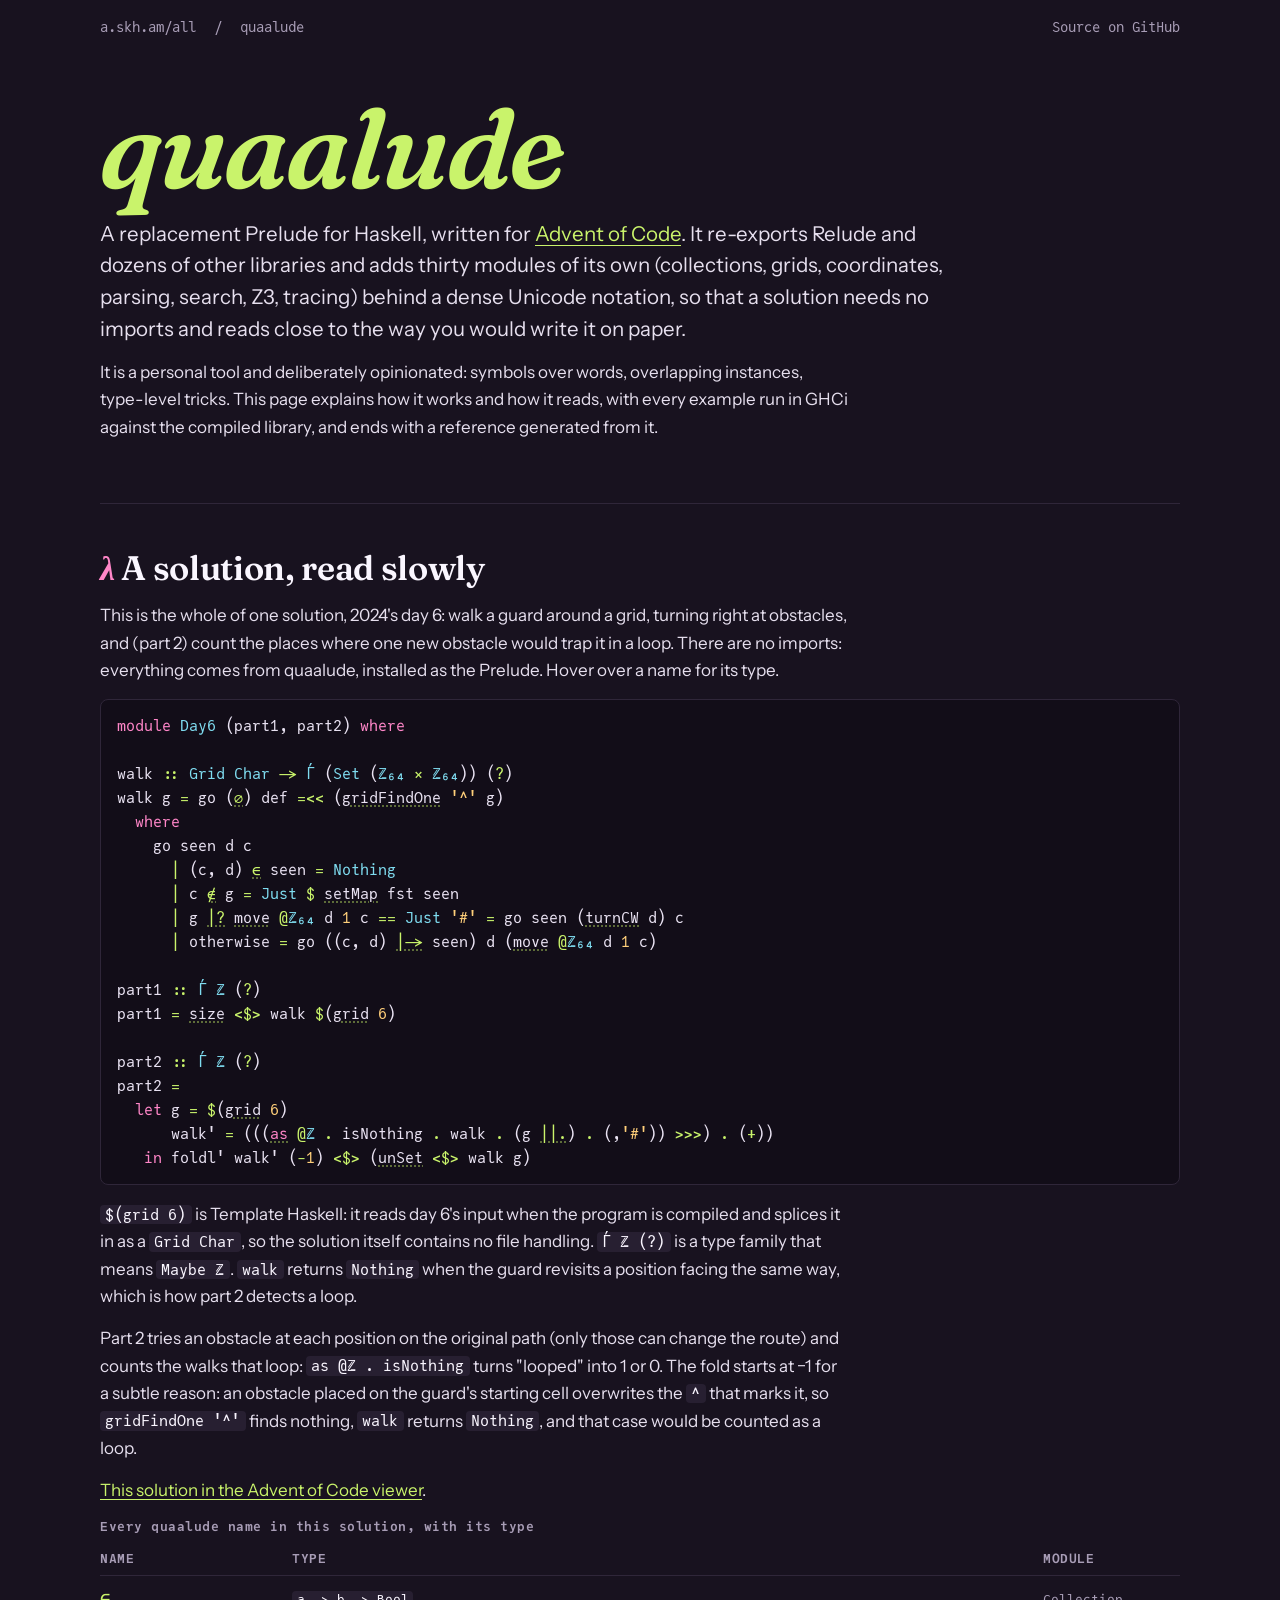
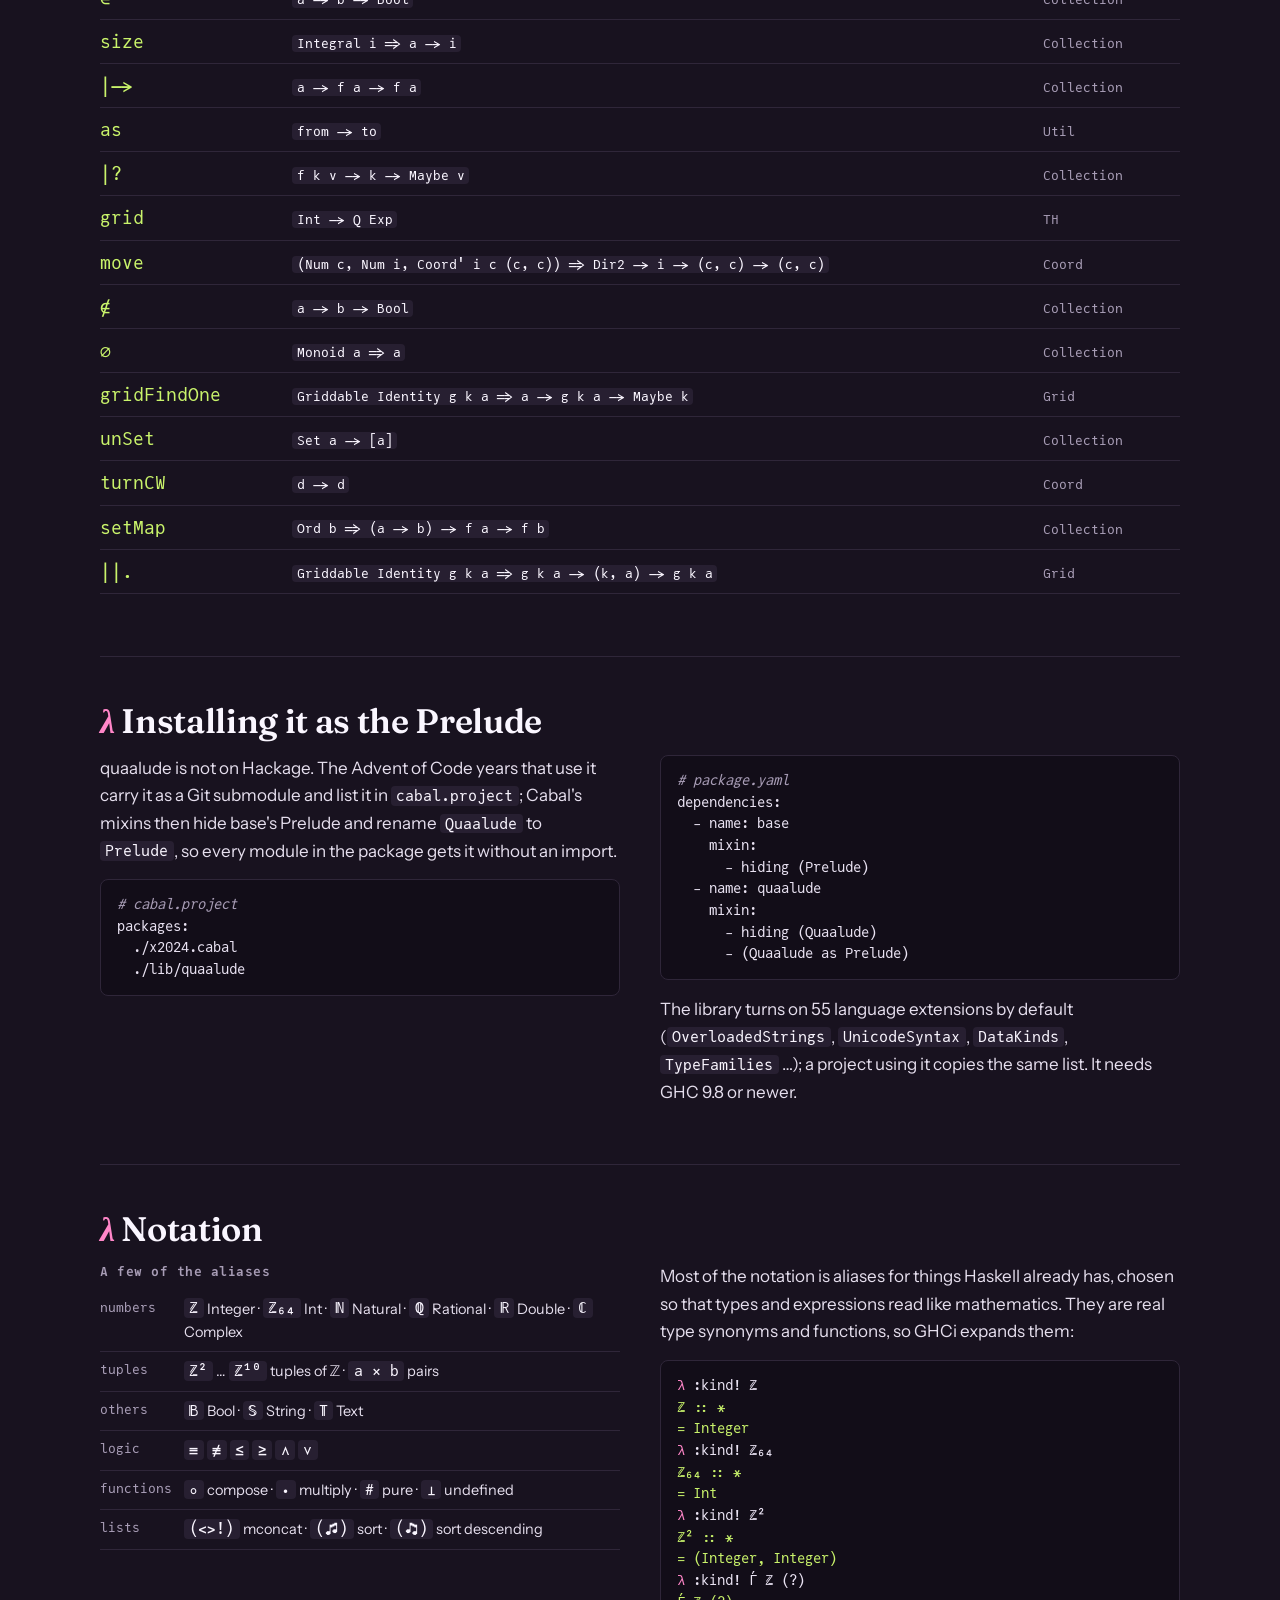
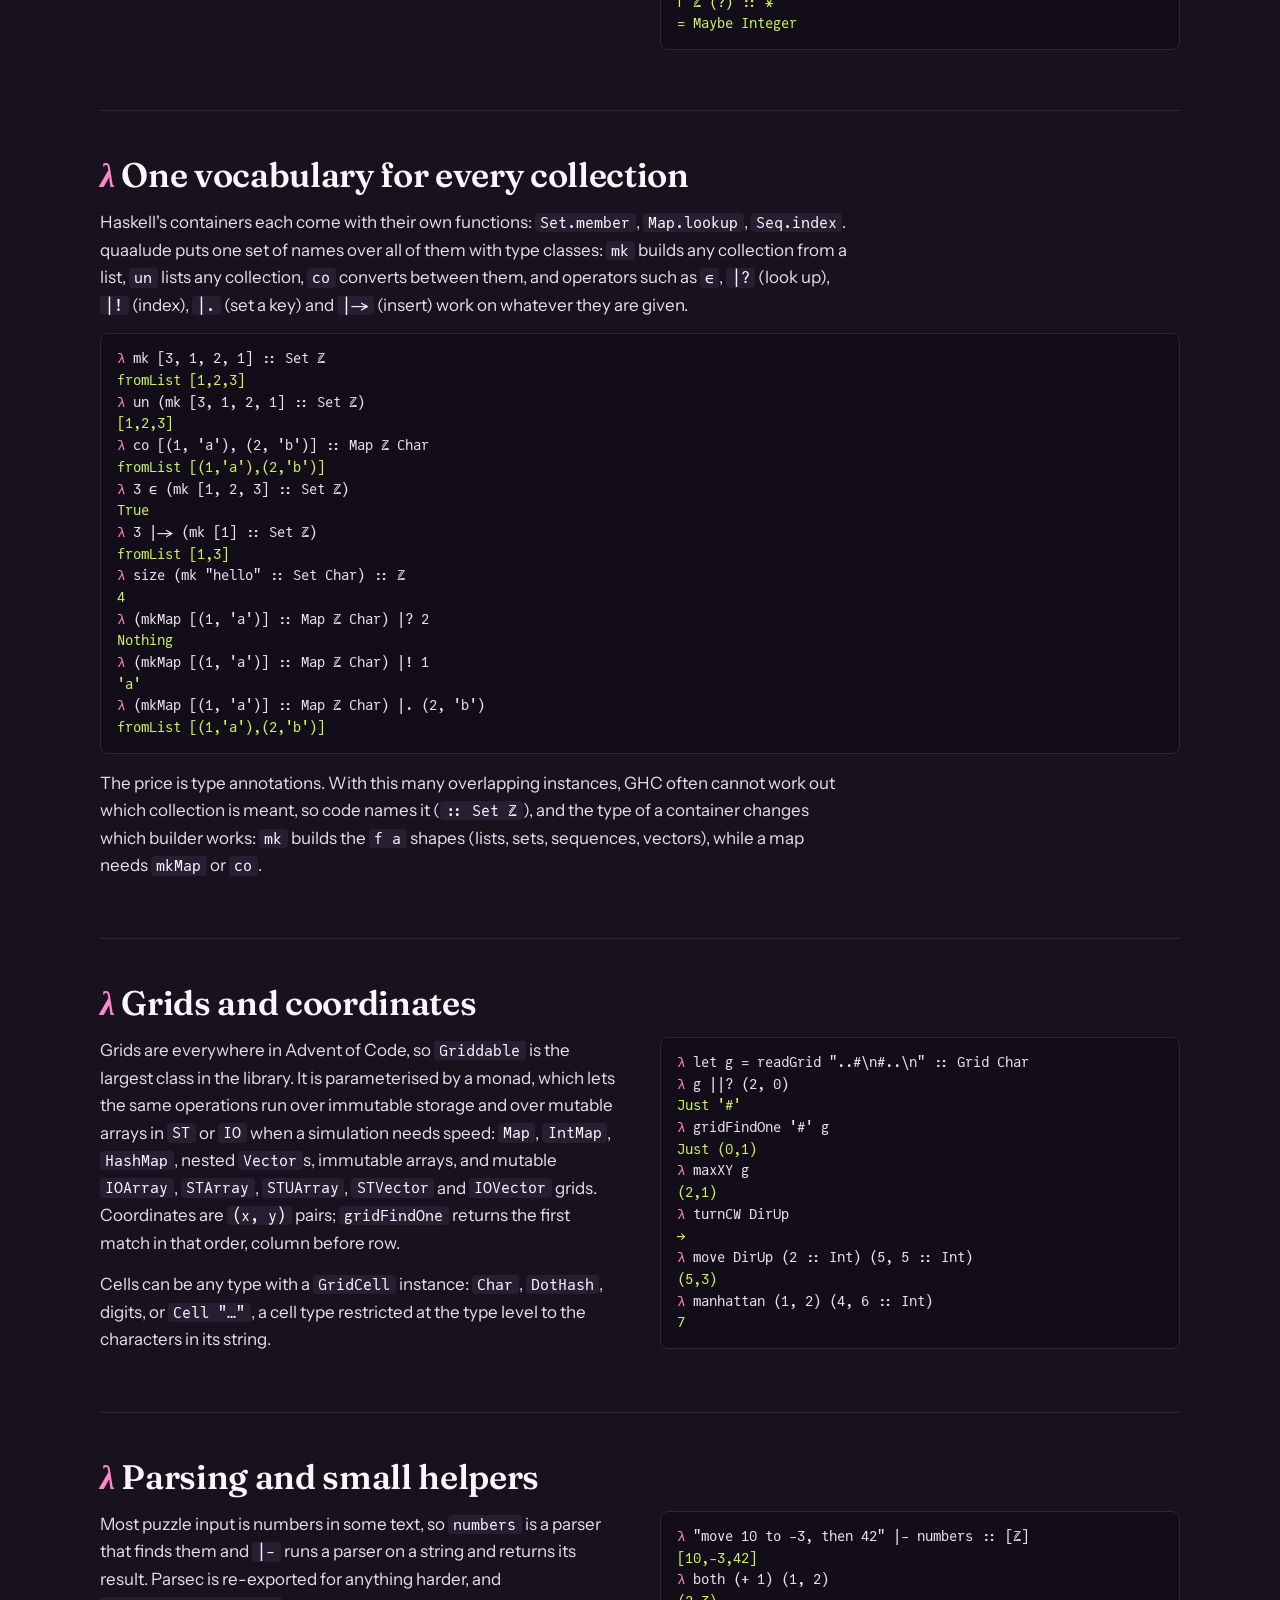
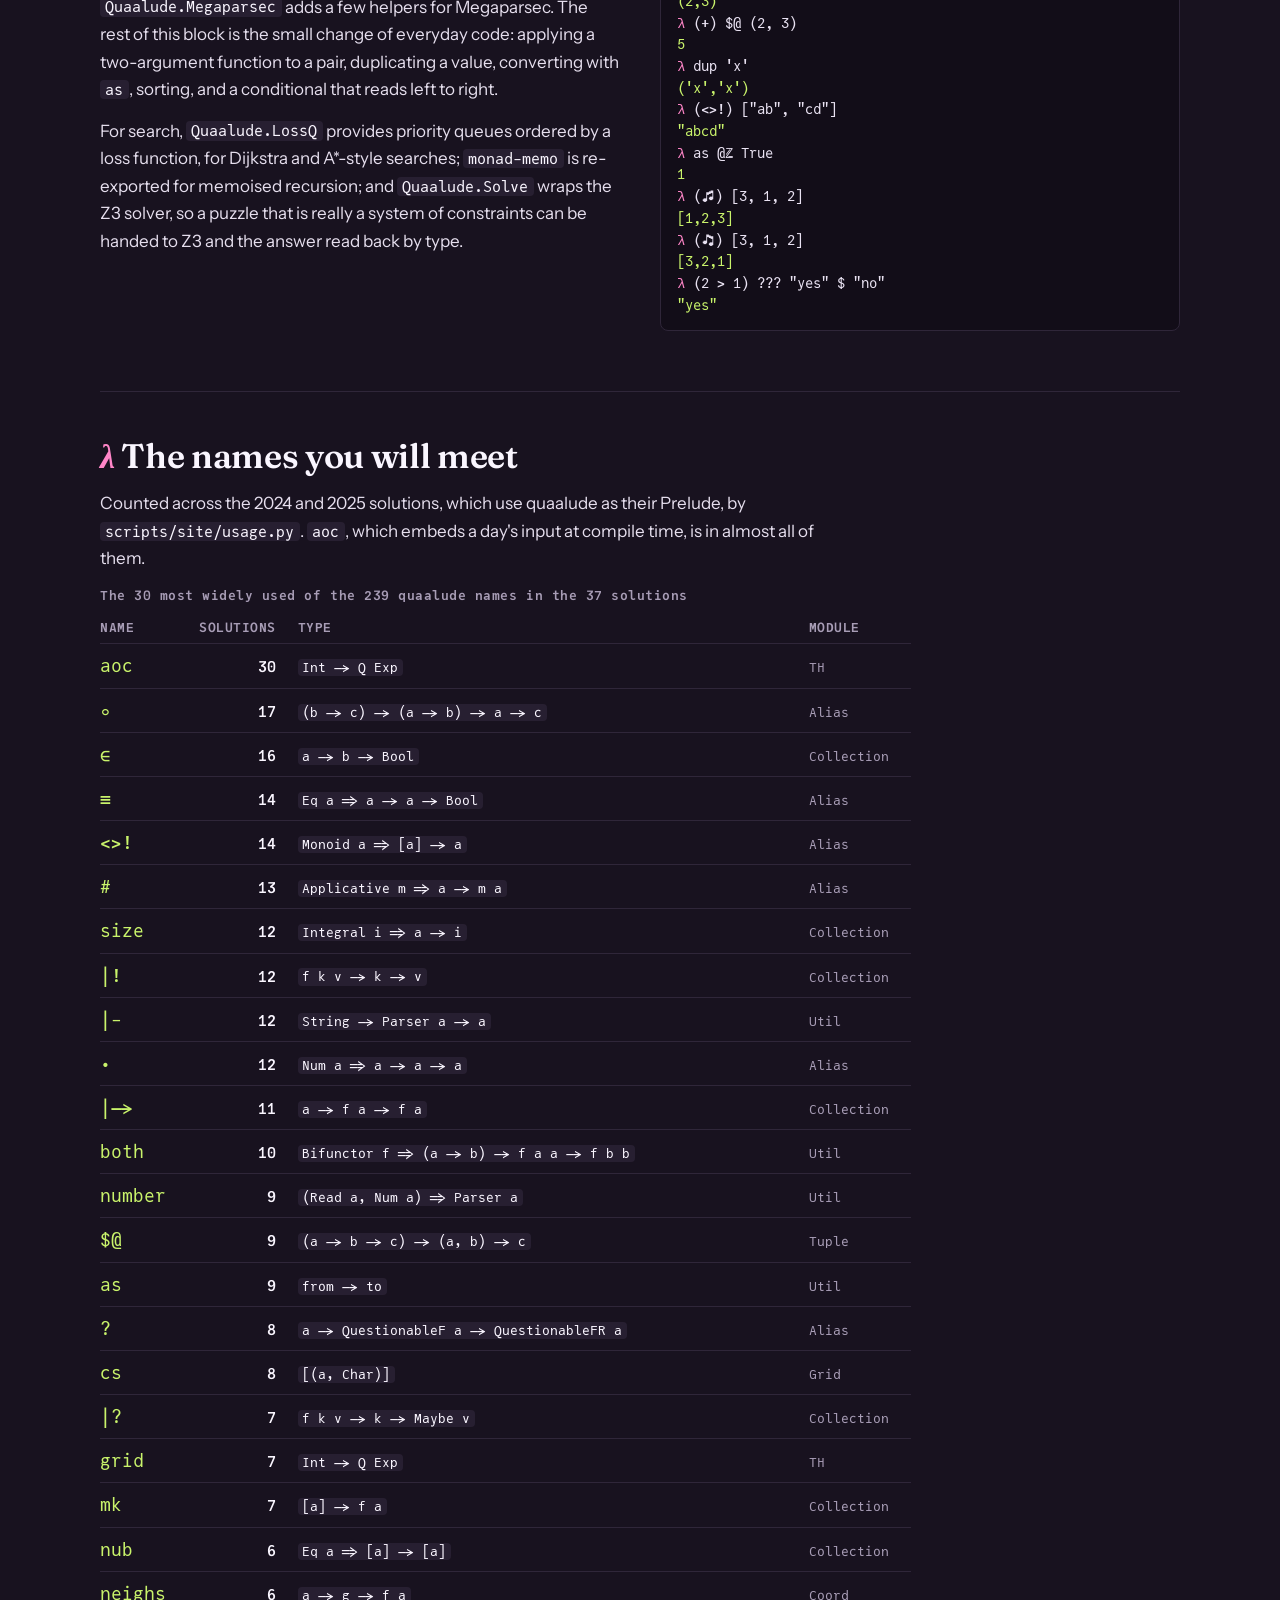
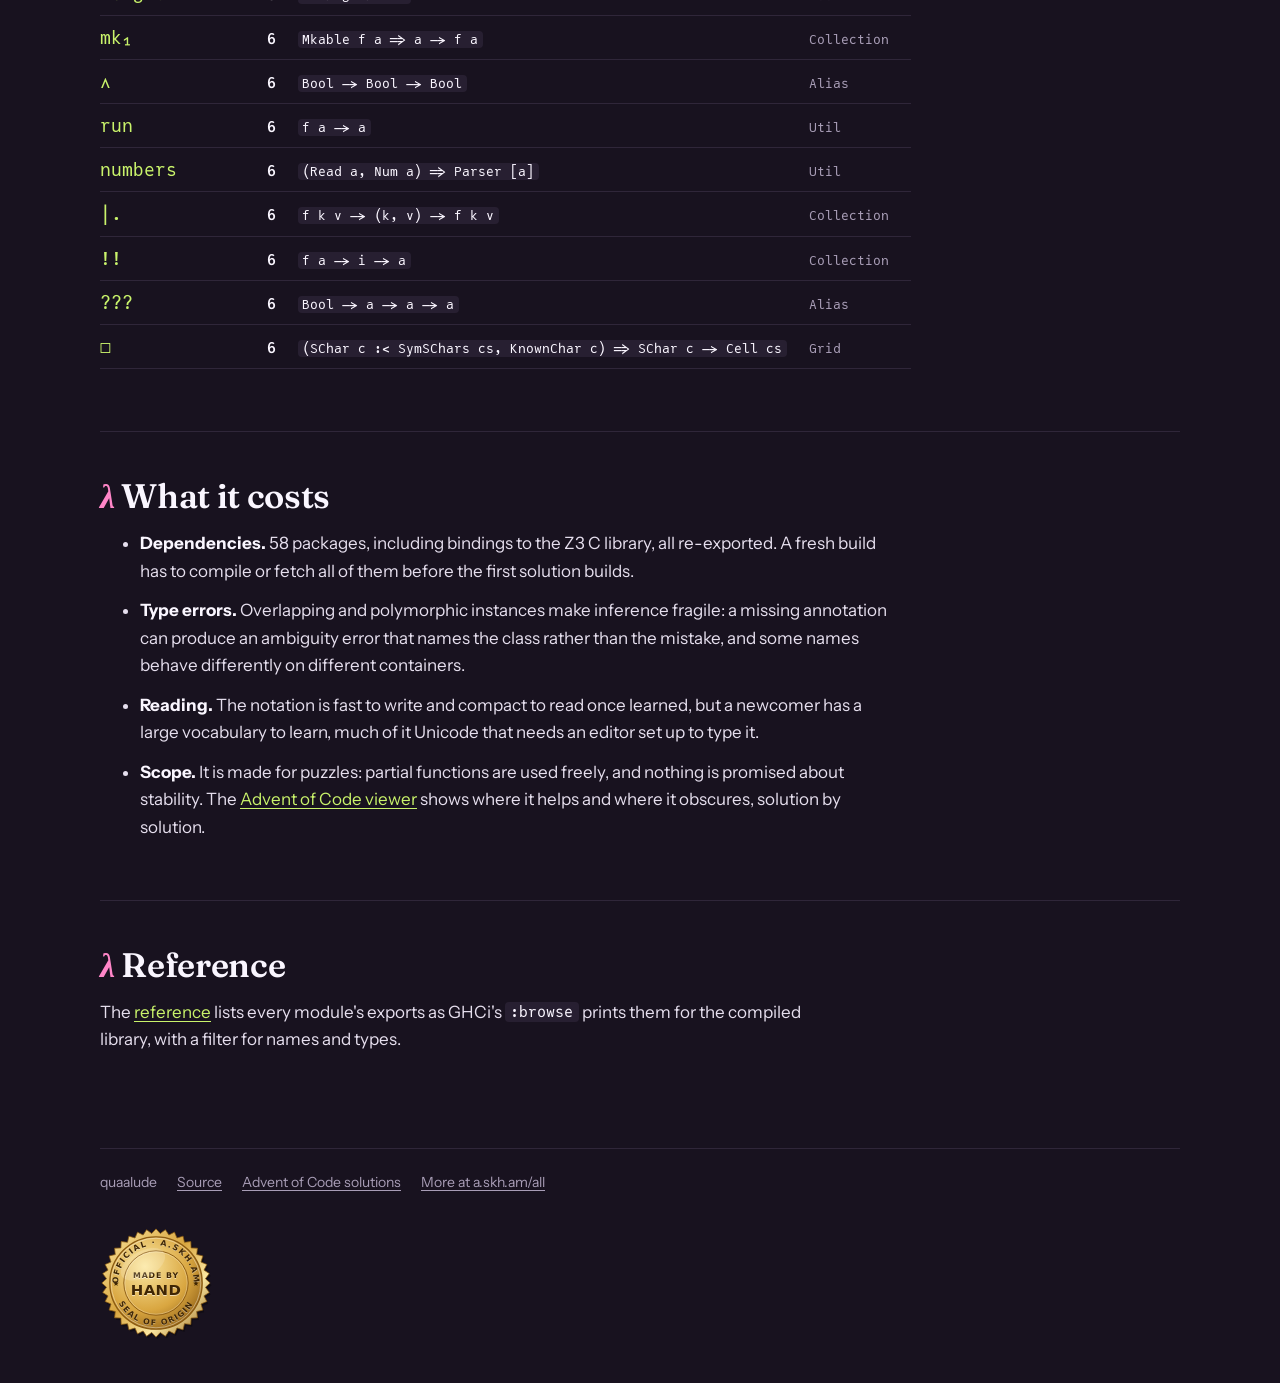
<file: index.html>
<!doctype html>
<html lang="en">
<head>
<meta charset="utf-8">
<meta name="a.skh.am:made" content="hand">
<meta name="viewport" content="width=device-width,initial-scale=1">
<title>quaalude · a custom Haskell prelude for Advent of Code</title>
<meta name="description" content="quaalude is a replacement Prelude for Haskell, written for Advent of Code: Relude and about sixty libraries plus thirty modules of collections, grids, coordinates, parsing, search and Z3 helpers behind a dense Unicode notation, so a solution needs no imports. A guide with GHCi examples, the names real solutions use most, and a reference generated from the compiled library.">
<meta name="theme-color" content="#18121f">
<meta name="color-scheme" content="dark">
<meta name="a.skh.am:group" content="libraries">
<link rel="icon" href="assets/icon.svg" type="image/svg+xml">
<link rel="stylesheet" href="assets/fonts/fonts.css">
<link rel="stylesheet" href="assets/base.css">
<link rel="stylesheet" href="assets/style.css">
</head>
<body>
<a class="skip" href="#main">Skip to content</a>
<div class="wrap">
<nav class="topbar" aria-label="Site">
  <a href="https://a.skh.am/all/">a.skh.am/all</a><span aria-hidden="true">/</span><span>quaalude</span>
  <a class="src" href="https://github.com/harryaskham/quaalude">Source on GitHub</a>
</nav>

<main id="main">
<header class="intro">
  <h1>quaalude</h1>
  <p class="lede">A replacement Prelude for Haskell, written for <a href="https://a.skh.am/advent/">Advent of Code</a>. It re-exports Relude and dozens of other libraries and adds thirty modules of its own (collections, grids, coordinates, parsing, search, Z3, tracing) behind a dense Unicode notation, so that a solution needs no imports and reads close to the way you would write it on paper.</p>
  <p>It is a personal tool and deliberately opinionated: symbols over words, overlapping instances, type-level tricks. This page explains how it works and how it reads, with every example run in GHCi against the compiled library, and ends with a reference generated from it.</p>
</header>

<section class="part" aria-labelledby="h-read">
  <h2 id="h-read">A solution, read slowly</h2>
  <p>This is the whole of one solution, 2024's day 6: walk a guard around a grid, turning right at obstacles, and (part 2) count the places where one new obstacle would trap it in a loop. There are no imports: everything comes from quaalude, installed as the Prelude. Hover over a name for its type.</p>
  <!-- gen:showcase -->
<pre class="code" tabindex="0"><code><span class="kw">module</span> <span class="ty">Day6</span> (part1, part2) <span class="kw">where</span>

walk <span class="op">::</span> <span class="ty">Grid</span> <span class="ty">Char</span> <span class="op">-&gt;</span> <span class="ty">Ѓ</span> (<span class="ty">Set</span> (<span class="ty">ℤ₆₄</span> <span class="op">×</span> <span class="ty">ℤ₆₄</span>)) (<span class="op">?</span>)
walk g <span class="op">=</span> go (<abbr title="∅ :: Monoid a =&gt; a   (Collection)"><span class="op">∅</span></abbr>) def <span class="op">=&lt;&lt;</span> (<abbr title="gridFindOne :: Griddable Identity g k a =&gt; a -&gt; g k a -&gt; Maybe k   (Grid)">gridFindOne</abbr> <span class="st">&#x27;^&#x27;</span> g)
  <span class="kw">where</span>
    go seen d c
      <span class="op">|</span> (c, d) <abbr title="∈ :: a -&gt; b -&gt; Bool   (Collection)"><span class="op">∈</span></abbr> seen <span class="op">=</span> <span class="ty">Nothing</span>
      <span class="op">|</span> c <abbr title="∉ :: a -&gt; b -&gt; Bool   (Collection)"><span class="op">∉</span></abbr> g <span class="op">=</span> <span class="ty">Just</span> <span class="op">$</span> <abbr title="setMap :: Ord b =&gt; (a -&gt; b) -&gt; f a -&gt; f b   (Collection)">setMap</abbr> fst seen
      <span class="op">|</span> g <abbr title="|? :: f k v -&gt; k -&gt; Maybe v   (Collection)"><span class="op">|?</span></abbr> <abbr title="move :: (Num c, Num i, Coord&#x27; i c (c, c)) =&gt; Dir2 -&gt; i -&gt; (c, c) -&gt; (c, c)   (Coord)">move</abbr> <span class="op">@</span><span class="ty">ℤ₆₄</span> d <span class="nu">1</span> c <span class="op">==</span> <span class="ty">Just</span> <span class="st">&#x27;#&#x27;</span> <span class="op">=</span> go seen (<abbr title="turnCW :: d -&gt; d   (Coord)">turnCW</abbr> d) c
      <span class="op">|</span> otherwise <span class="op">=</span> go ((c, d) <abbr title="|-&gt; :: a -&gt; f a -&gt; f a   (Collection)"><span class="op">|-&gt;</span></abbr> seen) d (<abbr title="move :: (Num c, Num i, Coord&#x27; i c (c, c)) =&gt; Dir2 -&gt; i -&gt; (c, c) -&gt; (c, c)   (Coord)">move</abbr> <span class="op">@</span><span class="ty">ℤ₆₄</span> d <span class="nu">1</span> c)

part1 <span class="op">::</span> <span class="ty">Ѓ</span> <span class="ty">ℤ</span> (<span class="op">?</span>)
part1 <span class="op">=</span> <abbr title="size :: Integral i =&gt; a -&gt; i   (Collection)">size</abbr> <span class="op">&lt;$&gt;</span> walk <span class="op">$</span>(<abbr title="grid :: Int -&gt; Q Exp   (TH)">grid</abbr> <span class="nu">6</span>)

part2 <span class="op">::</span> <span class="ty">Ѓ</span> <span class="ty">ℤ</span> (<span class="op">?</span>)
part2 <span class="op">=</span>
  <span class="kw">let</span> g <span class="op">=</span> <span class="op">$</span>(<abbr title="grid :: Int -&gt; Q Exp   (TH)">grid</abbr> <span class="nu">6</span>)
      walk&#x27; <span class="op">=</span> (((<abbr title="as :: from -&gt; to   (Util)"><span class="kw">as</span></abbr> <span class="op">@</span><span class="ty">ℤ</span> <span class="op">.</span> isNothing <span class="op">.</span> walk <span class="op">.</span> (g <abbr title="||. :: Griddable Identity g k a =&gt; g k a -&gt; (k, a) -&gt; g k a   (Grid)"><span class="op">||.</span></abbr>) <span class="op">.</span> (,<span class="st">&#x27;#&#x27;</span>)) <span class="op">&gt;&gt;&gt;</span>) <span class="op">.</span> (<span class="op">+</span>))
   <span class="kw">in</span> foldl&#x27; walk&#x27; (<span class="op">-</span><span class="nu">1</span>) <span class="op">&lt;$&gt;</span> (<abbr title="unSet :: Set a -&gt; [a]   (Collection)">unSet</abbr> <span class="op">&lt;$&gt;</span> walk g)</code></pre>
<!-- /gen -->
  <div class="cols">
    <div>
      <p><code>$(grid 6)</code> is Template Haskell: it reads day 6's input when the program is compiled and splices it in as a <code>Grid Char</code>, so the solution itself contains no file handling. <code>Ѓ ℤ (?)</code> is a type family that means <code>Maybe ℤ</code>. <code>walk</code> returns <code>Nothing</code> when the guard revisits a position facing the same way, which is how part 2 detects a loop.</p>
      <p>Part 2 tries an obstacle at each position on the original path (only those can change the route) and counts the walks that loop: <code>as @ℤ . isNothing</code> turns "looped" into 1 or 0. The fold starts at −1 for a subtle reason: an obstacle placed on the guard's starting cell overwrites the <code>^</code> that marks it, so <code>gridFindOne '^'</code> finds nothing, <code>walk</code> returns <code>Nothing</code>, and that case would be counted as a loop.</p>
      <p><a href="https://a.skh.am/advent/#/2024/6">This solution in the Advent of Code viewer</a>.</p>
    </div>
  </div>
  <div class="table-wrap">
      <!-- gen:glossary -->
<table class="gloss"><caption>Every quaalude name in this solution, with its type</caption>
<thead><tr><th scope="col">Name</th><th scope="col">Type</th><th scope="col">Module</th></tr></thead>
<tbody>
<tr><td><code class="sym">∈</code></td><td><code>a -&gt; b -&gt; Bool</code></td><td class="mod">Collection</td></tr>
<tr><td><code class="sym">size</code></td><td><code>Integral i =&gt; a -&gt; i</code></td><td class="mod">Collection</td></tr>
<tr><td><code class="sym">|-&gt;</code></td><td><code>a -&gt; f a -&gt; f a</code></td><td class="mod">Collection</td></tr>
<tr><td><code class="sym">as</code></td><td><code>from -&gt; to</code></td><td class="mod">Util</td></tr>
<tr><td><code class="sym">|?</code></td><td><code>f k v -&gt; k -&gt; Maybe v</code></td><td class="mod">Collection</td></tr>
<tr><td><code class="sym">grid</code></td><td><code>Int -&gt; Q Exp</code></td><td class="mod">TH</td></tr>
<tr><td><code class="sym">move</code></td><td><code>(Num c, Num i, Coord&#x27; i c (c, c)) =&gt; Dir2 -&gt; i -&gt; (c, c) -&gt; (c, c)</code></td><td class="mod">Coord</td></tr>
<tr><td><code class="sym">∉</code></td><td><code>a -&gt; b -&gt; Bool</code></td><td class="mod">Collection</td></tr>
<tr><td><code class="sym">∅</code></td><td><code>Monoid a =&gt; a</code></td><td class="mod">Collection</td></tr>
<tr><td><code class="sym">gridFindOne</code></td><td><code>Griddable Identity g k a =&gt; a -&gt; g k a -&gt; Maybe k</code></td><td class="mod">Grid</td></tr>
<tr><td><code class="sym">unSet</code></td><td><code>Set a -&gt; [a]</code></td><td class="mod">Collection</td></tr>
<tr><td><code class="sym">turnCW</code></td><td><code>d -&gt; d</code></td><td class="mod">Coord</td></tr>
<tr><td><code class="sym">setMap</code></td><td><code>Ord b =&gt; (a -&gt; b) -&gt; f a -&gt; f b</code></td><td class="mod">Collection</td></tr>
<tr><td><code class="sym">||.</code></td><td><code>Griddable Identity g k a =&gt; g k a -&gt; (k, a) -&gt; g k a</code></td><td class="mod">Grid</td></tr>
</tbody></table>
<!-- /gen -->
  </div>
</section>

<section class="part" aria-labelledby="h-setup">
  <h2 id="h-setup">Installing it as the Prelude</h2>
  <div class="cols">
    <div>
      <p>quaalude is not on Hackage. The Advent of Code years that use it carry it as a Git submodule and list it in <code>cabal.project</code>; Cabal's mixins then hide base's Prelude and rename <code>Quaalude</code> to <code>Prelude</code>, so every module in the package gets it without an import.</p>
<pre tabindex="0"><code><span class="c"># cabal.project</span>
packages:
  ./x2024.cabal
  ./lib/quaalude</code></pre>
    </div>
    <div>
<pre tabindex="0"><code><span class="c"># package.yaml</span>
dependencies:
  - name: base
    mixin:
      - hiding (Prelude)
  - name: quaalude
    mixin:
      - hiding (Quaalude)
      - (Quaalude as Prelude)</code></pre>
      <p>The library turns on 55 language extensions by default (<code>OverloadedStrings</code>, <code>UnicodeSyntax</code>, <code>DataKinds</code>, <code>TypeFamilies</code> …); a project using it copies the same list. It needs GHC 9.8 or newer.</p>
    </div>
  </div>
</section>

<section class="part" aria-labelledby="h-notation">
  <h2 id="h-notation">Notation</h2>
  <div class="cols">
    <div class="table-wrap">
      <table class="notation">
        <caption>A few of the aliases</caption>
        <tbody>
          <tr><th scope="row">numbers</th><td><code>ℤ</code> Integer · <code>ℤ₆₄</code> Int · <code>ℕ</code> Natural · <code>ℚ</code> Rational · <code>ℝ</code> Double · <code>ℂ</code> Complex</td></tr>
          <tr><th scope="row">tuples</th><td><code>ℤ²</code> … <code>ℤ¹⁰</code> tuples of ℤ · <code>a × b</code> pairs</td></tr>
          <tr><th scope="row">others</th><td><code>𝔹</code> Bool · <code>𝕊</code> String · <code>𝕋</code> Text</td></tr>
          <tr><th scope="row">logic</th><td><code>≡</code> <code>≢</code> <code>≤</code> <code>≥</code> <code>∧</code> <code>∨</code></td></tr>
          <tr><th scope="row">functions</th><td><code>∘</code> compose · <code>⋅</code> multiply · <code>#</code> pure · <code>⊥</code> undefined</td></tr>
          <tr><th scope="row">lists</th><td><code>(<>!)</code> mconcat · <code>(🎜)</code> sort · <code>(🎝)</code> sort descending</td></tr>
        </tbody>
      </table>
      </div>
    <div>
      <p>Most of the notation is aliases for things Haskell already has, chosen so that types and expressions read like mathematics. They are real type synonyms and functions, so GHCi expands them:</p>
      <!-- gen:ghci-notation -->
<pre class="ghci" tabindex="0" aria-label="GHCi session"><code><span class="p">λ</span> :kind! ℤ
<span class="o">ℤ :: *
= Integer</span>
<span class="p">λ</span> :kind! ℤ₆₄
<span class="o">ℤ₆₄ :: *
= Int</span>
<span class="p">λ</span> :kind! ℤ²
<span class="o">ℤ² :: *
= (Integer, Integer)</span>
<span class="p">λ</span> :kind! Ѓ ℤ (?)
<span class="o">Ѓ ℤ (?) :: *
= Maybe Integer</span></code></pre>
<!-- /gen -->
    </div>
  </div>
</section>

<section class="part" aria-labelledby="h-coll">
  <h2 id="h-coll">One vocabulary for every collection</h2>
  <p>Haskell's containers each come with their own functions: <code>Set.member</code>, <code>Map.lookup</code>, <code>Seq.index</code>. quaalude puts one set of names over all of them with type classes: <code>mk</code> builds any collection from a list, <code>un</code> lists any collection, <code>co</code> converts between them, and operators such as <code>∈</code>, <code>|?</code> (look up), <code>|!</code> (index), <code>|.</code> (set a key) and <code>|-&gt;</code> (insert) work on whatever they are given.</p>
  <!-- gen:ghci-collections -->
<pre class="ghci" tabindex="0" aria-label="GHCi session"><code><span class="p">λ</span> mk [3, 1, 2, 1] :: Set ℤ
<span class="o">fromList [1,2,3]</span>
<span class="p">λ</span> un (mk [3, 1, 2, 1] :: Set ℤ)
<span class="o">[1,2,3]</span>
<span class="p">λ</span> co [(1, &#x27;a&#x27;), (2, &#x27;b&#x27;)] :: Map ℤ Char
<span class="o">fromList [(1,&#x27;a&#x27;),(2,&#x27;b&#x27;)]</span>
<span class="p">λ</span> 3 ∈ (mk [1, 2, 3] :: Set ℤ)
<span class="o">True</span>
<span class="p">λ</span> 3 |-&gt; (mk [1] :: Set ℤ)
<span class="o">fromList [1,3]</span>
<span class="p">λ</span> size (mk &quot;hello&quot; :: Set Char) :: ℤ
<span class="o">4</span>
<span class="p">λ</span> (mkMap [(1, &#x27;a&#x27;)] :: Map ℤ Char) |? 2
<span class="o">Nothing</span>
<span class="p">λ</span> (mkMap [(1, &#x27;a&#x27;)] :: Map ℤ Char) |! 1
<span class="o">&#x27;a&#x27;</span>
<span class="p">λ</span> (mkMap [(1, &#x27;a&#x27;)] :: Map ℤ Char) |. (2, &#x27;b&#x27;)
<span class="o">fromList [(1,&#x27;a&#x27;),(2,&#x27;b&#x27;)]</span></code></pre>
<!-- /gen -->
  <p>The price is type annotations. With this many overlapping instances, GHC often cannot work out which collection is meant, so code names it (<code>:: Set ℤ</code>), and the type of a container changes which builder works: <code>mk</code> builds the <code>f a</code> shapes (lists, sets, sequences, vectors), while a map needs <code>mkMap</code> or <code>co</code>.</p>
</section>

<section class="part" aria-labelledby="h-grid">
  <h2 id="h-grid">Grids and coordinates</h2>
  <div class="cols">
    <div>
      <p>Grids are everywhere in Advent of Code, so <code>Griddable</code> is the largest class in the library. It is parameterised by a monad, which lets the same operations run over immutable storage and over mutable arrays in <code>ST</code> or <code>IO</code> when a simulation needs speed: <code>Map</code>, <code>IntMap</code>, <code>HashMap</code>, nested <code>Vector</code>s, immutable arrays, and mutable <code>IOArray</code>, <code>STArray</code>, <code>STUArray</code>, <code>STVector</code> and <code>IOVector</code> grids. Coordinates are <code>(x, y)</code> pairs; <code>gridFindOne</code> returns the first match in that order, column before row.</p>
      <p>Cells can be any type with a <code>GridCell</code> instance: <code>Char</code>, <code>DotHash</code>, digits, or <code>Cell "…"</code>, a cell type restricted at the type level to the characters in its string.</p>
    </div>
    <div>
      <!-- gen:ghci-grid -->
<pre class="ghci" tabindex="0" aria-label="GHCi session"><code><span class="p">λ</span> let g = readGrid &quot;..#\n#..\n&quot; :: Grid Char
<span class="p">λ</span> g ||? (2, 0)
<span class="o">Just &#x27;#&#x27;</span>
<span class="p">λ</span> gridFindOne &#x27;#&#x27; g
<span class="o">Just (0,1)</span>
<span class="p">λ</span> maxXY g
<span class="o">(2,1)</span>
<span class="p">λ</span> turnCW DirUp
<span class="o">→</span>
<span class="p">λ</span> move DirUp (2 :: Int) (5, 5 :: Int)
<span class="o">(5,3)</span>
<span class="p">λ</span> manhattan (1, 2) (4, 6 :: Int)
<span class="o">7</span></code></pre>
<!-- /gen -->
    </div>
  </div>
</section>

<section class="part" aria-labelledby="h-small">
  <h2 id="h-small">Parsing and small helpers</h2>
  <div class="cols">
    <div>
      <p>Most puzzle input is numbers in some text, so <code>numbers</code> is a parser that finds them and <code>|-</code> runs a parser on a string and returns its result. Parsec is re-exported for anything harder, and <code>Quaalude.Megaparsec</code> adds a few helpers for Megaparsec. The rest of this block is the small change of everyday code: applying a two-argument function to a pair, duplicating a value, converting with <code>as</code>, sorting, and a conditional that reads left to right.</p>
      <p>For search, <code>Quaalude.LossQ</code> provides priority queues ordered by a loss function, for Dijkstra and A*-style searches; <code>monad-memo</code> is re-exported for memoised recursion; and <code>Quaalude.Solve</code> wraps the Z3 solver, so a puzzle that is really a system of constraints can be handed to Z3 and the answer read back by type.</p>
    </div>
    <div>
      <!-- gen:ghci-small -->
<pre class="ghci" tabindex="0" aria-label="GHCi session"><code><span class="p">λ</span> &quot;move 10 to -3, then 42&quot; |- numbers :: [ℤ]
<span class="o">[10,-3,42]</span>
<span class="p">λ</span> both (+ 1) (1, 2)
<span class="o">(2,3)</span>
<span class="p">λ</span> (+) $@ (2, 3)
<span class="o">5</span>
<span class="p">λ</span> dup &#x27;x&#x27;
<span class="o">(&#x27;x&#x27;,&#x27;x&#x27;)</span>
<span class="p">λ</span> (&lt;&gt;!) [&quot;ab&quot;, &quot;cd&quot;]
<span class="o">&quot;abcd&quot;</span>
<span class="p">λ</span> as @ℤ True
<span class="o">1</span>
<span class="p">λ</span> (🎜) [3, 1, 2]
<span class="o">[1,2,3]</span>
<span class="p">λ</span> (🎝) [3, 1, 2]
<span class="o">[3,2,1]</span>
<span class="p">λ</span> (2 &gt; 1) ??? &quot;yes&quot; $ &quot;no&quot;
<span class="o">&quot;yes&quot;</span></code></pre>
<!-- /gen -->
    </div>
  </div>
</section>

<section class="part" aria-labelledby="h-usage">
  <h2 id="h-usage">The names you will meet</h2>
  <p>Counted across the 2024 and 2025 solutions, which use quaalude as their Prelude, by <code>scripts/site/usage.py</code>. <code>aoc</code>, which embeds a day's input at compile time, is in almost all of them.</p>
  <div class="table-wrap" tabindex="0">
    <!-- gen:usage -->
<table class="usage"><caption>The 30 most widely used of the 239 quaalude names in the 37 solutions</caption>
<thead><tr><th scope="col">Name</th><th scope="col" class="num">Solutions</th><th scope="col">Type</th><th scope="col">Module</th></tr></thead>
<tbody>
<tr><td><code class="sym">aoc</code></td><td class="num">30</td><td><code>Int -&gt; Q Exp</code></td><td class="mod">TH</td></tr>
<tr><td><code class="sym">∘</code></td><td class="num">17</td><td><code>(b -&gt; c) -&gt; (a -&gt; b) -&gt; a -&gt; c</code></td><td class="mod">Alias</td></tr>
<tr><td><code class="sym">∈</code></td><td class="num">16</td><td><code>a -&gt; b -&gt; Bool</code></td><td class="mod">Collection</td></tr>
<tr><td><code class="sym">≡</code></td><td class="num">14</td><td><code>Eq a =&gt; a -&gt; a -&gt; Bool</code></td><td class="mod">Alias</td></tr>
<tr><td><code class="sym">&lt;&gt;!</code></td><td class="num">14</td><td><code>Monoid a =&gt; [a] -&gt; a</code></td><td class="mod">Alias</td></tr>
<tr><td><code class="sym">#</code></td><td class="num">13</td><td><code>Applicative m =&gt; a -&gt; m a</code></td><td class="mod">Alias</td></tr>
<tr><td><code class="sym">size</code></td><td class="num">12</td><td><code>Integral i =&gt; a -&gt; i</code></td><td class="mod">Collection</td></tr>
<tr><td><code class="sym">|!</code></td><td class="num">12</td><td><code>f k v -&gt; k -&gt; v</code></td><td class="mod">Collection</td></tr>
<tr><td><code class="sym">|-</code></td><td class="num">12</td><td><code>String -&gt; Parser a -&gt; a</code></td><td class="mod">Util</td></tr>
<tr><td><code class="sym">⋅</code></td><td class="num">12</td><td><code>Num a =&gt; a -&gt; a -&gt; a</code></td><td class="mod">Alias</td></tr>
<tr><td><code class="sym">|-&gt;</code></td><td class="num">11</td><td><code>a -&gt; f a -&gt; f a</code></td><td class="mod">Collection</td></tr>
<tr><td><code class="sym">both</code></td><td class="num">10</td><td><code>Bifunctor f =&gt; (a -&gt; b) -&gt; f a a -&gt; f b b</code></td><td class="mod">Util</td></tr>
<tr><td><code class="sym">number</code></td><td class="num">9</td><td><code>(Read a, Num a) =&gt; Parser a</code></td><td class="mod">Util</td></tr>
<tr><td><code class="sym">$@</code></td><td class="num">9</td><td><code>(a -&gt; b -&gt; c) -&gt; (a, b) -&gt; c</code></td><td class="mod">Tuple</td></tr>
<tr><td><code class="sym">as</code></td><td class="num">9</td><td><code>from -&gt; to</code></td><td class="mod">Util</td></tr>
<tr><td><code class="sym">?</code></td><td class="num">8</td><td><code>a -&gt; QuestionableF a -&gt; QuestionableFR a</code></td><td class="mod">Alias</td></tr>
<tr><td><code class="sym">cs</code></td><td class="num">8</td><td><code>[(a, Char)]</code></td><td class="mod">Grid</td></tr>
<tr><td><code class="sym">|?</code></td><td class="num">7</td><td><code>f k v -&gt; k -&gt; Maybe v</code></td><td class="mod">Collection</td></tr>
<tr><td><code class="sym">grid</code></td><td class="num">7</td><td><code>Int -&gt; Q Exp</code></td><td class="mod">TH</td></tr>
<tr><td><code class="sym">mk</code></td><td class="num">7</td><td><code>[a] -&gt; f a</code></td><td class="mod">Collection</td></tr>
<tr><td><code class="sym">nub</code></td><td class="num">6</td><td><code>Eq a =&gt; [a] -&gt; [a]</code></td><td class="mod">Collection</td></tr>
<tr><td><code class="sym">neighs</code></td><td class="num">6</td><td><code>a -&gt; g -&gt; f a</code></td><td class="mod">Coord</td></tr>
<tr><td><code class="sym">mk₁</code></td><td class="num">6</td><td><code>Mkable f a =&gt; a -&gt; f a</code></td><td class="mod">Collection</td></tr>
<tr><td><code class="sym">∧</code></td><td class="num">6</td><td><code>Bool -&gt; Bool -&gt; Bool</code></td><td class="mod">Alias</td></tr>
<tr><td><code class="sym">run</code></td><td class="num">6</td><td><code>f a -&gt; a</code></td><td class="mod">Util</td></tr>
<tr><td><code class="sym">numbers</code></td><td class="num">6</td><td><code>(Read a, Num a) =&gt; Parser [a]</code></td><td class="mod">Util</td></tr>
<tr><td><code class="sym">|.</code></td><td class="num">6</td><td><code>f k v -&gt; (k, v) -&gt; f k v</code></td><td class="mod">Collection</td></tr>
<tr><td><code class="sym">!!</code></td><td class="num">6</td><td><code>f a -&gt; i -&gt; a</code></td><td class="mod">Collection</td></tr>
<tr><td><code class="sym">???</code></td><td class="num">6</td><td><code>Bool -&gt; a -&gt; a -&gt; a</code></td><td class="mod">Alias</td></tr>
<tr><td><code class="sym">□</code></td><td class="num">6</td><td><code>(SChar c :&lt; SymSChars cs, KnownChar c) =&gt; SChar c -&gt; Cell cs</code></td><td class="mod">Grid</td></tr>
</tbody></table>
<!-- /gen -->
  </div>
</section>

<section class="part" aria-labelledby="h-cost">
  <h2 id="h-cost">What it costs</h2>
  <ul class="costs">
    <li><b>Dependencies.</b> 58 packages, including bindings to the Z3 C library, all re-exported. A fresh build has to compile or fetch all of them before the first solution builds.</li>
    <li><b>Type errors.</b> Overlapping and polymorphic instances make inference fragile: a missing annotation can produce an ambiguity error that names the class rather than the mistake, and some names behave differently on different containers.</li>
    <li><b>Reading.</b> The notation is fast to write and compact to read once learned, but a newcomer has a large vocabulary to learn, much of it Unicode that needs an editor set up to type it.</li>
    <li><b>Scope.</b> It is made for puzzles: partial functions are used freely, and nothing is promised about stability. The <a href="https://a.skh.am/advent/">Advent of Code viewer</a> shows where it helps and where it obscures, solution by solution.</li>
  </ul>
</section>

<section class="part" aria-labelledby="h-ref">
  <h2 id="h-ref">Reference</h2>
  <p>The <a href="reference/">reference</a> lists every module's exports as GHCi's <code>:browse</code> prints them for the compiled library, with a filter for names and types.</p>
</section>
</main>

<footer class="foot">
  <span>quaalude</span>
  <a href="https://github.com/harryaskham/quaalude">Source</a>
  <a href="https://a.skh.am/advent/">Advent of Code solutions</a>
  <a href="https://a.skh.am/all/">More at a.skh.am/all</a>
  <div class="skh-made-wrap" style="display:flex;justify-content:flex-start;width:100%;margin:14px 0 4px"><a class="skh-made" data-made="hand" href="https://a.skh.am/made/" title="Made by hand: written by hand, mostly before 2026; since then agents have only cleaned up or fixed bugs" style="display:inline-block;margin:0;padding:0;border:0;background:none;line-height:0;text-decoration:none;vertical-align:middle"><svg role="img" aria-label="Made by hand" viewBox="0 0 120 120" width="112" height="112" style="display:block;width:112px;height:112px;max-width:none;margin:0;overflow:visible"><defs><linearGradient id="skh-seal-hand-foil" x1="0" y1="0" x2="1" y2="1"><stop offset="0" stop-color="#fbe7a1"/><stop offset=".45" stop-color="#d9a640"/><stop offset=".7" stop-color="#fbe7a1"/><stop offset="1" stop-color="#8a5a12"/></linearGradient><radialGradient id="skh-seal-hand-disk" cx=".38" cy=".32" r=".8"><stop offset="0" stop-color="#fbe7a1"/><stop offset=".6" stop-color="#d9a640"/><stop offset="1" stop-color="#8a5a12"/></radialGradient><polygon id="skh-seal-hand-edge" points="60.0,2.0 64.6,7.0 70.1,2.9 73.8,8.6 79.8,5.5 82.5,11.8 89.0,9.8 90.5,16.4 97.3,15.6 97.6,22.4 104.4,22.7 103.6,29.5 110.2,31.0 108.2,37.5 114.5,40.2 111.4,46.2 117.1,49.9 113.0,55.4 118.0,60.0 113.0,64.6 117.1,70.1 111.4,73.8 114.5,79.8 108.2,82.5 110.2,89.0 103.6,90.5 104.4,97.3 97.6,97.6 97.3,104.4 90.5,103.6 89.0,110.2 82.5,108.2 79.8,114.5 73.8,111.4 70.1,117.1 64.6,113.0 60.0,118.0 55.4,113.0 49.9,117.1 46.2,111.4 40.2,114.5 37.5,108.2 31.0,110.2 29.5,103.6 22.7,104.4 22.4,97.6 15.6,97.3 16.4,90.5 9.8,89.0 11.8,82.5 5.5,79.8 8.6,73.8 2.9,70.1 7.0,64.6 2.0,60.0 7.0,55.4 2.9,49.9 8.6,46.2 5.5,40.2 11.8,37.5 9.8,31.0 16.4,29.5 15.6,22.7 22.4,22.4 22.7,15.6 29.5,16.4 31.0,9.8 37.5,11.8 40.2,5.5 46.2,8.6 49.9,2.9 55.4,7.0"/></defs><use href="#skh-seal-hand-edge" transform="translate(1.6 2.4)" style="fill:#000;fill-opacity:.32"/><use href="#skh-seal-hand-edge" style="fill:url(#skh-seal-hand-foil);stroke:#8a5a12;stroke-width:.8"/><circle cx="60" cy="60" r="49.5" style="fill:url(#skh-seal-hand-disk);stroke:#8a5a12;stroke-width:1.4"/><circle cx="60" cy="60" r="48" style="fill:none;stroke:#fff;stroke-opacity:.5;stroke-width:.8"/><circle cx="60" cy="60" r="34.5" style="fill:none;stroke:#8a5a12;stroke-width:1"/><circle cx="60" cy="60" r="33.4" style="fill:none;stroke:#fff;stroke-opacity:.45;stroke-width:.6"/><path id="skh-seal-hand-top" d="M 19.5 60 A 40.5 40.5 0 0 1 100.5 60" style="fill:none;stroke:none"/><text style="font-family:system-ui,-apple-system,'Segoe UI',Roboto,'Helvetica Neue',Arial,sans-serif;font-weight:800;font-size:8.6px;letter-spacing:1.4px;fill:#fff;fill-opacity:.55" transform="translate(0 .7)"><textPath href="#skh-seal-hand-top" startOffset="50%" text-anchor="middle">OFFICIAL · A.SKH.AM</textPath></text><text style="font-family:system-ui,-apple-system,'Segoe UI',Roboto,'Helvetica Neue',Arial,sans-serif;font-weight:800;font-size:8.6px;letter-spacing:1.4px;fill:#3f2604"><textPath href="#skh-seal-hand-top" startOffset="50%" text-anchor="middle">OFFICIAL · A.SKH.AM</textPath></text><path id="skh-seal-hand-bot" d="M 14.6 60 A 45.4 45.4 0 0 0 105.4 60" style="fill:none;stroke:none"/><text style="font-family:system-ui,-apple-system,'Segoe UI',Roboto,'Helvetica Neue',Arial,sans-serif;font-weight:800;font-size:8.6px;letter-spacing:1.4px;fill:#fff;fill-opacity:.55" transform="translate(0 .7)"><textPath href="#skh-seal-hand-bot" startOffset="50%" text-anchor="middle">SEAL OF ORIGIN</textPath></text><text style="font-family:system-ui,-apple-system,'Segoe UI',Roboto,'Helvetica Neue',Arial,sans-serif;font-weight:800;font-size:8.6px;letter-spacing:1.4px;fill:#3f2604"><textPath href="#skh-seal-hand-bot" startOffset="50%" text-anchor="middle">SEAL OF ORIGIN</textPath></text><polygon points="17.2,57.5 18.0,59.5 20.1,59.6 18.4,61.0 19.0,63.1 17.2,61.9 15.4,63.1 16.0,61.0 14.3,59.6 16.4,59.5" style="fill:#3f2604"/><polygon points="102.8,57.5 103.6,59.5 105.7,59.6 104.0,61.0 104.6,63.1 102.8,61.9 101.0,63.1 101.6,61.0 99.9,59.6 102.0,59.5" style="fill:#3f2604"/><text x="60" y="55.7" text-anchor="middle" style="font-family:system-ui,-apple-system,'Segoe UI',Roboto,'Helvetica Neue',Arial,sans-serif;font-weight:800;font-size:8.4px;letter-spacing:1px;fill:#fff;fill-opacity:.55" >MADE BY</text><text x="60" y="55" text-anchor="middle" style="font-family:system-ui,-apple-system,'Segoe UI',Roboto,'Helvetica Neue',Arial,sans-serif;font-weight:800;font-size:8.4px;letter-spacing:1px;fill:#3f2604" >MADE BY</text><text x="60" y="73.7" text-anchor="middle" style="font-family:system-ui,-apple-system,'Segoe UI',Roboto,'Helvetica Neue',Arial,sans-serif;font-weight:800;font-size:16px;letter-spacing:0.4px;fill:#fff;fill-opacity:.55" >HAND</text><text x="60" y="73" text-anchor="middle" style="font-family:system-ui,-apple-system,'Segoe UI',Roboto,'Helvetica Neue',Arial,sans-serif;font-weight:800;font-size:16px;letter-spacing:0.4px;fill:#3f2604" >HAND</text><ellipse cx="46" cy="40" rx="26" ry="14" transform="rotate(-28 46 40)" style="fill:#fff;fill-opacity:.16"/></svg></a></div>
</footer>
</div>
<script src="assets/site.js" defer></script>
</body>
</html>
</file>
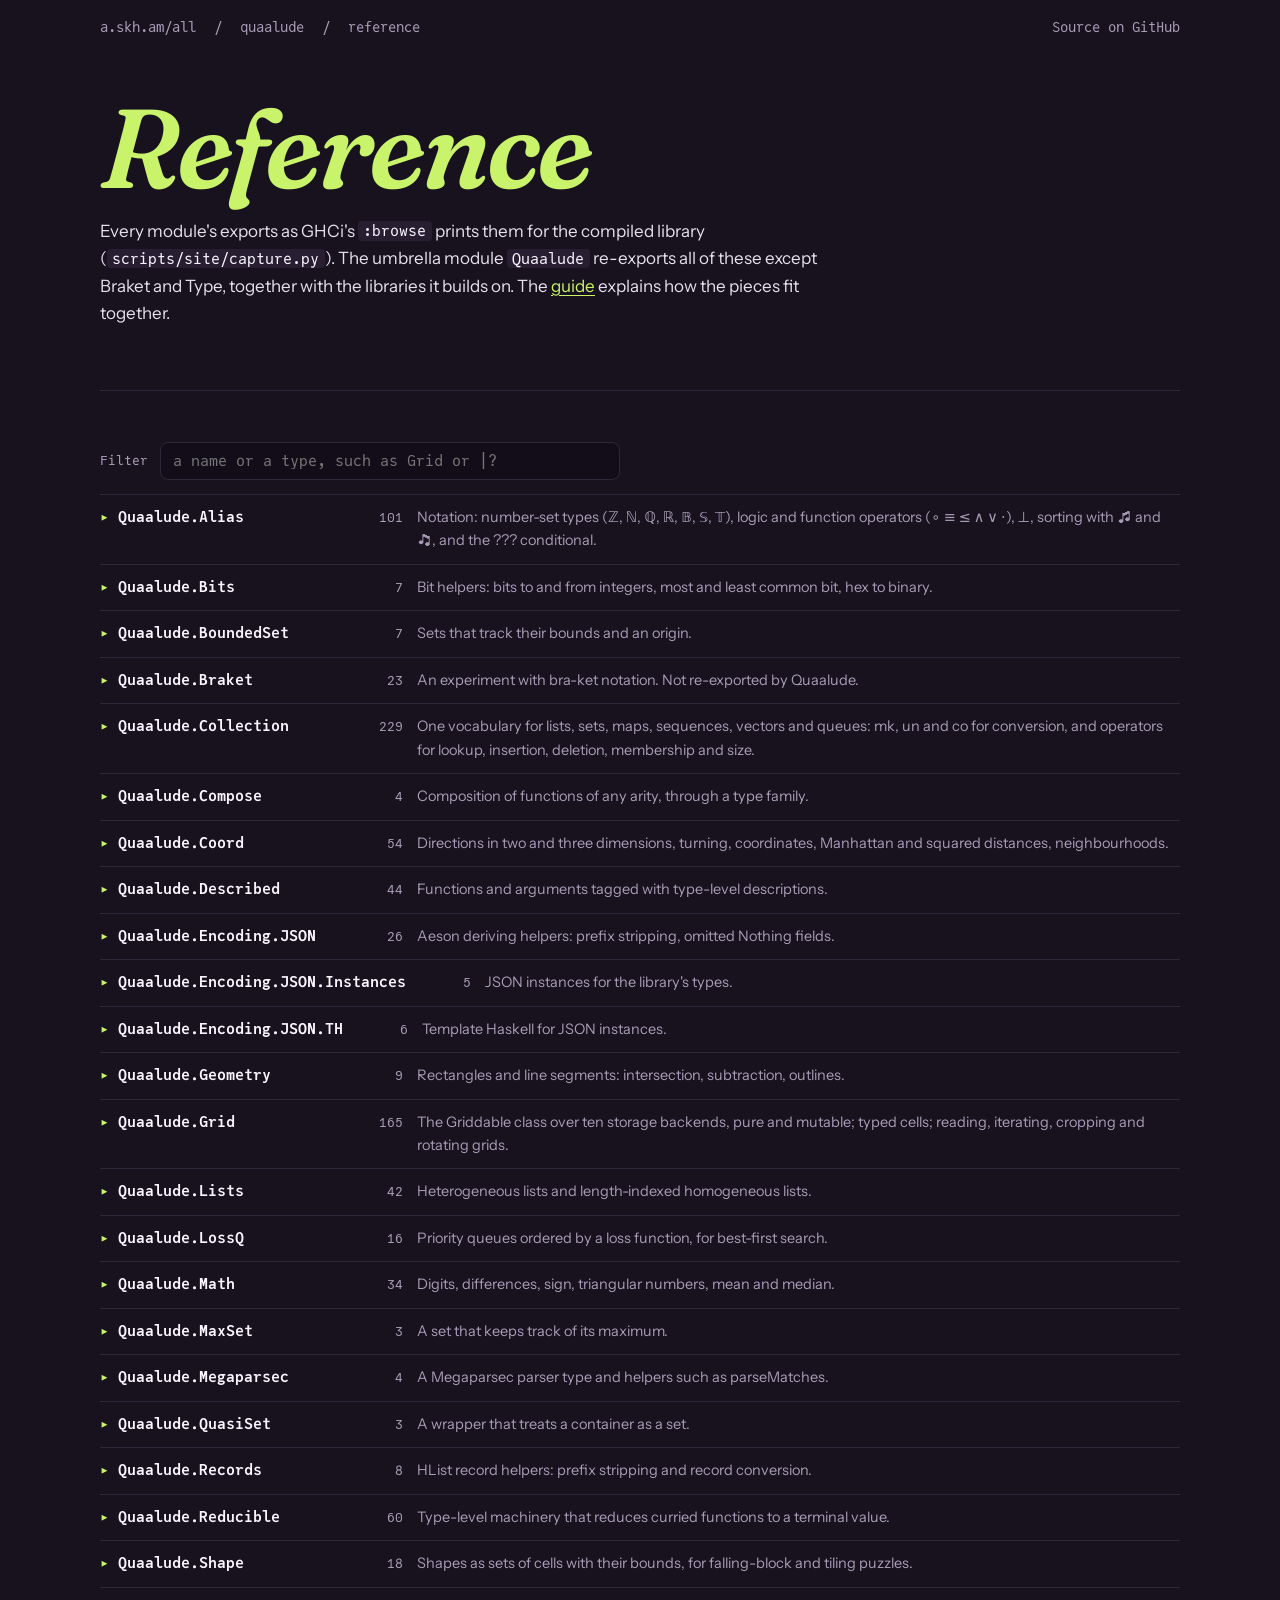
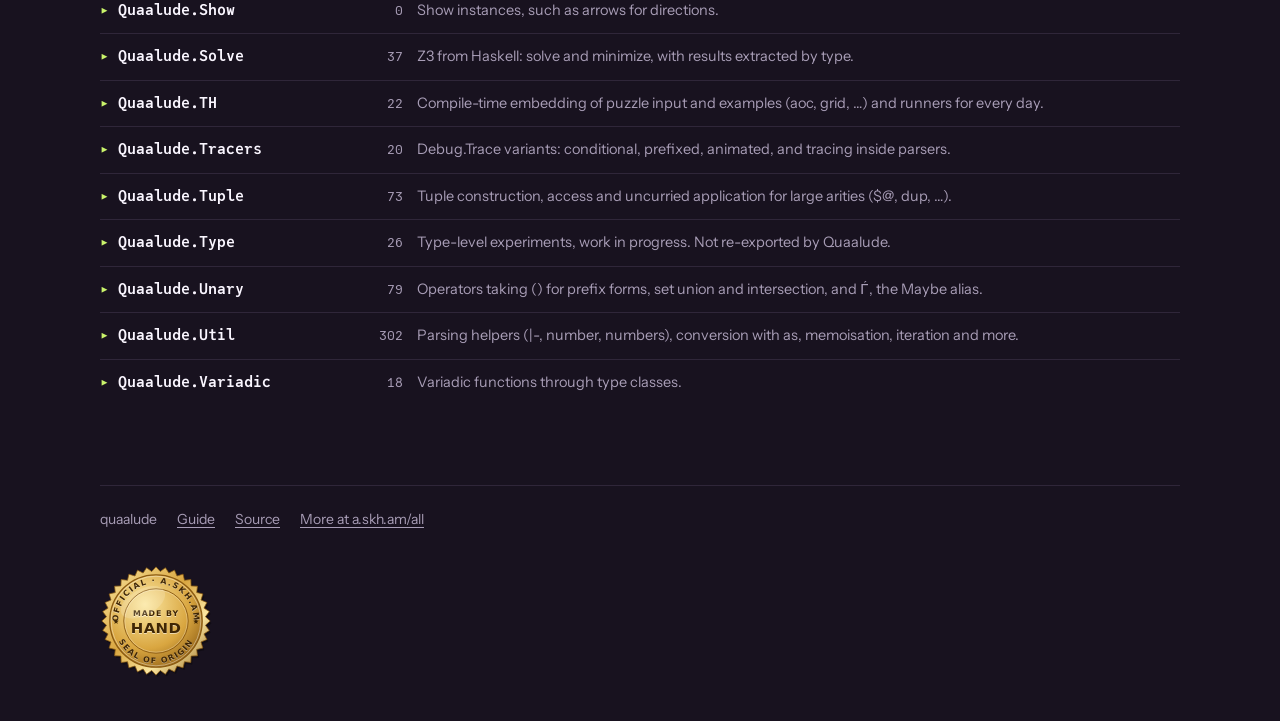
<file: reference/index.html>
<!doctype html>
<html lang="en">
<head>
<meta charset="utf-8">
<meta name="a.skh.am:made" content="hand">
<meta name="viewport" content="width=device-width,initial-scale=1">
<title>quaalude reference · every module, from the compiled library</title>
<meta name="description" content="Every exported name in quaalude, the custom Haskell prelude, module by module, exactly as GHCi's :browse prints them for the compiled library, with a filter.">
<meta name="theme-color" content="#18121f">
<meta name="color-scheme" content="dark">
<link rel="icon" href="../assets/icon.svg" type="image/svg+xml">
<link rel="stylesheet" href="../assets/fonts/fonts.css">
<link rel="stylesheet" href="../assets/base.css">
<link rel="stylesheet" href="../assets/style.css">
</head>
<body>
<a class="skip" href="#main">Skip to content</a>
<div class="wrap">
<nav class="topbar" aria-label="Site">
  <a href="https://a.skh.am/all/">a.skh.am/all</a><span aria-hidden="true">/</span><a href="../">quaalude</a><span aria-hidden="true">/</span><span>reference</span>
  <a class="src" href="https://github.com/harryaskham/quaalude">Source on GitHub</a>
</nav>

<main id="main">
<header class="intro">
  <h1>Reference</h1>
  <p>Every module's exports as GHCi's <code>:browse</code> prints them for the compiled library (<code>scripts/site/capture.py</code>). The umbrella module <code>Quaalude</code> re-exports all of these except Braket and Type, together with the libraries it builds on. The <a href="../">guide</a> explains how the pieces fit together.</p>
</header>
<section class="part" aria-label="Modules">
  <label class="filter"><span>Filter</span><input id="filter" type="search" placeholder="a name or a type, such as Grid or |?" autocomplete="off" spellcheck="false"></label>
  <p class="note" id="filter-count" aria-live="polite"></p>
  <div class="ref" id="ref">
    <!-- gen:reference -->
<details class="mod" id="quaalude-alias"><summary><span class="name">Quaalude.Alias</span><span class="count">101</span><span class="desc">Notation: number-set types (ℤ, ℕ, ℚ, ℝ, 𝔹, 𝕊, 𝕋), logic and function operators (∘ ≡ ≤ ∧ ∨ ⋅), ⊥, sorting with 🎜 and 🎝, and the ??? conditional.</span></summary><div class="entries" tabindex="0"><div class="e" data-k="type ℤ&#x27; :: *"><code>type ℤ&#x27; :: *</code></div>
<div class="e" data-k="type ℤ&#x27; = int"><code>type ℤ&#x27; = Int</code></div>
<div class="e" data-k="type ℤ₆₄ :: *"><code>type ℤ₆₄ :: *</code></div>
<div class="e" data-k="type ℤ₆₄ = int"><code>type ℤ₆₄ = Int</code></div>
<div class="e" data-k="type ℤ :: *"><code>type ℤ :: *</code></div>
<div class="e" data-k="type ℤ = integer"><code>type ℤ = Integer</code></div>
<div class="e" data-k="type ℤ² :: *"><code>type ℤ² :: *</code></div>
<div class="e" data-k="type ℤ² = (ℤ, ℤ)"><code>type ℤ² = (ℤ, ℤ)</code></div>
<div class="e" data-k="type ℤ³ :: *"><code>type ℤ³ :: *</code></div>
<div class="e" data-k="type ℤ³ = (ℤ, ℤ, ℤ)"><code>type ℤ³ = (ℤ, ℤ, ℤ)</code></div>
<div class="e" data-k="type ℤ⁴ :: *"><code>type ℤ⁴ :: *</code></div>
<div class="e" data-k="type ℤ⁴ = (ℤ, ℤ, ℤ, ℤ)"><code>type ℤ⁴ = (ℤ, ℤ, ℤ, ℤ)</code></div>
<div class="e" data-k="type ℤ⁵ :: *"><code>type ℤ⁵ :: *</code></div>
<div class="e" data-k="type ℤ⁵ = (ℤ, ℤ, ℤ, ℤ, ℤ)"><code>type ℤ⁵ = (ℤ, ℤ, ℤ, ℤ, ℤ)</code></div>
<div class="e" data-k="type ℤ⁶ :: *"><code>type ℤ⁶ :: *</code></div>
<div class="e" data-k="type ℤ⁶ = (ℤ, ℤ, ℤ, ℤ, ℤ, ℤ)"><code>type ℤ⁶ = (ℤ, ℤ, ℤ, ℤ, ℤ, ℤ)</code></div>
<div class="e" data-k="type ℤ⁷ :: *"><code>type ℤ⁷ :: *</code></div>
<div class="e" data-k="type ℤ⁷ = (ℤ, ℤ, ℤ, ℤ, ℤ, ℤ, ℤ)"><code>type ℤ⁷ = (ℤ, ℤ, ℤ, ℤ, ℤ, ℤ, ℤ)</code></div>
<div class="e" data-k="type ℤ⁸ :: *"><code>type ℤ⁸ :: *</code></div>
<div class="e" data-k="type ℤ⁸ = (ℤ, ℤ, ℤ, ℤ, ℤ, ℤ, ℤ, ℤ)"><code>type ℤ⁸ = (ℤ, ℤ, ℤ, ℤ, ℤ, ℤ, ℤ, ℤ)</code></div>
<div class="e" data-k="type ℤ⁹ :: *"><code>type ℤ⁹ :: *</code></div>
<div class="e" data-k="type ℤ⁹ = (ℤ, ℤ, ℤ, ℤ, ℤ, ℤ, ℤ, ℤ, ℤ)"><code>type ℤ⁹ = (ℤ, ℤ, ℤ, ℤ, ℤ, ℤ, ℤ, ℤ, ℤ)</code></div>
<div class="e" data-k="type ℤ¹⁰ :: *"><code>type ℤ¹⁰ :: *</code></div>
<div class="e" data-k="type ℤ¹⁰ = (ℤ, ℤ, ℤ, ℤ, ℤ, ℤ, ℤ, ℤ, ℤ, ℤ)"><code>type ℤ¹⁰ = (ℤ, ℤ, ℤ, ℤ, ℤ, ℤ, ℤ, ℤ, ℤ, ℤ)</code></div>
<div class="e" data-k="type ℕ :: *"><code>type ℕ :: *</code></div>
<div class="e" data-k="type ℕ = natural"><code>type ℕ = Natural</code></div>
<div class="e" data-k="type nat10 :: data.nat.nat"><code>type Nat10 :: Data.Nat.Nat</code></div>
<div class="e" data-k="type nat10 = data.nat.s data.type.nat.nat9 :: data.nat.nat"><code>type Nat10 = Data.Nat.S Data.Type.Nat.Nat9 :: Data.Nat.Nat</code></div>
<div class="e" data-k="type ℕ₁ :: *"><code>type ℕ₁ :: *</code></div>
<div class="e" data-k="type ℕ₁ = data.fin.fin data.type.nat.nat1"><code>type ℕ₁ = Data.Fin.Fin Data.Type.Nat.Nat1</code></div>
<div class="e" data-k="type ℕ₂ :: *"><code>type ℕ₂ :: *</code></div>
<div class="e" data-k="type ℕ₂ = data.fin.fin data.type.nat.nat2"><code>type ℕ₂ = Data.Fin.Fin Data.Type.Nat.Nat2</code></div>
<div class="e" data-k="type ℕ₃ :: *"><code>type ℕ₃ :: *</code></div>
<div class="e" data-k="type ℕ₃ = data.fin.fin data.type.nat.nat3"><code>type ℕ₃ = Data.Fin.Fin Data.Type.Nat.Nat3</code></div>
<div class="e" data-k="type ℕ₄ :: *"><code>type ℕ₄ :: *</code></div>
<div class="e" data-k="type ℕ₄ = data.fin.fin data.type.nat.nat4"><code>type ℕ₄ = Data.Fin.Fin Data.Type.Nat.Nat4</code></div>
<div class="e" data-k="type ℕ₅ :: *"><code>type ℕ₅ :: *</code></div>
<div class="e" data-k="type ℕ₅ = data.fin.fin data.type.nat.nat5"><code>type ℕ₅ = Data.Fin.Fin Data.Type.Nat.Nat5</code></div>
<div class="e" data-k="type ℕ₆ :: *"><code>type ℕ₆ :: *</code></div>
<div class="e" data-k="type ℕ₆ = data.fin.fin data.type.nat.nat6"><code>type ℕ₆ = Data.Fin.Fin Data.Type.Nat.Nat6</code></div>
<div class="e" data-k="type ℕ₇ :: *"><code>type ℕ₇ :: *</code></div>
<div class="e" data-k="type ℕ₇ = data.fin.fin data.type.nat.nat7"><code>type ℕ₇ = Data.Fin.Fin Data.Type.Nat.Nat7</code></div>
<div class="e" data-k="type ℕ₈ :: *"><code>type ℕ₈ :: *</code></div>
<div class="e" data-k="type ℕ₈ = data.fin.fin data.type.nat.nat8"><code>type ℕ₈ = Data.Fin.Fin Data.Type.Nat.Nat8</code></div>
<div class="e" data-k="type ℕ₉ :: *"><code>type ℕ₉ :: *</code></div>
<div class="e" data-k="type ℕ₉ = data.fin.fin data.type.nat.nat9"><code>type ℕ₉ = Data.Fin.Fin Data.Type.Nat.Nat9</code></div>
<div class="e" data-k="type ℕ₁₀ :: *"><code>type ℕ₁₀ :: *</code></div>
<div class="e" data-k="type ℕ₁₀ = data.fin.fin nat10"><code>type ℕ₁₀ = Data.Fin.Fin Nat10</code></div>
<div class="e" data-k="type ℕ₁₀² :: *"><code>type ℕ₁₀² :: *</code></div>
<div class="e" data-k="type ℕ₁₀² = (ℕ₁₀, ℕ₁₀)"><code>type ℕ₁₀² = (ℕ₁₀, ℕ₁₀)</code></div>
<div class="e" data-k="type ℚ :: *"><code>type ℚ :: *</code></div>
<div class="e" data-k="type ℚ = rational"><code>type ℚ = Rational</code></div>
<div class="e" data-k="type ℚ² :: *"><code>type ℚ² :: *</code></div>
<div class="e" data-k="type ℚ² = (ℚ, ℚ)"><code>type ℚ² = (ℚ, ℚ)</code></div>
<div class="e" data-k="type ℝ :: *"><code>type ℝ :: *</code></div>
<div class="e" data-k="type ℝ = double"><code>type ℝ = Double</code></div>
<div class="e" data-k="type ℝ² :: *"><code>type ℝ² :: *</code></div>
<div class="e" data-k="type ℝ² = (ℝ, ℝ)"><code>type ℝ² = (ℝ, ℝ)</code></div>
<div class="e" data-k="type ℂ :: *"><code>type ℂ :: *</code></div>
<div class="e" data-k="type ℂ = data.complex.complex ℝ"><code>type ℂ = Data.Complex.Complex ℝ</code></div>
<div class="e" data-k="type 𝔹 :: *"><code>type 𝔹 :: *</code></div>
<div class="e" data-k="type 𝔹 = bool"><code>type 𝔹 = Bool</code></div>
<div class="e" data-k="type 𝕊 :: *"><code>type 𝕊 :: *</code></div>
<div class="e" data-k="type 𝕊 = string"><code>type 𝕊 = String</code></div>
<div class="e" data-k="type 𝕋 :: *"><code>type 𝕋 :: *</code></div>
<div class="e" data-k="type 𝕋 = text"><code>type 𝕋 = Text</code></div>
<div class="e" data-k="type inf :: * -&gt; constraint"><code>type Inf :: * -&gt; Constraint</code></div>
<div class="e" data-k="class inf a where
  infinity :: a
  (∞) :: a
  ꝏ :: a"><code>class Inf a where
  infinity :: a
  (∞) :: a
  ꝏ :: a</code></div>
<div class="e" data-k="bottom :: a"><code>bottom :: a</code></div>
<div class="e" data-k="(⊥) :: a"><code>(⊥) :: a</code></div>
<div class="e" data-k="(∘) :: (b -&gt; c) -&gt; (a -&gt; b) -&gt; a -&gt; c"><code>(∘) :: (b -&gt; c) -&gt; (a -&gt; b) -&gt; a -&gt; c</code></div>
<div class="e" data-k="(⋅) :: num a =&gt; a -&gt; a -&gt; a"><code>(⋅) :: Num a =&gt; a -&gt; a -&gt; a</code></div>
<div class="e" data-k="(≡) :: eq a =&gt; a -&gt; a -&gt; bool"><code>(≡) :: Eq a =&gt; a -&gt; a -&gt; Bool</code></div>
<div class="e" data-k="(≢) :: eq a =&gt; a -&gt; a -&gt; bool"><code>(≢) :: Eq a =&gt; a -&gt; a -&gt; Bool</code></div>
<div class="e" data-k="(≤) :: ord a =&gt; a -&gt; a -&gt; bool"><code>(≤) :: Ord a =&gt; a -&gt; a -&gt; Bool</code></div>
<div class="e" data-k="(≥) :: ord a =&gt; a -&gt; a -&gt; bool"><code>(≥) :: Ord a =&gt; a -&gt; a -&gt; Bool</code></div>
<div class="e" data-k="(∧) :: bool -&gt; bool -&gt; bool"><code>(∧) :: Bool -&gt; Bool -&gt; Bool</code></div>
<div class="e" data-k="(∨) :: bool -&gt; bool -&gt; bool"><code>(∨) :: Bool -&gt; Bool -&gt; Bool</code></div>
<div class="e" data-k="type questionablef :: * -&gt; *"><code>type QuestionableF :: * -&gt; *</code></div>
<div class="e" data-k="type family questionablef a where
    questionablef (maybe a) = a"><code>type family QuestionableF a where
    QuestionableF (Maybe a) = a</code></div>
<div class="e" data-k="type questionablefr :: * -&gt; *"><code>type QuestionableFR :: * -&gt; *</code></div>
<div class="e" data-k="type family questionablefr a where
    questionablefr (maybe a) = a"><code>type family QuestionableFR a where
    QuestionableFR (Maybe a) = a</code></div>
<div class="e" data-k="type questionable :: * -&gt; constraint"><code>type Questionable :: * -&gt; Constraint</code></div>
<div class="e" data-k="class questionable a where
  (?) :: a -&gt; questionablef a -&gt; questionablefr a"><code>class Questionable a where
  (?) :: a -&gt; QuestionableF a -&gt; QuestionableFR a</code></div>
<div class="e" data-k="(???) :: bool -&gt; a -&gt; a -&gt; a"><code>(???) :: Bool -&gt; a -&gt; a -&gt; a</code></div>
<div class="e" data-k="(&lt;&gt;.) :: monoid c =&gt; (b -&gt; [c]) -&gt; (a -&gt; b) -&gt; a -&gt; c"><code>(&lt;&gt;.) :: Monoid c =&gt; (b -&gt; [c]) -&gt; (a -&gt; b) -&gt; a -&gt; c</code></div>
<div class="e" data-k="(&lt;&gt;∘) :: monoid c =&gt; (b -&gt; [c]) -&gt; (a -&gt; b) -&gt; a -&gt; c"><code>(&lt;&gt;∘) :: Monoid c =&gt; (b -&gt; [c]) -&gt; (a -&gt; b) -&gt; a -&gt; c</code></div>
<div class="e" data-k="(&lt;&gt;!) :: monoid a =&gt; [a] -&gt; a"><code>(&lt;&gt;!) :: Monoid a =&gt; [a] -&gt; a</code></div>
<div class="e" data-k="(&lt;&gt;?) :: [maybe a] -&gt; [a]"><code>(&lt;&gt;?) :: [Maybe a] -&gt; [a]</code></div>
<div class="e" data-k="(±) :: num a =&gt; a -&gt; a"><code>(±) :: Num a =&gt; a -&gt; a</code></div>
<div class="e" data-k="(⇱) :: bifunctor p =&gt; (a -&gt; b) -&gt; p a c -&gt; p b c"><code>(⇱) :: Bifunctor p =&gt; (a -&gt; b) -&gt; p a c -&gt; p b c</code></div>
<div class="e" data-k="(⇲) :: bifunctor p =&gt; p b a -&gt; (a -&gt; c) -&gt; p b c"><code>(⇲) :: Bifunctor p =&gt; p b a -&gt; (a -&gt; c) -&gt; p b c</code></div>
<div class="e" data-k="(#) :: applicative m =&gt; a -&gt; m a"><code>(#) :: Applicative m =&gt; a -&gt; m a</code></div>
<div class="e" data-k="φ :: applicative m =&gt; a -&gt; m a"><code>φ :: Applicative m =&gt; a -&gt; m a</code></div>
<div class="e" data-k="type (:|-&gt;) :: * -&gt; * -&gt; *"><code>type (:|-&gt;) :: * -&gt; * -&gt; *</code></div>
<div class="e" data-k="type (:|-&gt;) k v = map k v"><code>type (:|-&gt;) k v = Map k v</code></div>
<div class="e" data-k="ixℤ ::
  (control.lens.at.ixed m, applicative f, integral p,
   num (control.lens.at.index m)) =&gt;
  p
  -&gt; (control.lens.at.ixvalue m -&gt; f (control.lens.at.ixvalue m))
  -&gt; m
  -&gt; f m"><code>ixℤ ::
  (Control.Lens.At.Ixed m, Applicative f, Integral p,
   Num (Control.Lens.At.Index m)) =&gt;
  p
  -&gt; (Control.Lens.At.IxValue m -&gt; f (Control.Lens.At.IxValue m))
  -&gt; m
  -&gt; f m</code></div>
<div class="e" data-k="(🎜) :: (ord a, foldable f) =&gt; f a -&gt; [a]"><code>(🎜) :: (Ord a, Foldable f) =&gt; f a -&gt; [a]</code></div>
<div class="e" data-k="(🎝) :: (ord a, foldable f) =&gt; f a -&gt; [a]"><code>(🎝) :: (Ord a, Foldable f) =&gt; f a -&gt; [a]</code></div>
<div class="e" data-k="type (≠) :: * -&gt; (* -&gt; *) -&gt; *"><code>type (≠) :: * -&gt; (* -&gt; *) -&gt; *</code></div>
<div class="e" data-k="type family (≠) a nonemptymarker where
    (≠) [a] [] = nonempty a"><code>type family (≠) a nonEmptyMarker where
    (≠) [a] [] = NonEmpty a</code></div></div></details>
<details class="mod" id="quaalude-bits"><summary><span class="name">Quaalude.Bits</span><span class="count">7</span><span class="desc">Bit helpers: bits to and from integers, most and least common bit, hex to binary.</span></summary><div class="entries" tabindex="0"><div class="e" data-k="bitstoint :: bits a =&gt; a -&gt; integer"><code>bitsToInt :: Bits a =&gt; a -&gt; Integer</code></div>
<div class="e" data-k="inttobits :: int -&gt; [bool]"><code>intToBits :: Int -&gt; [Bool]</code></div>
<div class="e" data-k="zerocount :: bits a =&gt; a -&gt; int"><code>zeroCount :: Bits a =&gt; a -&gt; Int</code></div>
<div class="e" data-k="mostcommonbit :: bits a =&gt; a -&gt; bool"><code>mostCommonBit :: Bits a =&gt; a -&gt; Bool</code></div>
<div class="e" data-k="leastcommonbit :: bits a =&gt; a -&gt; bool"><code>leastCommonBit :: Bits a =&gt; a -&gt; Bool</code></div>
<div class="e" data-k="hextobin :: char -&gt; string"><code>hexToBin :: Char -&gt; String</code></div>
<div class="e" data-k="bitarraytoint ::
  bitwise-1.0.0.1:data.array.bitarray.internal.bitarray int -&gt; int"><code>bitArrayToInt ::
  bitwise-1.0.0.1:Data.Array.BitArray.Internal.BitArray Int -&gt; Int</code></div></div></details>
<details class="mod" id="quaalude-boundedset"><summary><span class="name">Quaalude.BoundedSet</span><span class="count">7</span><span class="desc">Sets that track their bounds and an origin.</span></summary><div class="entries" tabindex="0"><div class="e" data-k="type originable :: (* -&gt; *) -&gt; * -&gt; constraint"><code>type Originable :: (* -&gt; *) -&gt; * -&gt; Constraint</code></div>
<div class="e" data-k="class originable f a where
  origin :: a
  toorigin :: f a -&gt; f a
  default toorigin :: f a -&gt; f a
  (⌞) :: f a -&gt; f a
  default (⌞) :: f a -&gt; f a"><code>class Originable f a where
  origin :: a
  toOrigin :: f a -&gt; f a
  default toOrigin :: f a -&gt; f a
  (⌞) :: f a -&gt; f a
  default (⌞) :: f a -&gt; f a</code></div>
<div class="e" data-k="type bounded1 :: (* -&gt; *) -&gt; * -&gt; constraint"><code>type Bounded1 :: (* -&gt; *) -&gt; * -&gt; Constraint</code></div>
<div class="e" data-k="class bounded1 f a where
  minbound1 :: f a -&gt; a
  maxbound1 :: f a -&gt; a"><code>class Bounded1 f a where
  minBound1 :: f a -&gt; a
  maxBound1 :: f a -&gt; a</code></div>
<div class="e" data-k="type role boundedset nominal"><code>type role BoundedSet nominal</code></div>
<div class="e" data-k="type boundedset :: * -&gt; *"><code>type BoundedSet :: * -&gt; *</code></div>
<div class="e" data-k="data boundedset a = boundedset !a !a !(set a)"><code>data BoundedSet a = BoundedSet !a !a !(Set a)</code></div></div></details>
<details class="mod" id="quaalude-braket"><summary><span class="name">Quaalude.Braket</span><span class="count">23</span><span class="desc">An experiment with bra-ket notation. Not re-exported by Quaalude.</span></summary><div class="entries" tabindex="0"><div class="e" data-k="type quaalude.braket.braket :: * -&gt; * -&gt; *"><code>type Braket :: * -&gt; * -&gt; *</code></div>
<div class="e" data-k="data quaalude.braket.braket a b = quaalude.braket.braket !a !b"><code>data Braket a b = Braket !a !b</code></div>
<div class="e" data-k="type quaalude.braket.bra&#x27; :: * -&gt; *"><code>type Bra&#x27; :: * -&gt; *</code></div>
<div class="e" data-k="newtype quaalude.braket.bra&#x27; a = quaalude.braket.bra&#x27; a"><code>newtype Bra&#x27; a = Bra&#x27; a</code></div>
<div class="e" data-k="type quaalude.braket.ket :: * -&gt; *"><code>type Ket :: * -&gt; *</code></div>
<div class="e" data-k="newtype quaalude.braket.ket a = quaalude.braket.ket a"><code>newtype Ket a = Ket a</code></div>
<div class="e" data-k="type quaalude.braket.bra :: * -&gt; *"><code>type Bra :: * -&gt; *</code></div>
<div class="e" data-k="type quaalude.braket.bra a =
  () -&gt; quaalude.braket.braketclose -&gt; quaalude.braket.braket a ()"><code>type Bra a =
  () -&gt; BraketClose -&gt; Braket a ()</code></div>
<div class="e" data-k="type quaalude.braket.braketdivider :: *"><code>type BraketDivider :: *</code></div>
<div class="e" data-k="data quaalude.braket.braketdivider = quaalude.braket.ⲓ"><code>data BraketDivider = Ⲓ</code></div>
<div class="e" data-k="type quaalude.braket.braketclose :: *"><code>type BraketClose :: *</code></div>
<div class="e" data-k="data quaalude.braket.braketclose = quaalude.braket.braketclose"><code>data BraketClose = BraketClose</code></div>
<div class="e" data-k="quaalude.braket.ᐳ :: quaalude.braket.braketclose"><code>ᐳ :: BraketClose</code></div>
<div class="e" data-k="type quaalude.braket.braketed :: (* -&gt; * -&gt; *)
                                 -&gt; * -&gt; * -&gt; constraint"><code>type Braketed :: (* -&gt; * -&gt; *)
                                 -&gt; * -&gt; * -&gt; Constraint</code></div>
<div class="e" data-k="class quaalude.braket.braketed t a b where
  quaalude.braket.く :: a
                       -&gt; quaalude.braket.braketdivider
                       -&gt; b
                       -&gt; quaalude.braket.braketclose
                       -&gt; t a b
  quaalude.braket.unbraket :: t a b -&gt; (a, b)
  quaalude.braket.unbra :: t a b -&gt; a
  quaalude.braket.unket :: t a b -&gt; b"><code>class Braketed t a b where
  く :: a
                       -&gt; BraketDivider
                       -&gt; b
                       -&gt; BraketClose
                       -&gt; t a b
  unBraket :: t a b -&gt; (a, b)
  unBra :: t a b -&gt; a
  unKet :: t a b -&gt; b</code></div>
<div class="e" data-k="type quaalude.braket.braketedbra :: * -&gt; * -&gt; constraint"><code>type BraketedBra :: * -&gt; * -&gt; Constraint</code></div>
<div class="e" data-k="class quaalude.braket.braketedbra t a where
  quaalude.braket.bra :: t -&gt; quaalude.braket.bra&#x27; a"><code>class BraketedBra t a where
  bra :: t -&gt; Bra&#x27; a</code></div>
<div class="e" data-k="type quaalude.braket.braketedket :: * -&gt; * -&gt; constraint"><code>type BraketedKet :: * -&gt; * -&gt; Constraint</code></div>
<div class="e" data-k="class quaalude.braket.braketedket t a where
  quaalude.braket.ket :: t -&gt; quaalude.braket.ket a"><code>class BraketedKet t a where
  ket :: t -&gt; Ket a</code></div>
<div class="e" data-k="quaalude.braket.ߊ ::
  a -&gt; quaalude.braket.braketclose -&gt; quaalude.braket.ket a"><code>ߊ ::
  a -&gt; BraketClose -&gt; Ket a</code></div>
<div class="e" data-k="quaalude.braket.a :: quaalude.braket.braket int int"><code>a :: Braket Int Int</code></div>
<div class="e" data-k="quaalude.braket.b :: quaalude.braket.bra int"><code>b :: Bra Int</code></div>
<div class="e" data-k="quaalude.braket.c :: quaalude.braket.ket int"><code>c :: Ket Int</code></div></div></details>
<details class="mod" id="quaalude-collection"><summary><span class="name">Quaalude.Collection</span><span class="count">229</span><span class="desc">One vocabulary for lists, sets, maps, sequences, vectors and queues: mk, un and co for conversion, and operators for lookup, insertion, deletion, membership and size.</span></summary><div class="entries" tabindex="0"><div class="e" data-k="tracemk :: string -&gt; a -&gt; a"><code>traceMk :: String -&gt; a -&gt; a</code></div>
<div class="e" data-k="traceun :: string -&gt; a -&gt; a"><code>traceUn :: String -&gt; a -&gt; a</code></div>
<div class="e" data-k="traceco :: string -&gt; a -&gt; a"><code>traceCo :: String -&gt; a -&gt; a</code></div>
<div class="e" data-k="type packable :: * -&gt; * -&gt; constraint"><code>type Packable :: * -&gt; * -&gt; Constraint</code></div>
<div class="e" data-k="class packable a b where
  pack :: a -&gt; b
  unpack :: b -&gt; a"><code>class Packable a b where
  pack :: a -&gt; b
  unpack :: b -&gt; a</code></div>
<div class="e" data-k="type mkwithable :: (* -&gt; * -&gt; *) -&gt; constraint"><code>type MkWithable :: (* -&gt; * -&gt; *) -&gt; Constraint</code></div>
<div class="e" data-k="class mkwithable f where
  mkwith :: (ord k, unable t) =&gt; (v -&gt; v -&gt; v) -&gt; t (k, v) -&gt; f k v"><code>class MkWithable f where
  mkWith :: (Ord k, Unable t) =&gt; (v -&gt; v -&gt; v) -&gt; t (k, v) -&gt; f k v</code></div>
<div class="e" data-k="type mkable :: (* -&gt; *) -&gt; * -&gt; constraint"><code>type Mkable :: (* -&gt; *) -&gt; * -&gt; Constraint</code></div>
<div class="e" data-k="class mkable f a where
  mk :: [a] -&gt; f a"><code>class Mkable f a where
  mk :: [a] -&gt; f a</code></div>
<div class="e" data-k="pattern seq₁ :: a -&gt; seq a"><code>pattern Seq₁ :: a -&gt; Seq a</code></div>
<div class="e" data-k="mk₁ :: mkable f a =&gt; a -&gt; f a"><code>mk₁ :: Mkable f a =&gt; a -&gt; f a</code></div>
<div class="e" data-k="type mkablekey :: (* -&gt; * -&gt; *) -&gt; constraint"><code>type MkableKey :: (* -&gt; * -&gt; *) -&gt; Constraint</code></div>
<div class="e" data-k="class mkablekey f where
  mkkey :: ord k =&gt; [(k, v)] -&gt; f k v"><code>class MkableKey f where
  mkKey :: Ord k =&gt; [(k, v)] -&gt; f k v</code></div>
<div class="e" data-k="type mkableord :: (* -&gt; *) -&gt; constraint"><code>type MkableOrd :: (* -&gt; *) -&gt; Constraint</code></div>
<div class="e" data-k="class mkableord f where
  mkord :: ord a =&gt; [a] -&gt; f a"><code>class MkableOrd f where
  mkOrd :: Ord a =&gt; [a] -&gt; f a</code></div>
<div class="e" data-k="type unable :: (* -&gt; *) -&gt; constraint"><code>type Unable :: (* -&gt; *) -&gt; Constraint</code></div>
<div class="e" data-k="class unable f where
  un :: f a -&gt; [a]"><code>class Unable f where
  un :: f a -&gt; [a]</code></div>
<div class="e" data-k="type unablekey :: (* -&gt; * -&gt; *) -&gt; constraint"><code>type UnableKey :: (* -&gt; * -&gt; *) -&gt; Constraint</code></div>
<div class="e" data-k="class unablekey f where
  unkey :: f k v -&gt; [(k, v)]"><code>class UnableKey f where
  unKey :: f k v -&gt; [(k, v)]</code></div>
<div class="e" data-k="comk :: (mkable f y, a ~ [x], convable x y, c ~ f y) =&gt; a -&gt; c"><code>coMk :: (Mkable f y, a ~ [x], Convable x y, c ~ f y) =&gt; a -&gt; c</code></div>
<div class="e" data-k="type convable :: * -&gt; * -&gt; constraint"><code>type Convable :: * -&gt; * -&gt; Constraint</code></div>
<div class="e" data-k="class convable a c where
  co :: a -&gt; c
  default co :: (mkable f y, a ~ [x], convable x y, c ~ f y) =&gt;
                a -&gt; c"><code>class Convable a c where
  co :: a -&gt; c
  default co :: (Mkable f y, a ~ [x], Convable x y, c ~ f y) =&gt;
                a -&gt; c</code></div>
<div class="e" data-k="(⊏⊐) :: convable a c =&gt; a -&gt; c"><code>(⊏⊐) :: Convable a c =&gt; a -&gt; c</code></div>
<div class="e" data-k="ͼͽ :: convable a c =&gt; a -&gt; c"><code>ͼͽ :: Convable a c =&gt; a -&gt; c</code></div>
<div class="e" data-k="(⊏) :: unable f =&gt; f a -&gt; [a]"><code>(⊏) :: Unable f =&gt; f a -&gt; [a]</code></div>
<div class="e" data-k="ͽ :: unable f =&gt; f a -&gt; [a]"><code>ͽ :: Unable f =&gt; f a -&gt; [a]</code></div>
<div class="e" data-k="(⊐) :: mkable f a =&gt; [a] -&gt; f a"><code>(⊐) :: Mkable f a =&gt; [a] -&gt; f a</code></div>
<div class="e" data-k="ͼ :: (foldable f, mkable g a) =&gt; f a -&gt; g a"><code>ͼ :: (Foldable f, Mkable g a) =&gt; f a -&gt; g a</code></div>
<div class="e" data-k="type splitonable :: * -&gt; constraint"><code>type SplitOnable :: * -&gt; Constraint</code></div>
<div class="e" data-k="class splitonable a where
  spliton :: a -&gt; a -&gt; [a]"><code>class SplitOnable a where
  splitOn :: a -&gt; a -&gt; [a]</code></div>
<div class="e" data-k="chunksof :: int -&gt; [a] -&gt; [[a]]"><code>chunksOf :: Int -&gt; [a] -&gt; [[a]]</code></div>
<div class="e" data-k="minimum :: ord a =&gt; [a] -&gt; a"><code>minimum :: Ord a =&gt; [a] -&gt; a</code></div>
<div class="e" data-k="maximum :: ord a =&gt; [a] -&gt; a"><code>maximum :: Ord a =&gt; [a] -&gt; a</code></div>
<div class="e" data-k="nub :: eq a =&gt; [a] -&gt; [a]"><code>nub :: Eq a =&gt; [a] -&gt; [a]</code></div>
<div class="e" data-k="foldl1 :: (a -&gt; a -&gt; a) -&gt; [a] -&gt; a"><code>foldl1 :: (a -&gt; a -&gt; a) -&gt; [a] -&gt; a</code></div>
<div class="e" data-k="foldl1&#x27; :: (a -&gt; a -&gt; a) -&gt; [a] -&gt; a"><code>foldl1&#x27; :: (a -&gt; a -&gt; a) -&gt; [a] -&gt; a</code></div>
<div class="e" data-k="foldr1 :: (a -&gt; a -&gt; a) -&gt; [a] -&gt; a"><code>foldr1 :: (a -&gt; a -&gt; a) -&gt; [a] -&gt; a</code></div>
<div class="e" data-k="mkvec :: [a] -&gt; vector a"><code>mkVec :: [a] -&gt; Vector a</code></div>
<div class="e" data-k="unvec :: vector a -&gt; [a]"><code>unVec :: Vector a -&gt; [a]</code></div>
<div class="e" data-k="mkset :: ord a =&gt; [a] -&gt; set a"><code>mkSet :: Ord a =&gt; [a] -&gt; Set a</code></div>
<div class="e" data-k="unset :: set a -&gt; [a]"><code>unSet :: Set a -&gt; [a]</code></div>
<div class="e" data-k="type insertable :: (* -&gt; *) -&gt; * -&gt; constraint"><code>type Insertable :: (* -&gt; *) -&gt; * -&gt; Constraint</code></div>
<div class="e" data-k="class insertable f a where
  (&lt;-|) :: f a -&gt; a -&gt; f a
  default (&lt;-|) :: f a -&gt; a -&gt; f a
  (|-&gt;) :: a -&gt; f a -&gt; f a
  default (|-&gt;) :: a -&gt; f a -&gt; f a"><code>class Insertable f a where
  (&lt;-|) :: f a -&gt; a -&gt; f a
  default (&lt;-|) :: f a -&gt; a -&gt; f a
  (|-&gt;) :: a -&gt; f a -&gt; f a
  default (|-&gt;) :: a -&gt; f a -&gt; f a</code></div>
<div class="e" data-k="type differenceable :: forall {k}. (k -&gt; *) -&gt; k -&gt; constraint"><code>type Differenceable :: forall {k}. (k -&gt; *) -&gt; k -&gt; Constraint</code></div>
<div class="e" data-k="class differenceable f a where
  (\\) :: f a -&gt; f a -&gt; f a
  (∖) :: f a -&gt; f a -&gt; f a"><code>class Differenceable f a where
  (\\) :: f a -&gt; f a -&gt; f a
  (∖) :: f a -&gt; f a -&gt; f a</code></div>
<div class="e" data-k="type sizable :: * -&gt; constraint"><code>type Sizable :: * -&gt; Constraint</code></div>
<div class="e" data-k="class sizable a where
  size :: integral i =&gt; a -&gt; i"><code>class Sizable a where
  size :: Integral i =&gt; a -&gt; i</code></div>
<div class="e" data-k="type memberable :: * -&gt; * -&gt; constraint"><code>type Memberable :: * -&gt; * -&gt; Constraint</code></div>
<div class="e" data-k="class memberable a b | b -&gt; a where
  (∈) :: a -&gt; b -&gt; bool
  (∉) :: a -&gt; b -&gt; bool
  (∋) :: b -&gt; a -&gt; bool
  (∌) :: b -&gt; a -&gt; bool"><code>class Memberable a b | b -&gt; a where
  (∈) :: a -&gt; b -&gt; Bool
  (∉) :: a -&gt; b -&gt; Bool
  (∋) :: b -&gt; a -&gt; Bool
  (∌) :: b -&gt; a -&gt; Bool</code></div>
<div class="e" data-k="type ixable :: * -&gt; (* -&gt; *) -&gt; constraint"><code>type Ixable :: * -&gt; (* -&gt; *) -&gt; Constraint</code></div>
<div class="e" data-k="class ixable i f where
  (!!) :: f a -&gt; i -&gt; a
  (!.) :: f a -&gt; (i, a) -&gt; f a
  (!?) :: f a -&gt; i -&gt; maybe a"><code>class Ixable i f where
  (!!) :: f a -&gt; i -&gt; a
  (!.) :: f a -&gt; (i, a) -&gt; f a
  (!?) :: f a -&gt; i -&gt; Maybe a</code></div>
<div class="e" data-k="type gettable :: (* -&gt; * -&gt; *) -&gt; * -&gt; * -&gt; constraint"><code>type Gettable :: (* -&gt; * -&gt; *) -&gt; * -&gt; * -&gt; Constraint</code></div>
<div class="e" data-k="class gettable f k v where
  (|!) :: f k v -&gt; k -&gt; v
  default (|!) :: ixable k (f k) =&gt; f k v -&gt; k -&gt; v"><code>class Gettable f k v where
  (|!) :: f k v -&gt; k -&gt; v
  default (|!) :: Ixable k (f k) =&gt; f k v -&gt; k -&gt; v</code></div>
<div class="e" data-k="type maybegettable :: (* -&gt; * -&gt; *) -&gt; * -&gt; * -&gt; constraint"><code>type MaybeGettable :: (* -&gt; * -&gt; *) -&gt; * -&gt; * -&gt; Constraint</code></div>
<div class="e" data-k="class maybegettable f k v where
  (|?) :: f k v -&gt; k -&gt; maybe v
  default (|?) :: ixable k (f k) =&gt; f k v -&gt; k -&gt; maybe v"><code>class MaybeGettable f k v where
  (|?) :: f k v -&gt; k -&gt; Maybe v
  default (|?) :: Ixable k (f k) =&gt; f k v -&gt; k -&gt; Maybe v</code></div>
<div class="e" data-k="type valuegettable :: * -&gt; * -&gt; * -&gt; constraint"><code>type ValueGettable :: * -&gt; * -&gt; * -&gt; Constraint</code></div>
<div class="e" data-k="class valuegettable f k v | f -&gt; v where
  (|?&gt;) :: f -&gt; v -&gt; [k]
  (|!&gt;) :: f -&gt; v -&gt; k
  default (|!&gt;) :: f -&gt; v -&gt; k"><code>class ValueGettable f k v | f -&gt; v where
  (|?&gt;) :: f -&gt; v -&gt; [k]
  (|!&gt;) :: f -&gt; v -&gt; k
  default (|!&gt;) :: f -&gt; v -&gt; k</code></div>
<div class="e" data-k="type settable :: (* -&gt; * -&gt; *) -&gt; * -&gt; * -&gt; constraint"><code>type Settable :: (* -&gt; * -&gt; *) -&gt; * -&gt; * -&gt; Constraint</code></div>
<div class="e" data-k="class settable f k v where
  (|.) :: f k v -&gt; (k, v) -&gt; f k v
  default (|.) :: ixable k (f k) =&gt; f k v -&gt; (k, v) -&gt; f k v"><code>class Settable f k v where
  (|.) :: f k v -&gt; (k, v) -&gt; f k v
  default (|.) :: Ixable k (f k) =&gt; f k v -&gt; (k, v) -&gt; f k v</code></div>
<div class="e" data-k="type modifiable :: (* -&gt; * -&gt; *) -&gt; * -&gt; * -&gt; constraint"><code>type Modifiable :: (* -&gt; * -&gt; *) -&gt; * -&gt; * -&gt; Constraint</code></div>
<div class="e" data-k="class modifiable f k v where
  (|~) :: f k v -&gt; (k, v -&gt; v) -&gt; f k v
  default (|~) :: (gettable f k v, settable f k v) =&gt;
                  f k v -&gt; (k, v -&gt; v) -&gt; f k v"><code>class Modifiable f k v where
  (|~) :: f k v -&gt; (k, v -&gt; v) -&gt; f k v
  default (|~) :: (Gettable f k v, Settable f k v) =&gt;
                  f k v -&gt; (k, v -&gt; v) -&gt; f k v</code></div>
<div class="e" data-k="type keysable :: * -&gt; * -&gt; constraint"><code>type Keysable :: * -&gt; * -&gt; Constraint</code></div>
<div class="e" data-k="class keysable f k where
  keys :: f -&gt; [k]"><code>class Keysable f k where
  keys :: f -&gt; [k]</code></div>
<div class="e" data-k="type valuesable :: forall {k}.
                   (k -&gt; * -&gt; *) -&gt; k -&gt; * -&gt; constraint"><code>type Valuesable :: forall {k}.
                   (k -&gt; * -&gt; *) -&gt; k -&gt; * -&gt; Constraint</code></div>
<div class="e" data-k="class valuesable f k1 v where
  values :: f k1 v -&gt; [v]"><code>class Valuesable f k1 v where
  values :: f k1 v -&gt; [v]</code></div>
<div class="e" data-k="type itemsable :: (* -&gt; * -&gt; *) -&gt; * -&gt; * -&gt; constraint"><code>type Itemsable :: (* -&gt; * -&gt; *) -&gt; * -&gt; * -&gt; Constraint</code></div>
<div class="e" data-k="class itemsable f k v where
  items :: f k v -&gt; [(k, v)]"><code>class Itemsable f k v where
  items :: f k v -&gt; [(k, v)]</code></div>
<div class="e" data-k="type deletable :: * -&gt; * -&gt; constraint"><code>type Deletable :: * -&gt; * -&gt; Constraint</code></div>
<div class="e" data-k="class deletable m k where
  delete :: k -&gt; m -&gt; m
  default delete :: k -&gt; m -&gt; m
  (|\) :: m -&gt; k -&gt; m
  default (|\) :: m -&gt; k -&gt; m
  (|\..) :: foldable f =&gt; m -&gt; f k -&gt; m
  default (|\..) :: foldable f =&gt; m -&gt; f k -&gt; m
  (∸) :: m -&gt; k -&gt; m"><code>class Deletable m k where
  delete :: k -&gt; m -&gt; m
  default delete :: k -&gt; m -&gt; m
  (|\) :: m -&gt; k -&gt; m
  default (|\) :: m -&gt; k -&gt; m
  (|\..) :: Foldable f =&gt; m -&gt; f k -&gt; m
  default (|\..) :: Foldable f =&gt; m -&gt; f k -&gt; m
  (∸) :: m -&gt; k -&gt; m</code></div>
<div class="e" data-k="(∅) :: monoid a =&gt; a"><code>(∅) :: Monoid a =&gt; a</code></div>
<div class="e" data-k="ø :: monoid a =&gt; a"><code>ø :: Monoid a =&gt; a</code></div>
<div class="e" data-k="type convmonoidleft :: forall {k}.
                       (k -&gt; *) -&gt; (k -&gt; *) -&gt; constraint"><code>type ConvMonoidLeft :: forall {k}.
                       (k -&gt; *) -&gt; (k -&gt; *) -&gt; Constraint</code></div>
<div class="e" data-k="class convmonoidleft f g where
  (&lt;⊕) :: forall (a :: k). f a -&gt; g a -&gt; f a"><code>class ConvMonoidLeft f g where
  (&lt;⊕) :: forall (a :: k). f a -&gt; g a -&gt; f a</code></div>
<div class="e" data-k="type convmonoidright :: forall {k}.
                        (k -&gt; *) -&gt; (k -&gt; *) -&gt; constraint"><code>type ConvMonoidRight :: forall {k}.
                        (k -&gt; *) -&gt; (k -&gt; *) -&gt; Constraint</code></div>
<div class="e" data-k="class convmonoidright f g where
  (⊕&gt;) :: forall (a :: k). f a -&gt; g a -&gt; g a"><code>class ConvMonoidRight f g where
  (⊕&gt;) :: forall (a :: k). f a -&gt; g a -&gt; g a</code></div>
<div class="e" data-k="type convmonoid :: forall {k}.
                   (k -&gt; *) -&gt; (k -&gt; *) -&gt; (k -&gt; *) -&gt; constraint"><code>type ConvMonoid :: forall {k}.
                   (k -&gt; *) -&gt; (k -&gt; *) -&gt; (k -&gt; *) -&gt; Constraint</code></div>
<div class="e" data-k="class convmonoid f g h where
  (&lt;⊕&gt;) :: forall (a :: k). f a -&gt; g a -&gt; h a"><code>class ConvMonoid f g h where
  (&lt;⊕&gt;) :: forall (a :: k). f a -&gt; g a -&gt; h a</code></div>
<div class="e" data-k="(⊆) :: ord a =&gt; set a -&gt; set a -&gt; bool"><code>(⊆) :: Ord a =&gt; Set a -&gt; Set a -&gt; Bool</code></div>
<div class="e" data-k="(⊈) :: ord a =&gt; set a -&gt; set a -&gt; bool"><code>(⊈) :: Ord a =&gt; Set a -&gt; Set a -&gt; Bool</code></div>
<div class="e" data-k="(⊂) :: ord a =&gt; set a -&gt; set a -&gt; bool"><code>(⊂) :: Ord a =&gt; Set a -&gt; Set a -&gt; Bool</code></div>
<div class="e" data-k="(⊄) :: ord a =&gt; set a -&gt; set a -&gt; bool"><code>(⊄) :: Ord a =&gt; Set a -&gt; Set a -&gt; Bool</code></div>
<div class="e" data-k="(⊇) :: ord a =&gt; set a -&gt; set a -&gt; bool"><code>(⊇) :: Ord a =&gt; Set a -&gt; Set a -&gt; Bool</code></div>
<div class="e" data-k="(⊉) :: ord a =&gt; set a -&gt; set a -&gt; bool"><code>(⊉) :: Ord a =&gt; Set a -&gt; Set a -&gt; Bool</code></div>
<div class="e" data-k="(⊃) :: ord a =&gt; set a -&gt; set a -&gt; bool"><code>(⊃) :: Ord a =&gt; Set a -&gt; Set a -&gt; Bool</code></div>
<div class="e" data-k="(⊅) :: ord a =&gt; set a -&gt; set a -&gt; bool"><code>(⊅) :: Ord a =&gt; Set a -&gt; Set a -&gt; Bool</code></div>
<div class="e" data-k="type setmap :: (* -&gt; *) -&gt; constraint"><code>type SetMap :: (* -&gt; *) -&gt; Constraint</code></div>
<div class="e" data-k="class setmap f where
  setmap :: ord b =&gt; (a -&gt; b) -&gt; f a -&gt; f b"><code>class SetMap f where
  setMap :: Ord b =&gt; (a -&gt; b) -&gt; f a -&gt; f b</code></div>
<div class="e" data-k="setconcat :: ord a =&gt; set (set a) -&gt; set a"><code>setConcat :: Ord a =&gt; Set (Set a) -&gt; Set a</code></div>
<div class="e" data-k="setconcatmap :: ord b =&gt; (a -&gt; set b) -&gt; set a -&gt; set b"><code>setConcatMap :: Ord b =&gt; (a -&gt; Set b) -&gt; Set a -&gt; Set b</code></div>
<div class="e" data-k="setfilter :: (a -&gt; bool) -&gt; set a -&gt; set a"><code>setFilter :: (a -&gt; Bool) -&gt; Set a -&gt; Set a</code></div>
<div class="e" data-k="mkhashmap :: hashable k =&gt; [(k, v)] -&gt; hashmap k v"><code>mkHashMap :: Hashable k =&gt; [(k, v)] -&gt; HashMap k v</code></div>
<div class="e" data-k="unhashmap :: hashmap k v -&gt; [(k, v)]"><code>unHashMap :: HashMap k v -&gt; [(k, v)]</code></div>
<div class="e" data-k="mkhashmapwith ::
  hashable k =&gt; (v -&gt; v -&gt; v) -&gt; [(k, v)] -&gt; hashmap k v"><code>mkHashMapWith ::
  Hashable k =&gt; (v -&gt; v -&gt; v) -&gt; [(k, v)] -&gt; HashMap k v</code></div>
<div class="e" data-k="mkmap :: ord k =&gt; [(k, v)] -&gt; map k v"><code>mkMap :: Ord k =&gt; [(k, v)] -&gt; Map k v</code></div>
<div class="e" data-k="unmap :: map k v -&gt; [(k, v)]"><code>unMap :: Map k v -&gt; [(k, v)]</code></div>
<div class="e" data-k="mkmapwith :: ord k =&gt; (v -&gt; v -&gt; v) -&gt; [(k, v)] -&gt; map k v"><code>mkMapWith :: Ord k =&gt; (v -&gt; v -&gt; v) -&gt; [(k, v)] -&gt; Map k v</code></div>
<div class="e" data-k="mapfilter :: (v -&gt; bool) -&gt; map k v -&gt; map k v"><code>mapFilter :: (v -&gt; Bool) -&gt; Map k v -&gt; Map k v</code></div>
<div class="e" data-k="mapsplit :: ord k =&gt; k -&gt; map k v -&gt; (map k v, map k v)"><code>mapSplit :: Ord k =&gt; k -&gt; Map k v -&gt; (Map k v, Map k v)</code></div>
<div class="e" data-k="(|/) :: ord k =&gt; map k v -&gt; k -&gt; map k v"><code>(|/) :: Ord k =&gt; Map k v -&gt; k -&gt; Map k v</code></div>
<div class="e" data-k="mkbimap :: (ord a, ord b) =&gt; [(a, b)] -&gt; data.bimap.bimap a b"><code>mkBimap :: (Ord a, Ord b) =&gt; [(a, b)] -&gt; Data.Bimap.Bimap a b</code></div>
<div class="e" data-k="unbimap :: data.bimap.bimap a b -&gt; [(a, b)]"><code>unBimap :: Data.Bimap.Bimap a b -&gt; [(a, b)]</code></div>
<div class="e" data-k="mkseq :: [a] -&gt; seq a"><code>mkSeq :: [a] -&gt; Seq a</code></div>
<div class="e" data-k="unseq :: seq a -&gt; [a]"><code>unSeq :: Seq a -&gt; [a]</code></div>
<div class="e" data-k="emptyseq :: seq a"><code>emptySeq :: Seq a</code></div>
<div class="e" data-k="(&lt;|) :: a -&gt; seq a -&gt; seq a"><code>(&lt;|) :: a -&gt; Seq a -&gt; Seq a</code></div>
<div class="e" data-k="(⊲) :: a -&gt; seq a -&gt; seq a"><code>(⊲) :: a -&gt; Seq a -&gt; Seq a</code></div>
<div class="e" data-k="(|&gt;) :: seq a -&gt; a -&gt; seq a"><code>(|&gt;) :: Seq a -&gt; a -&gt; Seq a</code></div>
<div class="e" data-k="(⊳) :: seq a -&gt; a -&gt; seq a"><code>(⊳) :: Seq a -&gt; a -&gt; Seq a</code></div>
<div class="e" data-k="(&gt;&lt;) :: seq a -&gt; seq a -&gt; seq a"><code>(&gt;&lt;) :: Seq a -&gt; Seq a -&gt; Seq a</code></div>
<div class="e" data-k="(⋈) :: seq a -&gt; seq a -&gt; seq a"><code>(⋈) :: Seq a -&gt; Seq a -&gt; Seq a</code></div>
<div class="e" data-k="(&gt;/&lt;) :: eq a =&gt; seq a -&gt; a -&gt; seq a"><code>(&gt;/&lt;) :: Eq a =&gt; Seq a -&gt; a -&gt; Seq a</code></div>
<div class="e" data-k="mkminq ::
  ord k =&gt;
  [(k, a)] -&gt; pqueue-1.5.0.0:data.pqueue.prio.internals.minpqueue k a"><code>mkMinQ ::
  Ord k =&gt;
  [(k, a)] -&gt; pqueue-1.5.0.0:Data.PQueue.Prio.Internals.MinPQueue k a</code></div>
<div class="e" data-k="mkq ::
  ord k =&gt;
  [(k, a)] -&gt; pqueue-1.5.0.0:data.pqueue.prio.internals.minpqueue k a"><code>mkQ ::
  Ord k =&gt;
  [(k, a)] -&gt; pqueue-1.5.0.0:Data.PQueue.Prio.Internals.MinPQueue k a</code></div>
<div class="e" data-k="mkq₁ ::
  ord k =&gt;
  (a -&gt; k)
  -&gt; a -&gt; pqueue-1.5.0.0:data.pqueue.prio.internals.minpqueue k a"><code>mkQ₁ ::
  Ord k =&gt;
  (a -&gt; k)
  -&gt; a -&gt; pqueue-1.5.0.0:Data.PQueue.Prio.Internals.MinPQueue k a</code></div>
<div class="e" data-k="mkk₁ ::
  (mkablekey f, ord k) =&gt;
  k -&gt; a -&gt; pqueue-1.5.0.0:data.pqueue.prio.internals.minpqueue k a"><code>mkK₁ ::
  (MkableKey f, Ord k) =&gt;
  k -&gt; a -&gt; pqueue-1.5.0.0:Data.PQueue.Prio.Internals.MinPQueue k a</code></div>
<div class="e" data-k="type zerokey :: * -&gt; constraint"><code>type ZeroKey :: * -&gt; Constraint</code></div>
<div class="e" data-k="class zerokey k where
  zerokey :: k"><code>class ZeroKey k where
  zeroKey :: k</code></div>
<div class="e" data-k="mkℤ₁ :: (ord k, zerokey k, mkablekey f) =&gt; a -&gt; f k a"><code>mkℤ₁ :: (Ord k, ZeroKey k, MkableKey f) =&gt; a -&gt; f k a</code></div>
<div class="e" data-k="qinsert ::
  ord k =&gt;
  (a -&gt; k)
  -&gt; a
  -&gt; pqueue-1.5.0.0:data.pqueue.prio.internals.minpqueue k a
  -&gt; pqueue-1.5.0.0:data.pqueue.prio.internals.minpqueue k a"><code>qInsert ::
  Ord k =&gt;
  (a -&gt; k)
  -&gt; a
  -&gt; pqueue-1.5.0.0:Data.PQueue.Prio.Internals.MinPQueue k a
  -&gt; pqueue-1.5.0.0:Data.PQueue.Prio.Internals.MinPQueue k a</code></div>
<div class="e" data-k="(&lt;-||) ::
  ord k =&gt;
  pqueue-1.5.0.0:data.pqueue.prio.internals.minpqueue k a
  -&gt; (a -&gt; k, [a])
  -&gt; pqueue-1.5.0.0:data.pqueue.prio.internals.minpqueue k a"><code>(&lt;-||) ::
  Ord k =&gt;
  pqueue-1.5.0.0:Data.PQueue.Prio.Internals.MinPQueue k a
  -&gt; (a -&gt; k, [a])
  -&gt; pqueue-1.5.0.0:Data.PQueue.Prio.Internals.MinPQueue k a</code></div>
<div class="e" data-k="(||-&gt;) ::
  ord k =&gt;
  (a -&gt; k, [a])
  -&gt; pqueue-1.5.0.0:data.pqueue.prio.internals.minpqueue k a
  -&gt; pqueue-1.5.0.0:data.pqueue.prio.internals.minpqueue k a"><code>(||-&gt;) ::
  Ord k =&gt;
  (a -&gt; k, [a])
  -&gt; pqueue-1.5.0.0:Data.PQueue.Prio.Internals.MinPQueue k a
  -&gt; pqueue-1.5.0.0:Data.PQueue.Prio.Internals.MinPQueue k a</code></div>
<div class="e" data-k="qappend ::
  ord k =&gt;
  (a -&gt; k)
  -&gt; [a]
  -&gt; pqueue-1.5.0.0:data.pqueue.prio.internals.minpqueue k a
  -&gt; pqueue-1.5.0.0:data.pqueue.prio.internals.minpqueue k a"><code>qAppend ::
  Ord k =&gt;
  (a -&gt; k)
  -&gt; [a]
  -&gt; pqueue-1.5.0.0:Data.PQueue.Prio.Internals.MinPQueue k a
  -&gt; pqueue-1.5.0.0:Data.PQueue.Prio.Internals.MinPQueue k a</code></div>
<div class="e" data-k="nullq ::
  pqueue-1.5.0.0:data.pqueue.prio.internals.minpqueue k a -&gt; bool"><code>nullQ ::
  pqueue-1.5.0.0:Data.PQueue.Prio.Internals.MinPQueue k a -&gt; Bool</code></div>
<div class="e" data-k="type emptyable :: * -&gt; constraint"><code>type Emptyable :: * -&gt; Constraint</code></div>
<div class="e" data-k="class emptyable fa where
  (∅?) :: fa -&gt; bool"><code>class Emptyable fa where
  (∅?) :: fa -&gt; Bool</code></div>
<div class="e" data-k="pattern φ
  :: forall {k} (f :: k -&gt; *) (a :: k). emptyable (f a) =&gt; f a"><code>pattern Φ
  :: forall {k} (f :: k -&gt; *) (a :: k). Emptyable (f a) =&gt; f a</code></div>
<div class="e" data-k="type minq :: * -&gt; * -&gt; *"><code>type MinQ :: * -&gt; * -&gt; *</code></div>
<div class="e" data-k="type minq =
  pqueue-1.5.0.0:data.pqueue.prio.internals.minpqueue :: * -&gt; * -&gt; *"><code>type MinQ =
  pqueue-1.5.0.0:Data.PQueue.Prio.Internals.MinPQueue :: * -&gt; * -&gt; *</code></div>
<div class="e" data-k="pattern nullq
  :: pqueue-1.5.0.0:data.pqueue.prio.internals.minpqueue k a"><code>pattern NullQ
  :: pqueue-1.5.0.0:Data.PQueue.Prio.Internals.MinPQueue k a</code></div>
<div class="e" data-k="pattern (:&lt;!)
  :: ord k =&gt;
     (k, a)
     -&gt; pqueue-1.5.0.0:data.pqueue.prio.internals.minpqueue k a
     -&gt; pqueue-1.5.0.0:data.pqueue.prio.internals.minpqueue k a"><code>pattern (:&lt;!)
  :: Ord k =&gt;
     (k, a)
     -&gt; pqueue-1.5.0.0:Data.PQueue.Prio.Internals.MinPQueue k a
     -&gt; pqueue-1.5.0.0:Data.PQueue.Prio.Internals.MinPQueue k a</code></div>
<div class="e" data-k="pattern (:&lt;!!)
  :: ord k =&gt;
     a
     -&gt; pqueue-1.5.0.0:data.pqueue.prio.internals.minpqueue k a
     -&gt; pqueue-1.5.0.0:data.pqueue.prio.internals.minpqueue k a"><code>pattern (:&lt;!!)
  :: Ord k =&gt;
     a
     -&gt; pqueue-1.5.0.0:Data.PQueue.Prio.Internals.MinPQueue k a
     -&gt; pqueue-1.5.0.0:Data.PQueue.Prio.Internals.MinPQueue k a</code></div>
<div class="e" data-k="(&lt;!) ::
  ord k =&gt;
  pqueue-1.5.0.0:data.pqueue.prio.internals.minpqueue k a
  -&gt; ((k, a),
      pqueue-1.5.0.0:data.pqueue.prio.internals.minpqueue k a)"><code>(&lt;!) ::
  Ord k =&gt;
  pqueue-1.5.0.0:Data.PQueue.Prio.Internals.MinPQueue k a
  -&gt; ((k, a),
      pqueue-1.5.0.0:Data.PQueue.Prio.Internals.MinPQueue k a)</code></div>
<div class="e" data-k="(&lt;!!) ::
  ord k =&gt;
  pqueue-1.5.0.0:data.pqueue.prio.internals.minpqueue k a
  -&gt; (a, pqueue-1.5.0.0:data.pqueue.prio.internals.minpqueue k a)"><code>(&lt;!!) ::
  Ord k =&gt;
  pqueue-1.5.0.0:Data.PQueue.Prio.Internals.MinPQueue k a
  -&gt; (a, pqueue-1.5.0.0:Data.PQueue.Prio.Internals.MinPQueue k a)</code></div>
<div class="e" data-k="mkarray ::
  ghc-internal-9.1003.0:ghc.internal.ix.ix i =&gt;
  (i, i)
  -&gt; [(i, e)] -&gt; ghc-internal-9.1003.0:ghc.internal.arr.array i e"><code>mkArray ::
  ghc-internal-9.1003.0:GHC.Internal.Ix.Ix i =&gt;
  (i, i)
  -&gt; [(i, e)] -&gt; ghc-internal-9.1003.0:GHC.Internal.Arr.Array i e</code></div>
<div class="e" data-k="uhead :: [a] -&gt; a"><code>uhead :: [a] -&gt; a</code></div>
<div class="e" data-k="utail :: [a] -&gt; [a]"><code>utail :: [a] -&gt; [a]</code></div>
<div class="e" data-k="uinit :: [a] -&gt; [a]"><code>uinit :: [a] -&gt; [a]</code></div>
<div class="e" data-k="ulast :: [a] -&gt; a"><code>ulast :: [a] -&gt; a</code></div>
<div class="e" data-k="uread :: read a =&gt; string -&gt; a"><code>uread :: Read a =&gt; String -&gt; a</code></div>
<div class="e" data-k="digittoint :: char -&gt; int"><code>digitToInt :: Char -&gt; Int</code></div>
<div class="e" data-k="inttodigit :: int -&gt; char"><code>intToDigit :: Int -&gt; Char</code></div>
<div class="e" data-k="(&lt;%&gt;) ::
  (functor g, data.hlist.hlist.hmapout f l e) =&gt;
  f -&gt; g (hlist l) -&gt; g [e]"><code>(&lt;%&gt;) ::
  (Functor g, Data.HList.HList.HMapOut f l e) =&gt;
  f -&gt; g (HList l) -&gt; g [e]</code></div>
<div class="e" data-k="hom ::
  (functor g, data.hlist.hlist.hmapout (a -&gt; a) l e) =&gt;
  ([e] -&gt; b) -&gt; g (hlist l) -&gt; g b"><code>hom ::
  (Functor g, Data.HList.HList.HMapOut (a -&gt; a) l e) =&gt;
  ([e] -&gt; b) -&gt; g (HList l) -&gt; g b</code></div>
<div class="e" data-k="hdup :: p -&gt; hlist [p, p]"><code>hdup :: p -&gt; HList [p, p]</code></div>
<div class="e" data-k="cartesian :: [a] -&gt; [b] -&gt; [(a, b)]"><code>cartesian :: [a] -&gt; [b] -&gt; [(a, b)]</code></div>
<div class="e" data-k="type swappable :: (* -&gt; * -&gt; *) -&gt; * -&gt; * -&gt; constraint"><code>type Swappable :: (* -&gt; * -&gt; *) -&gt; * -&gt; * -&gt; Constraint</code></div>
<div class="e" data-k="class swappable f a b where
  quaalude.swap :: f a b -&gt; f b a
  default quaalude.swap :: (ord b, unablekey f, mkablekey f) =&gt;
                           f a b -&gt; f b a"><code>class Swappable f a b where
  Quaalude.swap :: f a b -&gt; f b a
  default Quaalude.swap :: (Ord b, UnableKey f, MkableKey f) =&gt;
                           f a b -&gt; f b a</code></div>
<div class="e" data-k="type swapwithable :: (* -&gt; * -&gt; *)
                     -&gt; (* -&gt; *) -&gt; * -&gt; * -&gt; constraint"><code>type SwapWithable :: (* -&gt; * -&gt; *)
                     -&gt; (* -&gt; *) -&gt; * -&gt; * -&gt; Constraint</code></div>
<div class="e" data-k="class swapwithable f m a b where
  swapwith :: (m a -&gt; m a -&gt; m a) -&gt; f a b -&gt; f b (m a)
  default swapwith :: (applicative m, ord b, unablekey f,
                       mkwithable f) =&gt;
                      (m a -&gt; m a -&gt; m a) -&gt; f a b -&gt; f b (m a)"><code>class SwapWithable f m a b where
  swapWith :: (m a -&gt; m a -&gt; m a) -&gt; f a b -&gt; f b (m a)
  default swapWith :: (Applicative m, Ord b, UnableKey f,
                       MkWithable f) =&gt;
                      (m a -&gt; m a -&gt; m a) -&gt; f a b -&gt; f b (m a)</code></div>
<div class="e" data-k="swapcat ::
  (swapwithable f m a b, semigroup (m a)) =&gt; f a b -&gt; f b (m a)"><code>swapcat ::
  (SwapWithable f m a b, Semigroup (m a)) =&gt; f a b -&gt; f b (m a)</code></div>
<div class="e" data-k="type filterable :: (* -&gt; *) -&gt; * -&gt; constraint"><code>type Filterable :: (* -&gt; *) -&gt; * -&gt; Constraint</code></div>
<div class="e" data-k="class filterable f a where
  quaalude.filter :: (a -&gt; bool) -&gt; f a -&gt; f a
  default quaalude.filter :: (a -&gt; bool) -&gt; f a -&gt; f a
  (|-?-&gt;) :: f a -&gt; (a -&gt; bool) -&gt; f a
  default (|-?-&gt;) :: f a -&gt; (a -&gt; bool) -&gt; f a
  (&lt;-?-|) :: (a -&gt; bool) -&gt; f a -&gt; f a
  default (&lt;-?-|) :: (a -&gt; bool) -&gt; f a -&gt; f a"><code>class Filterable f a where
  Quaalude.filter :: (a -&gt; Bool) -&gt; f a -&gt; f a
  default Quaalude.filter :: (a -&gt; Bool) -&gt; f a -&gt; f a
  (|-?-&gt;) :: f a -&gt; (a -&gt; Bool) -&gt; f a
  default (|-?-&gt;) :: f a -&gt; (a -&gt; Bool) -&gt; f a
  (&lt;-?-|) :: (a -&gt; Bool) -&gt; f a -&gt; f a
  default (&lt;-?-|) :: (a -&gt; Bool) -&gt; f a -&gt; f a</code></div>
<div class="e" data-k="type takeable :: forall {k}. * -&gt; (k -&gt; *) -&gt; k -&gt; constraint"><code>type Takeable :: forall {k}. * -&gt; (k -&gt; *) -&gt; k -&gt; Constraint</code></div>
<div class="e" data-k="class takeable n f a where
  quaalude.take :: n -&gt; f a -&gt; f a"><code>class Takeable n f a where
  Quaalude.take :: n -&gt; f a -&gt; f a</code></div>
<div class="e" data-k="type droppable :: forall {k}. * -&gt; (k -&gt; *) -&gt; k -&gt; constraint"><code>type Droppable :: forall {k}. * -&gt; (k -&gt; *) -&gt; k -&gt; Constraint</code></div>
<div class="e" data-k="class droppable n f a where
  quaalude.drop :: n -&gt; f a -&gt; f a"><code>class Droppable n f a where
  Quaalude.drop :: n -&gt; f a -&gt; f a</code></div>
<div class="e" data-k="type headable :: (* -&gt; *) -&gt; * -&gt; constraint"><code>type Headable :: (* -&gt; *) -&gt; * -&gt; Constraint</code></div>
<div class="e" data-k="class headable f a where
  head&#x27; :: f a -&gt; a"><code>class Headable f a where
  head&#x27; :: f a -&gt; a</code></div>
<div class="e" data-k="type tailable :: forall {k}. (k -&gt; *) -&gt; k -&gt; constraint"><code>type Tailable :: forall {k}. (k -&gt; *) -&gt; k -&gt; Constraint</code></div>
<div class="e" data-k="class tailable f a where
  tail&#x27; :: f a -&gt; f a"><code>class Tailable f a where
  tail&#x27; :: f a -&gt; f a</code></div>
<div class="e" data-k="type role ť representational nominal"><code>type role Ť representational nominal</code></div>
<div class="e" data-k="type ť :: forall {k}. (k -&gt; *) -&gt; k -&gt; *"><code>type Ť :: forall {k}. (k -&gt; *) -&gt; k -&gt; *</code></div>
<div class="e" data-k="data ť f a = ť !(f a)"><code>data Ť f a = Ť !(f a)</code></div>
<div class="e" data-k="type role ȟ representational nominal"><code>type role Ȟ representational nominal</code></div>
<div class="e" data-k="type ȟ :: forall {k}. (k -&gt; *) -&gt; k -&gt; *"><code>type Ȟ :: forall {k}. (k -&gt; *) -&gt; k -&gt; *</code></div>
<div class="e" data-k="data ȟ f a = ȟ !(f a)"><code>data Ȟ f a = Ȟ !(f a)</code></div>
<div class="e" data-k="type snocable :: (* -&gt; *) -&gt; * -&gt; constraint"><code>type Snocable :: (* -&gt; *) -&gt; * -&gt; Constraint</code></div>
<div class="e" data-k="class snocable f a where
  snoc&#x27; :: f a -&gt; (a, f a)
  default snoc&#x27; :: (headable f a, tailable f a) =&gt; f a -&gt; (a, f a)"><code>class Snocable f a where
  snoc&#x27; :: f a -&gt; (a, f a)
  default snoc&#x27; :: (Headable f a, Tailable f a) =&gt; f a -&gt; (a, f a)</code></div>
<div class="e" data-k="type consable :: (* -&gt; *) -&gt; * -&gt; constraint"><code>type Consable :: (* -&gt; *) -&gt; * -&gt; Constraint</code></div>
<div class="e" data-k="class consable f a where
  cons&#x27; :: a -&gt; f a -&gt; f a"><code>class Consable f a where
  cons&#x27; :: a -&gt; f a -&gt; f a</code></div>
<div class="e" data-k="quaalude.splitat ::
  forall {k} n (f :: k -&gt; *) (a :: k).
  (takeable n f a, droppable n f a) =&gt;
  n -&gt; f a -&gt; (f a, f a)"><code>Quaalude.splitAt ::
  forall {k} n (f :: k -&gt; *) (a :: k).
  (Takeable n f a, Droppable n f a) =&gt;
  n -&gt; f a -&gt; (f a, f a)</code></div>
<div class="e" data-k="halve ::
  forall {k} n (f :: k -&gt; *) (a :: k).
  (sizable (f a), integral n, takeable n f a, droppable n f a) =&gt;
  f a -&gt; (f a, f a)"><code>halve ::
  forall {k} n (f :: k -&gt; *) (a :: k).
  (Sizable (f a), Integral n, Takeable n f a, Droppable n f a) =&gt;
  f a -&gt; (f a, f a)</code></div>
<div class="e" data-k="type arbitrary :: (* -&gt; *) -&gt; * -&gt; constraint"><code>type Arbitrary :: (* -&gt; *) -&gt; * -&gt; Constraint</code></div>
<div class="e" data-k="class arbitrary f a where
  arbitrary :: f a -&gt; a
  default arbitrary :: f a -&gt; a
  (⟒) :: f a -&gt; a
  arbitrarysnoc :: f a -&gt; (a, f a)
  default arbitrarysnoc :: (unable f, mkable f a) =&gt; f a -&gt; (a, f a)
  arb :: f a -&gt; maybe a
  default arb :: foldable f =&gt; f a -&gt; maybe a"><code>class Arbitrary f a where
  arbitrary :: f a -&gt; a
  default arbitrary :: f a -&gt; a
  (⟒) :: f a -&gt; a
  arbitrarySnoc :: f a -&gt; (a, f a)
  default arbitrarySnoc :: (Unable f, Mkable f a) =&gt; f a -&gt; (a, f a)
  arb :: f a -&gt; Maybe a
  default arb :: Foldable f =&gt; f a -&gt; Maybe a</code></div>
<div class="e" data-k="tracearb :: (arbitrary f a, show a) =&gt; f a -&gt; f a"><code>traceArb :: (Arbitrary f a, Show a) =&gt; f a -&gt; f a</code></div>
<div class="e" data-k="inrange :: ord a =&gt; (a, a) -&gt; a -&gt; bool"><code>inRange :: Ord a =&gt; (a, a) -&gt; a -&gt; Bool</code></div>
<div class="e" data-k="type rangesize :: *"><code>type RangeSize :: *</code></div>
<div class="e" data-k="data rangesize = incl | excl"><code>data RangeSize = Incl | Excl</code></div>
<div class="e" data-k="rlen :: num a =&gt; rangesize -&gt; (a, a) -&gt; a"><code>rlen :: Num a =&gt; RangeSize -&gt; (a, a) -&gt; a</code></div>
<div class="e" data-k="type (|-|) :: forall {k}. * -&gt; k -&gt; *"><code>type (|-|) :: forall {k}. * -&gt; k -&gt; *</code></div>
<div class="e" data-k="type (|-|) a b = rangeof a"><code>type (|-|) a b = RangeOf a</code></div>
<div class="e" data-k="(⊯) :: a -&gt; a -&gt; rangeof2 a a"><code>(⊯) :: a -&gt; a -&gt; RangeOf2 a a</code></div>
<div class="e" data-k="(⊫) :: a -&gt; a -&gt; rangeof2 a a"><code>(⊫) :: a -&gt; a -&gt; RangeOf2 a a</code></div>
<div class="e" data-k="(⥅) :: num a =&gt; a -&gt; a -&gt; rangeof2 a a"><code>(⥅) :: Num a =&gt; a -&gt; a -&gt; RangeOf2 a a</code></div>
<div class="e" data-k="type rangeof2 :: * -&gt; * -&gt; *"><code>type RangeOf2 :: * -&gt; * -&gt; *</code></div>
<div class="e" data-k="data rangeof2 a b = rangeof !rangesize !(a, b)"><code>data RangeOf2 a b = RangeOf !RangeSize !(a, b)</code></div>
<div class="e" data-k="type rangeof :: * -&gt; *"><code>type RangeOf :: * -&gt; *</code></div>
<div class="e" data-k="type rangeof a = rangeof2 a a"><code>type RangeOf a = RangeOf2 a a</code></div>
<div class="e" data-k="type magnitudef :: * -&gt; *"><code>type MagnitudeF :: * -&gt; *</code></div>
<div class="e" data-k="type family magnitudef a"><code>type family MagnitudeF a</code></div>
<div class="e" data-k="type role magnitudeop phantom phantom"><code>type role MagnitudeOp phantom phantom</code></div>
<div class="e" data-k="type magnitudeop :: forall {k} {k1}. k -&gt; k1 -&gt; *"><code>type MagnitudeOp :: forall {k} {k1}. k -&gt; k1 -&gt; *</code></div>
<div class="e" data-k="data magnitudeop a b"><code>data MagnitudeOp a b</code></div>
<div class="e" data-k="type (|.|) :: forall {k}. * -&gt; k -&gt; *"><code>type (|.|) :: forall {k}. * -&gt; k -&gt; *</code></div>
<div class="e" data-k="type family (|.|) a b where
  forall k (_1 :: k) a. (|.|) a _1 = magnitudef a"><code>type family (|.|) a b where
  forall k (_1 :: k) a. (|.|) a _1 = MagnitudeF a</code></div>
<div class="e" data-k="type magnitude :: * -&gt; constraint"><code>type Magnitude :: * -&gt; Constraint</code></div>
<div class="e" data-k="class magnitude a where
  (|.|) :: a -&gt; magnitudef a
  default (|.|) :: (sizable a, integral (magnitudef a)) =&gt;
                   a -&gt; magnitudef a
  magnitude :: a -&gt; magnitudef a
  default magnitude :: a -&gt; magnitudef a"><code>class Magnitude a where
  (|.|) :: a -&gt; MagnitudeF a
  default (|.|) :: (Sizable a, Integral (MagnitudeF a)) =&gt;
                   a -&gt; MagnitudeF a
  magnitude :: a -&gt; MagnitudeF a
  default magnitude :: a -&gt; MagnitudeF a</code></div>
<div class="e" data-k="(|?|) ::
  (magnitude (m b), alternative m, monad m) =&gt;
  m b -&gt; (b -&gt; bool) -&gt; magnitudef (m b)"><code>(|?|) ::
  (Magnitude (m b), Alternative m, Monad m) =&gt;
  m b -&gt; (b -&gt; Bool) -&gt; MagnitudeF (m b)</code></div>
<div class="e" data-k="(|≡|) ::
  (magnitudef p1 ~ magnitudef p2, eq (magnitudef p2), magnitude p2,
   magnitude p1) =&gt;
  p2 -&gt; p1 -&gt; bool"><code>(|≡|) ::
  (MagnitudeF p1 ~ MagnitudeF p2, Eq (MagnitudeF p2), Magnitude p2,
   Magnitude p1) =&gt;
  p2 -&gt; p1 -&gt; Bool</code></div>
<div class="e" data-k="(|≢|) ::
  (magnitudef p1 ~ magnitudef p2, eq (magnitudef p2), magnitude p2,
   magnitude p1) =&gt;
  p2 -&gt; p1 -&gt; bool"><code>(|≢|) ::
  (MagnitudeF p1 ~ MagnitudeF p2, Eq (MagnitudeF p2), Magnitude p2,
   Magnitude p1) =&gt;
  p2 -&gt; p1 -&gt; Bool</code></div>
<div class="e" data-k="(|≤|) ::
  (magnitudef p1 ~ magnitudef p2, ord (magnitudef p2), magnitude p2,
   magnitude p1) =&gt;
  p2 -&gt; p1 -&gt; bool"><code>(|≤|) ::
  (MagnitudeF p1 ~ MagnitudeF p2, Ord (MagnitudeF p2), Magnitude p2,
   Magnitude p1) =&gt;
  p2 -&gt; p1 -&gt; Bool</code></div>
<div class="e" data-k="(|≥|) ::
  (magnitudef p1 ~ magnitudef p2, ord (magnitudef p2), magnitude p2,
   magnitude p1) =&gt;
  p2 -&gt; p1 -&gt; bool"><code>(|≥|) ::
  (MagnitudeF p1 ~ MagnitudeF p2, Ord (MagnitudeF p2), Magnitude p2,
   Magnitude p1) =&gt;
  p2 -&gt; p1 -&gt; Bool</code></div>
<div class="e" data-k="(¦&lt;¦) ::
  (magnitudef p1 ~ magnitudef p2, ord (magnitudef p2), magnitude p2,
   magnitude p1) =&gt;
  p2 -&gt; p1 -&gt; bool"><code>(¦&lt;¦) ::
  (MagnitudeF p1 ~ MagnitudeF p2, Ord (MagnitudeF p2), Magnitude p2,
   Magnitude p1) =&gt;
  p2 -&gt; p1 -&gt; Bool</code></div>
<div class="e" data-k="(¦&gt;¦) ::
  (magnitudef p1 ~ magnitudef p2, ord (magnitudef p2), magnitude p2,
   magnitude p1) =&gt;
  p2 -&gt; p1 -&gt; bool"><code>(¦&gt;¦) ::
  (MagnitudeF p1 ~ MagnitudeF p2, Ord (MagnitudeF p2), Magnitude p2,
   Magnitude p1) =&gt;
  p2 -&gt; p1 -&gt; Bool</code></div>
<div class="e" data-k="type transposable :: * -&gt; constraint"><code>type Transposable :: * -&gt; Constraint</code></div>
<div class="e" data-k="class transposable a where
  (⊤) :: a -&gt; a"><code>class Transposable a where
  (⊤) :: a -&gt; a</code></div>
<div class="e" data-k="type hmirrorable :: * -&gt; constraint"><code>type HMirrorable :: * -&gt; Constraint</code></div>
<div class="e" data-k="class hmirrorable a where
  (◐) :: a -&gt; a"><code>class HMirrorable a where
  (◐) :: a -&gt; a</code></div>
<div class="e" data-k="type vmirrorable :: * -&gt; constraint"><code>type VMirrorable :: * -&gt; Constraint</code></div>
<div class="e" data-k="class vmirrorable a where
  (◓) :: a -&gt; a"><code>class VMirrorable a where
  (◓) :: a -&gt; a</code></div>
<div class="e" data-k="type rotatable :: * -&gt; constraint"><code>type Rotatable :: * -&gt; Constraint</code></div>
<div class="e" data-k="class rotatable a where
  (↺) :: a -&gt; a
  (↻) :: a -&gt; a"><code>class Rotatable a where
  (↺) :: a -&gt; a
  (↻) :: a -&gt; a</code></div>
<div class="e" data-k="type bimaximum :: * -&gt; constraint"><code>type Bimaximum :: * -&gt; Constraint</code></div>
<div class="e" data-k="class bimaximum a where
  bimaximum :: foldable f =&gt; f a -&gt; a
  default bimaximum :: (bimaximum [a], foldable f) =&gt; f a -&gt; a"><code>class Bimaximum a where
  bimaximum :: Foldable f =&gt; f a -&gt; a
  default bimaximum :: (Bimaximum [a], Foldable f) =&gt; f a -&gt; a</code></div>
<div class="e" data-k="type biminimum :: * -&gt; constraint"><code>type Biminimum :: * -&gt; Constraint</code></div>
<div class="e" data-k="class biminimum a where
  biminimum :: foldable f =&gt; f a -&gt; a
  default biminimum :: (biminimum [a], foldable f) =&gt; f a -&gt; a"><code>class Biminimum a where
  biminimum :: Foldable f =&gt; f a -&gt; a
  default biminimum :: (Biminimum [a], Foldable f) =&gt; f a -&gt; a</code></div>
<div class="e" data-k="type trifunctor :: (* -&gt; * -&gt; * -&gt; *) -&gt; constraint"><code>type Trifunctor :: (* -&gt; * -&gt; * -&gt; *) -&gt; Constraint</code></div>
<div class="e" data-k="class trifunctor f where
  trimap :: (a -&gt; a&#x27;)
            -&gt; (b -&gt; b&#x27;) -&gt; (c -&gt; c&#x27;) -&gt; f a b c -&gt; f a&#x27; b&#x27; c&#x27;
  third :: (c -&gt; c&#x27;) -&gt; f a b c -&gt; f a b c&#x27;
  default third :: (c -&gt; c&#x27;) -&gt; f a b c -&gt; f a b c&#x27;"><code>class Trifunctor f where
  trimap :: (a -&gt; a&#x27;)
            -&gt; (b -&gt; b&#x27;) -&gt; (c -&gt; c&#x27;) -&gt; f a b c -&gt; f a&#x27; b&#x27; c&#x27;
  third :: (c -&gt; c&#x27;) -&gt; f a b c -&gt; f a b c&#x27;
  default third :: (c -&gt; c&#x27;) -&gt; f a b c -&gt; f a b c&#x27;</code></div>
<div class="e" data-k="three :: trifunctor f =&gt; (a -&gt; b) -&gt; f a a a -&gt; f b b b"><code>three :: Trifunctor f =&gt; (a -&gt; b) -&gt; f a a a -&gt; f b b b</code></div>
<div class="e" data-k="type thd :: (* -&gt; * -&gt; * -&gt; *) -&gt; constraint"><code>type Thd :: (* -&gt; * -&gt; * -&gt; *) -&gt; Constraint</code></div>
<div class="e" data-k="class trifunctor f =&gt; thd f where
  thd :: f a b c -&gt; c"><code>class Trifunctor f =&gt; Thd f where
  thd :: f a b c -&gt; c</code></div>
<div class="e" data-k="type middle :: (* -&gt; *) -&gt; constraint"><code>type Middle :: (* -&gt; *) -&gt; Constraint</code></div>
<div class="e" data-k="class middle f where
  middle :: f a -&gt; a"><code>class Middle f where
  middle :: f a -&gt; a</code></div>
<div class="e" data-k="snoc :: [a] -&gt; (a, [a])"><code>snoc :: [a] -&gt; (a, [a])</code></div>
<div class="e" data-k="(⇑) :: [a] -&gt; [b] -&gt; [(a, b)]"><code>(⇑) :: [a] -&gt; [b] -&gt; [(a, b)]</code></div>
<div class="e" data-k="type zipwithable :: (* -&gt; *) -&gt; constraint"><code>type ZipWithable :: (* -&gt; *) -&gt; Constraint</code></div>
<div class="e" data-k="class zipwithable f where
  (⤊) :: zipwithable f =&gt; (f a, f b) -&gt; (a -&gt; b -&gt; c) -&gt; f c
  (⤊*) :: (integral i, mkable f a, semigroup (f a), foldable f,
           functor f) =&gt;
          f a -&gt; f i -&gt; f a"><code>class ZipWithable f where
  (⤊) :: ZipWithable f =&gt; (f a, f b) -&gt; (a -&gt; b -&gt; c) -&gt; f c
  (⤊*) :: (Integral i, Mkable f a, Semigroup (f a), Foldable f,
           Functor f) =&gt;
          f a -&gt; f i -&gt; f a</code></div>
<div class="e" data-k="type uniqueable :: forall {k}. (k -&gt; *) -&gt; k -&gt; constraint"><code>type Uniqueable :: forall {k}. (k -&gt; *) -&gt; k -&gt; Constraint</code></div>
<div class="e" data-k="class uniqueable f a where
  uniq :: f a -&gt; f a"><code>class Uniqueable f a where
  uniq :: f a -&gt; f a</code></div></div></details>
<details class="mod" id="quaalude-compose"><summary><span class="name">Quaalude.Compose</span><span class="count">4</span><span class="desc">Composition of functions of any arity, through a type family.</span></summary><div class="entries" tabindex="0"><div class="e" data-k="type composenf :: * -&gt; * -&gt; *"><code>type ComposeNF :: * -&gt; * -&gt; *</code></div>
<div class="e" data-k="type family composenf g f where
  forall (t1 :: ghc-prim-0.12.0:ghc.types.runtimerep)
         (t2 :: ghc-prim-0.12.0:ghc.types.runtimerep)
         (t3 :: ghc-prim-0.12.0:ghc.types.runtimerep) (b :: type t1)
         (c :: type t2) (a :: type t3).
    composenf (b -&gt; c) (a -&gt; b) = a -&gt; c
    composenf (b -&gt; c) b = c
  forall (t1 :: ghc-prim-0.12.0:ghc.types.runtimerep)
         (t2 :: ghc-prim-0.12.0:ghc.types.runtimerep)
         (t3 :: ghc-prim-0.12.0:ghc.types.runtimerep)
         (t4 :: ghc-prim-0.12.0:ghc.types.runtimerep) (b :: type t1)
         (c :: type t2) (x :: type t3) (a :: type t4).
    composenf (b -&gt; c) (x -&gt; a -&gt; b) = x -&gt; composenf (b -&gt; c) (a -&gt; b)"><code>type family ComposeNF g f where
  forall (t1 :: ghc-prim-0.12.0:GHC.Types.RuntimeRep)
         (t2 :: ghc-prim-0.12.0:GHC.Types.RuntimeRep)
         (t3 :: ghc-prim-0.12.0:GHC.Types.RuntimeRep) (b :: TYPE t1)
         (c :: TYPE t2) (a :: TYPE t3).
    ComposeNF (b -&gt; c) (a -&gt; b) = a -&gt; c
    ComposeNF (b -&gt; c) b = c
  forall (t1 :: ghc-prim-0.12.0:GHC.Types.RuntimeRep)
         (t2 :: ghc-prim-0.12.0:GHC.Types.RuntimeRep)
         (t3 :: ghc-prim-0.12.0:GHC.Types.RuntimeRep)
         (t4 :: ghc-prim-0.12.0:GHC.Types.RuntimeRep) (b :: TYPE t1)
         (c :: TYPE t2) (x :: TYPE t3) (a :: TYPE t4).
    ComposeNF (b -&gt; c) (x -&gt; a -&gt; b) = x -&gt; ComposeNF (b -&gt; c) (a -&gt; b)</code></div>
<div class="e" data-k="type composen :: * -&gt; * -&gt; constraint"><code>type ComposeN :: * -&gt; * -&gt; Constraint</code></div>
<div class="e" data-k="class composen g f where
  composen :: g -&gt; f -&gt; composenf g f"><code>class ComposeN g f where
  composeN :: g -&gt; f -&gt; ComposeNF g f</code></div></div></details>
<details class="mod" id="quaalude-coord"><summary><span class="name">Quaalude.Coord</span><span class="count">54</span><span class="desc">Directions in two and three dimensions, turning, coordinates, Manhattan and squared distances, neighbourhoods.</span></summary><div class="entries" tabindex="0"><div class="e" data-k="type dir2 :: *"><code>type Dir2 :: *</code></div>
<div class="e" data-k="data dir2 = dirup | dirdown | dirleft | dirright"><code>data Dir2 = DirUp | DirDown | DirLeft | DirRight</code></div>
<div class="e" data-k="type dir² :: *"><code>type Dir² :: *</code></div>
<div class="e" data-k="type dir² = dir2"><code>type Dir² = Dir2</code></div>
<div class="e" data-k="type relativedir :: * -&gt; * -&gt; constraint"><code>type RelativeDir :: * -&gt; * -&gt; Constraint</code></div>
<div class="e" data-k="class relativedir c d where
  goingto :: c -&gt; c -&gt; [d]
  default goingto :: turnable d =&gt; c -&gt; c -&gt; [d]
  comingfrom :: c -&gt; c -&gt; [d]
  default comingfrom :: turnable d =&gt; c -&gt; c -&gt; [d]"><code>class RelativeDir c d where
  goingTo :: c -&gt; c -&gt; [d]
  default goingTo :: Turnable d =&gt; c -&gt; c -&gt; [d]
  comingFrom :: c -&gt; c -&gt; [d]
  default comingFrom :: Turnable d =&gt; c -&gt; c -&gt; [d]</code></div>
<div class="e" data-k="type turnable :: * -&gt; constraint"><code>type Turnable :: * -&gt; Constraint</code></div>
<div class="e" data-k="class turnable d where
  turncw :: d -&gt; d
  turndiff :: (integral i, ord i) =&gt; d -&gt; d -&gt; i
  default turndiff :: (integral i, ord i) =&gt; d -&gt; d -&gt; i
  turndiffcw :: (integral i, ord i) =&gt; d -&gt; d -&gt; i
  default turndiffcw :: (integral i, ord i, eq d) =&gt; d -&gt; d -&gt; i
  turndiffccw :: (integral i, ord i) =&gt; d -&gt; d -&gt; i
  default turndiffccw :: (integral i, ord i, eq d) =&gt; d -&gt; d -&gt; i
  turnccw :: d -&gt; d
  default turnccw :: d -&gt; d
  turn180 :: d -&gt; d
  default turn180 :: d -&gt; d
  opposite :: d -&gt; d
  default opposite :: d -&gt; d"><code>class Turnable d where
  turnCW :: d -&gt; d
  turnDiff :: (Integral i, Ord i) =&gt; d -&gt; d -&gt; i
  default turnDiff :: (Integral i, Ord i) =&gt; d -&gt; d -&gt; i
  turnDiffCW :: (Integral i, Ord i) =&gt; d -&gt; d -&gt; i
  default turnDiffCW :: (Integral i, Ord i, Eq d) =&gt; d -&gt; d -&gt; i
  turnDiffCCW :: (Integral i, Ord i) =&gt; d -&gt; d -&gt; i
  default turnDiffCCW :: (Integral i, Ord i, Eq d) =&gt; d -&gt; d -&gt; i
  turnCCW :: d -&gt; d
  default turnCCW :: d -&gt; d
  turn180 :: d -&gt; d
  default turn180 :: d -&gt; d
  opposite :: d -&gt; d
  default opposite :: d -&gt; d</code></div>
<div class="e" data-k="type dir3 :: *"><code>type Dir3 :: *</code></div>
<div class="e" data-k="data dir3 = d3xp | d3xn | d3yp | d3yn | d3zp | d3zn"><code>data Dir3 = D3xP | D3xN | D3yP | D3yN | D3zP | D3zN</code></div>
<div class="e" data-k="udlrtodir2 :: char -&gt; dir2"><code>udlrToDir2 :: Char -&gt; Dir2</code></div>
<div class="e" data-k="nsewtodir2 :: char -&gt; dir2"><code>nsewToDir2 :: Char -&gt; Dir2</code></div>
<div class="e" data-k="fromarrow² :: char -&gt; dir2"><code>fromArrow² :: Char -&gt; Dir2</code></div>
<div class="e" data-k="fromarrow2 :: char -&gt; dir2"><code>fromArrow2 :: Char -&gt; Dir2</code></div>
<div class="e" data-k="toarrow² :: dir2 -&gt; char"><code>toArrow² :: Dir2 -&gt; Char</code></div>
<div class="e" data-k="toarrow2 :: dir2 -&gt; char"><code>toArrow2 :: Dir2 -&gt; Char</code></div>
<div class="e" data-k="type coord2&#x27; :: * -&gt; *"><code>type Coord2&#x27; :: * -&gt; *</code></div>
<div class="e" data-k="type coord2&#x27; a = (a, a)"><code>type Coord2&#x27; a = (a, a)</code></div>
<div class="e" data-k="type coord2 :: *"><code>type Coord2 :: *</code></div>
<div class="e" data-k="type coord2 = coord2&#x27; int"><code>type Coord2 = Coord2&#x27; Int</code></div>
<div class="e" data-k="type coord3 :: *"><code>type Coord3 :: *</code></div>
<div class="e" data-k="type coord3 = (int, int, int)"><code>type Coord3 = (Int, Int, Int)</code></div>
<div class="e" data-k="type coord4 :: *"><code>type Coord4 :: *</code></div>
<div class="e" data-k="type coord4 = (int, int, int, int)"><code>type Coord4 = (Int, Int, Int, Int)</code></div>
<div class="e" data-k="type idem2 :: * -&gt; *"><code>type Idem2 :: * -&gt; *</code></div>
<div class="e" data-k="type family idem2 a where
    idem2 (a, a) = (a, a)
    idem2 integer = (integer, integer)
    idem2 int = (int, int)
    idem2 rational = (rational, rational)"><code>type family Idem2 a where
    Idem2 (a, a) = (a, a)
    Idem2 Integer = (Integer, Integer)
    Idem2 Int = (Int, Int)
    Idem2 Rational = (Rational, Rational)</code></div>
<div class="e" data-k="type coord&#x27; :: * -&gt; * -&gt; * -&gt; constraint"><code>type Coord&#x27; :: * -&gt; * -&gt; * -&gt; Constraint</code></div>
<div class="e" data-k="class coord&#x27; i a k where
  fromxy :: (i, i) -&gt; k
  toxy :: k -&gt; (i, i)
  mapxy :: ((i, i) -&gt; (i, i)) -&gt; k -&gt; k
  default mapxy :: (k ~ (a, a)) =&gt; ((i, i) -&gt; (i, i)) -&gt; k -&gt; k"><code>class Coord&#x27; i a k where
  fromXY :: (i, i) -&gt; k
  toXY :: k -&gt; (i, i)
  mapXY :: ((i, i) -&gt; (i, i)) -&gt; k -&gt; k
  default mapXY :: (k ~ (a, a)) =&gt; ((i, i) -&gt; (i, i)) -&gt; k -&gt; k</code></div>
<div class="e" data-k="type coord :: * -&gt; constraint"><code>type Coord :: * -&gt; Constraint</code></div>
<div class="e" data-k="class coord&#x27; int a a =&gt; coord a"><code>class Coord&#x27; Int a a =&gt; Coord a</code></div>
<div class="e" data-k="manhattan0 :: coord2 -&gt; int"><code>manhattan0 :: Coord2 -&gt; Int</code></div>
<div class="e" data-k="manhattan :: (coord (a, a), num a) =&gt; (a, a) -&gt; (a, a) -&gt; a"><code>manhattan :: (Coord (a, a), Num a) =&gt; (a, a) -&gt; (a, a) -&gt; a</code></div>
<div class="e" data-k="manhattan3 :: coord3 -&gt; coord3 -&gt; int"><code>manhattan3 :: Coord3 -&gt; Coord3 -&gt; Int</code></div>
<div class="e" data-k="manhattan4 :: coord4 -&gt; coord4 -&gt; int"><code>manhattan4 :: Coord4 -&gt; Coord4 -&gt; Int</code></div>
<div class="e" data-k="type ssdl :: nat -&gt; * -&gt; * -&gt; constraint"><code>type SSDL :: Nat -&gt; * -&gt; * -&gt; Constraint</code></div>
<div class="e" data-k="class ssdl n a b where
  ssdl :: a -&gt; a -&gt; b"><code>class SSDL n a b where
  ssdl :: a -&gt; a -&gt; b</code></div>
<div class="e" data-k="type ssd :: nat -&gt; * -&gt; * -&gt; constraint"><code>type SSD :: Nat -&gt; * -&gt; * -&gt; Constraint</code></div>
<div class="e" data-k="class ssd n t a where
  ssd :: t -&gt; t -&gt; a"><code>class SSD n t a where
  ssd :: t -&gt; t -&gt; a</code></div>
<div class="e" data-k="ds² :: num a =&gt; (a, a) -&gt; (a, a) -&gt; a"><code>ds² :: Num a =&gt; (a, a) -&gt; (a, a) -&gt; a</code></div>
<div class="e" data-k="ssd² :: num a =&gt; (a, a) -&gt; (a, a) -&gt; a"><code>ssd² :: Num a =&gt; (a, a) -&gt; (a, a) -&gt; a</code></div>
<div class="e" data-k="ssd³ :: num a =&gt; (a, a, a) -&gt; (a, a, a) -&gt; a"><code>ssd³ :: Num a =&gt; (a, a, a) -&gt; (a, a, a) -&gt; a</code></div>
<div class="e" data-k="move ::
  (num c, num i, coord&#x27; i c (c, c)) =&gt; dir2 -&gt; i -&gt; (c, c) -&gt; (c, c)"><code>move ::
  (Num c, Num i, Coord&#x27; i c (c, c)) =&gt; Dir2 -&gt; i -&gt; (c, c) -&gt; (c, c)</code></div>
<div class="e" data-k="move3 :: dir3 -&gt; int -&gt; coord3 -&gt; coord3"><code>move3 :: Dir3 -&gt; Int -&gt; Coord3 -&gt; Coord3</code></div>
<div class="e" data-k="rltoturn :: char -&gt; dir2 -&gt; dir2"><code>rlToTurn :: Char -&gt; Dir2 -&gt; Dir2</code></div>
<div class="e" data-k="type neighbors :: nat -&gt; (* -&gt; *) -&gt; * -&gt; * -&gt; constraint"><code>type Neighbors :: Nat -&gt; (* -&gt; *) -&gt; * -&gt; * -&gt; Constraint</code></div>
<div class="e" data-k="class neighbors n f a g where
  neighs :: a -&gt; g -&gt; f a"><code>class Neighbors n f a g where
  neighs :: a -&gt; g -&gt; f a</code></div>
<div class="e" data-k="type vicinity :: nat -&gt; (* -&gt; *) -&gt; * -&gt; constraint"><code>type Vicinity :: Nat -&gt; (* -&gt; *) -&gt; * -&gt; Constraint</code></div>
<div class="e" data-k="class vicinity n f a where
  vicinity&#x27; :: integral i =&gt; a -&gt; i -&gt; f a
  vicinity :: a -&gt; f a
  default vicinity :: a -&gt; f a"><code>class Vicinity n f a where
  vicinity&#x27; :: Integral i =&gt; a -&gt; i -&gt; f a
  vicinity :: a -&gt; f a
  default vicinity :: a -&gt; f a</code></div>
<div class="e" data-k="neighbors :: num a =&gt; (a, a) -&gt; [(a, a)]"><code>neighbors :: Num a =&gt; (a, a) -&gt; [(a, a)]</code></div>
<div class="e" data-k="neighborsnodiags :: num a =&gt; (a, a) -&gt; [(a, a)]"><code>neighborsNoDiags :: Num a =&gt; (a, a) -&gt; [(a, a)]</code></div>
<div class="e" data-k="neighbors3 :: coord3 -&gt; [coord3]"><code>neighbors3 :: Coord3 -&gt; [Coord3]</code></div>
<div class="e" data-k="partitionspace :: coord3 -&gt; coord3 -&gt; [(coord3, coord3)]"><code>partitionSpace :: Coord3 -&gt; Coord3 -&gt; [(Coord3, Coord3)]</code></div>
<div class="e" data-k="linepoints :: (coord2, coord2) -&gt; [coord2]"><code>linePoints :: (Coord2, Coord2) -&gt; [Coord2]</code></div>
<div class="e" data-k="wrap :: int -&gt; int -&gt; coord2 -&gt; coord2"><code>wrap :: Int -&gt; Int -&gt; Coord2 -&gt; Coord2</code></div></div></details>
<details class="mod" id="quaalude-described"><summary><span class="name">Quaalude.Described</span><span class="count">44</span><span class="desc">Functions and arguments tagged with type-level descriptions.</span></summary><div class="entries" tabindex="0"><div class="e" data-k="type role argdesc phantom"><code>type role ArgDesc phantom</code></div>
<div class="e" data-k="type argdesc :: symbol -&gt; *"><code>type ArgDesc :: Symbol -&gt; *</code></div>
<div class="e" data-k="data argdesc desc = argdesc"><code>data ArgDesc desc = ArgDesc</code></div>
<div class="e" data-k="type role fndesc phantom"><code>type role FnDesc phantom</code></div>
<div class="e" data-k="type fndesc :: symbol -&gt; *"><code>type FnDesc :: Symbol -&gt; *</code></div>
<div class="e" data-k="data fndesc desc = fndesc"><code>data FnDesc desc = FnDesc</code></div>
<div class="e" data-k="type role fnname phantom"><code>type role FnName phantom</code></div>
<div class="e" data-k="type fnname :: symbol -&gt; *"><code>type FnName :: Symbol -&gt; *</code></div>
<div class="e" data-k="data fnname name = fnname"><code>data FnName name = FnName</code></div>
<div class="e" data-k="type (:@) :: * -&gt; symbol -&gt; *"><code>type (:@) :: * -&gt; Symbol -&gt; *</code></div>
<div class="e" data-k="type (:@) arg description =
  data.tagged.tagged (argdesc description) arg"><code>type (:@) arg description =
  Data.Tagged.Tagged (ArgDesc description) arg</code></div>
<div class="e" data-k="type (:#&gt;) :: symbol -&gt; * -&gt; *"><code>type (:#&gt;) :: Symbol -&gt; * -&gt; *</code></div>
<div class="e" data-k="type (:#&gt;) name fn = data.tagged.tagged (fnname name) fn"><code>type (:#&gt;) name fn = Data.Tagged.Tagged (FnName name) fn</code></div>
<div class="e" data-k="type (:@&gt;) :: symbol -&gt; * -&gt; *"><code>type (:@&gt;) :: Symbol -&gt; * -&gt; *</code></div>
<div class="e" data-k="type (:@&gt;) description fn =
  data.tagged.tagged (fndesc description) fn"><code>type (:@&gt;) description fn =
  Data.Tagged.Tagged (FnDesc description) fn</code></div>
<div class="e" data-k="type argname :: forall {k}. k -&gt; constraint"><code>type ArgName :: forall {k}. k -&gt; Constraint</code></div>
<div class="e" data-k="class argname a where
  argname :: text"><code>class ArgName a where
  argName :: Text</code></div>
<div class="e" data-k="type argtype :: forall {k}. k -&gt; constraint"><code>type ArgType :: forall {k}. k -&gt; Constraint</code></div>
<div class="e" data-k="class argtype a where
  argtype :: text"><code>class ArgType a where
  argType :: Text</code></div>
<div class="e" data-k="type unidentity :: * -&gt; *"><code>type UnIdentity :: * -&gt; *</code></div>
<div class="e" data-k="type family unidentity a where
    unidentity (identity x) = x
    unidentity x = x"><code>type family UnIdentity a where
    UnIdentity (Identity x) = x
    UnIdentity x = x</code></div>
<div class="e" data-k="type argtypeis :: forall {k} {k1}. k -&gt; k1 -&gt; constraint"><code>type ArgTypeIs :: forall {k} {k1}. k -&gt; k1 -&gt; Constraint</code></div>
<div class="e" data-k="class argtypeis a x"><code>class ArgTypeIs a x</code></div>
<div class="e" data-k="type argdescription :: forall {k}. k -&gt; constraint"><code>type ArgDescription :: forall {k}. k -&gt; Constraint</code></div>
<div class="e" data-k="class argdescription a where
  argdescription :: maybe text"><code>class ArgDescription a where
  argDescription :: Maybe Text</code></div>
<div class="e" data-k="type isfunction&#x27; :: * -&gt; * -&gt; constraint"><code>type IsFunction&#x27; :: * -&gt; * -&gt; Constraint</code></div>
<div class="e" data-k="class isfunction&#x27; t f where
  getfunction :: t -&gt; f"><code>class IsFunction&#x27; t f where
  getFunction :: t -&gt; f</code></div>
<div class="e" data-k="type isfunction :: * -&gt; constraint"><code>type IsFunction :: * -&gt; Constraint</code></div>
<div class="e" data-k="class isfunction&#x27; f f =&gt; isfunction f"><code>class IsFunction&#x27; f f =&gt; IsFunction f</code></div>
<div class="e" data-k="type fname&#x27; :: * -&gt; * -&gt; constraint"><code>type FName&#x27; :: * -&gt; * -&gt; Constraint</code></div>
<div class="e" data-k="class isfunction&#x27; t f =&gt; fname&#x27; t f where
  fname :: text
  default fname :: fname f =&gt; text"><code>class IsFunction&#x27; t f =&gt; FName&#x27; t f where
  fName :: Text
  default fName :: FName f =&gt; Text</code></div>
<div class="e" data-k="type fname :: * -&gt; constraint"><code>type FName :: * -&gt; Constraint</code></div>
<div class="e" data-k="class fname&#x27; f f =&gt; fname f"><code>class FName&#x27; f f =&gt; FName f</code></div>
<div class="e" data-k="type fdescription&#x27; :: * -&gt; * -&gt; constraint"><code>type FDescription&#x27; :: * -&gt; * -&gt; Constraint</code></div>
<div class="e" data-k="class isfunction&#x27; t f =&gt; fdescription&#x27; t f where
  fdescription :: maybe text
  default fdescription :: fdescription f =&gt; maybe text"><code>class IsFunction&#x27; t f =&gt; FDescription&#x27; t f where
  fDescription :: Maybe Text
  default fDescription :: FDescription f =&gt; Maybe Text</code></div>
<div class="e" data-k="type fdescription :: * -&gt; constraint"><code>type FDescription :: * -&gt; Constraint</code></div>
<div class="e" data-k="class fdescription&#x27; f f =&gt; fdescription f"><code>class FDescription&#x27; f f =&gt; FDescription f</code></div>
<div class="e" data-k="type showarg :: forall {k}. k -&gt; constraint"><code>type ShowArg :: forall {k}. k -&gt; Constraint</code></div>
<div class="e" data-k="class (argname a, argtype a, argdescription a) =&gt; showarg a where
  showarg :: text
  showargt :: text
  default showargt :: text
  showargd :: text"><code>class (ArgName a, ArgType a, ArgDescription a) =&gt; ShowArg a where
  showArg :: Text
  showArgT :: Text
  default showArgT :: Text
  showArgD :: Text</code></div>
<div class="e" data-k="type showargkw :: forall {k} {k1}.
                  k -&gt; (k1 -&gt; *) -&gt; k1 -&gt; constraint"><code>type ShowArgKW :: forall {k} {k1}.
                  k -&gt; (k1 -&gt; *) -&gt; k1 -&gt; Constraint</code></div>
<div class="e" data-k="class (showarg a, argtype a, argtypeis a (g x)) =&gt;
      showargkw a g x where
  showargkw :: g x -&gt; text"><code>class (ShowArg a, ArgType a, ArgTypeIs a (g x)) =&gt;
      ShowArgKW a g x where
  showArgKW :: g x -&gt; Text</code></div>
<div class="e" data-k="parenargs :: [text] -&gt; text"><code>parenArgs :: [Text] -&gt; Text</code></div>
<div class="e" data-k="parenlinesargs :: [text] -&gt; text"><code>parenLinesArgs :: [Text] -&gt; Text</code></div>
<div class="e" data-k="nameargs :: fname&#x27; t f =&gt; text -&gt; text"><code>nameArgs :: FName&#x27; t f =&gt; Text -&gt; Text</code></div></div></details>
<details class="mod" id="quaalude-encoding-json"><summary><span class="name">Quaalude.Encoding.JSON</span><span class="count">26</span><span class="desc">Aeson deriving helpers: prefix stripping, omitted Nothing fields.</span></summary><div class="entries" tabindex="0"><div class="e" data-k="type jsonprefixed :: forall {k}. k -&gt; constraint"><code>type JSONPrefixed :: forall {k}. k -&gt; Constraint</code></div>
<div class="e" data-k="class knownsymbol (removeprefix a) =&gt; jsonprefixed a where
  type removeprefix :: forall {k}. k -&gt; symbol
  type family removeprefix a"><code>class KnownSymbol (RemovePrefix a) =&gt; JSONPrefixed a where
  type RemovePrefix :: forall {k}. k -&gt; Symbol
  type family RemovePrefix a</code></div>
<div class="e" data-k="type role stripprefixlowerfirst phantom"><code>type role StripPrefixLowerFirst phantom</code></div>
<div class="e" data-k="type stripprefixlowerfirst :: forall {k}. k -&gt; *"><code>type StripPrefixLowerFirst :: forall {k}. k -&gt; *</code></div>
<div class="e" data-k="data stripprefixlowerfirst t"><code>data StripPrefixLowerFirst t</code></div>
<div class="e" data-k="type omitnothinguntagged :: symbol -&gt; * -&gt; *"><code>type OmitNothingUntagged :: Symbol -&gt; * -&gt; *</code></div>
<div class="e" data-k="type omitnothinguntagged prefix =
  deriving.aeson.customjson
    [deriving.aeson.omitnothingfields, deriving.aeson.sumuntaggedvalue]
  :: * -&gt; *"><code>type OmitNothingUntagged prefix =
  Deriving.Aeson.CustomJSON
    [Deriving.Aeson.OmitNothingFields, Deriving.Aeson.SumUntaggedValue]
  :: * -&gt; *</code></div>
<div class="e" data-k="type prefixedcamel :: symbol -&gt; * -&gt; *"><code>type PrefixedCamel :: Symbol -&gt; * -&gt; *</code></div>
<div class="e" data-k="type prefixedcamel prefix =
  deriving.aeson.customjson
    &#x27;[deriving.aeson.fieldlabelmodifier (stripprefixlowerfirst prefix)]
  :: * -&gt; *"><code>type PrefixedCamel prefix =
  Deriving.Aeson.CustomJSON
    &#x27;[Deriving.Aeson.FieldLabelModifier (StripPrefixLowerFirst prefix)]
  :: * -&gt; *</code></div>
<div class="e" data-k="type prefixedcamelomitnothing :: symbol -&gt; * -&gt; *"><code>type PrefixedCamelOmitNothing :: Symbol -&gt; * -&gt; *</code></div>
<div class="e" data-k="type prefixedcamelomitnothing prefix =
  deriving.aeson.customjson
    [deriving.aeson.fieldlabelmodifier (stripprefixlowerfirst prefix),
     deriving.aeson.omitnothingfields]
  :: * -&gt; *"><code>type PrefixedCamelOmitNothing prefix =
  Deriving.Aeson.CustomJSON
    [Deriving.Aeson.FieldLabelModifier (StripPrefixLowerFirst prefix),
     Deriving.Aeson.OmitNothingFields]
  :: * -&gt; *</code></div>
<div class="e" data-k="type prefixedcamelomitnothinguntagged :: symbol -&gt; * -&gt; *"><code>type PrefixedCamelOmitNothingUntagged :: Symbol -&gt; * -&gt; *</code></div>
<div class="e" data-k="type prefixedcamelomitnothinguntagged prefix =
  deriving.aeson.customjson
    [deriving.aeson.fieldlabelmodifier (stripprefixlowerfirst prefix),
     deriving.aeson.omitnothingfields, deriving.aeson.sumuntaggedvalue]
  :: * -&gt; *"><code>type PrefixedCamelOmitNothingUntagged prefix =
  Deriving.Aeson.CustomJSON
    [Deriving.Aeson.FieldLabelModifier (StripPrefixLowerFirst prefix),
     Deriving.Aeson.OmitNothingFields, Deriving.Aeson.SumUntaggedValue]
  :: * -&gt; *</code></div>
<div class="e" data-k="type prefixedcamelrejectunknown :: symbol -&gt; * -&gt; *"><code>type PrefixedCamelRejectUnknown :: Symbol -&gt; * -&gt; *</code></div>
<div class="e" data-k="type prefixedcamelrejectunknown prefix =
  deriving.aeson.customjson
    [deriving.aeson.fieldlabelmodifier (stripprefixlowerfirst prefix),
     deriving.aeson.rejectunknownfields]
  :: * -&gt; *"><code>type PrefixedCamelRejectUnknown prefix =
  Deriving.Aeson.CustomJSON
    [Deriving.Aeson.FieldLabelModifier (StripPrefixLowerFirst prefix),
     Deriving.Aeson.RejectUnknownFields]
  :: * -&gt; *</code></div>
<div class="e" data-k="type prefixedcamelrejectunknownomitnothing :: symbol -&gt; * -&gt; *"><code>type PrefixedCamelRejectUnknownOmitNothing :: Symbol -&gt; * -&gt; *</code></div>
<div class="e" data-k="type prefixedcamelrejectunknownomitnothing prefix =
  deriving.aeson.customjson
    [deriving.aeson.fieldlabelmodifier (stripprefixlowerfirst prefix),
     deriving.aeson.rejectunknownfields]
  :: * -&gt; *"><code>type PrefixedCamelRejectUnknownOmitNothing prefix =
  Deriving.Aeson.CustomJSON
    [Deriving.Aeson.FieldLabelModifier (StripPrefixLowerFirst prefix),
     Deriving.Aeson.RejectUnknownFields]
  :: * -&gt; *</code></div>
<div class="e" data-k="type prefixedsnakeomitnothing :: symbol -&gt; * -&gt; *"><code>type PrefixedSnakeOmitNothing :: Symbol -&gt; * -&gt; *</code></div>
<div class="e" data-k="type prefixedsnakeomitnothing prefix =
  deriving.aeson.customjson
    [deriving.aeson.fieldlabelmodifier
       [stripprefixlowerfirst prefix, deriving.aeson.cameltosnake],
     deriving.aeson.omitnothingfields]
  :: * -&gt; *"><code>type PrefixedSnakeOmitNothing prefix =
  Deriving.Aeson.CustomJSON
    [Deriving.Aeson.FieldLabelModifier
       [StripPrefixLowerFirst prefix, Deriving.Aeson.CamelToSnake],
     Deriving.Aeson.OmitNothingFields]
  :: * -&gt; *</code></div>
<div class="e" data-k="type prefixedsnakeomitnothinguntagged :: symbol -&gt; * -&gt; *"><code>type PrefixedSnakeOmitNothingUntagged :: Symbol -&gt; * -&gt; *</code></div>
<div class="e" data-k="type prefixedsnakeomitnothinguntagged prefix =
  deriving.aeson.customjson
    [deriving.aeson.fieldlabelmodifier
       [stripprefixlowerfirst prefix, deriving.aeson.cameltosnake],
     deriving.aeson.omitnothingfields, deriving.aeson.sumuntaggedvalue]
  :: * -&gt; *"><code>type PrefixedSnakeOmitNothingUntagged prefix =
  Deriving.Aeson.CustomJSON
    [Deriving.Aeson.FieldLabelModifier
       [StripPrefixLowerFirst prefix, Deriving.Aeson.CamelToSnake],
     Deriving.Aeson.OmitNothingFields, Deriving.Aeson.SumUntaggedValue]
  :: * -&gt; *</code></div>
<div class="e" data-k="type prefixedsnakerejectunknown :: symbol -&gt; * -&gt; *"><code>type PrefixedSnakeRejectUnknown :: Symbol -&gt; * -&gt; *</code></div>
<div class="e" data-k="type prefixedsnakerejectunknown prefix =
  deriving.aeson.customjson
    [deriving.aeson.fieldlabelmodifier
       [stripprefixlowerfirst prefix, deriving.aeson.cameltosnake],
     deriving.aeson.rejectunknownfields]
  :: * -&gt; *"><code>type PrefixedSnakeRejectUnknown prefix =
  Deriving.Aeson.CustomJSON
    [Deriving.Aeson.FieldLabelModifier
       [StripPrefixLowerFirst prefix, Deriving.Aeson.CamelToSnake],
     Deriving.Aeson.RejectUnknownFields]
  :: * -&gt; *</code></div>
<div class="e" data-k="type prefixedsnakerejectunknownomitnothing :: symbol -&gt; * -&gt; *"><code>type PrefixedSnakeRejectUnknownOmitNothing :: Symbol -&gt; * -&gt; *</code></div>
<div class="e" data-k="type prefixedsnakerejectunknownomitnothing prefix =
  deriving.aeson.customjson
    [deriving.aeson.fieldlabelmodifier
       [stripprefixlowerfirst prefix, deriving.aeson.cameltosnake],
     deriving.aeson.rejectunknownfields]
  :: * -&gt; *"><code>type PrefixedSnakeRejectUnknownOmitNothing prefix =
  Deriving.Aeson.CustomJSON
    [Deriving.Aeson.FieldLabelModifier
       [StripPrefixLowerFirst prefix, Deriving.Aeson.CamelToSnake],
     Deriving.Aeson.RejectUnknownFields]
  :: * -&gt; *</code></div>
<div class="e" data-k="unsafecoerceviajson ::
  (aeson-2.2.4.1:data.aeson.types.tojson.tojson a,
   aeson-2.2.4.1:data.aeson.types.fromjson.fromjson b) =&gt;
  a -&gt; b"><code>unsafeCoerceViaJSON ::
  (aeson-2.2.4.1:Data.Aeson.Types.ToJSON.ToJSON a,
   aeson-2.2.4.1:Data.Aeson.Types.FromJSON.FromJSON b) =&gt;
  a -&gt; b</code></div></div></details>
<details class="mod" id="quaalude-encoding-json-instances"><summary><span class="name">Quaalude.Encoding.JSON.Instances</span><span class="count">5</span><span class="desc">JSON instances for the library&#x27;s types.</span></summary><div class="entries" tabindex="0"><div class="e" data-k="tupletojson ::
  (aeson-2.2.4.1:data.aeson.types.tojson.tojson a, tupsnoc u a t,
   aeson-2.2.4.1:data.aeson.types.tojson.tojson t) =&gt;
  u -&gt; aeson-2.2.4.1:data.aeson.types.internal.value"><code>tupleToJSON ::
  (aeson-2.2.4.1:Data.Aeson.Types.ToJSON.ToJSON a, TupSnoc u a t,
   aeson-2.2.4.1:Data.Aeson.Types.ToJSON.ToJSON t) =&gt;
  u -&gt; aeson-2.2.4.1:Data.Aeson.Types.Internal.Value</code></div>
<div class="e" data-k="tuplefromjson ::
  (aeson-2.2.4.1:data.aeson.types.fromjson.fromjson a,
   aeson-2.2.4.1:data.aeson.types.fromjson.fromjson t,
   tupcons a t u) =&gt;
  aeson-2.2.4.1:data.aeson.types.internal.value
  -&gt; aeson-2.2.4.1:data.aeson.types.internal.parser u"><code>tupleFromJSON ::
  (aeson-2.2.4.1:Data.Aeson.Types.FromJSON.FromJSON a,
   aeson-2.2.4.1:Data.Aeson.Types.FromJSON.FromJSON t,
   TupCons a t u) =&gt;
  aeson-2.2.4.1:Data.Aeson.Types.Internal.Value
  -&gt; aeson-2.2.4.1:Data.Aeson.Types.Internal.Parser u</code></div>
<div class="e" data-k="type role taggedkv phantom representational"><code>type role TaggedKV phantom representational</code></div>
<div class="e" data-k="type taggedkv :: forall {k}. k -&gt; * -&gt; *"><code>type TaggedKV :: forall {k}. k -&gt; * -&gt; *</code></div>
<div class="e" data-k="newtype taggedkv k1 v
  = taggedkv {untaggedkv :: data.tagged.tagged k1 v}"><code>newtype TaggedKV k1 v
  = TaggedKV {unTaggedKV :: Data.Tagged.Tagged k1 v}</code></div></div></details>
<details class="mod" id="quaalude-encoding-json-th"><summary><span class="name">Quaalude.Encoding.JSON.TH</span><span class="count">6</span><span class="desc">Template Haskell for JSON instances.</span></summary><div class="entries" tabindex="0"><div class="e" data-k="derivejsonprefixed ::
  [language.haskell.th.syntax.name]
  -&gt; language.haskell.th.syntax.q [language.haskell.th.syntax.dec]"><code>deriveJSONPrefixed ::
  [Language.Haskell.TH.Syntax.Name]
  -&gt; Language.Haskell.TH.Syntax.Q [Language.Haskell.TH.Syntax.Dec]</code></div>
<div class="e" data-k="derivejsonprefixed&#x27; ::
  string
  -&gt; [language.haskell.th.syntax.name]
  -&gt; language.haskell.th.syntax.q [language.haskell.th.syntax.dec]"><code>deriveJSONPrefixed&#x27; ::
  String
  -&gt; [Language.Haskell.TH.Syntax.Name]
  -&gt; Language.Haskell.TH.Syntax.Q [Language.Haskell.TH.Syntax.Dec]</code></div>
<div class="e" data-k="derivejsonvia ::
  ([language.haskell.th.syntax.name]
   -&gt; language.haskell.th.syntax.q language.haskell.th.syntax.type)
  -&gt; [language.haskell.th.syntax.name]
  -&gt; language.haskell.th.syntax.q [language.haskell.th.syntax.dec]"><code>deriveJSONVia ::
  ([Language.Haskell.TH.Syntax.Name]
   -&gt; Language.Haskell.TH.Syntax.Q Language.Haskell.TH.Syntax.Type)
  -&gt; [Language.Haskell.TH.Syntax.Name]
  -&gt; Language.Haskell.TH.Syntax.Q [Language.Haskell.TH.Syntax.Dec]</code></div>
<div class="e" data-k="derivejsonremovingprefix&#x27; ::
  language.haskell.th.syntax.name
  -&gt; ([language.haskell.th.syntax.name]
      -&gt; language.haskell.th.syntax.q [language.haskell.th.syntax.dec])
  -&gt; [language.haskell.th.syntax.name]
  -&gt; language.haskell.th.syntax.q [language.haskell.th.syntax.dec]"><code>deriveJSONRemovingPrefix&#x27; ::
  Language.Haskell.TH.Syntax.Name
  -&gt; ([Language.Haskell.TH.Syntax.Name]
      -&gt; Language.Haskell.TH.Syntax.Q [Language.Haskell.TH.Syntax.Dec])
  -&gt; [Language.Haskell.TH.Syntax.Name]
  -&gt; Language.Haskell.TH.Syntax.Q [Language.Haskell.TH.Syntax.Dec]</code></div>
<div class="e" data-k="derivejsonsnakeremovingprefix ::
  language.haskell.th.syntax.name
  -&gt; language.haskell.th.syntax.q [language.haskell.th.syntax.dec]"><code>deriveJSONSnakeRemovingPrefix ::
  Language.Haskell.TH.Syntax.Name
  -&gt; Language.Haskell.TH.Syntax.Q [Language.Haskell.TH.Syntax.Dec]</code></div>
<div class="e" data-k="derivejsoncamelremovingprefix ::
  language.haskell.th.syntax.name
  -&gt; language.haskell.th.syntax.q [language.haskell.th.syntax.dec]"><code>deriveJSONCamelRemovingPrefix ::
  Language.Haskell.TH.Syntax.Name
  -&gt; Language.Haskell.TH.Syntax.Q [Language.Haskell.TH.Syntax.Dec]</code></div></div></details>
<details class="mod" id="quaalude-geometry"><summary><span class="name">Quaalude.Geometry</span><span class="count">9</span><span class="desc">Rectangles and line segments: intersection, subtraction, outlines.</span></summary><div class="entries" tabindex="0"><div class="e" data-k="type box :: (* -&gt; *) -&gt; * -&gt; constraint"><code>type Box :: (* -&gt; *) -&gt; * -&gt; Constraint</code></div>
<div class="e" data-k="class box f a where
  box :: (a, a) -&gt; (a, a) -&gt; f (a, a)
  box₀ :: (a, a) -&gt; f (a, a)
  default box₀ :: num a =&gt; (a, a) -&gt; f (a, a)"><code>class Box f a where
  box :: (a, a) -&gt; (a, a) -&gt; f (a, a)
  box₀ :: (a, a) -&gt; f (a, a)
  default box₀ :: Num a =&gt; (a, a) -&gt; f (a, a)</code></div>
<div class="e" data-k="linessubtractlines :: [ℤ² × ℤ²] -&gt; [ℤ² × ℤ²] -&gt; [ℤ² × ℤ²]"><code>linesSubtractLines :: [ℤ² × ℤ²] -&gt; [ℤ² × ℤ²] -&gt; [ℤ² × ℤ²]</code></div>
<div class="e" data-k="linesubtractlines :: [ℤ² × ℤ²] -&gt; (ℤ² × ℤ²) -&gt; [ℤ² × ℤ²]"><code>lineSubtractLines :: [ℤ² × ℤ²] -&gt; (ℤ² × ℤ²) -&gt; [ℤ² × ℤ²]</code></div>
<div class="e" data-k="linesubtractline :: (ℤ² × ℤ²) -&gt; (ℤ² × ℤ²) -&gt; [ℤ² × ℤ²]"><code>lineSubtractLine :: (ℤ² × ℤ²) -&gt; (ℤ² × ℤ²) -&gt; [ℤ² × ℤ²]</code></div>
<div class="e" data-k="intersectrectangles :: (ℤ² × ℤ²) -&gt; (ℤ² × ℤ²) -&gt; 𝔹"><code>intersectRectangles :: (ℤ² × ℤ²) -&gt; (ℤ² × ℤ²) -&gt; 𝔹</code></div>
<div class="e" data-k="(□?□) :: (ℤ² × ℤ²) -&gt; (ℤ² × ℤ²) -&gt; 𝔹"><code>(□?□) :: (ℤ² × ℤ²) -&gt; (ℤ² × ℤ²) -&gt; 𝔹</code></div>
<div class="e" data-k="turnoutside :: [ℤ² × ℤ²] -&gt; dir² -&gt; dir²"><code>turnOutside :: [ℤ² × ℤ²] -&gt; Dir² -&gt; Dir²</code></div>
<div class="e" data-k="outside :: [ℤ² × ℤ²] -&gt; [ℤ² × ℤ²]"><code>outside :: [ℤ² × ℤ²] -&gt; [ℤ² × ℤ²]</code></div></div></details>
<details class="mod" id="quaalude-grid"><summary><span class="name">Quaalude.Grid</span><span class="count">165</span><span class="desc">The Griddable class over ten storage backends, pure and mutable; typed cells; reading, iterating, cropping and rotating grids.</span></summary><div class="entries" tabindex="0"><div class="e" data-k="emptygrid :: griddable identity g k a =&gt; g k a"><code>emptyGrid :: Griddable Identity g k a =&gt; g k a</code></div>
<div class="e" data-k="defgrid :: (default a, griddable identity g k a) =&gt; [k] -&gt; g k a"><code>defGrid :: (Default a, Griddable Identity g k a) =&gt; [k] -&gt; g k a</code></div>
<div class="e" data-k="mkgrid :: griddable identity g k a =&gt; [(k, a)] -&gt; g k a"><code>mkGrid :: Griddable Identity g k a =&gt; [(k, a)] -&gt; g k a</code></div>
<div class="e" data-k="ungrid :: griddable identity g k a =&gt; g k a -&gt; [(k, a)]"><code>unGrid :: Griddable Identity g k a =&gt; g k a -&gt; [(k, a)]</code></div>
<div class="e" data-k="coords :: griddable identity g k a =&gt; g k a -&gt; [k]"><code>coords :: Griddable Identity g k a =&gt; g k a -&gt; [k]</code></div>
<div class="e" data-k="cells :: griddable identity g k a =&gt; g k a -&gt; [a]"><code>cells :: Griddable Identity g k a =&gt; g k a -&gt; [a]</code></div>
<div class="e" data-k="gridgetmaybe :: griddable identity g k a =&gt; k -&gt; g k a -&gt; maybe a"><code>gridGetMaybe :: Griddable Identity g k a =&gt; k -&gt; g k a -&gt; Maybe a</code></div>
<div class="e" data-k="(||?) :: griddable identity g k a =&gt; g k a -&gt; k -&gt; maybe a"><code>(||?) :: Griddable Identity g k a =&gt; g k a -&gt; k -&gt; Maybe a</code></div>
<div class="e" data-k="gridget :: griddable identity g k a =&gt; k -&gt; g k a -&gt; a"><code>gridGet :: Griddable Identity g k a =&gt; k -&gt; g k a -&gt; a</code></div>
<div class="e" data-k="(||!) :: griddable identity g k a =&gt; g k a -&gt; k -&gt; a"><code>(||!) :: Griddable Identity g k a =&gt; g k a -&gt; k -&gt; a</code></div>
<div class="e" data-k="gridset :: griddable identity g k a =&gt; a -&gt; k -&gt; g k a -&gt; g k a"><code>gridSet :: Griddable Identity g k a =&gt; a -&gt; k -&gt; g k a -&gt; g k a</code></div>
<div class="e" data-k="(||.) :: griddable identity g k a =&gt; g k a -&gt; (k, a) -&gt; g k a"><code>(||.) :: Griddable Identity g k a =&gt; g k a -&gt; (k, a) -&gt; g k a</code></div>
<div class="e" data-k="gridmodify ::
  griddable identity g k a =&gt; (a -&gt; a) -&gt; k -&gt; g k a -&gt; g k a"><code>gridModify ::
  Griddable Identity g k a =&gt; (a -&gt; a) -&gt; k -&gt; g k a -&gt; g k a</code></div>
<div class="e" data-k="(||~) :: griddable identity g k a =&gt; g k a -&gt; (k, a -&gt; a) -&gt; g k a"><code>(||~) :: Griddable Identity g k a =&gt; g k a -&gt; (k, a -&gt; a) -&gt; g k a</code></div>
<div class="e" data-k="maxxy :: griddable identity g k a =&gt; g k a -&gt; k"><code>maxXY :: Griddable Identity g k a =&gt; g k a -&gt; k</code></div>
<div class="e" data-k="minxy :: griddable identity g k a =&gt; g k a -&gt; k"><code>minXY :: Griddable Identity g k a =&gt; g k a -&gt; k</code></div>
<div class="e" data-k="griddims :: griddable identity g k a =&gt; g k a -&gt; k"><code>gridDims :: Griddable Identity g k a =&gt; g k a -&gt; k</code></div>
<div class="e" data-k="gridfind :: griddable identity g k a =&gt; a -&gt; g k a -&gt; [k]"><code>gridFind :: Griddable Identity g k a =&gt; a -&gt; g k a -&gt; [k]</code></div>
<div class="e" data-k="gridfindone :: griddable identity g k a =&gt; a -&gt; g k a -&gt; maybe k"><code>gridFindOne :: Griddable Identity g k a =&gt; a -&gt; g k a -&gt; Maybe k</code></div>
<div class="e" data-k="fromcoords ::
  (foldable f, bounded a, griddable identity g k a) =&gt;
  a -&gt; f k -&gt; g k a"><code>fromCoords ::
  (Foldable f, Bounded a, Griddable Identity g k a) =&gt;
  a -&gt; f k -&gt; g k a</code></div>
<div class="e" data-k="filldef :: griddable identity g k a =&gt; a -&gt; g k a -&gt; g k a"><code>fillDef :: Griddable Identity g k a =&gt; a -&gt; g k a -&gt; g k a</code></div>
<div class="e" data-k="fillempty ::
  (bounded a, griddable identity g k a) =&gt; g k a -&gt; g k a"><code>fillEmpty ::
  (Bounded a, Griddable Identity g k a) =&gt; g k a -&gt; g k a</code></div>
<div class="e" data-k="mapcoords :: griddable identity g k a =&gt; (k -&gt; k) -&gt; g k a -&gt; g k a"><code>mapCoords :: Griddable Identity g k a =&gt; (k -&gt; k) -&gt; g k a -&gt; g k a</code></div>
<div class="e" data-k="filtercoords ::
  griddable identity g k a =&gt; (k -&gt; bool) -&gt; g k a -&gt; g k a"><code>filterCoords ::
  Griddable Identity g k a =&gt; (k -&gt; Bool) -&gt; g k a -&gt; g k a</code></div>
<div class="e" data-k="partitioncoords ::
  griddable identity g k a =&gt; (k -&gt; bool) -&gt; g k a -&gt; (g k a, g k a)"><code>partitionCoords ::
  Griddable Identity g k a =&gt; (k -&gt; Bool) -&gt; g k a -&gt; (g k a, g k a)</code></div>
<div class="e" data-k="gridmember :: griddable identity g k a =&gt; k -&gt; g k a -&gt; bool"><code>gridMember :: Griddable Identity g k a =&gt; k -&gt; g k a -&gt; Bool</code></div>
<div class="e" data-k="type griddable :: (* -&gt; *) -&gt; (* -&gt; * -&gt; *) -&gt; * -&gt; * -&gt; constraint"><code>type Griddable :: (* -&gt; *) -&gt; (* -&gt; * -&gt; *) -&gt; * -&gt; * -&gt; Constraint</code></div>
<div class="e" data-k="class (monad m, coord k, gridcell a) =&gt; griddable m g k a where
  emptygridm :: m (g k a)
  mkgridm :: [(k, a)] -&gt; m (g k a)
  ungridm :: g k a -&gt; m [(k, a)]
  coordsm :: g k a -&gt; m [k]
  cellsm :: g k a -&gt; m [a]
  gridgetmaybem :: k -&gt; g k a -&gt; m (maybe a)
  (&lt;||?&gt;) :: g k a -&gt; k -&gt; m (maybe a)
  gridgetm :: k -&gt; g k a -&gt; m a
  (&lt;||!&gt;) :: g k a -&gt; k -&gt; m a
  gridsetm :: a -&gt; k -&gt; g k a -&gt; m (g k a)
  (&lt;||.&gt;) :: g k a -&gt; (k, a) -&gt; m (g k a)
  gridmodifym :: (a -&gt; a) -&gt; k -&gt; g k a -&gt; m (g k a)
  (&lt;||~&gt;) :: g k a -&gt; (k, a -&gt; a) -&gt; m (g k a)
  maxxym :: g k a -&gt; m k
  minxym :: g k a -&gt; m k
  griddimsm :: g k a -&gt; m k
  gridfindm :: a -&gt; g k a -&gt; m [k]
  gridfindonem :: a -&gt; g k a -&gt; m (maybe k)
  fromcoordsm :: (foldable f, bounded a) =&gt; a -&gt; f k -&gt; m (g k a)
  filldefm :: a -&gt; g k a -&gt; m (g k a)
  fillemptym :: bounded a =&gt; g k a -&gt; m (g k a)
  mapcoordsm :: (k -&gt; k) -&gt; g k a -&gt; m (g k a)
  filtercoordsm :: (k -&gt; bool) -&gt; g k a -&gt; m (g k a)
  partitioncoordsm :: (k -&gt; bool) -&gt; g k a -&gt; m (g k a, g k a)
  gridmemberm :: k -&gt; g k a -&gt; m bool
  (&lt;||∈&gt;) :: k -&gt; g k a -&gt; m bool
  (&lt;||∉&gt;) :: k -&gt; g k a -&gt; m bool
              gridmodifym, maxxym, minxym #-}"><code>class (Monad m, Coord k, GridCell a) =&gt; Griddable m g k a where
  emptyGridM :: m (g k a)
  mkGridM :: [(k, a)] -&gt; m (g k a)
  unGridM :: g k a -&gt; m [(k, a)]
  coordsM :: g k a -&gt; m [k]
  cellsM :: g k a -&gt; m [a]
  gridGetMaybeM :: k -&gt; g k a -&gt; m (Maybe a)
  (&lt;||?&gt;) :: g k a -&gt; k -&gt; m (Maybe a)
  gridGetM :: k -&gt; g k a -&gt; m a
  (&lt;||!&gt;) :: g k a -&gt; k -&gt; m a
  gridSetM :: a -&gt; k -&gt; g k a -&gt; m (g k a)
  (&lt;||.&gt;) :: g k a -&gt; (k, a) -&gt; m (g k a)
  gridModifyM :: (a -&gt; a) -&gt; k -&gt; g k a -&gt; m (g k a)
  (&lt;||~&gt;) :: g k a -&gt; (k, a -&gt; a) -&gt; m (g k a)
  maxXYM :: g k a -&gt; m k
  minXYM :: g k a -&gt; m k
  gridDimsM :: g k a -&gt; m k
  gridFindM :: a -&gt; g k a -&gt; m [k]
  gridFindOneM :: a -&gt; g k a -&gt; m (Maybe k)
  fromCoordsM :: (Foldable f, Bounded a) =&gt; a -&gt; f k -&gt; m (g k a)
  fillDefM :: a -&gt; g k a -&gt; m (g k a)
  fillEmptyM :: Bounded a =&gt; g k a -&gt; m (g k a)
  mapCoordsM :: (k -&gt; k) -&gt; g k a -&gt; m (g k a)
  filterCoordsM :: (k -&gt; Bool) -&gt; g k a -&gt; m (g k a)
  partitionCoordsM :: (k -&gt; Bool) -&gt; g k a -&gt; m (g k a, g k a)
  gridMemberM :: k -&gt; g k a -&gt; m Bool
  (&lt;||∈&gt;) :: k -&gt; g k a -&gt; m Bool
  (&lt;||∉&gt;) :: k -&gt; g k a -&gt; m Bool
              gridModifyM, maxXYM, minXYM #-}</code></div>
<div class="e" data-k="type role listgrid&#x27; phantom representational"><code>type role ListGrid&#x27; phantom representational</code></div>
<div class="e" data-k="type listgrid&#x27; :: forall {k}. k -&gt; * -&gt; *"><code>type ListGrid&#x27; :: forall {k}. k -&gt; * -&gt; *</code></div>
<div class="e" data-k="newtype listgrid&#x27; k1 a = listgrid {unlistgrid :: [[a]]}"><code>newtype ListGrid&#x27; k1 a = ListGrid {unListGrid :: [[a]]}</code></div>
<div class="e" data-k="type listgrid :: * -&gt; *"><code>type ListGrid :: * -&gt; *</code></div>
<div class="e" data-k="type listgrid a = listgrid&#x27; coord2 a"><code>type ListGrid a = ListGrid&#x27; Coord2 a</code></div>
<div class="e" data-k="type role grid&#x27; nominal representational"><code>type role Grid&#x27; nominal representational</code></div>
<div class="e" data-k="type grid&#x27; :: * -&gt; * -&gt; *"><code>type Grid&#x27; :: * -&gt; * -&gt; *</code></div>
<div class="e" data-k="newtype grid&#x27; k a = grid (map k a)"><code>newtype Grid&#x27; k a = Grid (Map k a)</code></div>
<div class="e" data-k="type grid :: * -&gt; *"><code>type Grid :: * -&gt; *</code></div>
<div class="e" data-k="type grid = grid&#x27; coord2 :: * -&gt; *"><code>type Grid = Grid&#x27; Coord2 :: * -&gt; *</code></div>
<div class="e" data-k="type g :: * -&gt; * -&gt; *"><code>type G :: * -&gt; * -&gt; *</code></div>
<div class="e" data-k="type g = grid&#x27; :: * -&gt; * -&gt; *"><code>type G = Grid&#x27; :: * -&gt; * -&gt; *</code></div>
<div class="e" data-k="type prettygrid :: * -&gt; *"><code>type PrettyGrid :: * -&gt; *</code></div>
<div class="e" data-k="newtype prettygrid g = prettygrid g"><code>newtype PrettyGrid g = PrettyGrid g</code></div>
<div class="e" data-k="type role intmapgrid&#x27; phantom representational"><code>type role IntMapGrid&#x27; phantom representational</code></div>
<div class="e" data-k="type intmapgrid&#x27; :: forall {k}. k -&gt; * -&gt; *"><code>type IntMapGrid&#x27; :: forall {k}. k -&gt; * -&gt; *</code></div>
<div class="e" data-k="newtype intmapgrid&#x27; k1 a = intmapgrid (intmap (intmap a))"><code>newtype IntMapGrid&#x27; k1 a = IntMapGrid (IntMap (IntMap a))</code></div>
<div class="e" data-k="type intmapgrid :: * -&gt; *"><code>type IntMapGrid :: * -&gt; *</code></div>
<div class="e" data-k="type intmapgrid = intmapgrid&#x27; coord2 :: * -&gt; *"><code>type IntMapGrid = IntMapGrid&#x27; Coord2 :: * -&gt; *</code></div>
<div class="e" data-k="type role hashgrid&#x27; nominal representational"><code>type role HashGrid&#x27; nominal representational</code></div>
<div class="e" data-k="type hashgrid&#x27; :: * -&gt; * -&gt; *"><code>type HashGrid&#x27; :: * -&gt; * -&gt; *</code></div>
<div class="e" data-k="newtype hashgrid&#x27; k a = hashgrid (hashmap k a)"><code>newtype HashGrid&#x27; k a = HashGrid (HashMap k a)</code></div>
<div class="e" data-k="type hashgrid :: * -&gt; *"><code>type HashGrid :: * -&gt; *</code></div>
<div class="e" data-k="type hashgrid = hashgrid&#x27; coord2 :: * -&gt; *"><code>type HashGrid = HashGrid&#x27; Coord2 :: * -&gt; *</code></div>
<div class="e" data-k="type role vectorgrid&#x27; phantom representational"><code>type role VectorGrid&#x27; phantom representational</code></div>
<div class="e" data-k="type vectorgrid&#x27; :: forall {k}. k -&gt; * -&gt; *"><code>type VectorGrid&#x27; :: forall {k}. k -&gt; * -&gt; *</code></div>
<div class="e" data-k="newtype vectorgrid&#x27; k1 a = vectorgrid (vector (vector a))"><code>newtype VectorGrid&#x27; k1 a = VectorGrid (Vector (Vector a))</code></div>
<div class="e" data-k="type vectorgrid :: * -&gt; *"><code>type VectorGrid :: * -&gt; *</code></div>
<div class="e" data-k="type vectorgrid = vectorgrid&#x27; coord2 :: * -&gt; *"><code>type VectorGrid = VectorGrid&#x27; Coord2 :: * -&gt; *</code></div>
<div class="e" data-k="type role agrid&#x27; nominal representational"><code>type role AGrid&#x27; nominal representational</code></div>
<div class="e" data-k="type agrid&#x27; :: * -&gt; * -&gt; *"><code>type AGrid&#x27; :: * -&gt; * -&gt; *</code></div>
<div class="e" data-k="newtype agrid&#x27; k a
  = agrid (ghc-internal-9.1003.0:ghc.internal.arr.array k a)"><code>newtype AGrid&#x27; k a
  = AGrid (ghc-internal-9.1003.0:GHC.Internal.Arr.Array k a)</code></div>
<div class="e" data-k="type agrid :: * -&gt; *"><code>type AGrid :: * -&gt; *</code></div>
<div class="e" data-k="type agrid a = agrid&#x27; coord2 a"><code>type AGrid a = AGrid&#x27; Coord2 a</code></div>
<div class="e" data-k="type role arraygrid&#x27; nominal representational"><code>type role ArrayGrid&#x27; nominal representational</code></div>
<div class="e" data-k="type arraygrid&#x27; :: * -&gt; * -&gt; *"><code>type ArrayGrid&#x27; :: * -&gt; * -&gt; *</code></div>
<div class="e" data-k="newtype arraygrid&#x27; k a
  = arraygrid (ghc-internal-9.1003.0:ghc.internal.ioarray.ioarray
                 k a)"><code>newtype ArrayGrid&#x27; k a
  = ArrayGrid (ghc-internal-9.1003.0:GHC.Internal.IOArray.IOArray
                 k a)</code></div>
<div class="e" data-k="type arraygrid :: * -&gt; *"><code>type ArrayGrid :: * -&gt; *</code></div>
<div class="e" data-k="type arraygrid a = arraygrid&#x27; coord2 a"><code>type ArrayGrid a = ArrayGrid&#x27; Coord2 a</code></div>
<div class="e" data-k="type role stuarraygrid&#x27; nominal nominal nominal"><code>type role STUArrayGrid&#x27; nominal nominal nominal</code></div>
<div class="e" data-k="type stuarraygrid&#x27; :: * -&gt; * -&gt; * -&gt; *"><code>type STUArrayGrid&#x27; :: * -&gt; * -&gt; * -&gt; *</code></div>
<div class="e" data-k="newtype stuarraygrid&#x27; s k a
  = stuarraygrid (data.array.base.stuarray s k a)"><code>newtype STUArrayGrid&#x27; s k a
  = STUArrayGrid (Data.Array.Base.STUArray s k a)</code></div>
<div class="e" data-k="type stuarraygrid :: * -&gt; * -&gt; *"><code>type STUArrayGrid :: * -&gt; * -&gt; *</code></div>
<div class="e" data-k="type stuarraygrid s a = stuarraygrid&#x27; s coord2 a"><code>type STUArrayGrid s a = STUArrayGrid&#x27; s Coord2 a</code></div>
<div class="e" data-k="type role starraygrid&#x27; nominal nominal representational"><code>type role STArrayGrid&#x27; nominal nominal representational</code></div>
<div class="e" data-k="type starraygrid&#x27; :: * -&gt; * -&gt; * -&gt; *"><code>type STArrayGrid&#x27; :: * -&gt; * -&gt; * -&gt; *</code></div>
<div class="e" data-k="newtype starraygrid&#x27; s k a
  = starraygrid (ghc-internal-9.1003.0:ghc.internal.arr.starray
                   s k a)"><code>newtype STArrayGrid&#x27; s k a
  = STArrayGrid (ghc-internal-9.1003.0:GHC.Internal.Arr.STArray
                   s k a)</code></div>
<div class="e" data-k="type starraygrid :: * -&gt; * -&gt; *"><code>type STArrayGrid :: * -&gt; * -&gt; *</code></div>
<div class="e" data-k="type starraygrid s a = starraygrid&#x27; s coord2 a"><code>type STArrayGrid s a = STArrayGrid&#x27; s Coord2 a</code></div>
<div class="e" data-k="type role stvectorgrid&#x27; nominal phantom representational"><code>type role STVectorGrid&#x27; nominal phantom representational</code></div>
<div class="e" data-k="type stvectorgrid&#x27; :: forall {k}. * -&gt; k -&gt; * -&gt; *"><code>type STVectorGrid&#x27; :: forall {k}. * -&gt; k -&gt; * -&gt; *</code></div>
<div class="e" data-k="newtype stvectorgrid&#x27; s k1 a
  = stvectorgrid (data.vector.mutable.stvector
                    s (data.vector.mutable.stvector s a))"><code>newtype STVectorGrid&#x27; s k1 a
  = STVectorGrid (Data.Vector.Mutable.STVector
                    s (Data.Vector.Mutable.STVector s a))</code></div>
<div class="e" data-k="type stvectorgrid :: * -&gt; * -&gt; *"><code>type STVectorGrid :: * -&gt; * -&gt; *</code></div>
<div class="e" data-k="type stvectorgrid s a = stvectorgrid&#x27; s coord2 a"><code>type STVectorGrid s a = STVectorGrid&#x27; s Coord2 a</code></div>
<div class="e" data-k="type role iovectorgrid&#x27; phantom representational"><code>type role IOVectorGrid&#x27; phantom representational</code></div>
<div class="e" data-k="type iovectorgrid&#x27; :: forall {k}. k -&gt; * -&gt; *"><code>type IOVectorGrid&#x27; :: forall {k}. k -&gt; * -&gt; *</code></div>
<div class="e" data-k="newtype iovectorgrid&#x27; k1 a
  = iovectorgrid (data.vector.mutable.iovector
                    (data.vector.mutable.iovector a))"><code>newtype IOVectorGrid&#x27; k1 a
  = IOVectorGrid (Data.Vector.Mutable.IOVector
                    (Data.Vector.Mutable.IOVector a))</code></div>
<div class="e" data-k="type iovectorgrid :: * -&gt; *"><code>type IOVectorGrid :: * -&gt; *</code></div>
<div class="e" data-k="type iovectorgrid a = iovectorgrid&#x27; coord2 a"><code>type IOVectorGrid a = IOVectorGrid&#x27; Coord2 a</code></div>
<div class="e" data-k="type gridcell :: * -&gt; constraint"><code>type GridCell :: * -&gt; Constraint</code></div>
<div class="e" data-k="class eq a =&gt; gridcell a where
  charmap :: data.bimap.bimap a char
  default charmap :: ord a =&gt; data.bimap.bimap a char
  cs :: [(a, char)]
  default cs :: [(a, char)]
  fromchar :: char -&gt; a
  default fromchar :: ord a =&gt; char -&gt; a
  tochar :: a -&gt; char
  default tochar :: ord a =&gt; a -&gt; char"><code>class Eq a =&gt; GridCell a where
  charMap :: Data.Bimap.Bimap a Char
  default charMap :: Ord a =&gt; Data.Bimap.Bimap a Char
  cs :: [(a, Char)]
  default cs :: [(a, Char)]
  fromChar :: Char -&gt; a
  default fromChar :: Ord a =&gt; Char -&gt; a
  toChar :: a -&gt; Char
  default toChar :: Ord a =&gt; a -&gt; Char</code></div>
<div class="e" data-k="type emptycell :: * -&gt; constraint"><code>type EmptyCell :: * -&gt; Constraint</code></div>
<div class="e" data-k="class gridcell a =&gt; emptycell a where
  emptycell :: a -&gt; bool"><code>class GridCell a =&gt; EmptyCell a where
  emptyCell :: a -&gt; Bool</code></div>
<div class="e" data-k="cellemptym ::
  (griddable m g k a, emptycell a) =&gt; k -&gt; g k a -&gt; m bool"><code>cellEmptyM ::
  (Griddable m g k a, EmptyCell a) =&gt; k -&gt; g k a -&gt; m Bool</code></div>
<div class="e" data-k="cellempty ::
  (griddable identity g k a, emptycell a) =&gt; k -&gt; g k a -&gt; bool"><code>cellEmpty ::
  (Griddable Identity g k a, EmptyCell a) =&gt; k -&gt; g k a -&gt; Bool</code></div>
<div class="e" data-k="type dothash :: *"><code>type DotHash :: *</code></div>
<div class="e" data-k="data dothash = dot | hash"><code>data DotHash = Dot | Hash</code></div>
<div class="e" data-k="type role cell nominal"><code>type role Cell nominal</code></div>
<div class="e" data-k="type cell :: symbol -&gt; *"><code>type Cell :: Symbol -&gt; *</code></div>
<div class="e" data-k="newtype cell cs = cell {uncell :: charv cs}"><code>newtype Cell cs = Cell {unCell :: CharV cs}</code></div>
<div class="e" data-k="mkc :: (schar c :&lt; symschars cs, knownchar c) =&gt; cell cs"><code>mkC :: (SChar c :&lt; SymSChars cs, KnownChar c) =&gt; Cell cs</code></div>
<div class="e" data-k="(□) :: (schar c :&lt; symschars cs, knownchar c) =&gt; schar c -&gt; cell cs"><code>(□) :: (SChar c :&lt; SymSChars cs, KnownChar c) =&gt; SChar c -&gt; Cell cs</code></div>
<div class="e" data-k="type digitcell :: *"><code>type DigitCell :: *</code></div>
<div class="e" data-k="newtype digitcell = digitcell (data.fin.fin nat10)"><code>newtype DigitCell = DigitCell (Data.Fin.Fin Nat10)</code></div>
<div class="e" data-k="celltoint :: digitcell -&gt; integer"><code>cellToInt :: DigitCell -&gt; Integer</code></div>
<div class="e" data-k="inttocell :: int -&gt; digitcell"><code>intToCell :: Int -&gt; DigitCell</code></div>
<div class="e" data-k="type intcell :: *"><code>type IntCell :: *</code></div>
<div class="e" data-k="newtype intcell = intcell int"><code>newtype IntCell = IntCell Int</code></div>
<div class="e" data-k="readgridm :: griddable m g k a =&gt; text -&gt; m (g k a)"><code>readGridM :: Griddable m g k a =&gt; Text -&gt; m (g k a)</code></div>
<div class="e" data-k="readgrid :: griddable identity g k a =&gt; text -&gt; g k a"><code>readGrid :: Griddable Identity g k a =&gt; Text -&gt; g k a</code></div>
<div class="e" data-k="togridm :: griddable m g k a =&gt; [text] -&gt; m (g k a)"><code>toGridM :: Griddable m g k a =&gt; [Text] -&gt; m (g k a)</code></div>
<div class="e" data-k="togrid :: griddable identity g k a =&gt; [text] -&gt; g k a"><code>toGrid :: Griddable Identity g k a =&gt; [Text] -&gt; g k a</code></div>
<div class="e" data-k="pointsm :: griddable m g k a =&gt; [k] -&gt; g k a -&gt; m [a]"><code>pointsM :: Griddable m g k a =&gt; [k] -&gt; g k a -&gt; m [a]</code></div>
<div class="e" data-k="points :: griddable identity g k a =&gt; [k] -&gt; g k a -&gt; [a]"><code>points :: Griddable Identity g k a =&gt; [k] -&gt; g k a -&gt; [a]</code></div>
<div class="e" data-k="type itergrid :: (* -&gt; *)
                 -&gt; (* -&gt; * -&gt; *) -&gt; * -&gt; * -&gt; * -&gt; constraint"><code>type IterGrid :: (* -&gt; *)
                 -&gt; (* -&gt; * -&gt; *) -&gt; * -&gt; * -&gt; * -&gt; Constraint</code></div>
<div class="e" data-k="class griddable m g k a =&gt; itergrid m g k d a where
  itergridm&#x27; :: d -&gt; g k a -&gt; m [(k, a)]
  itercoordsm&#x27; :: d -&gt; g k a -&gt; m [k]
  default itercoordsm&#x27; :: d -&gt; g k a -&gt; m [k]
  itercellsm&#x27; :: d -&gt; g k a -&gt; m [a]
  default itercellsm&#x27; :: d -&gt; g k a -&gt; m [a]"><code>class Griddable m g k a =&gt; IterGrid m g k d a where
  iterGridM&#x27; :: d -&gt; g k a -&gt; m [(k, a)]
  iterCoordsM&#x27; :: d -&gt; g k a -&gt; m [k]
  default iterCoordsM&#x27; :: d -&gt; g k a -&gt; m [k]
  iterCellsM&#x27; :: d -&gt; g k a -&gt; m [a]
  default iterCellsM&#x27; :: d -&gt; g k a -&gt; m [a]</code></div>
<div class="e" data-k="itergridm :: (itergrid m g k d a, default d) =&gt; g k a -&gt; m [(k, a)]"><code>iterGridM :: (IterGrid m g k d a, Default d) =&gt; g k a -&gt; m [(k, a)]</code></div>
<div class="e" data-k="itercoordsm :: (itergrid m g k d a, default d) =&gt; g k a -&gt; m [k]"><code>iterCoordsM :: (IterGrid m g k d a, Default d) =&gt; g k a -&gt; m [k]</code></div>
<div class="e" data-k="itercellsm :: (itergrid m g k d a, default d) =&gt; g k a -&gt; m [a]"><code>iterCellsM :: (IterGrid m g k d a, Default d) =&gt; g k a -&gt; m [a]</code></div>
<div class="e" data-k="itergrid&#x27; :: itergrid identity g k d a =&gt; d -&gt; g k a -&gt; [(k, a)]"><code>iterGrid&#x27; :: IterGrid Identity g k d a =&gt; d -&gt; g k a -&gt; [(k, a)]</code></div>
<div class="e" data-k="itergrid ::
  (itergrid identity g k d a, default d) =&gt; g k a -&gt; [(k, a)]"><code>iterGrid ::
  (IterGrid Identity g k d a, Default d) =&gt; g k a -&gt; [(k, a)]</code></div>
<div class="e" data-k="itercoords&#x27; :: itergrid identity g k d a =&gt; d -&gt; g k a -&gt; [k]"><code>iterCoords&#x27; :: IterGrid Identity g k d a =&gt; d -&gt; g k a -&gt; [k]</code></div>
<div class="e" data-k="itercoords ::
  (itergrid identity g k d a, default d) =&gt; g k a -&gt; [k]"><code>iterCoords ::
  (IterGrid Identity g k d a, Default d) =&gt; g k a -&gt; [k]</code></div>
<div class="e" data-k="foldgridm&#x27; ::
  itergrid m g k d a =&gt;
  d -&gt; (acc -&gt; (k, a) -&gt; m acc) -&gt; acc -&gt; g k a -&gt; m acc"><code>foldGridM&#x27; ::
  IterGrid m g k d a =&gt;
  d -&gt; (acc -&gt; (k, a) -&gt; m acc) -&gt; acc -&gt; g k a -&gt; m acc</code></div>
<div class="e" data-k="foldgridm ::
  (itergrid m g k d a, default d) =&gt;
  (acc -&gt; (k, a) -&gt; m acc) -&gt; acc -&gt; g k a -&gt; m acc"><code>foldGridM ::
  (IterGrid m g k d a, Default d) =&gt;
  (acc -&gt; (k, a) -&gt; m acc) -&gt; acc -&gt; g k a -&gt; m acc</code></div>
<div class="e" data-k="foldgrid ::
  (itergrid identity g k d a, default d) =&gt;
  (acc -&gt; (k, a) -&gt; acc) -&gt; acc -&gt; g k a -&gt; acc"><code>foldGrid ::
  (IterGrid Identity g k d a, Default d) =&gt;
  (acc -&gt; (k, a) -&gt; acc) -&gt; acc -&gt; g k a -&gt; acc</code></div>
<div class="e" data-k="foldcoordsm&#x27; ::
  itergrid m g k d a =&gt;
  d -&gt; (acc -&gt; k -&gt; m acc) -&gt; acc -&gt; g k a -&gt; m acc"><code>foldCoordsM&#x27; ::
  IterGrid m g k d a =&gt;
  d -&gt; (acc -&gt; k -&gt; m acc) -&gt; acc -&gt; g k a -&gt; m acc</code></div>
<div class="e" data-k="foldcoordsm ::
  (itergrid m g k d a, default d) =&gt;
  (acc -&gt; k -&gt; m acc) -&gt; acc -&gt; g k a -&gt; m acc"><code>foldCoordsM ::
  (IterGrid m g k d a, Default d) =&gt;
  (acc -&gt; k -&gt; m acc) -&gt; acc -&gt; g k a -&gt; m acc</code></div>
<div class="e" data-k="foldcoords ::
  (itergrid identity g k d a, default d) =&gt;
  (acc -&gt; k -&gt; acc) -&gt; acc -&gt; g k a -&gt; acc"><code>foldCoords ::
  (IterGrid Identity g k d a, Default d) =&gt;
  (acc -&gt; k -&gt; acc) -&gt; acc -&gt; g k a -&gt; acc</code></div>
<div class="e" data-k="cropxm :: griddable m g k a =&gt; int -&gt; int -&gt; g k a -&gt; m (g k a)"><code>cropXM :: Griddable m g k a =&gt; Int -&gt; Int -&gt; g k a -&gt; m (g k a)</code></div>
<div class="e" data-k="cropx :: griddable identity g k a =&gt; int -&gt; int -&gt; g k a -&gt; g k a"><code>cropX :: Griddable Identity g k a =&gt; Int -&gt; Int -&gt; g k a -&gt; g k a</code></div>
<div class="e" data-k="modifycoordsm ::
  griddable m g k a =&gt; (k -&gt; k) -&gt; g k a -&gt; m (g k a)"><code>modifyCoordsM ::
  Griddable m g k a =&gt; (k -&gt; k) -&gt; g k a -&gt; m (g k a)</code></div>
<div class="e" data-k="modifycoords ::
  griddable identity g k a =&gt; (k -&gt; k) -&gt; g k a -&gt; g k a"><code>modifyCoords ::
  Griddable Identity g k a =&gt; (k -&gt; k) -&gt; g k a -&gt; g k a</code></div>
<div class="e" data-k="variantsnubm ::
  (griddable m g k a, eq (g k a)) =&gt; g k a -&gt; m [g k a]"><code>variantsNubM ::
  (Griddable m g k a, Eq (g k a)) =&gt; g k a -&gt; m [g k a]</code></div>
<div class="e" data-k="variantsnub ::
  (griddable identity g k a, eq (g k a)) =&gt; g k a -&gt; [g k a]"><code>variantsNub ::
  (Griddable Identity g k a, Eq (g k a)) =&gt; g k a -&gt; [g k a]</code></div>
<div class="e" data-k="rotations :: griddable identity g k a =&gt; g k a -&gt; [g k a]"><code>rotations :: Griddable Identity g k a =&gt; g k a -&gt; [g k a]</code></div>
<div class="e" data-k="variantsm&#x27; :: griddable m g k a =&gt; g k a -&gt; m [g k a]"><code>variantsM&#x27; :: Griddable m g k a =&gt; g k a -&gt; m [g k a]</code></div>
<div class="e" data-k="variants&#x27; :: griddable identity g k a =&gt; g k a -&gt; [g k a]"><code>variants&#x27; :: Griddable Identity g k a =&gt; g k a -&gt; [g k a]</code></div>
<div class="e" data-k="type role variants representational nominal nominal"><code>type role Variants representational nominal nominal</code></div>
<div class="e" data-k="type variants :: forall {k} {k1}. (k -&gt; k1 -&gt; *) -&gt; k -&gt; k1 -&gt; *"><code>type Variants :: forall {k} {k1}. (k -&gt; k1 -&gt; *) -&gt; k -&gt; k1 -&gt; *</code></div>
<div class="e" data-k="data variants g k2 a
  = variants {vid :: !(g k2 a),
              r90 :: !(g k2 a),
              r180 :: !(g k2 a),
              r270 :: !(g k2 a),
              h0 :: !(g k2 a),
              h90 :: !(g k2 a),
              h180 :: !(g k2 a),
              h270 :: !(g k2 a),
              v0 :: !(g k2 a),
              v90 :: !(g k2 a),
              v180 :: !(g k2 a),
              v270 :: !(g k2 a)}"><code>data Variants g k2 a
  = Variants {vId :: !(g k2 a),
              r90 :: !(g k2 a),
              r180 :: !(g k2 a),
              r270 :: !(g k2 a),
              h0 :: !(g k2 a),
              h90 :: !(g k2 a),
              h180 :: !(g k2 a),
              h270 :: !(g k2 a),
              v0 :: !(g k2 a),
              v90 :: !(g k2 a),
              v180 :: !(g k2 a),
              v270 :: !(g k2 a)}</code></div>
<div class="e" data-k="variantsm :: griddable m g k a =&gt; g k a -&gt; m (variants g k a)"><code>variantsM :: Griddable m g k a =&gt; g k a -&gt; m (Variants g k a)</code></div>
<div class="e" data-k="variants :: griddable identity g k a =&gt; g k a -&gt; variants g k a"><code>variants :: Griddable Identity g k a =&gt; g k a -&gt; Variants g k a</code></div>
<div class="e" data-k="gridlinesm :: griddable m g k a =&gt; g k a -&gt; m [[a]]"><code>gridLinesM :: Griddable m g k a =&gt; g k a -&gt; m [[a]]</code></div>
<div class="e" data-k="gridlines :: griddable identity g k a =&gt; g k a -&gt; [[a]]"><code>gridLines :: Griddable Identity g k a =&gt; g k a -&gt; [[a]]</code></div>
<div class="e" data-k="prettym :: griddable m g k a =&gt; g k a -&gt; m text"><code>prettyM :: Griddable m g k a =&gt; g k a -&gt; m Text</code></div>
<div class="e" data-k="pretty :: griddable identity g k a =&gt; g k a -&gt; text"><code>pretty :: Griddable Identity g k a =&gt; g k a -&gt; Text</code></div>
<div class="e" data-k="convolve ::
  (griddable identity g coord2 c, griddable identity g coord2 d) =&gt;
  (int, int, int, int)
  -&gt; (g coord2 c -&gt; d) -&gt; g coord2 c -&gt; g coord2 d"><code>convolve ::
  (Griddable Identity g Coord2 c, Griddable Identity g Coord2 d) =&gt;
  (Int, Int, Int, Int)
  -&gt; (g Coord2 c -&gt; d) -&gt; g Coord2 c -&gt; g Coord2 d</code></div>
<div class="e" data-k="convolvewith ::
  (griddable identity g coord2 c, griddable identity g coord2 d) =&gt;
  (g coord2 c -&gt; g coord2 c -&gt; d)
  -&gt; g coord2 c -&gt; g coord2 c -&gt; g coord2 d"><code>convolveWith ::
  (Griddable Identity g Coord2 c, Griddable Identity g Coord2 d) =&gt;
  (g Coord2 c -&gt; g Coord2 c -&gt; d)
  -&gt; g Coord2 c -&gt; g Coord2 c -&gt; g Coord2 d</code></div>
<div class="e" data-k="type gridperimeter :: * -&gt; *"><code>type GridPerimeter :: * -&gt; *</code></div>
<div class="e" data-k="data gridperimeter k
  = gridperimeter {ptop :: ![k],
                   pright :: ![k],
                   pbottom :: ![k],
                   pleft :: ![k]}"><code>data GridPerimeter k
  = GridPerimeter {pTop :: ![k],
                   pRight :: ![k],
                   pBottom :: ![k],
                   pLeft :: ![k]}</code></div>
<div class="e" data-k="pfrom :: gridperimeter coord2 -&gt; dir2 -&gt; [coord2]"><code>pFrom :: GridPerimeter Coord2 -&gt; Dir2 -&gt; [Coord2]</code></div>
<div class="e" data-k="gridperimeterm ::
  griddable m g coord2 a =&gt; g coord2 a -&gt; m (gridperimeter coord2)"><code>gridPerimeterM ::
  Griddable m g Coord2 a =&gt; g Coord2 a -&gt; m (GridPerimeter Coord2)</code></div>
<div class="e" data-k="gridperimeter ::
  griddable identity g coord2 a =&gt; g coord2 a -&gt; gridperimeter coord2"><code>gridPerimeter ::
  Griddable Identity g Coord2 a =&gt; g Coord2 a -&gt; GridPerimeter Coord2</code></div>
<div class="e" data-k="type gridunionable :: (* -&gt; *) -&gt; * -&gt; constraint"><code>type GridUnionable :: (* -&gt; *) -&gt; * -&gt; Constraint</code></div>
<div class="e" data-k="class gridunionable g a where
  gridunionl :: g a -&gt; g a -&gt; g a
  gridunionr :: g a -&gt; g a -&gt; g a
  gridunionwith :: (a -&gt; a -&gt; a) -&gt; g a -&gt; g a -&gt; g a"><code>class GridUnionable g a where
  gridUnionL :: g a -&gt; g a -&gt; g a
  gridUnionR :: g a -&gt; g a -&gt; g a
  gridUnionWith :: (a -&gt; a -&gt; a) -&gt; g a -&gt; g a -&gt; g a</code></div>
<div class="e" data-k="type role monoidalgrid representational nominal nominal nominal"><code>type role MonoidalGrid representational nominal nominal nominal</code></div>
<div class="e" data-k="type monoidalgrid :: forall {k} {k1} {k2}.
                     (k -&gt; *) -&gt; (k1 -&gt; k2 -&gt; k) -&gt; k1 -&gt; k2 -&gt; *"><code>type MonoidalGrid :: forall {k} {k1} {k2}.
                     (k -&gt; *) -&gt; (k1 -&gt; k2 -&gt; k) -&gt; k1 -&gt; k2 -&gt; *</code></div>
<div class="e" data-k="newtype monoidalgrid m g k3 a
  = monoidalgrid {unmonoidalgrid :: m (g k3 a)}"><code>newtype MonoidalGrid m g k3 a
  = MonoidalGrid {unMonoidalGrid :: m (g k3 a)}</code></div>
<div class="e" data-k="idmonoidalgridsconcat ::
  forall {k1} {k2} (g :: k1 -&gt; k2 -&gt; *) (k3 :: k1) (a :: k2).
  semigroup (monoidalgrid identity g k3 a) =&gt;
  g k3 a -&gt; g k3 a -&gt; g k3 a"><code>idMonoidalGridSconcat ::
  forall {k1} {k2} (g :: k1 -&gt; k2 -&gt; *) (k3 :: k1) (a :: k2).
  Semigroup (MonoidalGrid Identity g k3 a) =&gt;
  g k3 a -&gt; g k3 a -&gt; g k3 a</code></div>
<div class="e" data-k="idmonoidalgridmempty ::
  forall {k1} {k2} (g :: k1 -&gt; k2 -&gt; *) (k3 :: k1) (a :: k2).
  monoid (monoidalgrid identity g k3 a) =&gt;
  g k3 a"><code>idMonoidalGridMempty ::
  forall {k1} {k2} (g :: k1 -&gt; k2 -&gt; *) (k3 :: k1) (a :: k2).
  Monoid (MonoidalGrid Identity g k3 a) =&gt;
  g k3 a</code></div>
<div class="e" data-k="wildeq ::
  (eq k, griddable identity g k a, gridunionable (g k) a) =&gt;
  a -&gt; g k a -&gt; g k a -&gt; bool"><code>wildEq ::
  (Eq k, Griddable Identity g k a, GridUnionable (g k) a) =&gt;
  a -&gt; g k a -&gt; g k a -&gt; Bool</code></div>
<div class="e" data-k="x_x ::
  (eq k, griddable identity g k char, gridunionable (g k) char) =&gt;
  g k char -&gt; g k char -&gt; bool"><code>x_x ::
  (Eq k, Griddable Identity g k Char, GridUnionable (g k) Char) =&gt;
  g k Char -&gt; g k Char -&gt; Bool</code></div>
<div class="e" data-k="type (▦) :: symbol -&gt; * -&gt; *"><code>type (▦) :: Symbol -&gt; * -&gt; *</code></div>
<div class="e" data-k="type (▦) cs k = g k (cell cs)"><code>type (▦) cs k = G k (Cell cs)</code></div>
<div class="e" data-k="gridparsecanonical ::
  griddable identity g (canonicalparsef k) (canonicalparsef a) =&gt;
  parser (g (canonicalparsef k) (canonicalparsef a))"><code>gridParseCanonical ::
  Griddable Identity g (CanonicalParseF k) (CanonicalParseF a) =&gt;
  Parser (g (CanonicalParseF k) (CanonicalParseF a))</code></div>
<div class="e" data-k="tracegrid ::
  (unable (g k), griddable identity g k a) =&gt; g k a -&gt; p -&gt; p"><code>traceGrid ::
  (Unable (g k), Griddable Identity g k a) =&gt; g k a -&gt; p -&gt; p</code></div></div></details>
<details class="mod" id="quaalude-lists"><summary><span class="name">Quaalude.Lists</span><span class="count">42</span><span class="desc">Heterogeneous lists and length-indexed homogeneous lists.</span></summary><div class="entries" tabindex="0"><div class="e" data-k="type nothings :: [*] -&gt; constraint"><code>type Nothings :: [*] -&gt; Constraint</code></div>
<div class="e" data-k="class nothings l where
  nothings :: hlist l"><code>class Nothings l where
  nothings :: HList l</code></div>
<div class="e" data-k="type role homlist nominal representational"><code>type role HomList nominal representational</code></div>
<div class="e" data-k="type homlist :: nat -&gt; * -&gt; *"><code>type HomList :: Nat -&gt; * -&gt; *</code></div>
<div class="e" data-k="data homlist n a where
  homnil :: homlist 0 a
  homcons :: !a -&gt; !(homlist (n - 1) a) -&gt; homlist n a"><code>data HomList n a where
  HomNil :: HomList 0 a
  HomCons :: !a -&gt; !(HomList (n - 1) a) -&gt; HomList n a</code></div>
<div class="e" data-k="type homconsf :: * -&gt; * -&gt; *"><code>type HomConsF :: * -&gt; * -&gt; *</code></div>
<div class="e" data-k="type family homconsf a b where
    homconsf a a = homlist 2 a
    homconsf a (homlist n a) = homlist (n + 1) a"><code>type family HomConsF a b where
    HomConsF a a = HomList 2 a
    HomConsF a (HomList n a) = HomList (n + 1) a</code></div>
<div class="e" data-k="type homconsevidencef :: natural -&gt; * -&gt; constraint"><code>type HomConsEvidenceF :: Natural -&gt; * -&gt; Constraint</code></div>
<div class="e" data-k="type family homconsevidencef n a where
    homconsevidencef 2 a = homconsf a a ~ homlist 2 a
    homconsevidencef n (homlist n a)
      = (((n + 1) - 1) ~ n, homconsf a (homlist n a) ~ homlist (n + 1) a)"><code>type family HomConsEvidenceF n a where
    HomConsEvidenceF 2 a = HomConsF a a ~ HomList 2 a
    HomConsEvidenceF n (HomList n a)
      = (((n + 1) - 1) ~ n, HomConsF a (HomList n a) ~ HomList (n + 1) a)</code></div>
<div class="e" data-k="type homconsevidencec :: * -&gt; constraint"><code>type HomConsEvidenceC :: * -&gt; Constraint</code></div>
<div class="e" data-k="type family homconsevidencec na where
    homconsevidencec (snat n, a) = homconsevidencef n a"><code>type family HomConsEvidenceC na where
    HomConsEvidenceC (SNat n, a) = HomConsEvidenceF n a</code></div>
<div class="e" data-k="type homconsevidencet :: * -&gt; *"><code>type HomConsEvidenceT :: * -&gt; *</code></div>
<div class="e" data-k="type family homconsevidencet na"><code>type family HomConsEvidenceT na</code></div>
<div class="e" data-k="type homconsevidence :: nat -&gt; * -&gt; constraint"><code>type HomConsEvidence :: Nat -&gt; * -&gt; Constraint</code></div>
<div class="e" data-k="class homconsevidencec (homconsevidencet (snat n, a)) =&gt;
      homconsevidence n a"><code>class HomConsEvidenceC (HomConsEvidenceT (SNat n, a)) =&gt;
      HomConsEvidence n a</code></div>
<div class="e" data-k="type homconslhs :: * -&gt; *"><code>type HomConsLHS :: * -&gt; *</code></div>
<div class="e" data-k="type family homconslhs b where
    homconslhs (homlist _1 a) = a
    homconslhs a = a"><code>type family HomConsLHS b where
    HomConsLHS (HomList _1 a) = a
    HomConsLHS a = a</code></div>
<div class="e" data-k="type natsuccpred :: natural -&gt; constraint"><code>type NatSuccPred :: Natural -&gt; Constraint</code></div>
<div class="e" data-k="class (n ~ ((n + 1) - 1)) =&gt; natsuccpred n"><code>class (n ~ ((n + 1) - 1)) =&gt; NatSuccPred n</code></div>
<div class="e" data-k="type homconsc :: * -&gt; constraint"><code>type HomConsC :: * -&gt; Constraint</code></div>
<div class="e" data-k="class homconsc a where
  (~:~) :: natsuccpred n =&gt; a -&gt; homlist n a -&gt; homlist (n + 1) a
  (~:|) :: a -&gt; a -&gt; homlist 2 a"><code>class HomConsC a where
  (~:~) :: NatSuccPred n =&gt; a -&gt; HomList n a -&gt; HomList (n + 1) a
  (~:|) :: a -&gt; a -&gt; HomList 2 a</code></div>
<div class="e" data-k="type role question phantom representational"><code>type role Question phantom representational</code></div>
<div class="e" data-k="type question :: (* -&gt; constraint) -&gt; * -&gt; *"><code>type Question :: (* -&gt; Constraint) -&gt; * -&gt; *</code></div>
<div class="e" data-k="data question c a = question !a"><code>data Question c a = Question !a</code></div>
<div class="e" data-k="type (:~:~) :: * -&gt; * -&gt; *"><code>type (:~:~) :: * -&gt; * -&gt; *</code></div>
<div class="e" data-k="type (:~:~) a b = homconsf a b"><code>type (:~:~) a b = HomConsF a b</code></div>
<div class="e" data-k="type constc :: forall k. (k -&gt; constraint) -&gt; k -&gt; constraint"><code>type ConstC :: forall k. (k -&gt; Constraint) -&gt; k -&gt; Constraint</code></div>
<div class="e" data-k="class constc cf a"><code>class ConstC cf a</code></div>
<div class="e" data-k="type alleqf :: * -&gt; * -&gt; constraint"><code>type AllEqF :: * -&gt; * -&gt; Constraint</code></div>
<div class="e" data-k="type family alleqf a where
    alleqf (homlist _1 _2) = constc alleq"><code>type family AllEqF a where
    AllEqF (HomList _1 _2) = ConstC AllEq</code></div>
<div class="e" data-k="type (:≡) :: * -&gt; * -&gt; *"><code>type (:≡) :: * -&gt; * -&gt; *</code></div>
<div class="e" data-k="type family (:≡) a b where
    (:≡) a () = question alleq (homlist 1 a)
    (:≡) a (question c (homlist n a)) = question c (homlist (n + 1) a)"><code>type family (:≡) a b where
    (:≡) a () = Question AllEq (HomList 1 a)
    (:≡) a (Question c (HomList n a)) = Question c (HomList (n + 1) a)</code></div>
<div class="e" data-k="type alleq :: * -&gt; constraint"><code>type AllEq :: * -&gt; Constraint</code></div>
<div class="e" data-k="class alleq a where
  alleq :: a -&gt; bool"><code>class AllEq a where
  allEq :: a -&gt; Bool</code></div>
<div class="e" data-k="type questionresultf :: (* -&gt; constraint) -&gt; *"><code>type QuestionResultF :: (* -&gt; Constraint) -&gt; *</code></div>
<div class="e" data-k="type family questionresultf c where
    questionresultf alleq = bool"><code>type family QuestionResultF c where
    QuestionResultF AllEq = Bool</code></div>
<div class="e" data-k="type runquestionc :: * -&gt; constraint"><code>type RunQuestionC :: * -&gt; Constraint</code></div>
<div class="e" data-k="type family runquestionc q where
    runquestionc (question c a) = c a"><code>type family RunQuestionC q where
    RunQuestionC (Question c a) = c a</code></div>
<div class="e" data-k="type runquestionf :: * -&gt; *"><code>type RunQuestionF :: * -&gt; *</code></div>
<div class="e" data-k="type family runquestionf q where
    runquestionf (question c a) = a -&gt; questionresultf c"><code>type family RunQuestionF q where
    RunQuestionF (Question c a) = a -&gt; QuestionResultF c</code></div>
<div class="e" data-k="type runquestion :: * -&gt; constraint"><code>type RunQuestion :: * -&gt; Constraint</code></div>
<div class="e" data-k="class runquestion q where
  runquestion :: runquestionc q =&gt; runquestionf q"><code>class RunQuestion q where
  runQuestion :: RunQuestionC q =&gt; RunQuestionF q</code></div></div></details>
<details class="mod" id="quaalude-lossq"><summary><span class="name">Quaalude.LossQ</span><span class="count">16</span><span class="desc">Priority queues ordered by a loss function, for best-first search.</span></summary><div class="entries" tabindex="0"><div class="e" data-k="type lossf :: * -&gt; *"><code>type LossF :: * -&gt; *</code></div>
<div class="e" data-k="type family lossf a"><code>type family LossF a</code></div>
<div class="e" data-k="type role lossfn nominal"><code>type role LossFn nominal</code></div>
<div class="e" data-k="type lossfn :: * -&gt; *"><code>type LossFn :: * -&gt; *</code></div>
<div class="e" data-k="data lossfn a = lossfn !(a -&gt; lossf a)"><code>data LossFn a = LossFn !(a -&gt; LossF a)</code></div>
<div class="e" data-k="type role lossq nominal"><code>type role LossQ nominal</code></div>
<div class="e" data-k="type lossq :: * -&gt; *"><code>type LossQ :: * -&gt; *</code></div>
<div class="e" data-k="data lossq a where
  lossq :: ord (lossf a) =&gt;
           !(lossfn a) -&gt; !(minq (lossf a) a) -&gt; lossq a"><code>data LossQ a where
  LossQ :: Ord (LossF a) =&gt;
           !(LossFn a) -&gt; !(MinQ (LossF a) a) -&gt; LossQ a</code></div>
<div class="e" data-k="type role lossset nominal"><code>type role LossSet nominal</code></div>
<div class="e" data-k="type lossset :: * -&gt; *"><code>type LossSet :: * -&gt; *</code></div>
<div class="e" data-k="data lossset a = lossset !(set a) !(lossq a)"><code>data LossSet a = LossSet !(Set a) !(LossQ a)</code></div>
<div class="e" data-k="type intloss :: * -&gt; constraint"><code>type IntLoss :: * -&gt; Constraint</code></div>
<div class="e" data-k="class intloss a where
  loss :: a -&gt; integer
  default loss :: sizable a =&gt; a -&gt; integer"><code>class IntLoss a where
  loss :: a -&gt; Integer
  default loss :: Sizable a =&gt; a -&gt; Integer</code></div>
<div class="e" data-k="type role intlossset nominal"><code>type role IntLossSet nominal</code></div>
<div class="e" data-k="type intlossset :: * -&gt; *"><code>type IntLossSet :: * -&gt; *</code></div>
<div class="e" data-k="data intlossset a = intlossset !(set a) !(minq integer a)"><code>data IntLossSet a = IntLossSet !(Set a) !(MinQ Integer a)</code></div></div></details>
<details class="mod" id="quaalude-math"><summary><span class="name">Quaalude.Math</span><span class="count">34</span><span class="desc">Digits, differences, sign, triangular numbers, mean and median.</span></summary><div class="entries" tabindex="0"><div class="e" data-k="diff :: num a =&gt; a -&gt; a -&gt; a"><code>diff :: Num a =&gt; a -&gt; a -&gt; a</code></div>
<div class="e" data-k="diffs :: num a =&gt; [a] -&gt; [a]"><code>diffs :: Num a =&gt; [a] -&gt; [a]</code></div>
<div class="e" data-k="type difflist :: * -&gt; *"><code>type DiffList :: * -&gt; *</code></div>
<div class="e" data-k="data difflist a = difflist !(seq a)"><code>data DiffList a = DiffList !(Seq a)</code></div>
<div class="e" data-k="type mkdifflist :: * -&gt; constraint"><code>type MkDiffList :: * -&gt; Constraint</code></div>
<div class="e" data-k="class mkdifflist a where
  mkdifflist :: [a] -&gt; difflist a"><code>class MkDiffList a where
  mkDiffList :: [a] -&gt; DiffList a</code></div>
<div class="e" data-k="difflistconcatvia ::
  mkdifflist a =&gt; difflist a -&gt; a -&gt; a -&gt; difflist a -&gt; difflist a"><code>diffListConcatVia ::
  MkDiffList a =&gt; DiffList a -&gt; a -&gt; a -&gt; DiffList a -&gt; DiffList a</code></div>
<div class="e" data-k="sgn :: (num a, ord a) =&gt; a -&gt; a"><code>sgn :: (Num a, Ord a) =&gt; a -&gt; a</code></div>
<div class="e" data-k="triangular :: integral a =&gt; a -&gt; a"><code>triangular :: Integral a =&gt; a -&gt; a</code></div>
<div class="e" data-k="median :: ord a =&gt; [a] -&gt; a"><code>median :: Ord a =&gt; [a] -&gt; a</code></div>
<div class="e" data-k="mean :: integral a =&gt; [a] -&gt; a"><code>mean :: Integral a =&gt; [a] -&gt; a</code></div>
<div class="e" data-k="type todigit :: * -&gt; * -&gt; constraint"><code>type ToDigit :: * -&gt; * -&gt; Constraint</code></div>
<div class="e" data-k="class integral n =&gt; todigit n a where
  todigit :: a -&gt; n"><code>class Integral n =&gt; ToDigit n a where
  toDigit :: a -&gt; n</code></div>
<div class="e" data-k="type fromdigit :: * -&gt; * -&gt; constraint"><code>type FromDigit :: * -&gt; * -&gt; Constraint</code></div>
<div class="e" data-k="class fromdigit n a where
  fromdigit :: n -&gt; a"><code>class FromDigit n a where
  fromDigit :: n -&gt; a</code></div>
<div class="e" data-k="type todigits :: * -&gt; * -&gt; constraint"><code>type ToDigits :: * -&gt; * -&gt; Constraint</code></div>
<div class="e" data-k="class integral n =&gt; todigits n a where
  todigits :: a -&gt; [n]"><code>class Integral n =&gt; ToDigits n a where
  toDigits :: a -&gt; [n]</code></div>
<div class="e" data-k="type fromdigits :: * -&gt; * -&gt; constraint"><code>type FromDigits :: * -&gt; * -&gt; Constraint</code></div>
<div class="e" data-k="class integral n =&gt; fromdigits n a where
  fromdigits :: [n] -&gt; a"><code>class Integral n =&gt; FromDigits n a where
  fromDigits :: [n] -&gt; a</code></div>
<div class="e" data-k="type overdigits :: * -&gt; * -&gt; constraint"><code>type OverDigits :: * -&gt; * -&gt; Constraint</code></div>
<div class="e" data-k="class (todigits n a, fromdigits n a) =&gt; overdigits n a where
  overdigits :: ([n] -&gt; [n]) -&gt; a -&gt; a
  overdigits2 :: ([n] -&gt; [n] -&gt; [n]) -&gt; a -&gt; a -&gt; a"><code>class (ToDigits n a, FromDigits n a) =&gt; OverDigits n a where
  overDigits :: ([n] -&gt; [n]) -&gt; a -&gt; a
  overDigits2 :: ([n] -&gt; [n] -&gt; [n]) -&gt; a -&gt; a -&gt; a</code></div>
<div class="e" data-k="type todecimal :: * -&gt; * -&gt; constraint"><code>type ToDecimal :: * -&gt; * -&gt; Constraint</code></div>
<div class="e" data-k="class todigits n a =&gt; todecimal n a where
  todecimal :: a -&gt; n"><code>class ToDigits n a =&gt; ToDecimal n a where
  toDecimal :: a -&gt; n</code></div>
<div class="e" data-k="type fromdecimal :: * -&gt; * -&gt; constraint"><code>type FromDecimal :: * -&gt; * -&gt; Constraint</code></div>
<div class="e" data-k="class fromdigits n a =&gt; fromdecimal n a where
  fromdecimal :: n -&gt; a"><code>class FromDigits n a =&gt; FromDecimal n a where
  fromDecimal :: n -&gt; a</code></div>
<div class="e" data-k="type overdecimal :: * -&gt; * -&gt; constraint"><code>type OverDecimal :: * -&gt; * -&gt; Constraint</code></div>
<div class="e" data-k="class (todecimal n a, fromdecimal n a) =&gt; overdecimal n a where
  overdecimal :: (n -&gt; n) -&gt; a -&gt; a
  overdecimal2 :: (n -&gt; n -&gt; n) -&gt; a -&gt; a -&gt; a"><code>class (ToDecimal n a, FromDecimal n a) =&gt; OverDecimal n a where
  overDecimal :: (n -&gt; n) -&gt; a -&gt; a
  overDecimal2 :: (n -&gt; n -&gt; n) -&gt; a -&gt; a -&gt; a</code></div>
<div class="e" data-k="type role dec phantom representational"><code>type role Dec phantom representational</code></div>
<div class="e" data-k="type dec :: forall {k}. k -&gt; * -&gt; *"><code>type Dec :: forall {k}. k -&gt; * -&gt; *</code></div>
<div class="e" data-k="newtype dec n a = dec {undec :: a}"><code>newtype Dec n a = Dec {unDec :: a}</code></div>
<div class="e" data-k="type dℤ :: * -&gt; *"><code>type Dℤ :: * -&gt; *</code></div>
<div class="e" data-k="type dℤ = dec ℤ :: * -&gt; *"><code>type Dℤ = Dec ℤ :: * -&gt; *</code></div>
<div class="e" data-k="decdigit :: integral n =&gt; n -&gt; n -&gt; n"><code>decDigit :: Integral n =&gt; n -&gt; n -&gt; n</code></div>
<div class="e" data-k="showdp ::
  (integral i, floating n, realfrac n, isstring s, show n) =&gt;
  i -&gt; n -&gt; s"><code>showDP ::
  (Integral i, Floating n, RealFrac n, IsString s, Show n) =&gt;
  i -&gt; n -&gt; s</code></div></div></details>
<details class="mod" id="quaalude-maxset"><summary><span class="name">Quaalude.MaxSet</span><span class="count">3</span><span class="desc">A set that keeps track of its maximum.</span></summary><div class="entries" tabindex="0"><div class="e" data-k="type role maxset nominal"><code>type role MaxSet nominal</code></div>
<div class="e" data-k="type maxset :: * -&gt; *"><code>type MaxSet :: * -&gt; *</code></div>
<div class="e" data-k="data maxset a = maxset !a !(set a)"><code>data MaxSet a = MaxSet !a !(Set a)</code></div></div></details>
<details class="mod" id="quaalude-megaparsec"><summary><span class="name">Quaalude.Megaparsec</span><span class="count">4</span><span class="desc">A Megaparsec parser type and helpers such as parseMatches.</span></summary><div class="entries" tabindex="0"><div class="e" data-k="type mparser :: * -&gt; *"><code>type MParser :: * -&gt; *</code></div>
<div class="e" data-k="type mparser a = text.megaparsec.parsec void string a"><code>type MParser a = Text.Megaparsec.Parsec Void String a</code></div>
<div class="e" data-k="parserm ::
  (text.megaparsec.stream.stream s, ord e) =&gt;
  text.megaparsec.parsec e s a -&gt; s -&gt; a"><code>parserM ::
  (Text.Megaparsec.Stream.Stream s, Ord e) =&gt;
  Text.Megaparsec.Parsec e s a -&gt; s -&gt; a</code></div>
<div class="e" data-k="parsematches :: mparser a -&gt; string -&gt; [a]"><code>parseMatches :: MParser a -&gt; String -&gt; [a]</code></div></div></details>
<details class="mod" id="quaalude-quasiset"><summary><span class="name">Quaalude.QuasiSet</span><span class="count">3</span><span class="desc">A wrapper that treats a container as a set.</span></summary><div class="entries" tabindex="0"><div class="e" data-k="type role quasiset representational nominal"><code>type role QuasiSet representational nominal</code></div>
<div class="e" data-k="type quasiset :: forall {k}. (k -&gt; *) -&gt; k -&gt; *"><code>type QuasiSet :: forall {k}. (k -&gt; *) -&gt; k -&gt; *</code></div>
<div class="e" data-k="data quasiset f a = quasiset !(f a)"><code>data QuasiSet f a = QuasiSet !(f a)</code></div></div></details>
<details class="mod" id="quaalude-records"><summary><span class="name">Quaalude.Records</span><span class="count">8</span><span class="desc">HList record helpers: prefix stripping and record conversion.</span></summary><div class="entries" tabindex="0"><div class="e" data-k="dropprefix :: string -&gt; string -&gt; string"><code>dropPrefix :: String -&gt; String -&gt; String</code></div>
<div class="e" data-k="snakecasenoprefix :: string -&gt; string -&gt; string"><code>snakeCaseNoPrefix :: String -&gt; String -&gt; String</code></div>
<div class="e" data-k="type unrecord :: * -&gt; [*]"><code>type UnRecord :: * -&gt; [*]</code></div>
<div class="e" data-k="type family unrecord record where
    unrecord (data.hlist.record.record r) = r
    unrecord e = (typeerror ...)"><code>type family UnRecord record where
    UnRecord (Data.HList.Record.Record r) = r
    UnRecord e = (TypeError ...)</code></div>
<div class="e" data-k="type nothingsr :: [*] -&gt; constraint"><code>type NothingsR :: [*] -&gt; Constraint</code></div>
<div class="e" data-k="class nothingsr l where
  nothingsr :: data.hlist.record.record l"><code>class NothingsR l where
  nothingsR :: Data.HList.Record.Record l</code></div>
<div class="e" data-k="type convertrecord :: [*] -&gt; [*] -&gt; constraint"><code>type ConvertRecord :: [*] -&gt; [*] -&gt; Constraint</code></div>
<div class="e" data-k="class nothingsr to =&gt; convertrecord from to where
  convertrecord :: data.hlist.record.record from
                   -&gt; data.hlist.record.record to
  default convertrecord :: (from ~ to) =&gt;
                           data.hlist.record.record from -&gt; data.hlist.record.record to"><code>class NothingsR to =&gt; ConvertRecord from to where
  convertRecord :: Data.HList.Record.Record from
                   -&gt; Data.HList.Record.Record to
  default convertRecord :: (from ~ to) =&gt;
                           Data.HList.Record.Record from -&gt; Data.HList.Record.Record to</code></div></div></details>
<details class="mod" id="quaalude-reducible"><summary><span class="name">Quaalude.Reducible</span><span class="count">60</span><span class="desc">Type-level machinery that reduces curried functions to a terminal value.</span></summary><div class="entries" tabindex="0"><div class="e" data-k="type reduced :: * -&gt; *"><code>type Reduced :: * -&gt; *</code></div>
<div class="e" data-k="data reduced f where
  reduced :: !f -&gt; reduced f"><code>data Reduced f where
  Reduced :: !f -&gt; Reduced f</code></div>
<div class="e" data-k="type terminal :: * -&gt; *"><code>type Terminal :: * -&gt; *</code></div>
<div class="e" data-k="newtype terminal b = terminal {unterminal :: b}"><code>newtype Terminal b = Terminal {unTerminal :: b}</code></div>
<div class="e" data-k="type reducedf :: * -&gt; *"><code>type ReducedF :: * -&gt; *</code></div>
<div class="e" data-k="type family reducedf f where
    reducedf (f :@ d) = reducedf f :@ d
    reducedf (reduced f) = reduced f
    reducedf (terminal b) = terminal b
  forall (t :: ghc-prim-0.12.0:ghc.types.runtimerep) (a :: type t) b.
    reducedf (a -&gt; b) = reduced (a -&gt; reducedf b)
    reducedf b = terminal b"><code>type family ReducedF f where
    ReducedF (f :@ d) = ReducedF f :@ d
    ReducedF (Reduced f) = Reduced f
    ReducedF (Terminal b) = Terminal b
  forall (t :: ghc-prim-0.12.0:GHC.Types.RuntimeRep) (a :: TYPE t) b.
    ReducedF (a -&gt; b) = Reduced (a -&gt; ReducedF b)
    ReducedF b = Terminal b</code></div>
<div class="e" data-k="type reducible :: * -&gt; constraint"><code>type Reducible :: * -&gt; Constraint</code></div>
<div class="e" data-k="class reducible f where
  reduce :: f -&gt; reducedf f"><code>class Reducible f where
  reduce :: f -&gt; ReducedF f</code></div>
<div class="e" data-k="type stripdescriptionsf :: * -&gt; *"><code>type StripDescriptionsF :: * -&gt; *</code></div>
<div class="e" data-k="type family stripdescriptionsf f where
    stripdescriptionsf (f :@ _1) = stripdescriptionsf f
    stripdescriptionsf (reduced f) = reduced (stripdescriptionsf f)
    stripdescriptionsf ((a :@ _1) -&gt; b) = a -&gt; stripdescriptionsf b
    stripdescriptionsf b = b"><code>type family StripDescriptionsF f where
    StripDescriptionsF (f :@ _1) = StripDescriptionsF f
    StripDescriptionsF (Reduced f) = Reduced (StripDescriptionsF f)
    StripDescriptionsF ((a :@ _1) -&gt; b) = a -&gt; StripDescriptionsF b
    StripDescriptionsF b = b</code></div>
<div class="e" data-k="type stripdescriptions :: * -&gt; constraint"><code>type StripDescriptions :: * -&gt; Constraint</code></div>
<div class="e" data-k="class stripdescriptions f where
  stripdescriptions :: f -&gt; stripdescriptionsf f
  default stripdescriptions :: (f ~ stripdescriptionsf f) =&gt;
                               f -&gt; stripdescriptionsf f"><code>class StripDescriptions f where
  stripDescriptions :: f -&gt; StripDescriptionsF f
  default stripDescriptions :: (f ~ StripDescriptionsF f) =&gt;
                               f -&gt; StripDescriptionsF f</code></div>
<div class="e" data-k="type argl :: * -&gt; [*]"><code>type ArgL :: * -&gt; [*]</code></div>
<div class="e" data-k="type family argl f where
    argl (reduced (a -&gt; b)) = a : argl b
  forall (t1 :: ghc-prim-0.12.0:ghc.types.runtimerep)
         (t2 :: ghc-prim-0.12.0:ghc.types.runtimerep) (a :: type t1)
         (b :: type t2).
    argl (a -&gt; b) = argl (reducedf (a -&gt; b))
    argl _1 = &#x27;[]"><code>type family ArgL f where
    ArgL (Reduced (a -&gt; b)) = a : ArgL b
  forall (t1 :: ghc-prim-0.12.0:GHC.Types.RuntimeRep)
         (t2 :: ghc-prim-0.12.0:GHC.Types.RuntimeRep) (a :: TYPE t1)
         (b :: TYPE t2).
    ArgL (a -&gt; b) = ArgL (ReducedF (a -&gt; b))
    ArgL _1 = &#x27;[]</code></div>
<div class="e" data-k="type curryf :: * -&gt; *"><code>type CurryF :: * -&gt; *</code></div>
<div class="e" data-k="type family curryf f where
    curryf (hlist &#x27;[] -&gt; b) = b
  forall (t :: ghc-prim-0.12.0:ghc.types.runtimerep) a (b :: [*])
         (c :: type t).
    curryf (hlist (a : b) -&gt; c) = a -&gt; curryf (hlist b -&gt; c)"><code>type family CurryF f where
    CurryF (HList &#x27;[] -&gt; b) = b
  forall (t :: ghc-prim-0.12.0:GHC.Types.RuntimeRep) a (b :: [*])
         (c :: TYPE t).
    CurryF (HList (a : b) -&gt; c) = a -&gt; CurryF (HList b -&gt; c)</code></div>
<div class="e" data-k="type uncurryf :: * -&gt; *"><code>type UncurryF :: * -&gt; *</code></div>
<div class="e" data-k="type uncurryf f = hlist (argl f) -&gt; returnf f"><code>type UncurryF f = HList (ArgL f) -&gt; ReturnF f</code></div>
<div class="e" data-k="type curryhlist :: * -&gt; constraint"><code>type CurryHList :: * -&gt; Constraint</code></div>
<div class="e" data-k="class curryhlist f where
  uncurryhlist :: f -&gt; uncurryf f
  default uncurryhlist :: (curryhlist (reducedf f), reducible f,
                           uncurryf f ~ uncurryf (reducedf f)) =&gt;
                          f -&gt; uncurryf f
  curryhlist :: uncurryf f -&gt; f"><code>class CurryHList f where
  uncurryHList :: f -&gt; UncurryF f
  default uncurryHList :: (CurryHList (ReducedF f), Reducible f,
                           UncurryF f ~ UncurryF (ReducedF f)) =&gt;
                          f -&gt; UncurryF f
  curryHList :: UncurryF f -&gt; f</code></div>
<div class="e" data-k="type argr :: * -&gt; [*]"><code>type ArgR :: * -&gt; [*]</code></div>
<div class="e" data-k="type family argr f where
  forall (t :: ghc-prim-0.12.0:ghc.types.runtimerep) (_1 :: symbol) a
         (b :: type t).
    argr (reduced ((a :@ _1) -&gt; b)) = argr (reduced (a -&gt; b))
    argr (reduced (named.internal.namedf g a name -&gt; b))
      = data.tagged.tagged name (g a) : argr b
    argr (terminal _1) = &#x27;[]
    argr (f :@ _1) = argr f
  forall (t1 :: ghc-prim-0.12.0:ghc.types.runtimerep)
         (t2 :: ghc-prim-0.12.0:ghc.types.runtimerep) (a :: type t1)
         (b :: type t2).
    argr (a -&gt; b) = argr (reducedf (a -&gt; b))
    argr _1 = &#x27;[]"><code>type family ArgR f where
  forall (t :: ghc-prim-0.12.0:GHC.Types.RuntimeRep) (_1 :: Symbol) a
         (b :: TYPE t).
    ArgR (Reduced ((a :@ _1) -&gt; b)) = ArgR (Reduced (a -&gt; b))
    ArgR (Reduced (Named.Internal.NamedF g a name -&gt; b))
      = Data.Tagged.Tagged name (g a) : ArgR b
    ArgR (Terminal _1) = &#x27;[]
    ArgR (f :@ _1) = ArgR f
  forall (t1 :: ghc-prim-0.12.0:GHC.Types.RuntimeRep)
         (t2 :: ghc-prim-0.12.0:GHC.Types.RuntimeRep) (a :: TYPE t1)
         (b :: TYPE t2).
    ArgR (a -&gt; b) = ArgR (ReducedF (a -&gt; b))
    ArgR _1 = &#x27;[]</code></div>
<div class="e" data-k="type hasarg :: forall {k}. * -&gt; k -&gt; * -&gt; constraint"><code>type HasArg :: forall {k}. * -&gt; k -&gt; * -&gt; Constraint</code></div>
<div class="e" data-k="type hasarg f name v =
  data.hlist.record.hasfield
    name (data.hlist.record.record (argr f)) v
  :: constraint"><code>type HasArg f name v =
  Data.HList.Record.HasField
    name (Data.HList.Record.Record (ArgR f)) v
  :: Constraint</code></div>
<div class="e" data-k="type requiredargs :: * -&gt; constraint"><code>type RequiredArgs :: * -&gt; Constraint</code></div>
<div class="e" data-k="class reducible f =&gt; requiredargs f where
  requiredargs :: [string]
  default requiredargs :: requiredargs (reducedf f) =&gt; [string]
  requiredargs&#x27; :: f -&gt; [string]"><code>class Reducible f =&gt; RequiredArgs f where
  requiredArgs :: [String]
  default requiredArgs :: RequiredArgs (ReducedF f) =&gt; [String]
  requiredArgs&#x27; :: f -&gt; [String]</code></div>
<div class="e" data-k="type returnf :: * -&gt; *"><code>type ReturnF :: * -&gt; *</code></div>
<div class="e" data-k="type family returnf f where
  forall (t :: ghc-prim-0.12.0:ghc.types.runtimerep) (_1 :: type t)
         b.
    returnf (reduced (_1 -&gt; b)) = returnf b
    returnf (terminal b) = b
    returnf f = returnf (reducedf f)"><code>type family ReturnF f where
  forall (t :: ghc-prim-0.12.0:GHC.Types.RuntimeRep) (_1 :: TYPE t)
         b.
    ReturnF (Reduced (_1 -&gt; b)) = ReturnF b
    ReturnF (Terminal b) = b
    ReturnF f = ReturnF (ReducedF f)</code></div>
<div class="e" data-k="type return :: * -&gt; * -&gt; constraint"><code>type Return :: * -&gt; * -&gt; Constraint</code></div>
<div class="e" data-k="class (returnf f ~ out) =&gt; return f out where
  returnf :: proxy out
  default returnf :: return (reducedf f) out =&gt; proxy out
  returnf&#x27; :: f -&gt; proxy out"><code>class (ReturnF f ~ out) =&gt; Return f out where
  returnF :: Proxy out
  default returnF :: Return (ReducedF f) out =&gt; Proxy out
  returnF&#x27; :: f -&gt; Proxy out</code></div>
<div class="e" data-k="type appargr :: * -&gt; [*] -&gt; * -&gt; constraint"><code>type AppArgR :: * -&gt; [*] -&gt; * -&gt; Constraint</code></div>
<div class="e" data-k="class appargr f argr out where
  appargr :: f -&gt; data.hlist.record.record argr -&gt; out"><code>class AppArgR f argR out where
  appArgR :: f -&gt; Data.HList.Record.Record argR -&gt; out</code></div>
<div class="e" data-k="type showargr :: [*] -&gt; constraint"><code>type ShowArgR :: [*] -&gt; Constraint</code></div>
<div class="e" data-k="class showargr a where
  showargr&#x27; :: [text]
  showargr :: text
  showargrt&#x27; :: [text]
  showargrt :: text
  showargrd&#x27; :: [text]
  showargrd :: text"><code>class ShowArgR a where
  showArgR&#x27; :: [Text]
  showArgR :: Text
  showArgRT&#x27; :: [Text]
  showArgRT :: Text
  showArgRD&#x27; :: [Text]
  showArgRD :: Text</code></div>
<div class="e" data-k="type showargrkw :: [*] -&gt; constraint"><code>type ShowArgRKW :: [*] -&gt; Constraint</code></div>
<div class="e" data-k="class showargrkw a where
  showargrkw&#x27; :: data.hlist.record.record a -&gt; [text]
  showargrkw :: data.hlist.record.record a -&gt; text"><code>class ShowArgRKW a where
  showArgRKW&#x27; :: Data.HList.Record.Record a -&gt; [Text]
  showArgRKW :: Data.HList.Record.Record a -&gt; Text</code></div>
<div class="e" data-k="type showargs :: * -&gt; constraint"><code>type ShowArgs :: * -&gt; Constraint</code></div>
<div class="e" data-k="class showargr (argr f) =&gt; showargs f where
  showargs :: text
  showargs&#x27; :: f -&gt; text
  showargst :: text
  showargst&#x27; :: f -&gt; text
  showargsd :: text
  showargsd&#x27; :: f -&gt; text"><code>class ShowArgR (ArgR f) =&gt; ShowArgs f where
  showArgs :: Text
  showArgs&#x27; :: f -&gt; Text
  showArgsT :: Text
  showArgsT&#x27; :: f -&gt; Text
  showArgsD :: Text
  showArgsD&#x27; :: f -&gt; Text</code></div>
<div class="e" data-k="type showargskw :: * -&gt; constraint"><code>type ShowArgsKW :: * -&gt; Constraint</code></div>
<div class="e" data-k="class showargrkw (argr f) =&gt; showargskw f where
  showargskw :: data.hlist.record.record (argr f) -&gt; text"><code>class ShowArgRKW (ArgR f) =&gt; ShowArgsKW f where
  showArgsKW :: Data.HList.Record.Record (ArgR f) -&gt; Text</code></div>
<div class="e" data-k="type showreturn :: * -&gt; constraint"><code>type ShowReturn :: * -&gt; Constraint</code></div>
<div class="e" data-k="class typeable (returnf f) =&gt; showreturn f where
  showreturn :: text
  showreturn&#x27; :: f -&gt; text"><code>class Typeable (ReturnF f) =&gt; ShowReturn f where
  showReturn :: Text
  showReturn&#x27; :: f -&gt; Text</code></div>
<div class="e" data-k="nameargsreturns :: (fname&#x27; t f, showreturn f) =&gt; text -&gt; text"><code>nameArgsReturns :: (FName&#x27; t f, ShowReturn f) =&gt; Text -&gt; Text</code></div>
<div class="e" data-k="nameargsvalue :: (fname&#x27; t f, show x) =&gt; text -&gt; x -&gt; text"><code>nameArgsValue :: (FName&#x27; t f, Show x) =&gt; Text -&gt; x -&gt; Text</code></div>
<div class="e" data-k="type showf&#x27; :: * -&gt; * -&gt; constraint"><code>type ShowF&#x27; :: * -&gt; * -&gt; Constraint</code></div>
<div class="e" data-k="class (isfunction&#x27; t f, fname&#x27; t f, showargs f, showreturn f) =&gt;
      showf&#x27; t f where
  showf :: text
  showf&#x27; :: f -&gt; text
  showft :: text
  showft&#x27; :: f -&gt; text"><code>class (IsFunction&#x27; t f, FName&#x27; t f, ShowArgs f, ShowReturn f) =&gt;
      ShowF&#x27; t f where
  showF :: Text
  showF&#x27; :: f -&gt; Text
  showFT :: Text
  showFT&#x27; :: f -&gt; Text</code></div>
<div class="e" data-k="type showf :: * -&gt; constraint"><code>type ShowF :: * -&gt; Constraint</code></div>
<div class="e" data-k="class showf&#x27; f f =&gt; showf f"><code>class ShowF&#x27; f f =&gt; ShowF f</code></div>
<div class="e" data-k="type showfd&#x27; :: * -&gt; * -&gt; constraint"><code>type ShowFD&#x27; :: * -&gt; * -&gt; Constraint</code></div>
<div class="e" data-k="class (isfunction&#x27; t f, fname&#x27; t f, fdescription&#x27; t f, showargs f,
       showreturn f) =&gt;
      showfd&#x27; t f where
  showfd :: text
  showfd&#x27; :: f -&gt; text"><code>class (IsFunction&#x27; t f, FName&#x27; t f, FDescription&#x27; t f, ShowArgs f,
       ShowReturn f) =&gt;
      ShowFD&#x27; t f where
  showFD :: Text
  showFD&#x27; :: f -&gt; Text</code></div>
<div class="e" data-k="type showfd :: * -&gt; constraint"><code>type ShowFD :: * -&gt; Constraint</code></div>
<div class="e" data-k="class showfd&#x27; f f =&gt; showfd f"><code>class ShowFD&#x27; f f =&gt; ShowFD f</code></div>
<div class="e" data-k="type showfkw&#x27; :: * -&gt; * -&gt; constraint"><code>type ShowFKW&#x27; :: * -&gt; * -&gt; Constraint</code></div>
<div class="e" data-k="class (isfunction&#x27; t f, fname&#x27; t f, showargskw f) =&gt;
      showfkw&#x27; t f where
  showfkw :: data.hlist.record.record (argr f) -&gt; text
  showfkw&#x27; :: f -&gt; data.hlist.record.record (argr f) -&gt; text"><code>class (IsFunction&#x27; t f, FName&#x27; t f, ShowArgsKW f) =&gt;
      ShowFKW&#x27; t f where
  showFKW :: Data.HList.Record.Record (ArgR f) -&gt; Text
  showFKW&#x27; :: f -&gt; Data.HList.Record.Record (ArgR f) -&gt; Text</code></div>
<div class="e" data-k="type showfkw :: * -&gt; constraint"><code>type ShowFKW :: * -&gt; Constraint</code></div>
<div class="e" data-k="class showfkw&#x27; f f =&gt; showfkw f"><code>class ShowFKW&#x27; f f =&gt; ShowFKW f</code></div>
<div class="e" data-k="type showfkwr&#x27; :: * -&gt; * -&gt; constraint"><code>type ShowFKWR&#x27; :: * -&gt; * -&gt; Constraint</code></div>
<div class="e" data-k="class (isfunction&#x27; t f, fname&#x27; t f, showargskw f) =&gt;
      showfkwr&#x27; t f where
  showfkwr :: data.hlist.record.record (argr f) -&gt; text -&gt; text"><code>class (IsFunction&#x27; t f, FName&#x27; t f, ShowArgsKW f) =&gt;
      ShowFKWR&#x27; t f where
  showFKWR :: Data.HList.Record.Record (ArgR f) -&gt; Text -&gt; Text</code></div>
<div class="e" data-k="type showfkwr :: * -&gt; constraint"><code>type ShowFKWR :: * -&gt; Constraint</code></div>
<div class="e" data-k="class showfkwr&#x27; f f =&gt; showfkwr f"><code>class ShowFKWR&#x27; f f =&gt; ShowFKWR f</code></div></div></details>
<details class="mod" id="quaalude-shape"><summary><span class="name">Quaalude.Shape</span><span class="count">18</span><span class="desc">Shapes as sets of cells with their bounds, for falling-block and tiling puzzles.</span></summary><div class="entries" tabindex="0"><div class="e" data-k="type role shape nominal"><code>type role Shape nominal</code></div>
<div class="e" data-k="type shape :: * -&gt; *"><code>type Shape :: * -&gt; *</code></div>
<div class="e" data-k="data shape a where
  emptyshape :: shape a
  invalid :: shape a
  shape :: (ord a, mkdifflist a) =&gt;
           !(seq a) -&gt; !(set a) -&gt; !(difflist a) -&gt; !(a, a) -&gt; shape a"><code>data Shape a where
  EmptyShape :: Shape a
  Invalid :: Shape a
  Shape :: (Ord a, MkDiffList a) =&gt;
           !(Seq a) -&gt; !(Set a) -&gt; !(DiffList a) -&gt; !(a, a) -&gt; Shape a</code></div>
<div class="e" data-k="type shapelikec :: (* -&gt; *) -&gt; * -&gt; constraint"><code>type ShapeLikeC :: (* -&gt; *) -&gt; * -&gt; Constraint</code></div>
<div class="e" data-k="type shapelikec s i =
  (show i, integral i, coord&#x27; i i (i, i), semigroup (s (i, i)),
   monoid (s (i, i)))
  :: constraint"><code>type ShapeLikeC s i =
  (Show i, Integral i, Coord&#x27; i i (i, i), Semigroup (s (i, i)),
   Monoid (s (i, i)))
  :: Constraint</code></div>
<div class="e" data-k="type shapelike :: (* -&gt; *) -&gt; * -&gt; constraint"><code>type ShapeLike :: (* -&gt; *) -&gt; * -&gt; Constraint</code></div>
<div class="e" data-k="class shapelike s i where
  mkshape :: (foldable m, unable m) =&gt; m (i, i) -&gt; s (i, i)
  validshape :: (i, i) -&gt; s (i, i) -&gt; 𝔹
  boundedshape :: (i, i) -&gt; s (i, i) -&gt; 𝔹
  shapewh :: s (i, i) -&gt; (i, i)
  offsetshape :: (i, i) -&gt; s (i, i) -&gt; s (i, i)
  (⇆⇅) :: s (i, i) -&gt; (i, i) -&gt; s (i, i)
  (⇆) :: s (i, i) -&gt; i -&gt; s (i, i)
  default (⇆) :: num i =&gt; s (i, i) -&gt; i -&gt; s (i, i)
  (⇅) :: s (i, i) -&gt; i -&gt; s (i, i)
  default (⇅) :: num i =&gt; s (i, i) -&gt; i -&gt; s (i, i)
  area :: (a ~ (i, i)) =&gt; s (i, i) -&gt; i
  contiguous :: s (i, i) -&gt; 𝔹
              offsetshape, area, contiguous #-}"><code>class ShapeLike s i where
  mkShape :: (Foldable m, Unable m) =&gt; m (i, i) -&gt; s (i, i)
  validShape :: (i, i) -&gt; s (i, i) -&gt; 𝔹
  boundedShape :: (i, i) -&gt; s (i, i) -&gt; 𝔹
  shapeWH :: s (i, i) -&gt; (i, i)
  offsetShape :: (i, i) -&gt; s (i, i) -&gt; s (i, i)
  (⇆⇅) :: s (i, i) -&gt; (i, i) -&gt; s (i, i)
  (⇆) :: s (i, i) -&gt; i -&gt; s (i, i)
  default (⇆) :: Num i =&gt; s (i, i) -&gt; i -&gt; s (i, i)
  (⇅) :: s (i, i) -&gt; i -&gt; s (i, i)
  default (⇅) :: Num i =&gt; s (i, i) -&gt; i -&gt; s (i, i)
  area :: (a ~ (i, i)) =&gt; s (i, i) -&gt; i
  contiguous :: s (i, i) -&gt; 𝔹
              offsetShape, area, contiguous #-}</code></div>
<div class="e" data-k="tog ::
  (integral i, eq (s (i, i)), memberable (i, i) (s (i, i)),
   foldable s, monoid (s (i, i)), sizable (s (i, i)),
   coord&#x27; i i (i, i), shapelike s i) =&gt;
  s (i, i) -&gt; &quot;.#x&quot; ▦ (i, i)"><code>toG ::
  (Integral i, Eq (s (i, i)), Memberable (i, i) (s (i, i)),
   Foldable s, Monoid (s (i, i)), Sizable (s (i, i)),
   Coord&#x27; i i (i, i), ShapeLike s i) =&gt;
  s (i, i) -&gt; &quot;.#X&quot; ▦ (i, i)</code></div>
<div class="e" data-k="showshape ::
  (integral i, eq (s (i, i)), memberable (i, i) (s (i, i)),
   foldable s, monoid (s (i, i)), sizable (s (i, i)),
   coord&#x27; i i (i, i), shapelike s i) =&gt;
  s (i, i) -&gt; text"><code>showShape ::
  (Integral i, Eq (s (i, i)), Memberable (i, i) (s (i, i)),
   Foldable s, Monoid (s (i, i)), Sizable (s (i, i)),
   Coord&#x27; i i (i, i), ShapeLike s i) =&gt;
  s (i, i) -&gt; Text</code></div>
<div class="e" data-k="showshapes ::
  (integral i, eq (s (i, i)), memberable (i, i) (s (i, i)),
   foldable s, monoid (s (i, i)), sizable (s (i, i)),
   coord&#x27; i i (i, i), shapelike s i) =&gt;
  [s (i, i)] -&gt; text"><code>showShapes ::
  (Integral i, Eq (s (i, i)), Memberable (i, i) (s (i, i)),
   Foldable s, Monoid (s (i, i)), Sizable (s (i, i)),
   Coord&#x27; i i (i, i), ShapeLike s i) =&gt;
  [s (i, i)] -&gt; Text</code></div>
<div class="e" data-k="showshapess ::
  (integral i, eq (s (i, i)), memberable (i, i) (s (i, i)),
   foldable s, monoid (s (i, i)), sizable (s (i, i)),
   coord&#x27; i i (i, i), shapelike s i) =&gt;
  [[s (i, i)]] -&gt; text"><code>showShapess ::
  (Integral i, Eq (s (i, i)), Memberable (i, i) (s (i, i)),
   Foldable s, Monoid (s (i, i)), Sizable (s (i, i)),
   Coord&#x27; i i (i, i), ShapeLike s i) =&gt;
  [[s (i, i)]] -&gt; Text</code></div>
<div class="e" data-k="traceshape ::
  (integral i, eq (s (i, i)), memberable (i, i) (s (i, i)),
   foldable s, monoid (s (i, i)), sizable (s (i, i)),
   coord&#x27; i i (i, i), shapelike s i) =&gt;
  s (i, i) -&gt; b -&gt; b"><code>traceShape ::
  (Integral i, Eq (s (i, i)), Memberable (i, i) (s (i, i)),
   Foldable s, Monoid (s (i, i)), Sizable (s (i, i)),
   Coord&#x27; i i (i, i), ShapeLike s i) =&gt;
  s (i, i) -&gt; b -&gt; b</code></div>
<div class="e" data-k="traceshapeid ::
  (integral i, eq (s (i, i)), memberable (i, i) (s (i, i)),
   foldable s, monoid (s (i, i)), sizable (s (i, i)),
   coord&#x27; i i (i, i), shapelike s i) =&gt;
  s (i, i) -&gt; s (i, i)"><code>traceShapeId ::
  (Integral i, Eq (s (i, i)), Memberable (i, i) (s (i, i)),
   Foldable s, Monoid (s (i, i)), Sizable (s (i, i)),
   Coord&#x27; i i (i, i), ShapeLike s i) =&gt;
  s (i, i) -&gt; s (i, i)</code></div>
<div class="e" data-k="traceshapelabelled ::
  (integral i, eq (s (i, i)), memberable (i, i) (s (i, i)),
   foldable s, monoid (s (i, i)), sizable (s (i, i)),
   coord&#x27; i i (i, i), shapelike s i, show t) =&gt;
  t -&gt; s (i, i) -&gt; a -&gt; a"><code>traceShapeLabelled ::
  (Integral i, Eq (s (i, i)), Memberable (i, i) (s (i, i)),
   Foldable s, Monoid (s (i, i)), Sizable (s (i, i)),
   Coord&#x27; i i (i, i), ShapeLike s i, Show t) =&gt;
  t -&gt; s (i, i) -&gt; a -&gt; a</code></div>
<div class="e" data-k="traceshapeidlabelled ::
  (integral i, eq (s (i, i)), memberable (i, i) (s (i, i)),
   foldable s, monoid (s (i, i)), sizable (s (i, i)),
   coord&#x27; i i (i, i), shapelike s i, show t) =&gt;
  t -&gt; s (i, i) -&gt; s (i, i)"><code>traceShapeIdLabelled ::
  (Integral i, Eq (s (i, i)), Memberable (i, i) (s (i, i)),
   Foldable s, Monoid (s (i, i)), Sizable (s (i, i)),
   Coord&#x27; i i (i, i), ShapeLike s i, Show t) =&gt;
  t -&gt; s (i, i) -&gt; s (i, i)</code></div>
<div class="e" data-k="type role lossshape nominal"><code>type role LossShape nominal</code></div>
<div class="e" data-k="type lossshape :: * -&gt; *"><code>type LossShape :: * -&gt; *</code></div>
<div class="e" data-k="data lossshape a = lossshape {unlossshape :: !(shape a)}"><code>data LossShape a = LossShape {unLossShape :: !(Shape a)}</code></div></div></details>
<details class="mod" id="quaalude-show"><summary><span class="name">Quaalude.Show</span><span class="count">0</span><span class="desc">Show instances, such as arrows for directions.</span></summary><div class="entries" tabindex="0"><p class=note>Instances only.</p></div></details>
<details class="mod" id="quaalude-solve"><summary><span class="name">Quaalude.Solve</span><span class="count">37</span><span class="desc">Z3 from Haskell: solve and minimize, with results extracted by type.</span></summary><div class="entries" tabindex="0"><div class="e" data-k="z3 :: z3 a -&gt; a"><code>z3 :: Z3 a -&gt; a</code></div>
<div class="e" data-k="z3io :: monadio m =&gt; z3 a -&gt; m a"><code>z3IO :: MonadIO m =&gt; Z3 a -&gt; m a</code></div>
<div class="e" data-k="type z3solverf :: * -&gt; *"><code>type Z3SolverF :: * -&gt; *</code></div>
<div class="e" data-k="type family z3solverf a where
    z3solverf [a] = [z3solverf a]
    z3solverf (σ a) = [z3solverf a]
    z3solverf a = a"><code>type family Z3SolverF a where
    Z3SolverF [a] = [Z3SolverF a]
    Z3SolverF (Σ a) = [Z3SolverF a]
    Z3SolverF a = a</code></div>
<div class="e" data-k="type z3solver :: * -&gt; constraint"><code>type Z3Solver :: * -&gt; Constraint</code></div>
<div class="e" data-k="class z3solver a where
  eval1 :: z3.base.model -&gt; z3.base.ast -&gt; z3 (maybe (z3solverf a))"><code>class Z3Solver a where
  eval1 :: Z3.Base.Model -&gt; Z3.Base.AST -&gt; Z3 (Maybe (Z3SolverF a))</code></div>
<div class="e" data-k="type solveforf :: * -&gt; *"><code>type SolveForF :: * -&gt; *</code></div>
<div class="e" data-k="type family solveforf a where
    solveforf [_1] = [z3.base.ast]
    solveforf (σ _1) = [z3.base.ast]
    solveforf (a, b) = (solveforf a, solveforf b)
    solveforf _1 = z3.base.ast"><code>type family SolveForF a where
    SolveForF [_1] = [Z3.Base.AST]
    SolveForF (Σ _1) = [Z3.Base.AST]
    SolveForF (a, b) = (SolveForF a, SolveForF b)
    SolveForF _1 = Z3.Base.AST</code></div>
<div class="e" data-k="type minimize :: * -&gt; * -&gt; constraint"><code>type Minimize :: * -&gt; * -&gt; Constraint</code></div>
<div class="e" data-k="class (integral i, solvefor i, solvefor a) =&gt; minimize i a where
  minimize :: string
              -&gt; z3 (solveforf i, solveforf a) -&gt; z3 (maybe (i, a))"><code>class (Integral i, SolveFor i, SolveFor a) =&gt; Minimize i a where
  minimize :: String
              -&gt; Z3 (SolveForF i, SolveForF a) -&gt; Z3 (Maybe (i, a))</code></div>
<div class="e" data-k="type solvefor :: * -&gt; constraint"><code>type SolveFor :: * -&gt; Constraint</code></div>
<div class="e" data-k="class solvefor a where
  solve :: solveforf a -&gt; z3 (maybe a)"><code>class SolveFor a where
  solve :: SolveForF a -&gt; Z3 (Maybe a)</code></div>
<div class="e" data-k="z3withmodel ::
  (applicative z3, z3.monad.monadz3 z3) =&gt;
  (z3.base.model -&gt; z3 a) -&gt; z3 (z3.base.result, maybe a)"><code>z3WithModel ::
  (Applicative z3, Z3.Monad.MonadZ3 z3) =&gt;
  (Z3.Base.Model -&gt; z3 a) -&gt; z3 (Z3.Base.Result, Maybe a)</code></div>
<div class="e" data-k="tracemodel :: z3.base.model -&gt; z3 a -&gt; z3 a"><code>traceModel :: Z3.Base.Model -&gt; Z3 a -&gt; Z3 a</code></div>
<div class="e" data-k="printmodel :: z3.base.model -&gt; z3 ()"><code>printModel :: Z3.Base.Model -&gt; Z3 ()</code></div>
<div class="e" data-k="printast :: z3.base.ast -&gt; z3 ()"><code>printAST :: Z3.Base.AST -&gt; Z3 ()</code></div>
<div class="e" data-k="fromz3maybe :: maybe a -&gt; a"><code>fromZ3Maybe :: Maybe a -&gt; a</code></div>
<div class="e" data-k="z3check :: z3 z3.base.result"><code>z3Check :: Z3 Z3.Base.Result</code></div>
<div class="e" data-k="z3evalint :: z3.monad.monadz3 z3 =&gt; z3.monad.evalast z3 integer"><code>z3EvalInt :: Z3.Monad.MonadZ3 z3 =&gt; Z3.Monad.EvalAst z3 Integer</code></div>
<div class="e" data-k="z3evalreal :: z3.monad.monadz3 z3 =&gt; z3.monad.evalast z3 rational"><code>z3EvalReal :: Z3.Monad.MonadZ3 z3 =&gt; Z3.Monad.EvalAst z3 Rational</code></div>
<div class="e" data-k="z3evalbool :: z3.monad.monadz3 z3 =&gt; z3.monad.evalast z3 bool"><code>z3EvalBool :: Z3.Monad.MonadZ3 z3 =&gt; Z3.Monad.EvalAst z3 Bool</code></div>
<div class="e" data-k="z3rational :: z3.monad.monadz3 z3 =&gt; rational -&gt; z3 z3.base.ast"><code>z3Rational :: Z3.Monad.MonadZ3 z3 =&gt; Rational -&gt; z3 Z3.Base.AST</code></div>
<div class="e" data-k="z3int :: z3.monad.monadz3 z3 =&gt; integer -&gt; z3 z3.base.ast"><code>z3Int :: Z3.Monad.MonadZ3 z3 =&gt; Integer -&gt; z3 Z3.Base.AST</code></div>
<div class="e" data-k="z3bool :: z3.monad.monadz3 z3 =&gt; bool -&gt; z3 z3.base.ast"><code>z3Bool :: Z3.Monad.MonadZ3 z3 =&gt; Bool -&gt; z3 Z3.Base.AST</code></div>
<div class="e" data-k="z3realvar&#x27; ::
  z3.monad.monadz3 z3 =&gt; z3.base.symbol -&gt; z3 z3.base.ast"><code>z3RealVar&#x27; ::
  Z3.Monad.MonadZ3 z3 =&gt; Z3.Base.Symbol -&gt; z3 Z3.Base.AST</code></div>
<div class="e" data-k="z3intvar&#x27; ::
  z3.monad.monadz3 z3 =&gt; z3.base.symbol -&gt; z3 z3.base.ast"><code>z3IntVar&#x27; ::
  Z3.Monad.MonadZ3 z3 =&gt; Z3.Base.Symbol -&gt; z3 Z3.Base.AST</code></div>
<div class="e" data-k="z3boolvar&#x27; ::
  z3.monad.monadz3 z3 =&gt; z3.base.symbol -&gt; z3 z3.base.ast"><code>z3BoolVar&#x27; ::
  Z3.Monad.MonadZ3 z3 =&gt; Z3.Base.Symbol -&gt; z3 Z3.Base.AST</code></div>
<div class="e" data-k="z3realvar :: z3.monad.monadz3 z3 =&gt; string -&gt; z3 z3.base.ast"><code>z3RealVar :: Z3.Monad.MonadZ3 z3 =&gt; String -&gt; z3 Z3.Base.AST</code></div>
<div class="e" data-k="z3intvar :: z3.monad.monadz3 z3 =&gt; string -&gt; z3 z3.base.ast"><code>z3IntVar :: Z3.Monad.MonadZ3 z3 =&gt; String -&gt; z3 Z3.Base.AST</code></div>
<div class="e" data-k="z3boolvar :: z3.monad.monadz3 z3 =&gt; string -&gt; z3 z3.base.ast"><code>z3BoolVar :: Z3.Monad.MonadZ3 z3 =&gt; String -&gt; z3 Z3.Base.AST</code></div>
<div class="e" data-k="z3add :: z3.monad.monadz3 z3 =&gt; [z3.base.ast] -&gt; z3 z3.base.ast"><code>z3Add :: Z3.Monad.MonadZ3 z3 =&gt; [Z3.Base.AST] -&gt; z3 Z3.Base.AST</code></div>
<div class="e" data-k="z3sub :: z3.monad.monadz3 z3 =&gt; [z3.base.ast] -&gt; z3 z3.base.ast"><code>z3Sub :: Z3.Monad.MonadZ3 z3 =&gt; [Z3.Base.AST] -&gt; z3 Z3.Base.AST</code></div>
<div class="e" data-k="z3eq ::
  z3.monad.monadz3 z3 =&gt; z3.base.ast -&gt; z3.base.ast -&gt; z3 z3.base.ast"><code>z3Eq ::
  Z3.Monad.MonadZ3 z3 =&gt; Z3.Base.AST -&gt; Z3.Base.AST -&gt; z3 Z3.Base.AST</code></div>
<div class="e" data-k="z3gt ::
  z3.monad.monadz3 z3 =&gt; z3.base.ast -&gt; z3.base.ast -&gt; z3 z3.base.ast"><code>z3Gt ::
  Z3.Monad.MonadZ3 z3 =&gt; Z3.Base.AST -&gt; Z3.Base.AST -&gt; z3 Z3.Base.AST</code></div>
<div class="e" data-k="z3ge ::
  z3.monad.monadz3 z3 =&gt; z3.base.ast -&gt; z3.base.ast -&gt; z3 z3.base.ast"><code>z3Ge ::
  Z3.Monad.MonadZ3 z3 =&gt; Z3.Base.AST -&gt; Z3.Base.AST -&gt; z3 Z3.Base.AST</code></div>
<div class="e" data-k="z3and :: z3.monad.monadz3 z3 =&gt; [z3.base.ast] -&gt; z3 z3.base.ast"><code>z3And :: Z3.Monad.MonadZ3 z3 =&gt; [Z3.Base.AST] -&gt; z3 Z3.Base.AST</code></div>
<div class="e" data-k="z3assert :: z3.monad.monadz3 z3 =&gt; z3.base.ast -&gt; z3 ()"><code>z3Assert :: Z3.Monad.MonadZ3 z3 =&gt; Z3.Base.AST -&gt; z3 ()</code></div></div></details>
<details class="mod" id="quaalude-th"><summary><span class="name">Quaalude.TH</span><span class="count">22</span><span class="desc">Compile-time embedding of puzzle input and examples (aoc, grid, …) and runners for every day.</span></summary><div class="entries" tabindex="0"><div class="e" data-k="runalldays ::
  language.haskell.th.syntax.q language.haskell.th.syntax.exp"><code>runAllDays ::
  Language.Haskell.TH.Syntax.Q Language.Haskell.TH.Syntax.Exp</code></div>
<div class="e" data-k="runalldays&#x27; ::
  integral n =&gt;
  n -&gt; language.haskell.th.syntax.q language.haskell.th.syntax.exp"><code>runAllDays&#x27; ::
  Integral n =&gt;
  n -&gt; Language.Haskell.TH.Syntax.Q Language.Haskell.TH.Syntax.Exp</code></div>
<div class="e" data-k="type embedinput :: * -&gt; constraint"><code>type EmbedInput :: * -&gt; Constraint</code></div>
<div class="e" data-k="class embedinput a where
  input :: a
           -&gt; language.haskell.th.syntax.q language.haskell.th.syntax.exp"><code>class EmbedInput a where
  input :: a
           -&gt; Language.Haskell.TH.Syntax.Q Language.Haskell.TH.Syntax.Exp</code></div>
<div class="e" data-k="grid ::
  int -&gt; language.haskell.th.syntax.q language.haskell.th.syntax.exp"><code>grid ::
  Int -&gt; Language.Haskell.TH.Syntax.Q Language.Haskell.TH.Syntax.Exp</code></div>
<div class="e" data-k="gridx ::
  int -&gt; language.haskell.th.syntax.q language.haskell.th.syntax.exp"><code>gridx ::
  Int -&gt; Language.Haskell.TH.Syntax.Q Language.Haskell.TH.Syntax.Exp</code></div>
<div class="e" data-k="aoc ::
  int -&gt; language.haskell.th.syntax.q language.haskell.th.syntax.exp"><code>aoc ::
  Int -&gt; Language.Haskell.TH.Syntax.Q Language.Haskell.TH.Syntax.Exp</code></div>
<div class="e" data-k="aocx ::
  int -&gt; language.haskell.th.syntax.q language.haskell.th.syntax.exp"><code>aocx ::
  Int -&gt; Language.Haskell.TH.Syntax.Q Language.Haskell.TH.Syntax.Exp</code></div>
<div class="e" data-k="aocxn ::
  int
  -&gt; int
  -&gt; language.haskell.th.syntax.q language.haskell.th.syntax.exp"><code>aocxn ::
  Int
  -&gt; Int
  -&gt; Language.Haskell.TH.Syntax.Q Language.Haskell.TH.Syntax.Exp</code></div>
<div class="e" data-k="type example :: *"><code>type Example :: *</code></div>
<div class="e" data-k="data example = example !int | examplen !int !int"><code>data Example = Example !Int | ExampleN !Int !Int</code></div>
<div class="e" data-k="inputs ::
  embedinput a =&gt;
  a -&gt; language.haskell.th.syntax.q language.haskell.th.syntax.exp"><code>inputS ::
  EmbedInput a =&gt;
  a -&gt; Language.Haskell.TH.Syntax.Q Language.Haskell.TH.Syntax.Exp</code></div>
<div class="e" data-k="gridst ::
  (griddable identity g k a, packable t text) =&gt; t -&gt; [g k a]"><code>gridsT ::
  (Griddable Identity g k a, Packable t Text) =&gt; t -&gt; [g k a]</code></div>
<div class="e" data-k="grids ::
  (int
   -&gt; language.haskell.th.syntax.q language.haskell.th.syntax.exp)
  -&gt; int
  -&gt; language.haskell.th.syntax.q language.haskell.th.syntax.exp"><code>grids ::
  (Int
   -&gt; Language.Haskell.TH.Syntax.Q Language.Haskell.TH.Syntax.Exp)
  -&gt; Int
  -&gt; Language.Haskell.TH.Syntax.Q Language.Haskell.TH.Syntax.Exp</code></div>
<div class="e" data-k="gridm ::
  (int
   -&gt; language.haskell.th.syntax.q language.haskell.th.syntax.exp)
  -&gt; int
  -&gt; language.haskell.th.syntax.q language.haskell.th.syntax.exp"><code>gridM ::
  (Int
   -&gt; Language.Haskell.TH.Syntax.Q Language.Haskell.TH.Syntax.Exp)
  -&gt; Int
  -&gt; Language.Haskell.TH.Syntax.Q Language.Haskell.TH.Syntax.Exp</code></div>
<div class="e" data-k="gridstm :: (griddable m g k a, packable t text) =&gt; t -&gt; m [g k a]"><code>gridsTM :: (Griddable m g k a, Packable t Text) =&gt; t -&gt; m [g k a]</code></div>
<div class="e" data-k="gridsm ::
  (int
   -&gt; language.haskell.th.syntax.q language.haskell.th.syntax.exp)
  -&gt; int
  -&gt; language.haskell.th.syntax.q language.haskell.th.syntax.exp"><code>gridsM ::
  (Int
   -&gt; Language.Haskell.TH.Syntax.Q Language.Haskell.TH.Syntax.Exp)
  -&gt; Int
  -&gt; Language.Haskell.TH.Syntax.Q Language.Haskell.TH.Syntax.Exp</code></div>
<div class="e" data-k="fileline ::
  language.haskell.th.syntax.q language.haskell.th.syntax.exp"><code>fileLine ::
  Language.Haskell.TH.Syntax.Q Language.Haskell.TH.Syntax.Exp</code></div>
<div class="e" data-k="getjsonprefix ::
  [language.haskell.th.syntax.name]
  -&gt; language.haskell.th.syntax.q string"><code>getJsonPrefix ::
  [Language.Haskell.TH.Syntax.Name]
  -&gt; Language.Haskell.TH.Syntax.Q String</code></div>
<div class="e" data-k="stringtosymbol ::
  string
  -&gt; language.haskell.th.syntax.q language.haskell.th.syntax.type"><code>stringToSymbol ::
  String
  -&gt; Language.Haskell.TH.Syntax.Q Language.Haskell.TH.Syntax.Type</code></div>
<div class="e" data-k="joinnames ::
  [language.haskell.th.syntax.name]
  -&gt; language.haskell.th.syntax.q language.haskell.th.syntax.type"><code>joinNames ::
  [Language.Haskell.TH.Syntax.Name]
  -&gt; Language.Haskell.TH.Syntax.Q Language.Haskell.TH.Syntax.Type</code></div>
<div class="e" data-k="namesuffix ::
  language.haskell.th.syntax.name
  -&gt; string -&gt; language.haskell.th.syntax.name"><code>nameSuffix ::
  Language.Haskell.TH.Syntax.Name
  -&gt; String -&gt; Language.Haskell.TH.Syntax.Name</code></div></div></details>
<details class="mod" id="quaalude-tracers"><summary><span class="name">Quaalude.Tracers</span><span class="count">20</span><span class="desc">Debug.Trace variants: conditional, prefixed, animated, and tracing inside parsers.</span></summary><div class="entries" tabindex="0"><div class="e" data-k="pauseid :: a -&gt; a"><code>pauseId :: a -&gt; a</code></div>
<div class="e" data-k="tracestrln :: string -&gt; a -&gt; a"><code>traceStrLn :: String -&gt; a -&gt; a</code></div>
<div class="e" data-k="tracestrlnid :: show a =&gt; a -&gt; a"><code>traceStrLnId :: Show a =&gt; a -&gt; a</code></div>
<div class="e" data-k="tracetextln :: text -&gt; a -&gt; a"><code>traceTextLn :: Text -&gt; a -&gt; a</code></div>
<div class="e" data-k="tracetextlnid :: show a =&gt; a -&gt; a"><code>traceTextLnId :: Show a =&gt; a -&gt; a</code></div>
<div class="e" data-k="tracewhen :: bool -&gt; (a -&gt; a) -&gt; a -&gt; a"><code>traceWhen :: Bool -&gt; (a -&gt; a) -&gt; a -&gt; a</code></div>
<div class="e" data-k="traceshowidwhen :: show a =&gt; (a -&gt; bool) -&gt; a -&gt; a"><code>traceShowIdWhen :: Show a =&gt; (a -&gt; Bool) -&gt; a -&gt; a</code></div>
<div class="e" data-k="traceunless :: bool -&gt; (a -&gt; a) -&gt; a -&gt; a"><code>traceUnless :: Bool -&gt; (a -&gt; a) -&gt; a -&gt; a</code></div>
<div class="e" data-k="traceshowf :: show b =&gt; (a -&gt; b) -&gt; a -&gt; a"><code>traceShowF :: Show b =&gt; (a -&gt; b) -&gt; a -&gt; a</code></div>
<div class="e" data-k="tracetextf :: (a -&gt; text) -&gt; a -&gt; a"><code>traceTextF :: (a -&gt; Text) -&gt; a -&gt; a</code></div>
<div class="e" data-k="ptrace&#x27; :: bool -&gt; string -&gt; parser a -&gt; parser a"><code>ptrace&#x27; :: Bool -&gt; String -&gt; Parser a -&gt; Parser a</code></div>
<div class="e" data-k="ptrace :: parser a -&gt; parser a"><code>ptrace :: Parser a -&gt; Parser a</code></div>
<div class="e" data-k="traceanim :: show a =&gt; double -&gt; a -&gt; b -&gt; b"><code>traceAnim :: Show a =&gt; Double -&gt; a -&gt; b -&gt; b</code></div>
<div class="e" data-k="tracestack :: text -&gt; a -&gt; a"><code>traceStack :: Text -&gt; a -&gt; a</code></div>
<div class="e" data-k="tracestackid :: a -&gt; a"><code>traceStackId :: a -&gt; a</code></div>
<div class="e" data-k="traceif :: bool -&gt; string -&gt; a -&gt; a"><code>traceIf :: Bool -&gt; String -&gt; a -&gt; a</code></div>
<div class="e" data-k="traceprefixid :: (show a, show b) =&gt; a -&gt; b -&gt; b"><code>tracePrefixId :: (Show a, Show b) =&gt; a -&gt; b -&gt; b</code></div>
<div class="e" data-k="traceprefixidm :: (monad m, show a, show b) =&gt; a -&gt; m b -&gt; m b"><code>tracePrefixIdM :: (Monad m, Show a, Show b) =&gt; a -&gt; m b -&gt; m b</code></div>
<div class="e" data-k="tracen :: foldable t =&gt; (a -&gt; p -&gt; p) -&gt; t a -&gt; p -&gt; p"><code>traceN :: Foldable t =&gt; (a -&gt; p -&gt; p) -&gt; t a -&gt; p -&gt; p</code></div>
<div class="e" data-k="tracenid :: foldable t =&gt; (a -&gt; t a -&gt; t a) -&gt; t a -&gt; t a"><code>traceNId :: Foldable t =&gt; (a -&gt; t a -&gt; t a) -&gt; t a -&gt; t a</code></div></div></details>
<details class="mod" id="quaalude-tuple"><summary><span class="name">Quaalude.Tuple</span><span class="count">73</span><span class="desc">Tuple construction, access and uncurried application for large arities ($@, dup, …).</span></summary><div class="entries" tabindex="0"><div class="e" data-k="type tupconsf :: * -&gt; * -&gt; *"><code>type TupConsF :: * -&gt; * -&gt; *</code></div>
<div class="e" data-k="type family tupconsf a as where
    tupconsf a () = solo a
    tupconsf a (solo b) = (a, b)
    tupconsf a (b, c) = (a, b, c)
    tupconsf a (b, c, d) = (a, b, c, d)
    tupconsf a (b, c, d, e) = (a, b, c, d, e)
    tupconsf a (b, c, d, e, f) = (a, b, c, d, e, f)
    tupconsf a (b, c, d, e, f, g) = (a, b, c, d, e, f, g)
    tupconsf a (b, c, d, e, f, g, h) = (a, b, c, d, e, f, g, h)
    tupconsf a (b, c, d, e, f, g, h, i) = (a, b, c, d, e, f, g, h, i)
    tupconsf a (b, c, d, e, f, g, h, i, j)
      = (a, b, c, d, e, f, g, h, i, j)
    tupconsf a (b, c, d, e, f, g, h, i, j, k)
      = (a, b, c, d, e, f, g, h, i, j, k)
    tupconsf a (b, c, d, e, f, g, h, i, j, k, l)
      = (a, b, c, d, e, f, g, h, i, j, k, l)
    tupconsf a (b, c, d, e, f, g, h, i, j, k, l, m)
      = (a, b, c, d, e, f, g, h, i, j, k, l, m)
    tupconsf a (b, c, d, e, f, g, h, i, j, k, l, m, n)
      = (a, b, c, d, e, f, g, h, i, j, k, l, m, n)
    tupconsf a (b, c, d, e, f, g, h, i, j, k, l, m, n, o)
      = (a, b, c, d, e, f, g, h, i, j, k, l, m, n, o)
    tupconsf a (b, c, d, e, f, g, h, i, j, k, l, m, n, o, p)
      = (a, b, c, d, e, f, g, h, i, j, k, l, m, n, o, p)
    tupconsf a (b, c, d, e, f, g, h, i, j, k, l, m, n, o, p, q)
      = (a, b, c, d, e, f, g, h, i, j, k, l, m, n, o, p, q)
    tupconsf a (b, c, d, e, f, g, h, i, j, k, l, m, n, o, p, q, r)
      = (a, b, c, d, e, f, g, h, i, j, k, l, m, n, o, p, q, r)
    tupconsf a (b, c, d, e, f, g, h, i, j, k, l, m, n, o, p, q, r, s)
      = (a, b, c, d, e, f, g, h, i, j, k, l, m, n, o, p, q, r, s)
    tupconsf
      a (b, c, d, e, f, g, h, i, j, k, l, m, n, o, p, q, r, s, t)
      = (a, b, c, d, e, f, g, h, i, j, k, l, m, n, o, p, q, r, s, t)
    tupconsf
      a (b, c, d, e, f, g, h, i, j, k, l, m, n, o, p, q, r, s, t, u)
      = (a, b, c, d, e, f, g, h, i, j, k, l, m, n, o, p, q, r, s, t, u)
    tupconsf
      a (b, c, d, e, f, g, h, i, j, k, l, m, n, o, p, q, r, s, t, u, v)
      = (a, b, c, d, e, f, g, h, i, j, k, l, m, n, o, p, q, r, s, t, u,
         v)
    tupconsf
      a (b, c, d, e, f, g, h, i, j, k, l, m, n, o, p, q, r, s, t, u, v,
         w)
      = (a, b, c, d, e, f, g, h, i, j, k, l, m, n, o, p, q, r, s, t, u,
         v, w)
    tupconsf
      a (b, c, d, e, f, g, h, i, j, k, l, m, n, o, p, q, r, s, t, u, v,
         w, x)
      = (a, b, c, d, e, f, g, h, i, j, k, l, m, n, o, p, q, r, s, t, u,
         v, w, x)
    tupconsf
      a (b, c, d, e, f, g, h, i, j, k, l, m, n, o, p, q, r, s, t, u, v,
         w, x, y)
      = (a, b, c, d, e, f, g, h, i, j, k, l, m, n, o, p, q, r, s, t, u,
         v, w, x, y)
    tupconsf
      a (b, c, d, e, f, g, h, i, j, k, l, m, n, o, p, q, r, s, t, u, v,
         w, x, y, z)
      = (a, b, c, d, e, f, g, h, i, j, k, l, m, n, o, p, q, r, s, t, u,
         v, w, x, y, z)
    tupconsf a b = (a, b)"><code>type family TupConsF a as where
    TupConsF a () = Solo a
    TupConsF a (Solo b) = (a, b)
    TupConsF a (b, c) = (a, b, c)
    TupConsF a (b, c, d) = (a, b, c, d)
    TupConsF a (b, c, d, e) = (a, b, c, d, e)
    TupConsF a (b, c, d, e, f) = (a, b, c, d, e, f)
    TupConsF a (b, c, d, e, f, g) = (a, b, c, d, e, f, g)
    TupConsF a (b, c, d, e, f, g, h) = (a, b, c, d, e, f, g, h)
    TupConsF a (b, c, d, e, f, g, h, i) = (a, b, c, d, e, f, g, h, i)
    TupConsF a (b, c, d, e, f, g, h, i, j)
      = (a, b, c, d, e, f, g, h, i, j)
    TupConsF a (b, c, d, e, f, g, h, i, j, k)
      = (a, b, c, d, e, f, g, h, i, j, k)
    TupConsF a (b, c, d, e, f, g, h, i, j, k, l)
      = (a, b, c, d, e, f, g, h, i, j, k, l)
    TupConsF a (b, c, d, e, f, g, h, i, j, k, l, m)
      = (a, b, c, d, e, f, g, h, i, j, k, l, m)
    TupConsF a (b, c, d, e, f, g, h, i, j, k, l, m, n)
      = (a, b, c, d, e, f, g, h, i, j, k, l, m, n)
    TupConsF a (b, c, d, e, f, g, h, i, j, k, l, m, n, o)
      = (a, b, c, d, e, f, g, h, i, j, k, l, m, n, o)
    TupConsF a (b, c, d, e, f, g, h, i, j, k, l, m, n, o, p)
      = (a, b, c, d, e, f, g, h, i, j, k, l, m, n, o, p)
    TupConsF a (b, c, d, e, f, g, h, i, j, k, l, m, n, o, p, q)
      = (a, b, c, d, e, f, g, h, i, j, k, l, m, n, o, p, q)
    TupConsF a (b, c, d, e, f, g, h, i, j, k, l, m, n, o, p, q, r)
      = (a, b, c, d, e, f, g, h, i, j, k, l, m, n, o, p, q, r)
    TupConsF a (b, c, d, e, f, g, h, i, j, k, l, m, n, o, p, q, r, s)
      = (a, b, c, d, e, f, g, h, i, j, k, l, m, n, o, p, q, r, s)
    TupConsF
      a (b, c, d, e, f, g, h, i, j, k, l, m, n, o, p, q, r, s, t)
      = (a, b, c, d, e, f, g, h, i, j, k, l, m, n, o, p, q, r, s, t)
    TupConsF
      a (b, c, d, e, f, g, h, i, j, k, l, m, n, o, p, q, r, s, t, u)
      = (a, b, c, d, e, f, g, h, i, j, k, l, m, n, o, p, q, r, s, t, u)
    TupConsF
      a (b, c, d, e, f, g, h, i, j, k, l, m, n, o, p, q, r, s, t, u, v)
      = (a, b, c, d, e, f, g, h, i, j, k, l, m, n, o, p, q, r, s, t, u,
         v)
    TupConsF
      a (b, c, d, e, f, g, h, i, j, k, l, m, n, o, p, q, r, s, t, u, v,
         w)
      = (a, b, c, d, e, f, g, h, i, j, k, l, m, n, o, p, q, r, s, t, u,
         v, w)
    TupConsF
      a (b, c, d, e, f, g, h, i, j, k, l, m, n, o, p, q, r, s, t, u, v,
         w, x)
      = (a, b, c, d, e, f, g, h, i, j, k, l, m, n, o, p, q, r, s, t, u,
         v, w, x)
    TupConsF
      a (b, c, d, e, f, g, h, i, j, k, l, m, n, o, p, q, r, s, t, u, v,
         w, x, y)
      = (a, b, c, d, e, f, g, h, i, j, k, l, m, n, o, p, q, r, s, t, u,
         v, w, x, y)
    TupConsF
      a (b, c, d, e, f, g, h, i, j, k, l, m, n, o, p, q, r, s, t, u, v,
         w, x, y, z)
      = (a, b, c, d, e, f, g, h, i, j, k, l, m, n, o, p, q, r, s, t, u,
         v, w, x, y, z)
    TupConsF a b = (a, b)</code></div>
<div class="e" data-k="type (×) :: * -&gt; * -&gt; *"><code>type (×) :: * -&gt; * -&gt; *</code></div>
<div class="e" data-k="type (×) a b = (a, b)"><code>type (×) a b = (a, b)</code></div>
<div class="e" data-k="type tupcons :: * -&gt; * -&gt; * -&gt; constraint"><code>type TupCons :: * -&gt; * -&gt; * -&gt; Constraint</code></div>
<div class="e" data-k="class tupcons a b c where
  tupcons :: a -&gt; b -&gt; c"><code>class TupCons a b c where
  tupCons :: a -&gt; b -&gt; c</code></div>
<div class="e" data-k="type tupsnocf :: * -&gt; *"><code>type TupSnocF :: * -&gt; *</code></div>
<div class="e" data-k="type family tupsnocf a where
    tupsnocf () = (typeerror ...)
    tupsnocf (solo a) = (a, ())
    tupsnocf (a, b) = (a, solo b)
    tupsnocf (a, b, c) = (a, (b, c))
    tupsnocf (a, b, c, d) = (a, (b, c, d))
    tupsnocf (a, b, c, d, e) = (a, (b, c, d, e))
    tupsnocf (a, b, c, d, e, f) = (a, (b, c, d, e, f))
    tupsnocf (a, b, c, d, e, f, g) = (a, (b, c, d, e, f, g))
    tupsnocf (a, b, c, d, e, f, g, h) = (a, (b, c, d, e, f, g, h))
    tupsnocf (a, b, c, d, e, f, g, h, i)
      = (a, (b, c, d, e, f, g, h, i))
    tupsnocf (a, b, c, d, e, f, g, h, i, j)
      = (a, (b, c, d, e, f, g, h, i, j))
    tupsnocf (a, b, c, d, e, f, g, h, i, j, k)
      = (a, (b, c, d, e, f, g, h, i, j, k))
    tupsnocf (a, b, c, d, e, f, g, h, i, j, k, l)
      = (a, (b, c, d, e, f, g, h, i, j, k, l))
    tupsnocf (a, b, c, d, e, f, g, h, i, j, k, l, m)
      = (a, (b, c, d, e, f, g, h, i, j, k, l, m))
    tupsnocf (a, b, c, d, e, f, g, h, i, j, k, l, m, n)
      = (a, (b, c, d, e, f, g, h, i, j, k, l, m, n))
    tupsnocf (a, b, c, d, e, f, g, h, i, j, k, l, m, n, o)
      = (a, (b, c, d, e, f, g, h, i, j, k, l, m, n, o))
    tupsnocf (a, b, c, d, e, f, g, h, i, j, k, l, m, n, o, p)
      = (a, (b, c, d, e, f, g, h, i, j, k, l, m, n, o, p))
    tupsnocf (a, b, c, d, e, f, g, h, i, j, k, l, m, n, o, p, q)
      = (a, (b, c, d, e, f, g, h, i, j, k, l, m, n, o, p, q))
    tupsnocf (a, b, c, d, e, f, g, h, i, j, k, l, m, n, o, p, q, r)
      = (a, (b, c, d, e, f, g, h, i, j, k, l, m, n, o, p, q, r))
    tupsnocf (a, b, c, d, e, f, g, h, i, j, k, l, m, n, o, p, q, r, s)
      = (a, (b, c, d, e, f, g, h, i, j, k, l, m, n, o, p, q, r, s))
    tupsnocf
      (a, b, c, d, e, f, g, h, i, j, k, l, m, n, o, p, q, r, s, t)
      = (a, (b, c, d, e, f, g, h, i, j, k, l, m, n, o, p, q, r, s, t))
    tupsnocf
      (a, b, c, d, e, f, g, h, i, j, k, l, m, n, o, p, q, r, s, t, u)
      = (a, (b, c, d, e, f, g, h, i, j, k, l, m, n, o, p, q, r, s, t, u))
    tupsnocf
      (a, b, c, d, e, f, g, h, i, j, k, l, m, n, o, p, q, r, s, t, u, v)
      = (a,
         (b, c, d, e, f, g, h, i, j, k, l, m, n, o, p, q, r, s, t, u, v))
    tupsnocf
      (a, b, c, d, e, f, g, h, i, j, k, l, m, n, o, p, q, r, s, t, u, v,
       w)
      = (a,
         (b, c, d, e, f, g, h, i, j, k, l, m, n, o, p, q, r, s, t, u, v, w))
    tupsnocf
      (a, b, c, d, e, f, g, h, i, j, k, l, m, n, o, p, q, r, s, t, u, v,
       w, x)
      = (a,
         (b, c, d, e, f, g, h, i, j, k, l, m, n, o, p, q, r, s, t, u, v, w,
          x))
    tupsnocf
      (a, b, c, d, e, f, g, h, i, j, k, l, m, n, o, p, q, r, s, t, u, v,
       w, x, y)
      = (a,
         (b, c, d, e, f, g, h, i, j, k, l, m, n, o, p, q, r, s, t, u, v, w,
          x, y))
    tupsnocf
      (a, b, c, d, e, f, g, h, i, j, k, l, m, n, o, p, q, r, s, t, u, v,
       w, x, y, z)
      = (a,
         (b, c, d, e, f, g, h, i, j, k, l, m, n, o, p, q, r, s, t, u, v, w,
          x, y, z))"><code>type family TupSnocF a where
    TupSnocF () = (TypeError ...)
    TupSnocF (Solo a) = (a, ())
    TupSnocF (a, b) = (a, Solo b)
    TupSnocF (a, b, c) = (a, (b, c))
    TupSnocF (a, b, c, d) = (a, (b, c, d))
    TupSnocF (a, b, c, d, e) = (a, (b, c, d, e))
    TupSnocF (a, b, c, d, e, f) = (a, (b, c, d, e, f))
    TupSnocF (a, b, c, d, e, f, g) = (a, (b, c, d, e, f, g))
    TupSnocF (a, b, c, d, e, f, g, h) = (a, (b, c, d, e, f, g, h))
    TupSnocF (a, b, c, d, e, f, g, h, i)
      = (a, (b, c, d, e, f, g, h, i))
    TupSnocF (a, b, c, d, e, f, g, h, i, j)
      = (a, (b, c, d, e, f, g, h, i, j))
    TupSnocF (a, b, c, d, e, f, g, h, i, j, k)
      = (a, (b, c, d, e, f, g, h, i, j, k))
    TupSnocF (a, b, c, d, e, f, g, h, i, j, k, l)
      = (a, (b, c, d, e, f, g, h, i, j, k, l))
    TupSnocF (a, b, c, d, e, f, g, h, i, j, k, l, m)
      = (a, (b, c, d, e, f, g, h, i, j, k, l, m))
    TupSnocF (a, b, c, d, e, f, g, h, i, j, k, l, m, n)
      = (a, (b, c, d, e, f, g, h, i, j, k, l, m, n))
    TupSnocF (a, b, c, d, e, f, g, h, i, j, k, l, m, n, o)
      = (a, (b, c, d, e, f, g, h, i, j, k, l, m, n, o))
    TupSnocF (a, b, c, d, e, f, g, h, i, j, k, l, m, n, o, p)
      = (a, (b, c, d, e, f, g, h, i, j, k, l, m, n, o, p))
    TupSnocF (a, b, c, d, e, f, g, h, i, j, k, l, m, n, o, p, q)
      = (a, (b, c, d, e, f, g, h, i, j, k, l, m, n, o, p, q))
    TupSnocF (a, b, c, d, e, f, g, h, i, j, k, l, m, n, o, p, q, r)
      = (a, (b, c, d, e, f, g, h, i, j, k, l, m, n, o, p, q, r))
    TupSnocF (a, b, c, d, e, f, g, h, i, j, k, l, m, n, o, p, q, r, s)
      = (a, (b, c, d, e, f, g, h, i, j, k, l, m, n, o, p, q, r, s))
    TupSnocF
      (a, b, c, d, e, f, g, h, i, j, k, l, m, n, o, p, q, r, s, t)
      = (a, (b, c, d, e, f, g, h, i, j, k, l, m, n, o, p, q, r, s, t))
    TupSnocF
      (a, b, c, d, e, f, g, h, i, j, k, l, m, n, o, p, q, r, s, t, u)
      = (a, (b, c, d, e, f, g, h, i, j, k, l, m, n, o, p, q, r, s, t, u))
    TupSnocF
      (a, b, c, d, e, f, g, h, i, j, k, l, m, n, o, p, q, r, s, t, u, v)
      = (a,
         (b, c, d, e, f, g, h, i, j, k, l, m, n, o, p, q, r, s, t, u, v))
    TupSnocF
      (a, b, c, d, e, f, g, h, i, j, k, l, m, n, o, p, q, r, s, t, u, v,
       w)
      = (a,
         (b, c, d, e, f, g, h, i, j, k, l, m, n, o, p, q, r, s, t, u, v, w))
    TupSnocF
      (a, b, c, d, e, f, g, h, i, j, k, l, m, n, o, p, q, r, s, t, u, v,
       w, x)
      = (a,
         (b, c, d, e, f, g, h, i, j, k, l, m, n, o, p, q, r, s, t, u, v, w,
          x))
    TupSnocF
      (a, b, c, d, e, f, g, h, i, j, k, l, m, n, o, p, q, r, s, t, u, v,
       w, x, y)
      = (a,
         (b, c, d, e, f, g, h, i, j, k, l, m, n, o, p, q, r, s, t, u, v, w,
          x, y))
    TupSnocF
      (a, b, c, d, e, f, g, h, i, j, k, l, m, n, o, p, q, r, s, t, u, v,
       w, x, y, z)
      = (a,
         (b, c, d, e, f, g, h, i, j, k, l, m, n, o, p, q, r, s, t, u, v, w,
          x, y, z))</code></div>
<div class="e" data-k="type tupsnoc :: * -&gt; * -&gt; * -&gt; constraint"><code>type TupSnoc :: * -&gt; * -&gt; * -&gt; Constraint</code></div>
<div class="e" data-k="class tupsnoc a head tail where
  tupsnoc :: a -&gt; (head, tail)"><code>class TupSnoc a head tail where
  tupSnoc :: a -&gt; (head, tail)</code></div>
<div class="e" data-k="type tupfstf :: * -&gt; *"><code>type TupFstF :: * -&gt; *</code></div>
<div class="e" data-k="type family tupfstf a where
    tupfstf () = (typeerror ...)
    tupfstf (solo a) = a
    tupfstf (a, b) = a
    tupfstf (a, b, c) = a
    tupfstf (a, b, c, d) = a
    tupfstf (a, b, c, d, e) = a
    tupfstf (a, b, c, d, e, f) = a
    tupfstf (a, b, c, d, e, f, g) = a
    tupfstf (a, b, c, d, e, f, g, h) = a
    tupfstf (a, b, c, d, e, f, g, h, i) = a
    tupfstf (a, b, c, d, e, f, g, h, i, j) = a
    tupfstf (a, b, c, d, e, f, g, h, i, j, k) = a
    tupfstf (a, b, c, d, e, f, g, h, i, j, k, l) = a
    tupfstf (a, b, c, d, e, f, g, h, i, j, k, l, m) = a
    tupfstf (a, b, c, d, e, f, g, h, i, j, k, l, m, n) = a
    tupfstf (a, b, c, d, e, f, g, h, i, j, k, l, m, n, o) = a
    tupfstf (a, b, c, d, e, f, g, h, i, j, k, l, m, n, o, p) = a
    tupfstf (a, b, c, d, e, f, g, h, i, j, k, l, m, n, o, p, q) = a
    tupfstf (a, b, c, d, e, f, g, h, i, j, k, l, m, n, o, p, q, r) = a
    tupfstf (a, b, c, d, e, f, g, h, i, j, k, l, m, n, o, p, q, r, s)
      = a
    tupfstf
      (a, b, c, d, e, f, g, h, i, j, k, l, m, n, o, p, q, r, s, t)
      = a
    tupfstf
      (a, b, c, d, e, f, g, h, i, j, k, l, m, n, o, p, q, r, s, t, u)
      = a
    tupfstf
      (a, b, c, d, e, f, g, h, i, j, k, l, m, n, o, p, q, r, s, t, u, v)
      = a
    tupfstf
      (a, b, c, d, e, f, g, h, i, j, k, l, m, n, o, p, q, r, s, t, u, v,
       w)
      = a
    tupfstf
      (a, b, c, d, e, f, g, h, i, j, k, l, m, n, o, p, q, r, s, t, u, v,
       w, x)
      = a
    tupfstf
      (a, b, c, d, e, f, g, h, i, j, k, l, m, n, o, p, q, r, s, t, u, v,
       w, x, y)
      = a
    tupfstf
      (a, b, c, d, e, f, g, h, i, j, k, l, m, n, o, p, q, r, s, t, u, v,
       w, x, y, z)
      = a"><code>type family TupFstF a where
    TupFstF () = (TypeError ...)
    TupFstF (Solo a) = a
    TupFstF (a, b) = a
    TupFstF (a, b, c) = a
    TupFstF (a, b, c, d) = a
    TupFstF (a, b, c, d, e) = a
    TupFstF (a, b, c, d, e, f) = a
    TupFstF (a, b, c, d, e, f, g) = a
    TupFstF (a, b, c, d, e, f, g, h) = a
    TupFstF (a, b, c, d, e, f, g, h, i) = a
    TupFstF (a, b, c, d, e, f, g, h, i, j) = a
    TupFstF (a, b, c, d, e, f, g, h, i, j, k) = a
    TupFstF (a, b, c, d, e, f, g, h, i, j, k, l) = a
    TupFstF (a, b, c, d, e, f, g, h, i, j, k, l, m) = a
    TupFstF (a, b, c, d, e, f, g, h, i, j, k, l, m, n) = a
    TupFstF (a, b, c, d, e, f, g, h, i, j, k, l, m, n, o) = a
    TupFstF (a, b, c, d, e, f, g, h, i, j, k, l, m, n, o, p) = a
    TupFstF (a, b, c, d, e, f, g, h, i, j, k, l, m, n, o, p, q) = a
    TupFstF (a, b, c, d, e, f, g, h, i, j, k, l, m, n, o, p, q, r) = a
    TupFstF (a, b, c, d, e, f, g, h, i, j, k, l, m, n, o, p, q, r, s)
      = a
    TupFstF
      (a, b, c, d, e, f, g, h, i, j, k, l, m, n, o, p, q, r, s, t)
      = a
    TupFstF
      (a, b, c, d, e, f, g, h, i, j, k, l, m, n, o, p, q, r, s, t, u)
      = a
    TupFstF
      (a, b, c, d, e, f, g, h, i, j, k, l, m, n, o, p, q, r, s, t, u, v)
      = a
    TupFstF
      (a, b, c, d, e, f, g, h, i, j, k, l, m, n, o, p, q, r, s, t, u, v,
       w)
      = a
    TupFstF
      (a, b, c, d, e, f, g, h, i, j, k, l, m, n, o, p, q, r, s, t, u, v,
       w, x)
      = a
    TupFstF
      (a, b, c, d, e, f, g, h, i, j, k, l, m, n, o, p, q, r, s, t, u, v,
       w, x, y)
      = a
    TupFstF
      (a, b, c, d, e, f, g, h, i, j, k, l, m, n, o, p, q, r, s, t, u, v,
       w, x, y, z)
      = a</code></div>
<div class="e" data-k="type tupfst :: * -&gt; constraint"><code>type TupFst :: * -&gt; Constraint</code></div>
<div class="e" data-k="class tupfst a where
  tupfst :: a -&gt; tupfstf a"><code>class TupFst a where
  tupFst :: a -&gt; TupFstF a</code></div>
<div class="e" data-k="type tupnthf :: natural -&gt; * -&gt; *"><code>type TupNthF :: Natural -&gt; * -&gt; *</code></div>
<div class="e" data-k="type family tupnthf n a where
    tupnthf 0 a = tupfstf a
    tupnthf n a = tupnthf (n - 1) (tuptailf a)"><code>type family TupNthF n a where
    TupNthF 0 a = TupFstF a
    TupNthF n a = TupNthF (n - 1) (TupTailF a)</code></div>
<div class="e" data-k="type tupnth :: natural -&gt; * -&gt; constraint"><code>type TupNth :: Natural -&gt; * -&gt; Constraint</code></div>
<div class="e" data-k="class tupnth n a where
  tupnth :: a -&gt; tupnthf n a"><code>class TupNth n a where
  tupNth :: a -&gt; TupNthF n a</code></div>
<div class="e" data-k="type tupheadf :: * -&gt; *"><code>type TupHeadF :: * -&gt; *</code></div>
<div class="e" data-k="type family tupheadf a where
    tupheadf () = (typeerror ...)
    tupheadf a = tupfstf a"><code>type family TupHeadF a where
    TupHeadF () = (TypeError ...)
    TupHeadF a = TupFstF a</code></div>
<div class="e" data-k="type tuphead :: * -&gt; * -&gt; constraint"><code>type TupHead :: * -&gt; * -&gt; Constraint</code></div>
<div class="e" data-k="class tuphead a head where
  tuphead :: a -&gt; head"><code>class TupHead a head where
  tupHead :: a -&gt; head</code></div>
<div class="e" data-k="type tupsndf :: * -&gt; *"><code>type TupSndF :: * -&gt; *</code></div>
<div class="e" data-k="type family tupsndf a where
    tupsndf (a, b) = b"><code>type family TupSndF a where
    TupSndF (a, b) = b</code></div>
<div class="e" data-k="type tuptailf :: * -&gt; *"><code>type TupTailF :: * -&gt; *</code></div>
<div class="e" data-k="type family tuptailf a where
    tuptailf () = (typeerror ...)
    tuptailf a = tupsndf (tupsnocf a)"><code>type family TupTailF a where
    TupTailF () = (TypeError ...)
    TupTailF a = TupSndF (TupSnocF a)</code></div>
<div class="e" data-k="type tuptail :: * -&gt; * -&gt; constraint"><code>type TupTail :: * -&gt; * -&gt; Constraint</code></div>
<div class="e" data-k="class tuptail a tail where
  tuptail :: a -&gt; tail"><code>class TupTail a tail where
  tupTail :: a -&gt; tail</code></div>
<div class="e" data-k="type tupinitfl :: forall {a}. [a] -&gt; [a]"><code>type TupInitFL :: forall {a}. [a] -&gt; [a]</code></div>
<div class="e" data-k="type family tupinitfl t where
    tupinitfl &#x27;[] = &#x27;[]
  forall a (t :: a). tupinitfl &#x27;[t] = &#x27;[]
  forall a (t :: a) (ts :: [a]).
    tupinitfl (t : ts) = t : tupinitfl ts"><code>type family TupInitFL t where
    TupInitFL &#x27;[] = &#x27;[]
  forall a (t :: a). TupInitFL &#x27;[t] = &#x27;[]
  forall a (t :: a) (ts :: [a]).
    TupInitFL (t : ts) = t : TupInitFL ts</code></div>
<div class="e" data-k="type tupinitf :: * -&gt; *"><code>type TupInitF :: * -&gt; *</code></div>
<div class="e" data-k="type tupinitf t = list2tupf (tupinitfl (tup2listf t))"><code>type TupInitF t = List2TupF (TupInitFL (Tup2ListF t))</code></div>
<div class="e" data-k="type tupinit :: [*] -&gt; constraint"><code>type TupInit :: [*] -&gt; Constraint</code></div>
<div class="e" data-k="class tupinit t where
  tupinit :: list2tupf t -&gt; tupinitf (list2tupf t)"><code>class TupInit t where
  tupInit :: List2TupF t -&gt; TupInitF (List2TupF t)</code></div>
<div class="e" data-k="type tup2listf :: * -&gt; [*]"><code>type Tup2ListF :: * -&gt; [*]</code></div>
<div class="e" data-k="type family tup2listf a where
    tup2listf () = &#x27;[]
    tup2listf (solo a) = &#x27;[a]
    tup2listf (a, b) = [a, b]
    tup2listf (a, b, c) = [a, b, c]
    tup2listf (a, b, c, d) = [a, b, c, d]
    tup2listf (a, b, c, d, e) = [a, b, c, d, e]
    tup2listf (a, b, c, d, e, f) = [a, b, c, d, e, f]
    tup2listf (a, b, c, d, e, f, g) = [a, b, c, d, e, f, g]
    tup2listf (a, b, c, d, e, f, g, h) = [a, b, c, d, e, f, g, h]
    tup2listf (a, b, c, d, e, f, g, h, i) = [a, b, c, d, e, f, g, h, i]
    tup2listf (a, b, c, d, e, f, g, h, i, j)
      = [a, b, c, d, e, f, g, h, i, j]
    tup2listf (a, b, c, d, e, f, g, h, i, j, k)
      = [a, b, c, d, e, f, g, h, i, j, k]
    tup2listf (a, b, c, d, e, f, g, h, i, j, k, l)
      = [a, b, c, d, e, f, g, h, i, j, k, l]
    tup2listf (a, b, c, d, e, f, g, h, i, j, k, l, m)
      = [a, b, c, d, e, f, g, h, i, j, k, l, m]
    tup2listf (a, b, c, d, e, f, g, h, i, j, k, l, m, n)
      = [a, b, c, d, e, f, g, h, i, j, k, l, m, n]
    tup2listf (a, b, c, d, e, f, g, h, i, j, k, l, m, n, o)
      = [a, b, c, d, e, f, g, h, i, j, k, l, m, n, o]
    tup2listf (a, b, c, d, e, f, g, h, i, j, k, l, m, n, o, p)
      = [a, b, c, d, e, f, g, h, i, j, k, l, m, n, o, p]
    tup2listf (a, b, c, d, e, f, g, h, i, j, k, l, m, n, o, p, q)
      = [a, b, c, d, e, f, g, h, i, j, k, l, m, n, o, p, q]
    tup2listf (a, b, c, d, e, f, g, h, i, j, k, l, m, n, o, p, q, r)
      = [a, b, c, d, e, f, g, h, i, j, k, l, m, n, o, p, q, r]
    tup2listf (a, b, c, d, e, f, g, h, i, j, k, l, m, n, o, p, q, r, s)
      = [a, b, c, d, e, f, g, h, i, j, k, l, m, n, o, p, q, r, s]
    tup2listf
      (a, b, c, d, e, f, g, h, i, j, k, l, m, n, o, p, q, r, s, t)
      = [a, b, c, d, e, f, g, h, i, j, k, l, m, n, o, p, q, r, s, t]
    tup2listf
      (a, b, c, d, e, f, g, h, i, j, k, l, m, n, o, p, q, r, s, t, u)
      = [a, b, c, d, e, f, g, h, i, j, k, l, m, n, o, p, q, r, s, t, u]
    tup2listf
      (a, b, c, d, e, f, g, h, i, j, k, l, m, n, o, p, q, r, s, t, u, v)
      = [a, b, c, d, e, f, g, h, i, j, k, l, m, n, o, p, q, r, s, t, u,
         v]
    tup2listf
      (a, b, c, d, e, f, g, h, i, j, k, l, m, n, o, p, q, r, s, t, u, v,
       w)
      = [a, b, c, d, e, f, g, h, i, j, k, l, m, n, o, p, q, r, s, t, u,
         v, w]
    tup2listf
      (a, b, c, d, e, f, g, h, i, j, k, l, m, n, o, p, q, r, s, t, u, v,
       w, x)
      = [a, b, c, d, e, f, g, h, i, j, k, l, m, n, o, p, q, r, s, t, u,
         v, w, x]
    tup2listf
      (a, b, c, d, e, f, g, h, i, j, k, l, m, n, o, p, q, r, s, t, u, v,
       w, x, y)
      = [a, b, c, d, e, f, g, h, i, j, k, l, m, n, o, p, q, r, s, t, u,
         v, w, x, y]
    tup2listf
      (a, b, c, d, e, f, g, h, i, j, k, l, m, n, o, p, q, r, s, t, u, v,
       w, x, y, z)
      = [a, b, c, d, e, f, g, h, i, j, k, l, m, n, o, p, q, r, s, t, u,
         v, w, x, y, z]"><code>type family Tup2ListF a where
    Tup2ListF () = &#x27;[]
    Tup2ListF (Solo a) = &#x27;[a]
    Tup2ListF (a, b) = [a, b]
    Tup2ListF (a, b, c) = [a, b, c]
    Tup2ListF (a, b, c, d) = [a, b, c, d]
    Tup2ListF (a, b, c, d, e) = [a, b, c, d, e]
    Tup2ListF (a, b, c, d, e, f) = [a, b, c, d, e, f]
    Tup2ListF (a, b, c, d, e, f, g) = [a, b, c, d, e, f, g]
    Tup2ListF (a, b, c, d, e, f, g, h) = [a, b, c, d, e, f, g, h]
    Tup2ListF (a, b, c, d, e, f, g, h, i) = [a, b, c, d, e, f, g, h, i]
    Tup2ListF (a, b, c, d, e, f, g, h, i, j)
      = [a, b, c, d, e, f, g, h, i, j]
    Tup2ListF (a, b, c, d, e, f, g, h, i, j, k)
      = [a, b, c, d, e, f, g, h, i, j, k]
    Tup2ListF (a, b, c, d, e, f, g, h, i, j, k, l)
      = [a, b, c, d, e, f, g, h, i, j, k, l]
    Tup2ListF (a, b, c, d, e, f, g, h, i, j, k, l, m)
      = [a, b, c, d, e, f, g, h, i, j, k, l, m]
    Tup2ListF (a, b, c, d, e, f, g, h, i, j, k, l, m, n)
      = [a, b, c, d, e, f, g, h, i, j, k, l, m, n]
    Tup2ListF (a, b, c, d, e, f, g, h, i, j, k, l, m, n, o)
      = [a, b, c, d, e, f, g, h, i, j, k, l, m, n, o]
    Tup2ListF (a, b, c, d, e, f, g, h, i, j, k, l, m, n, o, p)
      = [a, b, c, d, e, f, g, h, i, j, k, l, m, n, o, p]
    Tup2ListF (a, b, c, d, e, f, g, h, i, j, k, l, m, n, o, p, q)
      = [a, b, c, d, e, f, g, h, i, j, k, l, m, n, o, p, q]
    Tup2ListF (a, b, c, d, e, f, g, h, i, j, k, l, m, n, o, p, q, r)
      = [a, b, c, d, e, f, g, h, i, j, k, l, m, n, o, p, q, r]
    Tup2ListF (a, b, c, d, e, f, g, h, i, j, k, l, m, n, o, p, q, r, s)
      = [a, b, c, d, e, f, g, h, i, j, k, l, m, n, o, p, q, r, s]
    Tup2ListF
      (a, b, c, d, e, f, g, h, i, j, k, l, m, n, o, p, q, r, s, t)
      = [a, b, c, d, e, f, g, h, i, j, k, l, m, n, o, p, q, r, s, t]
    Tup2ListF
      (a, b, c, d, e, f, g, h, i, j, k, l, m, n, o, p, q, r, s, t, u)
      = [a, b, c, d, e, f, g, h, i, j, k, l, m, n, o, p, q, r, s, t, u]
    Tup2ListF
      (a, b, c, d, e, f, g, h, i, j, k, l, m, n, o, p, q, r, s, t, u, v)
      = [a, b, c, d, e, f, g, h, i, j, k, l, m, n, o, p, q, r, s, t, u,
         v]
    Tup2ListF
      (a, b, c, d, e, f, g, h, i, j, k, l, m, n, o, p, q, r, s, t, u, v,
       w)
      = [a, b, c, d, e, f, g, h, i, j, k, l, m, n, o, p, q, r, s, t, u,
         v, w]
    Tup2ListF
      (a, b, c, d, e, f, g, h, i, j, k, l, m, n, o, p, q, r, s, t, u, v,
       w, x)
      = [a, b, c, d, e, f, g, h, i, j, k, l, m, n, o, p, q, r, s, t, u,
         v, w, x]
    Tup2ListF
      (a, b, c, d, e, f, g, h, i, j, k, l, m, n, o, p, q, r, s, t, u, v,
       w, x, y)
      = [a, b, c, d, e, f, g, h, i, j, k, l, m, n, o, p, q, r, s, t, u,
         v, w, x, y]
    Tup2ListF
      (a, b, c, d, e, f, g, h, i, j, k, l, m, n, o, p, q, r, s, t, u, v,
       w, x, y, z)
      = [a, b, c, d, e, f, g, h, i, j, k, l, m, n, o, p, q, r, s, t, u,
         v, w, x, y, z]</code></div>
<div class="e" data-k="type list2tupf :: [*] -&gt; *"><code>type List2TupF :: [*] -&gt; *</code></div>
<div class="e" data-k="type family list2tupf a where
    list2tupf &#x27;[] = ()
    list2tupf &#x27;[a] = solo a
    list2tupf [a, b] = (a, b)
    list2tupf [a, b, c] = (a, b, c)
    list2tupf [a, b, c, d] = (a, b, c, d)
    list2tupf [a, b, c, d, e] = (a, b, c, d, e)
    list2tupf [a, b, c, d, e, f] = (a, b, c, d, e, f)
    list2tupf [a, b, c, d, e, f, g] = (a, b, c, d, e, f, g)
    list2tupf [a, b, c, d, e, f, g, h] = (a, b, c, d, e, f, g, h)
    list2tupf [a, b, c, d, e, f, g, h, i] = (a, b, c, d, e, f, g, h, i)
    list2tupf [a, b, c, d, e, f, g, h, i, j]
      = (a, b, c, d, e, f, g, h, i, j)
    list2tupf [a, b, c, d, e, f, g, h, i, j, k]
      = (a, b, c, d, e, f, g, h, i, j, k)
    list2tupf [a, b, c, d, e, f, g, h, i, j, k, l]
      = (a, b, c, d, e, f, g, h, i, j, k, l)
    list2tupf [a, b, c, d, e, f, g, h, i, j, k, l, m]
      = (a, b, c, d, e, f, g, h, i, j, k, l, m)
    list2tupf [a, b, c, d, e, f, g, h, i, j, k, l, m, n]
      = (a, b, c, d, e, f, g, h, i, j, k, l, m, n)
    list2tupf [a, b, c, d, e, f, g, h, i, j, k, l, m, n, o]
      = (a, b, c, d, e, f, g, h, i, j, k, l, m, n, o)
    list2tupf [a, b, c, d, e, f, g, h, i, j, k, l, m, n, o, p]
      = (a, b, c, d, e, f, g, h, i, j, k, l, m, n, o, p)
    list2tupf [a, b, c, d, e, f, g, h, i, j, k, l, m, n, o, p, q]
      = (a, b, c, d, e, f, g, h, i, j, k, l, m, n, o, p, q)
    list2tupf [a, b, c, d, e, f, g, h, i, j, k, l, m, n, o, p, q, r]
      = (a, b, c, d, e, f, g, h, i, j, k, l, m, n, o, p, q, r)
    list2tupf [a, b, c, d, e, f, g, h, i, j, k, l, m, n, o, p, q, r, s]
      = (a, b, c, d, e, f, g, h, i, j, k, l, m, n, o, p, q, r, s)
    list2tupf
      [a, b, c, d, e, f, g, h, i, j, k, l, m, n, o, p, q, r, s, t]
      = (a, b, c, d, e, f, g, h, i, j, k, l, m, n, o, p, q, r, s, t)
    list2tupf
      [a, b, c, d, e, f, g, h, i, j, k, l, m, n, o, p, q, r, s, t, u]
      = (a, b, c, d, e, f, g, h, i, j, k, l, m, n, o, p, q, r, s, t, u)
    list2tupf
      [a, b, c, d, e, f, g, h, i, j, k, l, m, n, o, p, q, r, s, t, u, v]
      = (a, b, c, d, e, f, g, h, i, j, k, l, m, n, o, p, q, r, s, t, u,
         v)
    list2tupf
      [a, b, c, d, e, f, g, h, i, j, k, l, m, n, o, p, q, r, s, t, u, v,
       w]
      = (a, b, c, d, e, f, g, h, i, j, k, l, m, n, o, p, q, r, s, t, u,
         v, w)
    list2tupf
      [a, b, c, d, e, f, g, h, i, j, k, l, m, n, o, p, q, r, s, t, u, v,
       w, x]
      = (a, b, c, d, e, f, g, h, i, j, k, l, m, n, o, p, q, r, s, t, u,
         v, w, x)
    list2tupf
      [a, b, c, d, e, f, g, h, i, j, k, l, m, n, o, p, q, r, s, t, u, v,
       w, x, y]
      = (a, b, c, d, e, f, g, h, i, j, k, l, m, n, o, p, q, r, s, t, u,
         v, w, x, y)
    list2tupf
      [a, b, c, d, e, f, g, h, i, j, k, l, m, n, o, p, q, r, s, t, u, v,
       w, x, y, z]
      = (a, b, c, d, e, f, g, h, i, j, k, l, m, n, o, p, q, r, s, t, u,
         v, w, x, y, z)"><code>type family List2TupF a where
    List2TupF &#x27;[] = ()
    List2TupF &#x27;[a] = Solo a
    List2TupF [a, b] = (a, b)
    List2TupF [a, b, c] = (a, b, c)
    List2TupF [a, b, c, d] = (a, b, c, d)
    List2TupF [a, b, c, d, e] = (a, b, c, d, e)
    List2TupF [a, b, c, d, e, f] = (a, b, c, d, e, f)
    List2TupF [a, b, c, d, e, f, g] = (a, b, c, d, e, f, g)
    List2TupF [a, b, c, d, e, f, g, h] = (a, b, c, d, e, f, g, h)
    List2TupF [a, b, c, d, e, f, g, h, i] = (a, b, c, d, e, f, g, h, i)
    List2TupF [a, b, c, d, e, f, g, h, i, j]
      = (a, b, c, d, e, f, g, h, i, j)
    List2TupF [a, b, c, d, e, f, g, h, i, j, k]
      = (a, b, c, d, e, f, g, h, i, j, k)
    List2TupF [a, b, c, d, e, f, g, h, i, j, k, l]
      = (a, b, c, d, e, f, g, h, i, j, k, l)
    List2TupF [a, b, c, d, e, f, g, h, i, j, k, l, m]
      = (a, b, c, d, e, f, g, h, i, j, k, l, m)
    List2TupF [a, b, c, d, e, f, g, h, i, j, k, l, m, n]
      = (a, b, c, d, e, f, g, h, i, j, k, l, m, n)
    List2TupF [a, b, c, d, e, f, g, h, i, j, k, l, m, n, o]
      = (a, b, c, d, e, f, g, h, i, j, k, l, m, n, o)
    List2TupF [a, b, c, d, e, f, g, h, i, j, k, l, m, n, o, p]
      = (a, b, c, d, e, f, g, h, i, j, k, l, m, n, o, p)
    List2TupF [a, b, c, d, e, f, g, h, i, j, k, l, m, n, o, p, q]
      = (a, b, c, d, e, f, g, h, i, j, k, l, m, n, o, p, q)
    List2TupF [a, b, c, d, e, f, g, h, i, j, k, l, m, n, o, p, q, r]
      = (a, b, c, d, e, f, g, h, i, j, k, l, m, n, o, p, q, r)
    List2TupF [a, b, c, d, e, f, g, h, i, j, k, l, m, n, o, p, q, r, s]
      = (a, b, c, d, e, f, g, h, i, j, k, l, m, n, o, p, q, r, s)
    List2TupF
      [a, b, c, d, e, f, g, h, i, j, k, l, m, n, o, p, q, r, s, t]
      = (a, b, c, d, e, f, g, h, i, j, k, l, m, n, o, p, q, r, s, t)
    List2TupF
      [a, b, c, d, e, f, g, h, i, j, k, l, m, n, o, p, q, r, s, t, u]
      = (a, b, c, d, e, f, g, h, i, j, k, l, m, n, o, p, q, r, s, t, u)
    List2TupF
      [a, b, c, d, e, f, g, h, i, j, k, l, m, n, o, p, q, r, s, t, u, v]
      = (a, b, c, d, e, f, g, h, i, j, k, l, m, n, o, p, q, r, s, t, u,
         v)
    List2TupF
      [a, b, c, d, e, f, g, h, i, j, k, l, m, n, o, p, q, r, s, t, u, v,
       w]
      = (a, b, c, d, e, f, g, h, i, j, k, l, m, n, o, p, q, r, s, t, u,
         v, w)
    List2TupF
      [a, b, c, d, e, f, g, h, i, j, k, l, m, n, o, p, q, r, s, t, u, v,
       w, x]
      = (a, b, c, d, e, f, g, h, i, j, k, l, m, n, o, p, q, r, s, t, u,
         v, w, x)
    List2TupF
      [a, b, c, d, e, f, g, h, i, j, k, l, m, n, o, p, q, r, s, t, u, v,
       w, x, y]
      = (a, b, c, d, e, f, g, h, i, j, k, l, m, n, o, p, q, r, s, t, u,
         v, w, x, y)
    List2TupF
      [a, b, c, d, e, f, g, h, i, j, k, l, m, n, o, p, q, r, s, t, u, v,
       w, x, y, z]
      = (a, b, c, d, e, f, g, h, i, j, k, l, m, n, o, p, q, r, s, t, u,
         v, w, x, y, z)</code></div>
<div class="e" data-k="type tup2list :: * -&gt; [*] -&gt; constraint"><code>type Tup2List :: * -&gt; [*] -&gt; Constraint</code></div>
<div class="e" data-k="class tup2list t h where
  tup2list :: t -&gt; hlist h"><code>class Tup2List t h where
  tup2List :: t -&gt; HList h</code></div>
<div class="e" data-k="type list2tup :: [*] -&gt; constraint"><code>type List2Tup :: [*] -&gt; Constraint</code></div>
<div class="e" data-k="class list2tup l where
  list2tup :: hlist l -&gt; list2tupf l"><code>class List2Tup l where
  list2Tup :: HList l -&gt; List2TupF l</code></div>
<div class="e" data-k="(&lt;$@&gt;) :: functor f =&gt; (a -&gt; b -&gt; c) -&gt; f (a, b) -&gt; f c"><code>(&lt;$@&gt;) :: Functor f =&gt; (a -&gt; b -&gt; c) -&gt; f (a, b) -&gt; f c</code></div>
<div class="e" data-k="(&lt;$$@&gt;) ::
  (functor f, functor g) =&gt; (a -&gt; b -&gt; c) -&gt; g (f (a, b)) -&gt; g (f c)"><code>(&lt;$$@&gt;) ::
  (Functor f, Functor g) =&gt; (a -&gt; b -&gt; c) -&gt; g (f (a, b)) -&gt; g (f c)</code></div>
<div class="e" data-k="(=&lt;&lt;@) :: monad m =&gt; (a -&gt; b -&gt; m c) -&gt; m (a, b) -&gt; m c"><code>(=&lt;&lt;@) :: Monad m =&gt; (a -&gt; b -&gt; m c) -&gt; m (a, b) -&gt; m c</code></div>
<div class="e" data-k="($@) :: (a -&gt; b -&gt; c) -&gt; (a, b) -&gt; c"><code>($@) :: (a -&gt; b -&gt; c) -&gt; (a, b) -&gt; c</code></div>
<div class="e" data-k="($$@) :: (a -&gt; a -&gt; b) -&gt; a -&gt; b"><code>($$@) :: (a -&gt; a -&gt; b) -&gt; a -&gt; b</code></div>
<div class="e" data-k="(&amp;@) :: (a, b) -&gt; (a -&gt; b -&gt; c) -&gt; c"><code>(&amp;@) :: (a, b) -&gt; (a -&gt; b -&gt; c) -&gt; c</code></div>
<div class="e" data-k="(&amp;&amp;@) :: a -&gt; (a -&gt; a -&gt; b) -&gt; b"><code>(&amp;&amp;@) :: a -&gt; (a -&gt; a -&gt; b) -&gt; b</code></div>
<div class="e" data-k="aps :: applicative f =&gt; (a -&gt; b -&gt; c) -&gt; f a -&gt; b -&gt; f c"><code>aps :: Applicative f =&gt; (a -&gt; b -&gt; c) -&gt; f a -&gt; b -&gt; f c</code></div>
<div class="e" data-k="($&lt;@&gt;) :: applicative f =&gt; (a -&gt; b -&gt; c) -&gt; (f a, b) -&gt; f c"><code>($&lt;@&gt;) :: Applicative f =&gt; (a -&gt; b -&gt; c) -&gt; (f a, b) -&gt; f c</code></div>
<div class="e" data-k="(&amp;&lt;@&gt;) :: applicative f =&gt; (f a, b) -&gt; (a -&gt; b -&gt; c) -&gt; f c"><code>(&amp;&lt;@&gt;) :: Applicative f =&gt; (f a, b) -&gt; (a -&gt; b -&gt; c) -&gt; f c</code></div>
<div class="e" data-k="dup :: a -&gt; (a, a)"><code>dup :: a -&gt; (a, a)</code></div>
<div class="e" data-k="type role homtup phantom representational"><code>type role HomTup phantom representational</code></div>
<div class="e" data-k="type homtup :: nat -&gt; * -&gt; *"><code>type HomTup :: Nat -&gt; * -&gt; *</code></div>
<div class="e" data-k="newtype homtup l a = homtup [a]"><code>newtype HomTup l a = HomTup [a]</code></div>
<div class="e" data-k="type totupf :: * -&gt; *"><code>type ToTupF :: * -&gt; *</code></div>
<div class="e" data-k="type family totupf a where
    totupf (homtup 0 _1) = ()
    totupf (homtup 1 a) = solo a
    totupf (homtup n a) = tupconsf a (totupf (homtup (n - 1) a))
    totupf [a] = [totupf a]
    totupf a = solo a"><code>type family ToTupF a where
    ToTupF (HomTup 0 _1) = ()
    ToTupF (HomTup 1 a) = Solo a
    ToTupF (HomTup n a) = TupConsF a (ToTupF (HomTup (n - 1) a))
    ToTupF [a] = [ToTupF a]
    ToTupF a = Solo a</code></div>
<div class="e" data-k="type (:^) :: * -&gt; nat -&gt; *"><code>type (:^) :: * -&gt; Nat -&gt; *</code></div>
<div class="e" data-k="type (:^) a n = totupf (homtup n a)"><code>type (:^) a n = ToTupF (HomTup n a)</code></div>
<div class="e" data-k="type totup :: nat -&gt; * -&gt; * -&gt; constraint"><code>type ToTup :: Nat -&gt; * -&gt; * -&gt; Constraint</code></div>
<div class="e" data-k="class totup n a b where
  totup :: a -&gt; b"><code>class ToTup n a b where
  toTup :: a -&gt; b</code></div>
<div class="e" data-k="type totupsf :: * -&gt; *"><code>type ToTupsF :: * -&gt; *</code></div>
<div class="e" data-k="type family totupsf a where
    totupsf () = ()
    totupsf (hlist a) = list2tupf a
    totupsf a = a"><code>type family ToTupsF a where
    ToTupsF () = ()
    ToTupsF (HList a) = List2TupF a
    ToTupsF a = a</code></div>
<div class="e" data-k="type totups :: * -&gt; * -&gt; constraint"><code>type ToTups :: * -&gt; * -&gt; Constraint</code></div>
<div class="e" data-k="class totups a b where
  totups :: a -&gt; b"><code>class ToTups a b where
  toTups :: a -&gt; b</code></div>
<div class="e" data-k="type mkhomtup :: forall {k}. k -&gt; * -&gt; * -&gt; constraint"><code>type MkHomTup :: forall {k}. k -&gt; * -&gt; * -&gt; Constraint</code></div>
<div class="e" data-k="class mkhomtup n a b where
  mkhomtup :: a -&gt; b"><code>class MkHomTup n a b where
  mkHomTup :: a -&gt; b</code></div>
<div class="e" data-k="type homtupcons :: * -&gt; * -&gt; * -&gt; constraint"><code>type HomTupCons :: * -&gt; * -&gt; * -&gt; Constraint</code></div>
<div class="e" data-k="class homtupcons a b c where
  homtupcons :: a -&gt; b -&gt; c"><code>class HomTupCons a b c where
  homTupCons :: a -&gt; b -&gt; c</code></div>
<div class="e" data-k="homtup ::
  (knownnat n, text.parsec.prim.stream [string] m t,
   mkhomtup n [a] (homtup n a)) =&gt;
  text.parsec.prim.parsect string u m a
  -&gt; text.parsec.prim.parsect string u m (homtup n a)"><code>homTup ::
  (KnownNat n, Text.Parsec.Prim.Stream [String] m t,
   MkHomTup n [a] (HomTup n a)) =&gt;
  Text.Parsec.Prim.ParsecT String u m a
  -&gt; Text.Parsec.Prim.ParsecT String u m (HomTup n a)</code></div>
<div class="e" data-k="tuple ::
  (knownnat n, text.parsec.prim.stream s m tok,
   totup n (homtup n a) t, t ~ totupf (homtup n a)) =&gt;
  text.parsec.prim.parsect s u m a
  -&gt; text.parsec.prim.parsect s u m (totupf (homtup n a))"><code>tuple ::
  (KnownNat n, Text.Parsec.Prim.Stream s m tok,
   ToTup n (HomTup n a) t, t ~ ToTupF (HomTup n a)) =&gt;
  Text.Parsec.Prim.ParsecT s u m a
  -&gt; Text.Parsec.Prim.ParsecT s u m (ToTupF (HomTup n a))</code></div>
<div class="e" data-k="tuples ::
  (totup n (homtup n a) t, totups [a] [homtup n a]) =&gt;
  text.parsec.prim.parsect s u m [a]
  -&gt; text.parsec.prim.parsect s u m [t]"><code>tuples ::
  (ToTup n (HomTup n a) t, ToTups [a] [HomTup n a]) =&gt;
  Text.Parsec.Prim.ParsecT s u m [a]
  -&gt; Text.Parsec.Prim.ParsecT s u m [t]</code></div></div></details>
<details class="mod" id="quaalude-type"><summary><span class="name">Quaalude.Type</span><span class="count">26</span><span class="desc">Type-level experiments, work in progress. Not re-exported by Quaalude.</span></summary><div class="entries" tabindex="0"><div class="e" data-k="type quaalude.type.z :: *"><code>type Z :: *</code></div>
<div class="e" data-k="data quaalude.type.z = quaalude.type.z"><code>data Z = Z</code></div>
<div class="e" data-k="type quaalude.type.s :: * -&gt; *"><code>type S :: * -&gt; *</code></div>
<div class="e" data-k="data quaalude.type.s n = quaalude.type.s !n"><code>data S n = S !n</code></div>
<div class="e" data-k="type quaalude.type.n :: nat -&gt; *"><code>type N :: Nat -&gt; *</code></div>
<div class="e" data-k="type family quaalude.type.n n where
    quaalude.type.n 0 = quaalude.type.z
    quaalude.type.n n = quaalude.type.s (quaalude.type.n (n - 1))"><code>type family N n where
    N 0 = Z
    N n = S (N (n - 1))</code></div>
<div class="e" data-k="type quaalude.type.plus1issucc :: natural -&gt; constraint"><code>type Plus1IsSucc :: Natural -&gt; Constraint</code></div>
<div class="e" data-k="class (quaalude.type.n (n + 1)
       ~ quaalude.type.s (quaalude.type.n n)) =&gt;
      quaalude.type.plus1issucc n"><code>class (N (n + 1)
       ~ S (N n)) =&gt;
      Plus1IsSucc n</code></div>
<div class="e" data-k="type quaalude.type.isnat :: * -&gt; constraint"><code>type IsNat :: * -&gt; Constraint</code></div>
<div class="e" data-k="class quaalude.type.isnat n where
  quaalude.type.nat :: n
  quaalude.type.sing :: nat"><code>class IsNat n where
  nat :: n
  sing :: Nat</code></div>
<div class="e" data-k="type quaalude.type.fromnat :: nat -&gt; constraint"><code>type FromNat :: Nat -&gt; Constraint</code></div>
<div class="e" data-k="class quaalude.type.fromnat n where
  quaalude.type.fromnat :: quaalude.type.n n"><code>class FromNat n where
  fromNat :: N n</code></div>
<div class="e" data-k="type quaalude.type.if :: forall {t}. bool -&gt; t -&gt; errormessage -&gt; t"><code>type If :: forall {t}. Bool -&gt; t -&gt; ErrorMessage -&gt; t</code></div>
<div class="e" data-k="type family quaalude.type.if cond a msg where
  forall t (_1 :: errormessage) (a :: t).
    quaalude.type.if true a _1 = a
  forall t (a :: t) (msg :: errormessage).
    quaalude.type.if false a msg = (typeerror ...)"><code>type family If cond a msg where
  forall t (_1 :: ErrorMessage) (a :: t).
    If True a _1 = a
  forall t (a :: t) (msg :: ErrorMessage).
    If False a msg = (TypeError ...)</code></div>
<div class="e" data-k="type quaalude.type.not :: bool -&gt; bool"><code>type Not :: Bool -&gt; Bool</code></div>
<div class="e" data-k="type family quaalude.type.not a where
    quaalude.type.not true = false
    quaalude.type.not false = true"><code>type family Not a where
    Not True = False
    Not False = True</code></div>
<div class="e" data-k="type (quaalude.type.:==:) :: forall {k}. k -&gt; k -&gt; bool"><code>type (:==:) :: forall {k}. k -&gt; k -&gt; Bool</code></div>
<div class="e" data-k="type family (quaalude.type.:==:) a b where
  forall k (a :: k). (quaalude.type.:==:) a a = true
  forall k (_1 :: k) (_2 :: k). (quaalude.type.:==:) _1 _2 = false"><code>type family (:==:) a b where
  forall k (a :: k). (:==:) a a = True
  forall k (_1 :: k) (_2 :: k). (:==:) _1 _2 = False</code></div>
<div class="e" data-k="type (quaalude.type.:/=:) :: forall {k}. k -&gt; k -&gt; bool"><code>type (:/=:) :: forall {k}. k -&gt; k -&gt; Bool</code></div>
<div class="e" data-k="type (quaalude.type.:/=:) a b =
  quaalude.type.not (a quaalude.type.:==: b) :: bool"><code>type (:/=:) a b =
  Not (a :==: b) :: Bool</code></div>
<div class="e" data-k="type quaalude.type.even :: natural -&gt; *"><code>type Even :: Natural -&gt; *</code></div>
<div class="e" data-k="type quaalude.type.even n =
  quaalude.type.if
    (mod n 2 quaalude.type.:==: 0)
    (quaalude.type.n n)
    (&#x27;text &quot;expected an even number&quot;)"><code>type Even n =
  If
    (Mod n 2 :==: 0)
    (N n)
    (&#x27;Text &quot;Expected an even number&quot;)</code></div>
<div class="e" data-k="type quaalude.type.odd :: natural -&gt; *"><code>type Odd :: Natural -&gt; *</code></div>
<div class="e" data-k="type quaalude.type.odd n =
  quaalude.type.if
    (mod n 2 quaalude.type.:==: 1)
    (quaalude.type.n n)
    (&#x27;text &quot;expected an even number&quot;)"><code>type Odd n =
  If
    (Mod n 2 :==: 1)
    (N n)
    (&#x27;Text &quot;Expected an even number&quot;)</code></div>
<div class="e" data-k="type quaalude.type.without :: forall {k}. k -&gt; k -&gt; k"><code>type Without :: forall {k}. k -&gt; k -&gt; k</code></div>
<div class="e" data-k="type quaalude.type.without without n =
  quaalude.type.if
    (quaalude.type.not (n quaalude.type.:==: without))
    n
    (&#x27;text &quot;expected any except &quot; :&lt;&gt;: showtype without)
  :: k"><code>type Without without n =
  If
    (Not (n :==: without))
    n
    (&#x27;Text &quot;Expected any except &quot; :&lt;&gt;: ShowType without)
  :: k</code></div></div></details>
<details class="mod" id="quaalude-unary"><summary><span class="name">Quaalude.Unary</span><span class="count">79</span><span class="desc">Operators taking () for prefix forms, set union and intersection, and Ѓ, the Maybe alias.</span></summary><div class="entries" tabindex="0"><div class="e" data-k="type (?) :: forall {k} {k1}. k -&gt; k1 -&gt; constraint"><code>type (?) :: forall {k} {k1}. k -&gt; k1 -&gt; Constraint</code></div>
<div class="e" data-k="class (?) a b"><code>class (?) a b</code></div>
<div class="e" data-k="type ѓ :: forall {k} {k1}. * -&gt; (k -&gt; k1 -&gt; constraint) -&gt; *"><code>type Ѓ :: forall {k} {k1}. * -&gt; (k -&gt; k1 -&gt; Constraint) -&gt; *</code></div>
<div class="e" data-k="type family ѓ a f where
    ѓ a (?) = maybe a"><code>type family Ѓ a f where
    Ѓ a (?) = Maybe a</code></div>
<div class="e" data-k="type unmonoid :: * -&gt; * -&gt; constraint"><code>type UnMonoid :: * -&gt; * -&gt; Constraint</code></div>
<div class="e" data-k="class monoid m =&gt; unmonoid m a where
  unmonoid :: m -&gt; a"><code>class Monoid m =&gt; UnMonoid m a where
  unMonoid :: m -&gt; a</code></div>
<div class="e" data-k="(|=&lt;) ::
  forall {k} (m :: k -&gt; *) (a :: k) (f :: * -&gt; *) b.
  (monoid (m a), monad f, foldable f) =&gt;
  (b -&gt; f (m a)) -&gt; f b -&gt; m a"><code>(|=&lt;) ::
  forall {k} (m :: k -&gt; *) (a :: k) (f :: * -&gt; *) b.
  (Monoid (m a), Monad f, Foldable f) =&gt;
  (b -&gt; f (m a)) -&gt; f b -&gt; m a</code></div>
<div class="e" data-k="type unaryapply :: * -&gt; * -&gt; * -&gt; constraint"><code>type UnaryApply :: * -&gt; * -&gt; * -&gt; Constraint</code></div>
<div class="e" data-k="class unaryapply a b c where
  (˙) :: a -&gt; b -&gt; c"><code>class UnaryApply a b c where
  (˙) :: a -&gt; b -&gt; c</code></div>
<div class="e" data-k="type intersectable :: * -&gt; constraint"><code>type Intersectable :: * -&gt; Constraint</code></div>
<div class="e" data-k="class intersectable a where
  (∩) :: a -&gt; a -&gt; a
  (⋂) :: foldable f =&gt; () -&gt; f a -&gt; a"><code>class Intersectable a where
  (∩) :: a -&gt; a -&gt; a
  (⋂) :: Foldable f =&gt; () -&gt; f a -&gt; a</code></div>
<div class="e" data-k="type unaryintersect :: *"><code>type UnaryIntersect :: *</code></div>
<div class="e" data-k="data unaryintersect = ⴖ"><code>data UnaryIntersect = Ⴖ</code></div>
<div class="e" data-k="type unionable :: * -&gt; constraint"><code>type Unionable :: * -&gt; Constraint</code></div>
<div class="e" data-k="class unionable a where
  (∪) :: a -&gt; a -&gt; a
  (⋃) :: foldable f =&gt; () -&gt; f a -&gt; a"><code>class Unionable a where
  (∪) :: a -&gt; a -&gt; a
  (⋃) :: Foldable f =&gt; () -&gt; f a -&gt; a</code></div>
<div class="e" data-k="type unaryunion :: *"><code>type UnaryUnion :: *</code></div>
<div class="e" data-k="data unaryunion = ս"><code>data UnaryUnion = Ս</code></div>
<div class="e" data-k="type σ :: * -&gt; *"><code>type Σ :: * -&gt; *</code></div>
<div class="e" data-k="newtype σ a = σ {getς :: a}"><code>newtype Σ a = Σ {getΣ :: a}</code></div>
<div class="e" data-k="type π :: * -&gt; *"><code>type Π :: * -&gt; *</code></div>
<div class="e" data-k="newtype π a = π {getπ :: a}"><code>newtype Π a = Π {getΠ :: a}</code></div>
<div class="e" data-k="type consalias :: * -&gt; (* -&gt; *) -&gt; * -&gt; constraint"><code>type ConsAlias :: * -&gt; (* -&gt; *) -&gt; * -&gt; Constraint</code></div>
<div class="e" data-k="class consalias u f a where
  consalias :: u -&gt; f a -&gt; a"><code>class ConsAlias u f a where
  consAlias :: u -&gt; f a -&gt; a</code></div>
<div class="e" data-k="type unarynot :: *"><code>type UnaryNot :: *</code></div>
<div class="e" data-k="data unarynot = ⴈ"><code>data UnaryNot = Ⴈ</code></div>
<div class="e" data-k="ⴈ :: bool -&gt; bool"><code>ⴈ :: Bool -&gt; Bool</code></div>
<div class="e" data-k="type foldleft :: *"><code>type FoldLeft :: *</code></div>
<div class="e" data-k="data foldleft"><code>data FoldLeft</code></div>
<div class="e" data-k="type foldright :: *"><code>type FoldRight :: *</code></div>
<div class="e" data-k="data foldright"><code>data FoldRight</code></div>
<div class="e" data-k="type initacc :: *"><code>type InitAcc :: *</code></div>
<div class="e" data-k="data initacc"><code>data InitAcc</code></div>
<div class="e" data-k="type init1 :: *"><code>type Init1 :: *</code></div>
<div class="e" data-k="data init1"><code>data Init1</code></div>
<div class="e" data-k="type foldaccf :: forall {k}. * -&gt; k -&gt; k -&gt; k"><code>type FoldAccF :: forall {k}. * -&gt; k -&gt; k -&gt; k</code></div>
<div class="e" data-k="type family foldaccf init acc a where
  forall k (_1 :: k) (acc :: k). foldaccf initacc acc _1 = acc
  forall k (_1 :: k) (a :: k). foldaccf init1 _1 a = a"><code>type family FoldAccF init acc a where
  forall k (_1 :: k) (acc :: k). FoldAccF InitAcc acc _1 = acc
  forall k (_1 :: k) (a :: k). FoldAccF Init1 _1 a = a</code></div>
<div class="e" data-k="type foldaccfnf :: * -&gt; * -&gt; * -&gt; * -&gt; *"><code>type FoldAccFnF :: * -&gt; * -&gt; * -&gt; * -&gt; *</code></div>
<div class="e" data-k="type family foldaccfnf dir init acc a where
    foldaccfnf foldleft init acc a
      = foldaccf init acc a -&gt; a -&gt; foldaccf init acc a
    foldaccfnf foldright init acc a
      = a -&gt; foldaccf init acc a -&gt; foldaccf init acc a"><code>type family FoldAccFnF dir init acc a where
    FoldAccFnF FoldLeft init acc a
      = FoldAccF init acc a -&gt; a -&gt; FoldAccF init acc a
    FoldAccFnF FoldRight init acc a
      = a -&gt; FoldAccF init acc a -&gt; FoldAccF init acc a</code></div>
<div class="e" data-k="type getfoldablef :: forall {k} {k1}. (k1 -&gt; k) -&gt; k1 -&gt; k"><code>type GetFoldableF :: forall {k} {k1}. (k1 -&gt; k) -&gt; k1 -&gt; k</code></div>
<div class="e" data-k="type family getfoldablef m a where
  forall k1 k2 (m :: k1 -&gt; k2) (a :: k1). getfoldablef m a = m a"><code>type family GetFoldableF m a where
  forall k1 k2 (m :: k1 -&gt; k2) (a :: k1). GetFoldableF m a = m a</code></div>
<div class="e" data-k="type foldfnf :: * -&gt; * -&gt; (* -&gt; *) -&gt; * -&gt; * -&gt; *"><code>type FoldFnF :: * -&gt; * -&gt; (* -&gt; *) -&gt; * -&gt; * -&gt; *</code></div>
<div class="e" data-k="type family foldfnf dir init m acc a where
    foldfnf dir init m acc a
      = foldaccfnf dir init acc a
        -&gt; foldaccf init acc a -&gt; getfoldablef m a -&gt; foldaccf init acc a"><code>type family FoldFnF dir init m acc a where
    FoldFnF dir init m acc a
      = FoldAccFnF dir init acc a
        -&gt; FoldAccF init acc a -&gt; GetFoldableF m a -&gt; FoldAccF init acc a</code></div>
<div class="e" data-k="type role unaryfold nominal nominal nominal nominal nominal"><code>type role UnaryFold nominal nominal nominal nominal nominal</code></div>
<div class="e" data-k="type unaryfold :: * -&gt; * -&gt; (* -&gt; *) -&gt; * -&gt; * -&gt; *"><code>type UnaryFold :: * -&gt; * -&gt; (* -&gt; *) -&gt; * -&gt; * -&gt; *</code></div>
<div class="e" data-k="data unaryfold dir init m acc a
  = unaryfold !(foldaccfnf dir init acc a)
              !(foldaccf init acc a)
              !(getfoldablef m a)"><code>data UnaryFold dir init m acc a
  = UnaryFold !(FoldAccFnF dir init acc a)
              !(FoldAccF init acc a)
              !(GetFoldableF m a)</code></div>
<div class="e" data-k="type fold :: * -&gt; * -&gt; (* -&gt; *) -&gt; * -&gt; * -&gt; *"><code>type Fold :: * -&gt; * -&gt; (* -&gt; *) -&gt; * -&gt; * -&gt; *</code></div>
<div class="e" data-k="data family fold dir init m acc a"><code>data family Fold dir init m acc a</code></div>
<div class="e" data-k="data instance fold foldleft initacc m acc a
  = ł !(foldaccfnf foldleft initacc acc a)
      !(foldaccf initacc acc a)
      !(getfoldablef m a)"><code>data instance Fold FoldLeft InitAcc m acc a
  = Ł !(FoldAccFnF FoldLeft InitAcc acc a)
      !(FoldAccF InitAcc acc a)
      !(GetFoldableF m a)</code></div>
<div class="e" data-k="data instance fold foldright initacc m acc a
  = ɍ !(foldaccfnf foldright initacc acc a)
      !(foldaccf initacc acc a)
      !(getfoldablef m a)"><code>data instance Fold FoldRight InitAcc m acc a
  = Ɍ !(FoldAccFnF FoldRight InitAcc acc a)
      !(FoldAccF InitAcc acc a)
      !(GetFoldableF m a)</code></div>
<div class="e" data-k="data instance fold foldleft init1 m acc a
  = ŀ !(foldaccfnf foldleft init1 acc a) !(getfoldablef m a)"><code>data instance Fold FoldLeft Init1 m acc a
  = Ŀ !(FoldAccFnF FoldLeft Init1 acc a) !(GetFoldableF m a)</code></div>
<div class="e" data-k="data instance fold foldright init1 m acc a
  = ṛ !(foldaccfnf foldright init1 acc a) !(getfoldablef m a)"><code>data instance Fold FoldRight Init1 m acc a
  = Ṛ !(FoldAccFnF FoldRight Init1 acc a) !(GetFoldableF m a)</code></div>
<div class="e" data-k="type foldaccdf :: * -&gt; *"><code>type FoldAccDF :: * -&gt; *</code></div>
<div class="e" data-k="type family foldaccdf f where
    foldaccdf (fold dir init m acc a) = foldaccf init acc a"><code>type family FoldAccDF f where
    FoldAccDF (Fold dir init m acc a) = FoldAccF init acc a</code></div>
<div class="e" data-k="type foldaccfndf :: * -&gt; *"><code>type FoldAccFnDF :: * -&gt; *</code></div>
<div class="e" data-k="type family foldaccfndf f where
    foldaccfndf (fold dir init m acc a) = foldaccfnf dir init acc a"><code>type family FoldAccFnDF f where
    FoldAccFnDF (Fold dir init m acc a) = FoldAccFnF dir init acc a</code></div>
<div class="e" data-k="type getfoldabledf :: * -&gt; *"><code>type GetFoldableDF :: * -&gt; *</code></div>
<div class="e" data-k="type family getfoldabledf f where
    getfoldabledf (fold dir init m acc a) = getfoldablef m a"><code>type family GetFoldableDF f where
    GetFoldableDF (Fold dir init m acc a) = GetFoldableF m a</code></div>
<div class="e" data-k="type foldfndf :: * -&gt; *"><code>type FoldFnDF :: * -&gt; *</code></div>
<div class="e" data-k="type family foldfndf f where
    foldfndf (fold dir init m acc a) = foldfnf dir init m acc a"><code>type family FoldFnDF f where
    FoldFnDF (Fold dir init m acc a) = FoldFnF dir init m acc a</code></div>
<div class="e" data-k="type foldaccfn :: * -&gt; constraint"><code>type FoldAccFn :: * -&gt; Constraint</code></div>
<div class="e" data-k="class foldaccfn f where
  foldaccfn :: f -&gt; foldaccfndf f"><code>class FoldAccFn f where
  foldAccFn :: f -&gt; FoldAccFnDF f</code></div>
<div class="e" data-k="type foldacc :: * -&gt; constraint"><code>type FoldAcc :: * -&gt; Constraint</code></div>
<div class="e" data-k="class foldacc f where
  foldacc :: f -&gt; foldaccdf f"><code>class FoldAcc f where
  foldAcc :: f -&gt; FoldAccDF f</code></div>
<div class="e" data-k="type getfoldable :: * -&gt; constraint"><code>type GetFoldable :: * -&gt; Constraint</code></div>
<div class="e" data-k="class getfoldable f where
  getfoldable :: f -&gt; getfoldabledf f"><code>class GetFoldable f where
  getFoldable :: f -&gt; GetFoldableDF f</code></div>
<div class="e" data-k="type foldfn :: * -&gt; constraint"><code>type FoldFn :: * -&gt; Constraint</code></div>
<div class="e" data-k="class foldfn f where
  foldfn :: f -&gt; foldfndf f"><code>class FoldFn f where
  foldFn :: f -&gt; FoldFnDF f</code></div>
<div class="e" data-k="type applyuf :: * -&gt; *"><code>type ApplyUF :: * -&gt; *</code></div>
<div class="e" data-k="type family applyuf f"><code>type family ApplyUF f</code></div>
<div class="e" data-k="type applyu :: * -&gt; * -&gt; constraint"><code>type ApplyU :: * -&gt; * -&gt; Constraint</code></div>
<div class="e" data-k="class (o ~ applyuf f) =&gt; applyu f o where
  (!&gt;) :: f -&gt; o"><code>class (o ~ ApplyUF f) =&gt; ApplyU f o where
  (!&gt;) :: f -&gt; o</code></div>
<div class="e" data-k="type unaryforce :: *"><code>type UnaryForce :: *</code></div>
<div class="e" data-k="data unaryforce = λ"><code>data UnaryForce = Λ</code></div>
<div class="e" data-k="ȣ :: ()"><code>ȣ :: ()</code></div>
<div class="e" data-k="ɾ :: a -&gt; () -&gt; a"><code>ɾ :: a -&gt; () -&gt; a</code></div>
<div class="e" data-k="type isunary :: * -&gt; * -&gt; constraint"><code>type IsUnary :: * -&gt; * -&gt; Constraint</code></div>
<div class="e" data-k="class isunary u a where
  unary :: u -&gt; a
  (⁻) :: u -&gt; a
  λ :: u -&gt; a"><code>class IsUnary u a where
  unary :: u -&gt; a
  (⁻) :: u -&gt; a
  λ :: u -&gt; a</code></div>
<div class="e" data-k="ⵉ :: (foldable f, num a) =&gt; f a -&gt; a"><code>ⵉ :: (Foldable f, Num a) =&gt; f a -&gt; a</code></div>
<div class="e" data-k="ꛛ :: (foldable f, num a) =&gt; f a -&gt; a"><code>ꛛ :: (Foldable f, Num a) =&gt; f a -&gt; a</code></div></div></details>
<details class="mod" id="quaalude-util"><summary><span class="name">Quaalude.Util</span><span class="count">302</span><span class="desc">Parsing helpers (|-, number, numbers), conversion with as, memoisation, iteration and more.</span></summary><div class="entries" tabindex="0"><div class="e" data-k="inputpath :: int -&gt; filepath"><code>inputPath :: Int -&gt; FilePath</code></div>
<div class="e" data-k="exampleinputpath :: int -&gt; filepath"><code>exampleInputPath :: Int -&gt; FilePath</code></div>
<div class="e" data-k="exampleinputnpath :: int -&gt; int -&gt; filepath"><code>exampleInputNPath :: Int -&gt; Int -&gt; FilePath</code></div>
<div class="e" data-k="readasio :: data.text.read.reader a -&gt; filepath -&gt; io [a]"><code>readAsIO :: Data.Text.Read.Reader a -&gt; FilePath -&gt; IO [a]</code></div>
<div class="e" data-k="(!&lt;&lt;) :: io a -&gt; a"><code>(!&lt;&lt;) :: IO a -&gt; a</code></div>
<div class="e" data-k="flines :: text -&gt; [text]"><code>flines :: Text -&gt; [Text]</code></div>
<div class="e" data-k="readas :: data.text.read.reader a -&gt; text -&gt; [a]"><code>readAs :: Data.Text.Read.Reader a -&gt; Text -&gt; [a]</code></div>
<div class="e" data-k="readone :: data.text.read.reader a -&gt; text -&gt; a"><code>readOne :: Data.Text.Read.Reader a -&gt; Text -&gt; a</code></div>
<div class="e" data-k="parsewithio :: parser a -&gt; filepath -&gt; io a"><code>parseWithIO :: Parser a -&gt; FilePath -&gt; IO a</code></div>
<div class="e" data-k="parsewith :: parser a -&gt; string -&gt; a"><code>parseWith :: Parser a -&gt; String -&gt; a</code></div>
<div class="e" data-k="parseeitherwith :: parser a -&gt; string -&gt; either parseerror a"><code>parseEitherWith :: Parser a -&gt; String -&gt; Either ParseError a</code></div>
<div class="e" data-k="parselineswith :: parser a -&gt; string -&gt; [a]"><code>parseLinesWith :: Parser a -&gt; String -&gt; [a]</code></div>
<div class="e" data-k="parselineswith&#x27; :: parser a -&gt; string -&gt; [a]"><code>parseLinesWith&#x27; :: Parser a -&gt; String -&gt; [a]</code></div>
<div class="e" data-k="parselineseitherwith :: parser a -&gt; string -&gt; [either parseerror a]"><code>parseLinesEitherWith :: Parser a -&gt; String -&gt; [Either ParseError a]</code></div>
<div class="e" data-k="(|-?) :: string -&gt; parser a -&gt; either parseerror a"><code>(|-?) :: String -&gt; Parser a -&gt; Either ParseError a</code></div>
<div class="e" data-k="(|-..?) :: string -&gt; parser a -&gt; [either parseerror a]"><code>(|-..?) :: String -&gt; Parser a -&gt; [Either ParseError a]</code></div>
<div class="e" data-k="(|-..?!) :: string -&gt; parser a -&gt; [a]"><code>(|-..?!) :: String -&gt; Parser a -&gt; [a]</code></div>
<div class="e" data-k="(|-&lt;..?!&gt;) :: monoid a =&gt; string -&gt; parser a -&gt; a"><code>(|-&lt;..?!&gt;) :: Monoid a =&gt; String -&gt; Parser a -&gt; a</code></div>
<div class="e" data-k="(-|) :: parser a -&gt; string -&gt; a"><code>(-|) :: Parser a -&gt; String -&gt; a</code></div>
<div class="e" data-k="(|-) :: string -&gt; parser a -&gt; a"><code>(|-) :: String -&gt; Parser a -&gt; a</code></div>
<div class="e" data-k="(|-..) :: string -&gt; parser a -&gt; [a]"><code>(|-..) :: String -&gt; Parser a -&gt; [a]</code></div>
<div class="e" data-k="(|-.) :: string -&gt; parser a -&gt; a"><code>(|-.) :: String -&gt; Parser a -&gt; a</code></div>
<div class="e" data-k="(|-&lt;..&gt;) :: (unmonoid m a, m ~ m&#x27; a) =&gt; string -&gt; parser m -&gt; a"><code>(|-&lt;..&gt;) :: (UnMonoid m a, m ~ m&#x27; a) =&gt; String -&gt; Parser m -&gt; a</code></div>
<div class="e" data-k="(|-&lt;.&gt;) :: unmonoid m a =&gt; string -&gt; parser m -&gt; a"><code>(|-&lt;.&gt;) :: UnMonoid m a =&gt; String -&gt; Parser m -&gt; a</code></div>
<div class="e" data-k="(|-&lt;&gt;) :: monoid a =&gt; string -&gt; parser [a] -&gt; a"><code>(|-&lt;&gt;) :: Monoid a =&gt; String -&gt; Parser [a] -&gt; a</code></div>
<div class="e" data-k="(|-..&lt;&gt;) :: monoid a =&gt; string -&gt; parser a -&gt; a"><code>(|-..&lt;&gt;) :: Monoid a =&gt; String -&gt; Parser a -&gt; a</code></div>
<div class="e" data-k="(⊢) :: string -&gt; parser a -&gt; a"><code>(⊢) :: String -&gt; Parser a -&gt; a</code></div>
<div class="e" data-k="twoof :: parser a -&gt; parser (a, a)"><code>twoOf :: Parser a -&gt; Parser (a, a)</code></div>
<div class="e" data-k="spacetab :: parser char"><code>spaceTab :: Parser Char</code></div>
<div class="e" data-k="spacetabs :: parser string"><code>spaceTabs :: Parser String</code></div>
<div class="e" data-k="surrounding :: parser a -&gt; parser b -&gt; parser b"><code>surrounding :: Parser a -&gt; Parser b -&gt; Parser b</code></div>
<div class="e" data-k="wordof :: parser a -&gt; parser a"><code>wordOf :: Parser a -&gt; Parser a</code></div>
<div class="e" data-k="wordsof :: parser a -&gt; parser [a]"><code>wordsOf :: Parser a -&gt; Parser [a]</code></div>
<div class="e" data-k="nums :: (read a, num a) =&gt; parser [a]"><code>nums :: (Read a, Num a) =&gt; Parser [a]</code></div>
<div class="e" data-k="numbers :: (read a, num a) =&gt; parser [a]"><code>numbers :: (Read a, Num a) =&gt; Parser [a]</code></div>
<div class="e" data-k="nondigit :: parser char"><code>nondigit :: Parser Char</code></div>
<div class="e" data-k="nonnumber :: parser string"><code>nonnumber :: Parser String</code></div>
<div class="e" data-k="oneinlinediscarding :: parser a -&gt; parser a"><code>oneInLineDiscarding :: Parser a -&gt; Parser a</code></div>
<div class="e" data-k="onediscarding :: parser a -&gt; parser a"><code>oneDiscarding :: Parser a -&gt; Parser a</code></div>
<div class="e" data-k="manyinlinediscarding :: parser a -&gt; parser [a]"><code>manyInLineDiscarding :: Parser a -&gt; Parser [a]</code></div>
<div class="e" data-k="type role pairsep phantom representational representational"><code>type role PairSep phantom representational representational</code></div>
<div class="e" data-k="type pairsep :: symbol -&gt; * -&gt; * -&gt; *"><code>type PairSep :: Symbol -&gt; * -&gt; * -&gt; *</code></div>
<div class="e" data-k="data pairsep sep a b = pairsep !a !b"><code>data PairSep sep a b = PairSep !a !b</code></div>
<div class="e" data-k="type role tupsep phantom representational"><code>type role TupSep phantom representational</code></div>
<div class="e" data-k="type tupsep :: symbol -&gt; * -&gt; *"><code>type TupSep :: Symbol -&gt; * -&gt; *</code></div>
<div class="e" data-k="data tupsep sep t = tupsep !t"><code>data TupSep sep t = TupSep !t</code></div>
<div class="e" data-k="type (⯻) :: * -&gt; symbol -&gt; *"><code>type (⯻) :: * -&gt; Symbol -&gt; *</code></div>
<div class="e" data-k="type family (⯻) t sep where
    (⯻) (a, b) sep = tupsep sep (a, b)
    (⯻) (a, b, c) sep = tupsep sep (a, b, c)
    (⯻) (a, b, c, d) sep = tupsep sep (a, b, c, d)
    (⯻) (a, b, c, d, e) sep = tupsep sep (a, b, c, d, e)
    (⯻) (a, b, c, d, e, f) sep = tupsep sep (a, b, c, d, e, f)
    (⯻) [a] sep = sepbymany sep a"><code>type family (⯻) t sep where
    (⯻) (a, b) sep = TupSep sep (a, b)
    (⯻) (a, b, c) sep = TupSep sep (a, b, c)
    (⯻) (a, b, c, d) sep = TupSep sep (a, b, c, d)
    (⯻) (a, b, c, d, e) sep = TupSep sep (a, b, c, d, e)
    (⯻) (a, b, c, d, e, f) sep = TupSep sep (a, b, c, d, e, f)
    (⯻) [a] sep = SepByMany sep a</code></div>
<div class="e" data-k="type role linessep phantom representational"><code>type role LinesSep phantom representational</code></div>
<div class="e" data-k="type linessep :: symbol -&gt; * -&gt; *"><code>type LinesSep :: Symbol -&gt; * -&gt; *</code></div>
<div class="e" data-k="data linessep sep a = linessep !a"><code>data LinesSep sep a = LinesSep !a</code></div>
<div class="e" data-k="type role mapsep phantom representational representational"><code>type role MapSep phantom representational representational</code></div>
<div class="e" data-k="type mapsep :: symbol -&gt; * -&gt; * -&gt; *"><code>type MapSep :: Symbol -&gt; * -&gt; * -&gt; *</code></div>
<div class="e" data-k="data mapsep sep k v = mapsep !k !v"><code>data MapSep sep k v = MapSep !k !v</code></div>
<div class="e" data-k="type role csv nominal nominal"><code>type role CSV nominal nominal</code></div>
<div class="e" data-k="type csv :: * -&gt; nat -&gt; *"><code>type CSV :: * -&gt; Nat -&gt; *</code></div>
<div class="e" data-k="data csv a n = csv !(a :^ n)"><code>data CSV a n = CSV !(a :^ n)</code></div>
<div class="e" data-k="type (⹉) :: * -&gt; nat -&gt; *"><code>type (⹉) :: * -&gt; Nat -&gt; *</code></div>
<div class="e" data-k="type (⹉) a n = csv a n"><code>type (⹉) a n = CSV a n</code></div>
<div class="e" data-k="type csvany :: * -&gt; *"><code>type CSVAny :: * -&gt; *</code></div>
<div class="e" data-k="data csvany a = csvany ![a]"><code>data CSVAny a = CSVAny ![a]</code></div>
<div class="e" data-k="type role hlistsep phantom nominal"><code>type role HListSep phantom nominal</code></div>
<div class="e" data-k="type hlistsep :: forall {k}. k -&gt; [*] -&gt; *"><code>type HListSep :: forall {k}. k -&gt; [*] -&gt; *</code></div>
<div class="e" data-k="data hlistsep sep xs = hlistsep !(hlist xs)"><code>data HListSep sep xs = HListSep !(HList xs)</code></div>
<div class="e" data-k="type role sepbymany phantom representational"><code>type role SepByMany phantom representational</code></div>
<div class="e" data-k="type sepbymany :: symbol -&gt; * -&gt; *"><code>type SepByMany :: Symbol -&gt; * -&gt; *</code></div>
<div class="e" data-k="data sepbymany sep a = sepbymany !a"><code>data SepByMany sep a = SepByMany !a</code></div>
<div class="e" data-k="type role between phantom phantom representational"><code>type role Between phantom phantom representational</code></div>
<div class="e" data-k="type between :: symbol -&gt; symbol -&gt; * -&gt; *"><code>type Between :: Symbol -&gt; Symbol -&gt; * -&gt; *</code></div>
<div class="e" data-k="data between l r a = between !a"><code>data Between l r a = Between !a</code></div>
<div class="e" data-k="type ℕw :: *"><code>type ℕw :: *</code></div>
<div class="e" data-k="data ℕw = ℕw !string !ℕ"><code>data ℕw = ℕw !String !ℕ</code></div>
<div class="e" data-k="unℕw :: ℕw -&gt; string"><code>unℕw :: ℕw -&gt; String</code></div>
<div class="e" data-k="type ℕc :: *"><code>type ℕc :: *</code></div>
<div class="e" data-k="data ℕc = ℕc !(maybe char)"><code>data ℕc = ℕc !(Maybe Char)</code></div>
<div class="e" data-k="unℕc :: ℕc -&gt; maybe char"><code>unℕc :: ℕc -&gt; Maybe Char</code></div>
<div class="e" data-k="type role exactly phantom"><code>type role Exactly phantom</code></div>
<div class="e" data-k="type exactly :: symbol -&gt; *"><code>type Exactly :: Symbol -&gt; *</code></div>
<div class="e" data-k="data exactly sym = exactly"><code>data Exactly sym = Exactly</code></div>
<div class="e" data-k="type role withoutchars phantom representational"><code>type role WithoutChars phantom representational</code></div>
<div class="e" data-k="type withoutchars :: symbol -&gt; * -&gt; *"><code>type WithoutChars :: Symbol -&gt; * -&gt; *</code></div>
<div class="e" data-k="data withoutchars sym t = without !t"><code>data WithoutChars sym t = Without !t</code></div>
<div class="e" data-k="type (⊟) :: * -&gt; symbol -&gt; *"><code>type (⊟) :: * -&gt; Symbol -&gt; *</code></div>
<div class="e" data-k="type (⊟) t sym = withoutchars sym t"><code>type (⊟) t sym = WithoutChars sym t</code></div>
<div class="e" data-k="type aazz :: symbol"><code>type AaZz :: Symbol</code></div>
<div class="e" data-k="type aazz =
  &quot;abcdefghijklmnopqrstuvwxyzabcdefghijklmnopqrstuvwxyz&quot; :: symbol"><code>type AaZz =
  &quot;abcdefghijklmnopqrstuvwxyzABCDEFGHIJKLMNOPQRSTUVWXYZ&quot; :: Symbol</code></div>
<div class="e" data-k="type whitespace :: symbol"><code>type Whitespace :: Symbol</code></div>
<div class="e" data-k="type whitespace = &quot; \t\n\r&quot; :: symbol"><code>type Whitespace = &quot; \t\n\r&quot; :: Symbol</code></div>
<div class="e" data-k="type eols :: symbol"><code>type EOLs :: Symbol</code></div>
<div class="e" data-k="type eols = &quot;\n\r&quot; :: symbol"><code>type EOLs = &quot;\n\r&quot; :: Symbol</code></div>
<div class="e" data-k="type role ofchars phantom representational"><code>type role OfChars phantom representational</code></div>
<div class="e" data-k="type ofchars :: symbol -&gt; * -&gt; *"><code>type OfChars :: Symbol -&gt; * -&gt; *</code></div>
<div class="e" data-k="data ofchars sym t = ofchars !t"><code>data OfChars sym t = OfChars !t</code></div>
<div class="e" data-k="type (⭀) :: * -&gt; symbol -&gt; *"><code>type (⭀) :: * -&gt; Symbol -&gt; *</code></div>
<div class="e" data-k="type (⭀) t sym = ofchars sym t"><code>type (⭀) t sym = OfChars sym t</code></div>
<div class="e" data-k="type canonicalparselistf :: [*] -&gt; [*]"><code>type CanonicalParseListF :: [*] -&gt; [*]</code></div>
<div class="e" data-k="type family canonicalparselistf a where
    canonicalparselistf &#x27;[] = &#x27;[]
    canonicalparselistf (t : ts)
      = canonicalparsef t : canonicalparselistf ts"><code>type family CanonicalParseListF a where
    CanonicalParseListF &#x27;[] = &#x27;[]
    CanonicalParseListF (t : ts)
      = CanonicalParseF t : CanonicalParseListF ts</code></div>
<div class="e" data-k="type canonicalparsef :: * -&gt; *"><code>type CanonicalParseF :: * -&gt; *</code></div>
<div class="e" data-k="type family canonicalparsef a where
    canonicalparsef (sepbymany _1 a) = canonicalparsef [a]
    canonicalparsef (between _1 _2 a) = canonicalparsef a
    canonicalparsef (exactly _1) = string
    canonicalparsef (withoutchars _1 a) = a
    canonicalparsef (ofchars _1 a) = a
    canonicalparsef (pairsep _1 a b) = canonicalparsef (a, b)
    canonicalparsef (tupsep _1 t) = canonicalparsef t
    canonicalparsef (linessep _1 a) = canonicalparsef [a]
    canonicalparsef (mapsep _1 k v) = canonicalparsef (map k v)
    canonicalparsef (csvany a) = [canonicalparsef a]
    canonicalparsef (csv a n) = canonicalparsef (a :^ n)
    canonicalparsef (rangeof a) = rangeof a
    canonicalparsef char = char
    canonicalparsef string = string
    canonicalparsef text = text
    canonicalparsef [a] = [canonicalparsef a]
    canonicalparsef (map k v)
      = map (canonicalparsef k) (canonicalparsef v)
    canonicalparsef (hlist ts) = hlist (canonicalparselistf ts)
  forall k (_1 :: k) (ts :: [*]).
    canonicalparsef (hlistsep _1 ts) = canonicalparsef (hlist ts)
    canonicalparsef (solo a) = solo (canonicalparsef a)
    canonicalparsef (a, b) = (canonicalparsef a, canonicalparsef b)
    canonicalparsef (a, b, c)
      = (canonicalparsef a, canonicalparsef b, canonicalparsef c)
    canonicalparsef (f a b) = f (canonicalparsef a) (canonicalparsef b)
    canonicalparsef (f a) = f (canonicalparsef a)
    canonicalparsef a = a"><code>type family CanonicalParseF a where
    CanonicalParseF (SepByMany _1 a) = CanonicalParseF [a]
    CanonicalParseF (Between _1 _2 a) = CanonicalParseF a
    CanonicalParseF (Exactly _1) = String
    CanonicalParseF (WithoutChars _1 a) = a
    CanonicalParseF (OfChars _1 a) = a
    CanonicalParseF (PairSep _1 a b) = CanonicalParseF (a, b)
    CanonicalParseF (TupSep _1 t) = CanonicalParseF t
    CanonicalParseF (LinesSep _1 a) = CanonicalParseF [a]
    CanonicalParseF (MapSep _1 k v) = CanonicalParseF (Map k v)
    CanonicalParseF (CSVAny a) = [CanonicalParseF a]
    CanonicalParseF (CSV a n) = CanonicalParseF (a :^ n)
    CanonicalParseF (RangeOf a) = RangeOf a
    CanonicalParseF Char = Char
    CanonicalParseF String = String
    CanonicalParseF Text = Text
    CanonicalParseF [a] = [CanonicalParseF a]
    CanonicalParseF (Map k v)
      = Map (CanonicalParseF k) (CanonicalParseF v)
    CanonicalParseF (HList ts) = HList (CanonicalParseListF ts)
  forall k (_1 :: k) (ts :: [*]).
    CanonicalParseF (HListSep _1 ts) = CanonicalParseF (HList ts)
    CanonicalParseF (Solo a) = Solo (CanonicalParseF a)
    CanonicalParseF (a, b) = (CanonicalParseF a, CanonicalParseF b)
    CanonicalParseF (a, b, c)
      = (CanonicalParseF a, CanonicalParseF b, CanonicalParseF c)
    CanonicalParseF (f a b) = f (CanonicalParseF a) (CanonicalParseF b)
    CanonicalParseF (f a) = f (CanonicalParseF a)
    CanonicalParseF a = a</code></div>
<div class="e" data-k="type canonicalparse :: * -&gt; constraint"><code>type CanonicalParse :: * -&gt; Constraint</code></div>
<div class="e" data-k="class canonicalparse a where
  parsecanonical :: parser (canonicalparsef a)"><code>class CanonicalParse a where
  parseCanonical :: Parser (CanonicalParseF a)</code></div>
<div class="e" data-k="type canonicalparseself :: * -&gt; constraint"><code>type CanonicalParseSelf :: * -&gt; Constraint</code></div>
<div class="e" data-k="class (canonicalparse a, a ~ canonicalparsef a) =&gt;
      canonicalparseself a where
  parsecanonicalself :: parser a"><code>class (CanonicalParse a, a ~ CanonicalParseF a) =&gt;
      CanonicalParseSelf a where
  parseCanonicalSelf :: Parser a</code></div>
<div class="e" data-k="type canonicalparsetup :: * -&gt; constraint"><code>type CanonicalParseTup :: * -&gt; Constraint</code></div>
<div class="e" data-k="class (canonicalparseself (hlist (canonicaltuplel t)),
       list2tup (canonicaltuplel t),
       list2tupf (canonicaltuplel t) ~ canonicalparsef t) =&gt;
      canonicalparsetup t where
  parsecanonicaltuple :: parser (canonicalparsef t)"><code>class (CanonicalParseSelf (HList (CanonicalTupleL t)),
       List2Tup (CanonicalTupleL t),
       List2TupF (CanonicalTupleL t) ~ CanonicalParseF t) =&gt;
      CanonicalParseTup t where
  parseCanonicalTuple :: Parser (CanonicalParseF t)</code></div>
<div class="e" data-k="type canonicaltuplel :: * -&gt; [*]"><code>type CanonicalTupleL :: * -&gt; [*]</code></div>
<div class="e" data-k="type canonicaltuplel t = tup2listf (mapcanonicalparsef t) :: [*]"><code>type CanonicalTupleL t = Tup2ListF (MapCanonicalParseF t) :: [*]</code></div>
<div class="e" data-k="type canonicaltuplehlist :: * -&gt; *"><code>type CanonicalTupleHList :: * -&gt; *</code></div>
<div class="e" data-k="type canonicaltuplehlist t = hlist (canonicaltuplel t)"><code>type CanonicalTupleHList t = HList (CanonicalTupleL t)</code></div>
<div class="e" data-k="type mapcanonicalparsef :: * -&gt; *"><code>type MapCanonicalParseF :: * -&gt; *</code></div>
<div class="e" data-k="type family mapcanonicalparsef t where
    mapcanonicalparsef () = ()
    mapcanonicalparsef (solo a) = solo (canonicalparsef a)
    mapcanonicalparsef (a, b) = (canonicalparsef a, canonicalparsef b)
    mapcanonicalparsef (a, b, c)
      = (canonicalparsef a, canonicalparsef b, canonicalparsef c)"><code>type family MapCanonicalParseF t where
    MapCanonicalParseF () = ()
    MapCanonicalParseF (Solo a) = Solo (CanonicalParseF a)
    MapCanonicalParseF (a, b) = (CanonicalParseF a, CanonicalParseF b)
    MapCanonicalParseF (a, b, c)
      = (CanonicalParseF a, CanonicalParseF b, CanonicalParseF c)</code></div>
<div class="e" data-k="(⋯) :: canonicalparseself a =&gt; string -&gt; a"><code>(⋯) :: CanonicalParseSelf a =&gt; String -&gt; a</code></div>
<div class="e" data-k="tracecanonical :: string -&gt; parser a -&gt; parser a"><code>traceCanonical :: String -&gt; Parser a -&gt; Parser a</code></div>
<div class="e" data-k="type canonicalparsevia :: * -&gt; * -&gt; constraint"><code>type CanonicalParseVia :: * -&gt; * -&gt; Constraint</code></div>
<div class="e" data-k="class canonicalparse v =&gt; canonicalparsevia v a where
  parsevia :: parser a
  default parsevia :: (canonicalparsef v ~ a) =&gt; parser a
  (⋮) :: (canonicalparsef v ~ a, canonicalparse v) =&gt; string -&gt; a"><code>class CanonicalParse v =&gt; CanonicalParseVia v a where
  parseVia :: Parser a
  default parseVia :: (CanonicalParseF v ~ a) =&gt; Parser a
  (⋮) :: (CanonicalParseF v ~ a, CanonicalParse v) =&gt; String -&gt; a</code></div>
<div class="e" data-k="(⊏|⊐) ::
  (canonicalparse v, convable (canonicalparsef v) a) =&gt; string -&gt; a"><code>(⊏|⊐) ::
  (CanonicalParse v, Convable (CanonicalParseF v) a) =&gt; String -&gt; a</code></div>
<div class="e" data-k="(⋮⊏) ::
  (canonicalparsevia v (f x), canonicalparsef v ~ f x, unable f) =&gt;
  string -&gt; [x]"><code>(⋮⊏) ::
  (CanonicalParseVia v (f x), CanonicalParseF v ~ f x, Unable f) =&gt;
  String -&gt; [x]</code></div>
<div class="e" data-k="(⋮×⋮) ::
  canonicalparseself (nonempty a, nonempty b) =&gt;
  parser (nonempty a, nonempty b)"><code>(⋮×⋮) ::
  CanonicalParseSelf (NonEmpty a, NonEmpty b) =&gt;
  Parser (NonEmpty a, NonEmpty b)</code></div>
<div class="e" data-k="(⋮↵⋮) ::
  canonicalparse (pairsep &quot;\n&quot; (nonempty a) (nonempty b)) =&gt;
  parser (canonicalparsef (pairsep &quot;\n&quot; (nonempty a) (nonempty b)))"><code>(⋮↵⋮) ::
  CanonicalParse (PairSep &quot;\n&quot; (NonEmpty a) (NonEmpty b)) =&gt;
  Parser (CanonicalParseF (PairSep &quot;\n&quot; (NonEmpty a) (NonEmpty b)))</code></div>
<div class="e" data-k="(⋮×⋯) ::
  canonicalparseself (nonempty a, [b]) =&gt; parser (nonempty a, [b])"><code>(⋮×⋯) ::
  CanonicalParseSelf (NonEmpty a, [b]) =&gt; Parser (NonEmpty a, [b])</code></div>
<div class="e" data-k="(⋮↵⋯) ::
  canonicalparse (pairsep &quot;\n&quot; (nonempty a) [b]) =&gt;
  parser (canonicalparsef (pairsep &quot;\n&quot; (nonempty a) [b]))"><code>(⋮↵⋯) ::
  CanonicalParse (PairSep &quot;\n&quot; (NonEmpty a) [b]) =&gt;
  Parser (CanonicalParseF (PairSep &quot;\n&quot; (NonEmpty a) [b]))</code></div>
<div class="e" data-k="natrange :: read a =&gt; rangesize -&gt; parser (rangeof a)"><code>natRange :: Read a =&gt; RangeSize -&gt; Parser (RangeOf a)</code></div>
<div class="e" data-k="naturals :: read a =&gt; parser [a]"><code>naturals :: Read a =&gt; Parser [a]</code></div>
<div class="e" data-k="mathopchars :: string"><code>mathOpChars :: String</code></div>
<div class="e" data-k="mathop :: integral a =&gt; parser (a -&gt; a -&gt; a)"><code>mathOp :: Integral a =&gt; Parser (a -&gt; a -&gt; a)</code></div>
<div class="e" data-k="nonmathopchar :: parser char"><code>nonMathOpChar :: Parser Char</code></div>
<div class="e" data-k="nonmathop :: parser string"><code>nonMathOp :: Parser String</code></div>
<div class="e" data-k="nats :: read a =&gt; parser [a]"><code>nats :: Read a =&gt; Parser [a]</code></div>
<div class="e" data-k="nonnatdigit :: parser char"><code>nonNatDigit :: Parser Char</code></div>
<div class="e" data-k="nonnatural :: parser string"><code>nonNatural :: Parser String</code></div>
<div class="e" data-k="nat₁₀ :: parser ℕ₁₀"><code>nat₁₀ :: Parser ℕ₁₀</code></div>
<div class="e" data-k="anyword :: parser string"><code>anyWord :: Parser String</code></div>
<div class="e" data-k="succeed :: a -&gt; parser a"><code>succeed :: a -&gt; Parser a</code></div>
<div class="e" data-k="trying :: [parser a] -&gt; parser a"><code>trying :: [Parser a] -&gt; Parser a</code></div>
<div class="e" data-k="parend :: parser a -&gt; parser a"><code>parend :: Parser a -&gt; Parser a</code></div>
<div class="e" data-k="assocssep ::
  parser kvsep
  -&gt; parser itemsep -&gt; parser k -&gt; parser v -&gt; parser [(k, v)]"><code>assocsSep ::
  Parser kvSep
  -&gt; Parser itemSep -&gt; Parser k -&gt; Parser v -&gt; Parser [(k, v)]</code></div>
<div class="e" data-k="mapsep ::
  ord k =&gt;
  parser kvsep
  -&gt; parser itemsep -&gt; parser k -&gt; parser v -&gt; parser (map k v)"><code>mapSep ::
  Ord k =&gt;
  Parser kvSep
  -&gt; Parser itemSep -&gt; Parser k -&gt; Parser v -&gt; Parser (Map k v)</code></div>
<div class="e" data-k="mapsepwith ::
  ord k =&gt;
  (v -&gt; v -&gt; v)
  -&gt; parser kvsep
  -&gt; parser itemsep
  -&gt; parser k
  -&gt; parser v
  -&gt; parser (map k v)"><code>mapSepWith ::
  Ord k =&gt;
  (v -&gt; v -&gt; v)
  -&gt; Parser kvSep
  -&gt; Parser itemSep
  -&gt; Parser k
  -&gt; Parser v
  -&gt; Parser (Map k v)</code></div>
<div class="e" data-k="mapcat ::
  ord k =&gt; string -&gt; parser k -&gt; parser v -&gt; parser (map k [v])"><code>mapcat ::
  Ord k =&gt; String -&gt; Parser k -&gt; Parser v -&gt; Parser (Map k [v])</code></div>
<div class="e" data-k="abc :: parser string"><code>abc :: Parser String</code></div>
<div class="e" data-k="abc123 :: parser string"><code>abc123 :: Parser String</code></div>
<div class="e" data-k="abcabc123 :: parser string"><code>abcABC123 :: Parser String</code></div>
<div class="e" data-k="type cparsersf :: [*] -&gt; [*]"><code>type CParsersF :: [*] -&gt; [*]</code></div>
<div class="e" data-k="type family cparsersf args where
    cparsersf &#x27;[] = &#x27;[]
    cparsersf (arg : args) = parser arg : cparsersf args"><code>type family CParsersF args where
    CParsersF &#x27;[] = &#x27;[]
    CParsersF (arg : args) = Parser arg : CParsersF args</code></div>
<div class="e" data-k="type cfuncargsf :: [*] -&gt; [*]"><code>type CFuncArgsF :: [*] -&gt; [*]</code></div>
<div class="e" data-k="type family cfuncargsf argparsers where
    cfuncargsf &#x27;[] = &#x27;[]
    cfuncargsf (parser arg : argparsers) = arg : cfuncargsf argparsers"><code>type family CFuncArgsF argParsers where
    CFuncArgsF &#x27;[] = &#x27;[]
    CFuncArgsF (Parser arg : argParsers) = arg : CFuncArgsF argParsers</code></div>
<div class="e" data-k="type cfuncargs :: [*] -&gt; constraint"><code>type CFuncArgs :: [*] -&gt; Constraint</code></div>
<div class="e" data-k="class cfuncargs argparsers where
  cfuncargs :: hlist argparsers
               -&gt; parser (hlist (cfuncargsf argparsers))"><code>class CFuncArgs argParsers where
  cfuncArgs :: HList argParsers
               -&gt; Parser (HList (CFuncArgsF argParsers))</code></div>
<div class="e" data-k="type cfnname :: *"><code>type CFnName :: *</code></div>
<div class="e" data-k="data cfnname = cfnname {uncfnname :: !string}"><code>data CFnName = CFnName {unCFnName :: !String}</code></div>
<div class="e" data-k="cfunc ::
  (cfuncargsf (cparsersf args) ~ args, cfuncargs (cparsersf args)) =&gt;
  cfnname -&gt; hlist (cparsersf args) -&gt; parser (string, hlist args)"><code>cfunc ::
  (CFuncArgsF (CParsersF args) ~ args, CFuncArgs (CParsersF args)) =&gt;
  CFnName -&gt; HList (CParsersF args) -&gt; Parser (String, HList args)</code></div>
<div class="e" data-k="cfunc_ :: cfnname -&gt; parser string"><code>cfunc_ :: CFnName -&gt; Parser String</code></div>
<div class="e" data-k="cargs ::
  (cfuncargs (cparsersf args), cfuncargsf (cparsersf args) ~ args) =&gt;
  cfnname -&gt; hlist (cparsersf args) -&gt; parser (hlist args)"><code>cargs ::
  (CFuncArgs (CParsersF args), CFuncArgsF (CParsersF args) ~ args) =&gt;
  CFnName -&gt; HList (CParsersF args) -&gt; Parser (HList args)</code></div>
<div class="e" data-k="type tshow :: * -&gt; constraint"><code>type TShow :: * -&gt; Constraint</code></div>
<div class="e" data-k="class tshow a where
  tshow :: show a =&gt; a -&gt; text
  tshowm :: show a =&gt; maybe a -&gt; text
  ltshow :: show a =&gt; a -&gt; text
  utshow :: show a =&gt; a -&gt; text"><code>class TShow a where
  tshow :: Show a =&gt; a -&gt; Text
  tshowM :: Show a =&gt; Maybe a -&gt; Text
  ltshow :: Show a =&gt; a -&gt; Text
  utshow :: Show a =&gt; a -&gt; Text</code></div>
<div class="e" data-k="(&lt;$$&gt;) :: (functor f, functor g) =&gt; (a -&gt; b) -&gt; f (g a) -&gt; f (g b)"><code>(&lt;$$&gt;) :: (Functor f, Functor g) =&gt; (a -&gt; b) -&gt; f (g a) -&gt; f (g b)</code></div>
<div class="e" data-k="(&lt;$$$&gt;) ::
  (functor f, functor g, functor h) =&gt;
  (a -&gt; b) -&gt; f (g (h a)) -&gt; f (g (h b))"><code>(&lt;$$$&gt;) ::
  (Functor f, Functor g, Functor h) =&gt;
  (a -&gt; b) -&gt; f (g (h a)) -&gt; f (g (h b))</code></div>
<div class="e" data-k="(&lt;&amp;&amp;&gt;) :: (functor f, functor g) =&gt; f (g a) -&gt; (a -&gt; b) -&gt; f (g b)"><code>(&lt;&amp;&amp;&gt;) :: (Functor f, Functor g) =&gt; f (g a) -&gt; (a -&gt; b) -&gt; f (g b)</code></div>
<div class="e" data-k="both :: bifunctor f =&gt; (a -&gt; b) -&gt; f a a -&gt; f b b"><code>both :: Bifunctor f =&gt; (a -&gt; b) -&gt; f a a -&gt; f b b</code></div>
<div class="e" data-k="(&lt;:&gt;) :: bifunctor f =&gt; (a -&gt; b) -&gt; f a a -&gt; f b b"><code>(&lt;:&gt;) :: Bifunctor f =&gt; (a -&gt; b) -&gt; f a a -&gt; f b b</code></div>
<div class="e" data-k="bothm ::
  (bitraversable f, monad m) =&gt; (a -&gt; m b) -&gt; f a a -&gt; m (f b b)"><code>bothM ::
  (Bitraversable f, Monad m) =&gt; (a -&gt; m b) -&gt; f a a -&gt; m (f b b)</code></div>
<div class="e" data-k="same :: eq a =&gt; (a, a) -&gt; bool"><code>same :: Eq a =&gt; (a, a) -&gt; Bool</code></div>
<div class="e" data-k="treverse ::
  (traversable t, monad f) =&gt; (t a -&gt; b) -&gt; t (f a) -&gt; f b"><code>treverse ::
  (Traversable t, Monad f) =&gt; (t a -&gt; b) -&gt; t (f a) -&gt; f b</code></div>
<div class="e" data-k="iteratefix :: eq a =&gt; (a -&gt; a) -&gt; a -&gt; a"><code>iterateFix :: Eq a =&gt; (a -&gt; a) -&gt; a -&gt; a</code></div>
<div class="e" data-k="stabilize :: eq a =&gt; (a -&gt; a) -&gt; [a] -&gt; a"><code>stabilize :: Eq a =&gt; (a -&gt; a) -&gt; [a] -&gt; a</code></div>
<div class="e" data-k="cycleget :: ord a =&gt; int -&gt; [a] -&gt; a"><code>cycleGet :: Ord a =&gt; Int -&gt; [a] -&gt; a</code></div>
<div class="e" data-k="(...) :: ord a =&gt; [a] -&gt; int -&gt; a"><code>(...) :: Ord a =&gt; [a] -&gt; Int -&gt; a</code></div>
<div class="e" data-k="split ::
  ghc-internal-9.1003.0:ghc.internal.control.arrow.arrow a =&gt;
  a b c -&gt; a (b, b) (c, c)"><code>split ::
  ghc-internal-9.1003.0:GHC.Internal.Control.Arrow.Arrow a =&gt;
  a b c -&gt; a (b, b) (c, c)</code></div>
<div class="e" data-k="fanout ::
  ghc-internal-9.1003.0:ghc.internal.control.arrow.arrow a =&gt;
  a b c -&gt; a b (c, c)"><code>fanout ::
  ghc-internal-9.1003.0:GHC.Internal.Control.Arrow.Arrow a =&gt;
  a b c -&gt; a b (c, c)</code></div>
<div class="e" data-k="duping :: ((a, a) -&gt; b) -&gt; a -&gt; b"><code>duping :: ((a, a) -&gt; b) -&gt; a -&gt; b</code></div>
<div class="e" data-k="bicomp :: (b -&gt; c, a -&gt; b) -&gt; a -&gt; c"><code>bicomp :: (b -&gt; c, a -&gt; b) -&gt; a -&gt; c</code></div>
<div class="e" data-k="biap :: (a -&gt; b, a) -&gt; b"><code>biap :: (a -&gt; b, a) -&gt; b</code></div>
<div class="e" data-k="fbiap :: functor f =&gt; (a -&gt; b, f a) -&gt; f b"><code>fbiap :: Functor f =&gt; (a -&gt; b, f a) -&gt; f b</code></div>
<div class="e" data-k="fbibind :: monad m =&gt; (a -&gt; m b, m a) -&gt; m b"><code>fbibind :: Monad m =&gt; (a -&gt; m b, m a) -&gt; m b</code></div>
<div class="e" data-k="(&amp;.&amp;) :: (b1 -&gt; b2 -&gt; c) -&gt; (b1 -&gt; a -&gt; b2) -&gt; b1 -&gt; a -&gt; c"><code>(&amp;.&amp;) :: (b1 -&gt; b2 -&gt; c) -&gt; (b1 -&gt; a -&gt; b2) -&gt; b1 -&gt; a -&gt; c</code></div>
<div class="e" data-k="(&amp;$&amp;) :: (a -&gt; d -&gt; b) -&gt; (c -&gt; d) -&gt; (a, c) -&gt; b"><code>(&amp;$&amp;) :: (a -&gt; d -&gt; b) -&gt; (c -&gt; d) -&gt; (a, c) -&gt; b</code></div>
<div class="e" data-k="(&amp;&lt;$&gt;&amp;) ::
  functor f =&gt; (a1 -&gt; a2 -&gt; b) -&gt; (c -&gt; f a2) -&gt; (a1, c) -&gt; f b"><code>(&amp;&lt;$&gt;&amp;) ::
  Functor f =&gt; (a1 -&gt; a2 -&gt; b) -&gt; (c -&gt; f a2) -&gt; (a1, c) -&gt; f b</code></div>
<div class="e" data-k="(&amp;&lt;$&gt;) :: functor f =&gt; (a1 -&gt; a2 -&gt; b) -&gt; (a1, f a2) -&gt; f b"><code>(&amp;&lt;$&gt;) :: Functor f =&gt; (a1 -&gt; a2 -&gt; b) -&gt; (a1, f a2) -&gt; f b</code></div>
<div class="e" data-k="(&amp;=&lt;&lt;&amp;) ::
  monad m =&gt; (a1 -&gt; a2 -&gt; m b) -&gt; (c -&gt; m a2) -&gt; (a1, c) -&gt; m b"><code>(&amp;=&lt;&lt;&amp;) ::
  Monad m =&gt; (a1 -&gt; a2 -&gt; m b) -&gt; (c -&gt; m a2) -&gt; (a1, c) -&gt; m b</code></div>
<div class="e" data-k="(⇄) :: b -&gt; (a -&gt; b -&gt; c) -&gt; a -&gt; c"><code>(⇄) :: b -&gt; (a -&gt; b -&gt; c) -&gt; a -&gt; c</code></div>
<div class="e" data-k="(⥢) :: a -&gt; ((a, a) -&gt; b) -&gt; b"><code>(⥢) :: a -&gt; ((a, a) -&gt; b) -&gt; b</code></div>
<div class="e" data-k="appwhen :: (a -&gt; bool) -&gt; (a -&gt; a) -&gt; a -&gt; a"><code>appWhen :: (a -&gt; Bool) -&gt; (a -&gt; a) -&gt; a -&gt; a</code></div>
<div class="e" data-k="(&lt;.&gt;) :: applicative f =&gt; f (b -&gt; c) -&gt; f (a -&gt; b) -&gt; f (a -&gt; c)"><code>(&lt;.&gt;) :: Applicative f =&gt; f (b -&gt; c) -&gt; f (a -&gt; b) -&gt; f (a -&gt; c)</code></div>
<div class="e" data-k="(&lt;∘&gt;) :: applicative f =&gt; f (b -&gt; c) -&gt; f (a -&gt; b) -&gt; f (a -&gt; c)"><code>(&lt;∘&gt;) :: Applicative f =&gt; f (b -&gt; c) -&gt; f (a -&gt; b) -&gt; f (a -&gt; c)</code></div>
<div class="e" data-k="(.&lt;.) :: (c -&gt; d) -&gt; (a -&gt; b -&gt; c) -&gt; a -&gt; b -&gt; d"><code>(.&lt;.) :: (c -&gt; d) -&gt; (a -&gt; b -&gt; c) -&gt; a -&gt; b -&gt; d</code></div>
<div class="e" data-k="(∘&lt;∘) :: (c -&gt; d) -&gt; (a -&gt; b -&gt; c) -&gt; a -&gt; b -&gt; d"><code>(∘&lt;∘) :: (c -&gt; d) -&gt; (a -&gt; b -&gt; c) -&gt; a -&gt; b -&gt; d</code></div>
<div class="e" data-k="(.&gt;.) :: (a -&gt; b -&gt; c) -&gt; (c -&gt; d) -&gt; a -&gt; b -&gt; d"><code>(.&gt;.) :: (a -&gt; b -&gt; c) -&gt; (c -&gt; d) -&gt; a -&gt; b -&gt; d</code></div>
<div class="e" data-k="(∘&gt;∘) :: (a -&gt; b -&gt; c) -&gt; (c -&gt; d) -&gt; a -&gt; b -&gt; d"><code>(∘&gt;∘) :: (a -&gt; b -&gt; c) -&gt; (c -&gt; d) -&gt; a -&gt; b -&gt; d</code></div>
<div class="e" data-k="totuple2 :: [a] -&gt; (a, a)"><code>toTuple2 :: [a] -&gt; (a, a)</code></div>
<div class="e" data-k="totuple3 :: [a] -&gt; (a, a, a)"><code>toTuple3 :: [a] -&gt; (a, a, a)</code></div>
<div class="e" data-k="totuple4 :: [a] -&gt; (a, a, a, a)"><code>toTuple4 :: [a] -&gt; (a, a, a, a)</code></div>
<div class="e" data-k="sortt2on :: ord b =&gt; (a -&gt; b) -&gt; (a, a) -&gt; (a, a)"><code>sortT2On :: Ord b =&gt; (a -&gt; b) -&gt; (a, a) -&gt; (a, a)</code></div>
<div class="e" data-k="sortt2onm :: (ord b, monad m) =&gt; (a -&gt; m b) -&gt; (a, a) -&gt; m (a, a)"><code>sortT2OnM :: (Ord b, Monad m) =&gt; (a -&gt; m b) -&gt; (a, a) -&gt; m (a, a)</code></div>
<div class="e" data-k="tolist2 :: (a, a) -&gt; [a]"><code>toList2 :: (a, a) -&gt; [a]</code></div>
<div class="e" data-k="tolist3 :: (a, a, a) -&gt; [a]"><code>toList3 :: (a, a, a) -&gt; [a]</code></div>
<div class="e" data-k="uncurry4 :: (a -&gt; b -&gt; c -&gt; d -&gt; e) -&gt; (a, b, c, d) -&gt; e"><code>uncurry4 :: (a -&gt; b -&gt; c -&gt; d -&gt; e) -&gt; (a, b, c, d) -&gt; e</code></div>
<div class="e" data-k="fst4 :: (a, b, c, d) -&gt; a"><code>fst4 :: (a, b, c, d) -&gt; a</code></div>
<div class="e" data-k="snd4 :: (a, b, c, d) -&gt; b"><code>snd4 :: (a, b, c, d) -&gt; b</code></div>
<div class="e" data-k="thd4 :: (a, b, c, d) -&gt; c"><code>thd4 :: (a, b, c, d) -&gt; c</code></div>
<div class="e" data-k="fth4 :: (a, b, c, d) -&gt; d"><code>fth4 :: (a, b, c, d) -&gt; d</code></div>
<div class="e" data-k="perms3 :: [(int, int, int) -&gt; (int, int, int)]"><code>perms3 :: [(Int, Int, Int) -&gt; (Int, Int, Int)]</code></div>
<div class="e" data-k="permsv3 :: [linear.v3.v3 a -&gt; linear.v3.v3 a]"><code>permsV3 :: [Linear.V3.V3 a -&gt; Linear.V3.V3 a]</code></div>
<div class="e" data-k="fromv3 :: linear.v3.v3 a -&gt; (a, a, a)"><code>fromV3 :: Linear.V3.V3 a -&gt; (a, a, a)</code></div>
<div class="e" data-k="tov3 :: (a, a, a) -&gt; linear.v3.v3 a"><code>toV3 :: (a, a, a) -&gt; Linear.V3.V3 a</code></div>
<div class="e" data-k="fsts2 :: ((a, b1), (b2, b3)) -&gt; (a, b2)"><code>fsts2 :: ((a, b1), (b2, b3)) -&gt; (a, b2)</code></div>
<div class="e" data-k="snds2 :: ((a1, a2), (a3, b)) -&gt; (a2, b)"><code>snds2 :: ((a1, a2), (a3, b)) -&gt; (a2, b)</code></div>
<div class="e" data-k="eol :: parser char"><code>eol :: Parser Char</code></div>
<div class="e" data-k="whitespace :: parser string"><code>whitespace :: Parser String</code></div>
<div class="e" data-k="number :: (read a, num a) =&gt; parser a"><code>number :: (Read a, Num a) =&gt; Parser a</code></div>
<div class="e" data-k="nat :: read a =&gt; parser a"><code>nat :: Read a =&gt; Parser a</code></div>
<div class="e" data-k="natural :: read a =&gt; parser a"><code>natural :: Read a =&gt; Parser a</code></div>
<div class="e" data-k="bitchar :: parser bool"><code>bitChar :: Parser Bool</code></div>
<div class="e" data-k="nbitint :: int -&gt; parser integer"><code>nBitInt :: Int -&gt; Parser Integer</code></div>
<div class="e" data-k="coord2 :: parser (int, int)"><code>coord2 :: Parser (Int, Int)</code></div>
<div class="e" data-k="csvline :: parser a -&gt; parser [a]"><code>csvLine :: Parser a -&gt; Parser [a]</code></div>
<div class="e" data-k="csv :: parser [string]"><code>csv :: Parser [String]</code></div>
<div class="e" data-k="csvof :: parser a -&gt; parser [a]"><code>csvOf :: Parser a -&gt; Parser [a]</code></div>
<div class="e" data-k="lineof :: parser a -&gt; parser a"><code>lineOf :: Parser a -&gt; Parser a</code></div>
<div class="e" data-k="linesof :: parser a -&gt; parser [a]"><code>linesOf :: Parser a -&gt; Parser [a]</code></div>
<div class="e" data-k="manyof :: string -&gt; parser string"><code>manyOf :: String -&gt; Parser String</code></div>
<div class="e" data-k="manyof1 :: string -&gt; parser string"><code>manyOf1 :: String -&gt; Parser String</code></div>
<div class="e" data-k="manynoneof :: string -&gt; parser string"><code>manyNoneOf :: String -&gt; Parser String</code></div>
<div class="e" data-k="manynoneof1 :: string -&gt; parser string"><code>manyNoneOf1 :: String -&gt; Parser String</code></div>
<div class="e" data-k="countmap :: (ord a, num n) =&gt; [a] -&gt; map a n"><code>countMap :: (Ord a, Num n) =&gt; [a] -&gt; Map a n</code></div>
<div class="e" data-k="counts :: (ord a, num n) =&gt; [a] -&gt; map a n"><code>counts :: (Ord a, Num n) =&gt; [a] -&gt; Map a n</code></div>
<div class="e" data-k="adjustwithdefault ::
  ord k =&gt; a -&gt; (a -&gt; a) -&gt; k -&gt; map k a -&gt; map k a"><code>adjustWithDefault ::
  Ord k =&gt; a -&gt; (a -&gt; a) -&gt; k -&gt; Map k a -&gt; Map k a</code></div>
<div class="e" data-k="adjustmany :: ord k =&gt; (a -&gt; a) -&gt; [k] -&gt; map k a -&gt; map k a"><code>adjustMany :: Ord k =&gt; (a -&gt; a) -&gt; [k] -&gt; Map k a -&gt; Map k a</code></div>
<div class="e" data-k="insertmany :: ord a =&gt; [a] -&gt; set a -&gt; set a"><code>insertMany :: Ord a =&gt; [a] -&gt; Set a -&gt; Set a</code></div>
<div class="e" data-k="powerset :: [a] -&gt; [[a]]"><code>powerset :: [a] -&gt; [[a]]</code></div>
<div class="e" data-k="batch3 :: [a] -&gt; [[a]]"><code>batch3 :: [a] -&gt; [[a]]</code></div>
<div class="e" data-k="pair :: a -&gt; a -&gt; [a]"><code>pair :: a -&gt; a -&gt; [a]</code></div>
<div class="e" data-k="about :: integral a =&gt; a -&gt; a -&gt; [a]"><code>about :: Integral a =&gt; a -&gt; a -&gt; [a]</code></div>
<div class="e" data-k="listasint :: integral a =&gt; [a] -&gt; a"><code>listAsInt :: Integral a =&gt; [a] -&gt; a</code></div>
<div class="e" data-k="unlist :: [a] -&gt; a"><code>unlist :: [a] -&gt; a</code></div>
<div class="e" data-k="pairs :: [a] -&gt; [(a, a)]"><code>pairs :: [a] -&gt; [(a, a)]</code></div>
<div class="e" data-k="looppairs :: [a] -&gt; [(a, a)]"><code>loopPairs :: [a] -&gt; [(a, a)]</code></div>
<div class="e" data-k="tripairs :: unable t =&gt; t a -&gt; [(a, a)]"><code>triPairs :: Unable t =&gt; t a -&gt; [(a, a)]</code></div>
<div class="e" data-k="triples :: unable t =&gt; t a -&gt; [(a, a, a)]"><code>triples :: Unable t =&gt; t a -&gt; [(a, a, a)]</code></div>
<div class="e" data-k="nsamein :: ord a =&gt; int -&gt; [a] -&gt; maybe a"><code>nSameIn :: Ord a =&gt; Int -&gt; [a] -&gt; Maybe a</code></div>
<div class="e" data-k="quaalude.util.count :: (a -&gt; bool) -&gt; [a] -&gt; int"><code>count :: (a -&gt; Bool) -&gt; [a] -&gt; Int</code></div>
<div class="e" data-k="duplicates :: ord a =&gt; [a] -&gt; [a]"><code>duplicates :: Ord a =&gt; [a] -&gt; [a]</code></div>
<div class="e" data-k="enumerate :: enum a =&gt; [a]"><code>enumerate :: Enum a =&gt; [a]</code></div>
<div class="e" data-k="enum ::
  (foldable f, mkable f (a, b), num a, enum a) =&gt; f b -&gt; f (a, b)"><code>enum ::
  (Foldable f, Mkable f (a, b), Num a, Enum a) =&gt; f b -&gt; f (a, b)</code></div>
<div class="e" data-k="(..#) ::
  (foldable f, mkable f (a, b), num a, enum a) =&gt; f b -&gt; f (a, b)"><code>(..#) ::
  (Foldable f, Mkable f (a, b), Num a, Enum a) =&gt; f b -&gt; f (a, b)</code></div>
<div class="e" data-k="permutationmaps :: (enum a, ord a) =&gt; [map a a]"><code>permutationMaps :: (Enum a, Ord a) =&gt; [Map a a]</code></div>
<div class="e" data-k="permuteset :: ord a =&gt; map a a -&gt; set a -&gt; set a"><code>permuteSet :: Ord a =&gt; Map a a -&gt; Set a -&gt; Set a</code></div>
<div class="e" data-k="type solution :: * -&gt; * -&gt; constraint"><code>type Solution :: * -&gt; * -&gt; Constraint</code></div>
<div class="e" data-k="class solution a b where
  tosolution :: a -&gt; b"><code>class Solution a b where
  toSolution :: a -&gt; b</code></div>
<div class="e" data-k="unjust :: maybe a -&gt; a"><code>unjust :: Maybe a -&gt; a</code></div>
<div class="e" data-k="range :: (ord a, enum a) =&gt; a -&gt; a -&gt; [a]"><code>range :: (Ord a, Enum a) =&gt; a -&gt; a -&gt; [a]</code></div>
<div class="e" data-k="(|...|) :: (ord a, enum a, mkable f a) =&gt; a -&gt; a -&gt; f a"><code>(|...|) :: (Ord a, Enum a, Mkable f a) =&gt; a -&gt; a -&gt; f a</code></div>
<div class="e" data-k="(-!) :: num a =&gt; a -&gt; a -&gt; a"><code>(-!) :: Num a =&gt; a -&gt; a -&gt; a</code></div>
<div class="e" data-k="randomelement ::
  system.random.internal.randomgen g =&gt; [a] -&gt; g -&gt; (a, g)"><code>randomElement ::
  System.Random.Internal.RandomGen g =&gt; [a] -&gt; g -&gt; (a, g)</code></div>
<div class="e" data-k="randomelements ::
  system.random.internal.randomgen g =&gt; int -&gt; [a] -&gt; g -&gt; ([a], g)"><code>randomElements ::
  System.Random.Internal.RandomGen g =&gt; Int -&gt; [a] -&gt; g -&gt; ([a], g)</code></div>
<div class="e" data-k="randomelementio :: [a] -&gt; io a"><code>randomElementIO :: [a] -&gt; IO a</code></div>
<div class="e" data-k="randomelementsio :: int -&gt; [a] -&gt; io [a]"><code>randomElementsIO :: Int -&gt; [a] -&gt; IO [a]</code></div>
<div class="e" data-k="randomfromenum ::
  (system.random.internal.randomgen g, enum a, bounded a) =&gt;
  g -&gt; (a, g)"><code>randomFromEnum ::
  (System.Random.Internal.RandomGen g, Enum a, Bounded a) =&gt;
  g -&gt; (a, g)</code></div>
<div class="e" data-k="randomfromenumio :: (enum a, bounded a) =&gt; io a"><code>randomFromEnumIO :: (Enum a, Bounded a) =&gt; IO a</code></div>
<div class="e" data-k="shuffle :: system.random.internal.randomgen g =&gt; [a] -&gt; g -&gt; [a]"><code>shuffle :: System.Random.Internal.RandomGen g =&gt; [a] -&gt; g -&gt; [a]</code></div>
<div class="e" data-k="shuffleio :: [a] -&gt; io [a]"><code>shuffleIO :: [a] -&gt; IO [a]</code></div>
<div class="e" data-k="txt :: language.haskell.th.quote.quasiquoter"><code>txt :: Language.Haskell.TH.Quote.QuasiQuoter</code></div>
<div class="e" data-k="type as :: * -&gt; * -&gt; constraint"><code>type As :: * -&gt; * -&gt; Constraint</code></div>
<div class="e" data-k="class as to from where
  as :: from -&gt; to"><code>class As to from where
  as :: from -&gt; to</code></div>
<div class="e" data-k="type mℤ :: * -&gt; *"><code>type Mℤ :: * -&gt; *</code></div>
<div class="e" data-k="data mℤ k = mℤ !ℤ !k"><code>data Mℤ k = Mℤ !ℤ !k</code></div>
<div class="e" data-k="type mm :: * -&gt; * -&gt; *"><code>type MM :: * -&gt; * -&gt; *</code></div>
<div class="e" data-k="type mm k v = memo k v v"><code>type MM k v = Memo k v v</code></div>
<div class="e" data-k="type (.-&gt;.) :: * -&gt; * -&gt; *"><code>type (.-&gt;.) :: * -&gt; * -&gt; *</code></div>
<div class="e" data-k="type (.-&gt;.) k v = k -&gt; mm k v"><code>type (.-&gt;.) k v = k -&gt; MM k v</code></div>
<div class="e" data-k="(.$.) :: ord k =&gt; (k .-&gt;. v) -&gt; k -&gt; mm k v"><code>(.$.) :: Ord k =&gt; (k .-&gt;. v) -&gt; k -&gt; MM k v</code></div>
<div class="e" data-k="(.&lt;$&gt;.) :: (ord k, functor f) =&gt; (k .-&gt;. v) -&gt; f k -&gt; f (mm k v)"><code>(.&lt;$&gt;.) :: (Ord k, Functor f) =&gt; (k .-&gt;. v) -&gt; f k -&gt; f (MM k v)</code></div>
<div class="e" data-k="(.=&lt;&lt;.) ::
  (ord k, traversable m) =&gt;
  (k .-&gt;. v)
  -&gt; m k
  -&gt; control.monad.trans.memo.statecache.statecache
       (control.monad.trans.memo.state.container (map k v)) identity (m v)"><code>(.=&lt;&lt;.) ::
  (Ord k, Traversable m) =&gt;
  (k .-&gt;. v)
  -&gt; m k
  -&gt; Control.Monad.Trans.Memo.StateCache.StateCache
       (Control.Monad.Trans.Memo.State.Container (Map k v)) Identity (m v)</code></div>
<div class="e" data-k="type runnable :: (* -&gt; *) -&gt; constraint"><code>type Runnable :: (* -&gt; *) -&gt; Constraint</code></div>
<div class="e" data-k="class runnable f where
  run :: f a -&gt; a"><code>class Runnable f where
  run :: f a -&gt; a</code></div>
<div class="e" data-k="pad :: int -&gt; c -&gt; [c] -&gt; [c]"><code>pad :: Int -&gt; c -&gt; [c] -&gt; [c]</code></div>
<div class="e" data-k="splitby :: (a -&gt; bool) -&gt; [a] -&gt; [[a]]"><code>splitBy :: (a -&gt; Bool) -&gt; [a] -&gt; [[a]]</code></div>
<div class="e" data-k="pcases :: a -&gt; [(a -&gt; bool, b)] -&gt; b"><code>pcases :: a -&gt; [(a -&gt; Bool, b)] -&gt; b</code></div>
<div class="e" data-k="cases :: eq a =&gt; a -&gt; [(a, b)] -&gt; b"><code>cases :: Eq a =&gt; a -&gt; [(a, b)] -&gt; b</code></div>
<div class="e" data-k="(?&gt;) :: p -&gt; [(p -&gt; bool, b)] -&gt; b"><code>(?&gt;) :: p -&gt; [(p -&gt; Bool, b)] -&gt; b</code></div>
<div class="e" data-k="(==?&gt;) :: eq p =&gt; p -&gt; [(p, b)] -&gt; b"><code>(==?&gt;) :: Eq p =&gt; p -&gt; [(p, b)] -&gt; b</code></div>
<div class="e" data-k="(-&gt;&gt;) :: a -&gt; b -&gt; (a, b)"><code>(-&gt;&gt;) :: a -&gt; b -&gt; (a, b)</code></div>
<div class="e" data-k="(⊨) :: a -&gt; bool"><code>(⊨) :: a -&gt; Bool</code></div>
<div class="e" data-k="(⊭) :: a -&gt; bool"><code>(⊭) :: a -&gt; Bool</code></div>
<div class="e" data-k="type symbollist :: forall {k}. symbol -&gt; k -&gt; constraint"><code>type SymbolList :: forall {k}. Symbol -&gt; k -&gt; Constraint</code></div>
<div class="e" data-k="class symbollist cs l where
  symbollist :: [char]"><code>class SymbolList cs l where
  symbolList :: [Char]</code></div>
<div class="e" data-k="symbolhead :: (conssymbol c cs ~ css, knownchar c) =&gt; maybe char"><code>symbolHead :: (ConsSymbol c cs ~ css, KnownChar c) =&gt; Maybe Char</code></div>
<div class="e" data-k="type listtosymbol :: [char] -&gt; symbol"><code>type ListToSymbol :: [Char] -&gt; Symbol</code></div>
<div class="e" data-k="type family listtosymbol l where
    listtosymbol &#x27;[] = &quot;&quot;
    listtosymbol (c : l) = conssymbol c (listtosymbol l)"><code>type family ListToSymbol l where
    ListToSymbol &#x27;[] = &quot;&quot;
    ListToSymbol (c : l) = ConsSymbol c (ListToSymbol l)</code></div>
<div class="e" data-k="type symboltolist :: symbol -&gt; [char]"><code>type SymbolToList :: Symbol -&gt; [Char]</code></div>
<div class="e" data-k="type family symboltolist s where
    symboltolist &quot;&quot; = &#x27;[]
    symboltolist s = symboltolistm (unconssymbol s)"><code>type family SymbolToList s where
    SymbolToList &quot;&quot; = &#x27;[]
    SymbolToList s = SymbolToListM (UnconsSymbol s)</code></div>
<div class="e" data-k="type symboltolistm :: maybe (char, symbol) -&gt; [char]"><code>type SymbolToListM :: Maybe (Char, Symbol) -&gt; [Char]</code></div>
<div class="e" data-k="type family symboltolistm s where
    symboltolistm (just &#x27;(c, s)) = c : symboltolist s
    symboltolistm nothing = &#x27;[]"><code>type family SymbolToListM s where
    SymbolToListM (Just &#x27;(c, s)) = c : SymbolToList s
    SymbolToListM Nothing = &#x27;[]</code></div>
<div class="e" data-k="type schars :: [char] -&gt; [*]"><code>type SChars :: [Char] -&gt; [*]</code></div>
<div class="e" data-k="type family schars cs where
    schars &#x27;[] = &#x27;[]
    schars (c : cs) = schar c : schars cs"><code>type family SChars cs where
    SChars &#x27;[] = &#x27;[]
    SChars (c : cs) = SChar c : SChars cs</code></div>
<div class="e" data-k="type symschars :: symbol -&gt; [*]"><code>type SymSChars :: Symbol -&gt; [*]</code></div>
<div class="e" data-k="type symschars s = schars (symboltolist s) :: [*]"><code>type SymSChars s = SChars (SymbolToList s) :: [*]</code></div>
<div class="e" data-k="type charv :: symbol -&gt; *"><code>type CharV :: Symbol -&gt; *</code></div>
<div class="e" data-k="type charv s = v (symschars s)"><code>type CharV s = V (SymSChars s)</code></div>
<div class="e" data-k="type 𝘊 :: symbol -&gt; *"><code>type 𝘊 :: Symbol -&gt; *</code></div>
<div class="e" data-k="type 𝘊 s = charv s"><code>type 𝘊 s = CharV s</code></div>
<div class="e" data-k="sortgroupon :: ord b =&gt; (a -&gt; b) -&gt; [a] -&gt; [[a]]"><code>sortGroupOn :: Ord b =&gt; (a -&gt; b) -&gt; [a] -&gt; [[a]]</code></div>
<div class="e" data-k="nubon :: ord b =&gt; (a -&gt; b) -&gt; [a] -&gt; [a]"><code>nubOn :: Ord b =&gt; (a -&gt; b) -&gt; [a] -&gt; [a]</code></div></div></details>
<details class="mod" id="quaalude-variadic"><summary><span class="name">Quaalude.Variadic</span><span class="count">18</span><span class="desc">Variadic functions through type classes.</span></summary><div class="entries" tabindex="0"><div class="e" data-k="type role (|=&gt;) nominal nominal"><code>type role (|=&gt;) nominal nominal</code></div>
<div class="e" data-k="type (|=&gt;) :: * -&gt; * -&gt; *"><code>type (|=&gt;) :: * -&gt; * -&gt; *</code></div>
<div class="e" data-k="data (|=&gt;) a b where
  variadic :: (forall (n :: nat). tovariadic n a b) =&gt;
              !(forall (n :: nat). tovariadic n a b =&gt; tovariadicf n a [b])
              -&gt; (|=&gt;) a b"><code>data (|=&gt;) a b where
  Variadic :: (forall (n :: Nat). ToVariadic n a b) =&gt;
              !(forall (n :: Nat). ToVariadic n a b =&gt; ToVariadicF n a [b])
              -&gt; (|=&gt;) a b</code></div>
<div class="e" data-k="type role (|=*-&gt;) nominal nominal"><code>type role (|=*-&gt;) nominal nominal</code></div>
<div class="e" data-k="type (|=*-&gt;) :: * -&gt; * -&gt; *"><code>type (|=*-&gt;) :: * -&gt; * -&gt; *</code></div>
<div class="e" data-k="data (|=*-&gt;) a b where
  variadicat :: (forall (n :: nat). tovariadicconcat n a b) =&gt;
                !(forall (n :: nat). tovariadicconcat n a b =&gt; tovariadicf n a b)
                -&gt; (|=*-&gt;) a b"><code>data (|=*-&gt;) a b where
  Variadicat :: (forall (n :: Nat). ToVariadicConcat n a b) =&gt;
                !(forall (n :: Nat). ToVariadicConcat n a b =&gt; ToVariadicF n a b)
                -&gt; (|=*-&gt;) a b</code></div>
<div class="e" data-k="type vf :: * -&gt; nat -&gt; *"><code>type VF :: * -&gt; Nat -&gt; *</code></div>
<div class="e" data-k="type family vf ab n where
    vf (a |=&gt; b) n = tovariadicf n a [b]
    vf (a |=*-&gt; b) n = tovariadicf n a b"><code>type family VF ab n where
    VF (a |=&gt; b) n = ToVariadicF n a [b]
    VF (a |=*-&gt; b) n = ToVariadicF n a b</code></div>
<div class="e" data-k="type vc :: * -&gt; nat -&gt; constraint"><code>type VC :: * -&gt; Nat -&gt; Constraint</code></div>
<div class="e" data-k="type family vc ab n where
    vc (a |=&gt; b) n = tovariadic n a b
    vc (a |=*-&gt; b) n = tovariadicconcat n a b"><code>type family VC ab n where
    VC (a |=&gt; b) n = ToVariadic n a b
    VC (a |=*-&gt; b) n = ToVariadicConcat n a b</code></div>
<div class="e" data-k="type (-*=|) :: nat -&gt; * -&gt; *"><code>type (-*=|) :: Nat -&gt; * -&gt; *</code></div>
<div class="e" data-k="type (-*=|) n ab = vc ab n =&gt; vf ab n"><code>type (-*=|) n ab = VC ab n =&gt; VF ab n</code></div>
<div class="e" data-k="type tovariadicf :: nat -&gt; * -&gt; * -&gt; *"><code>type ToVariadicF :: Nat -&gt; * -&gt; * -&gt; *</code></div>
<div class="e" data-k="type family tovariadicf arity a b where
    tovariadicf 0 _1 b = b
    tovariadicf arity a b = tovariadicf (arity - 1) a (a -&gt; b)"><code>type family ToVariadicF arity a b where
    ToVariadicF 0 _1 b = b
    ToVariadicF arity a b = ToVariadicF (arity - 1) a (a -&gt; b)</code></div>
<div class="e" data-k="type tovariadic :: nat -&gt; * -&gt; * -&gt; constraint"><code>type ToVariadic :: Nat -&gt; * -&gt; * -&gt; Constraint</code></div>
<div class="e" data-k="class tovariadic arity a b where
  variadic :: (a -&gt; b) -&gt; tovariadicf arity a [b]"><code>class ToVariadic arity a b where
  variadic :: (a -&gt; b) -&gt; ToVariadicF arity a [b]</code></div>
<div class="e" data-k="type tovariadicconcat :: nat -&gt; * -&gt; * -&gt; constraint"><code>type ToVariadicConcat :: Nat -&gt; * -&gt; * -&gt; Constraint</code></div>
<div class="e" data-k="class (tovariadic arity a b,
       tovariadicf arity a b
       ~ composenf ([b] -&gt; b) (tovariadicf arity a [b]),
       composen ([b] -&gt; b) (tovariadicf arity a [b]), monoid b) =&gt;
      tovariadicconcat arity a b where
  variadicat :: (a -&gt; b) -&gt; tovariadicf arity a b
  default variadicat :: (a -&gt; b) -&gt; tovariadicf arity a b"><code>class (ToVariadic arity a b,
       ToVariadicF arity a b
       ~ ComposeNF ([b] -&gt; b) (ToVariadicF arity a [b]),
       ComposeN ([b] -&gt; b) (ToVariadicF arity a [b]), Monoid b) =&gt;
      ToVariadicConcat arity a b where
  variadicat :: (a -&gt; b) -&gt; ToVariadicF arity a b
  default variadicat :: (a -&gt; b) -&gt; ToVariadicF arity a b</code></div></div></details>
<!-- /gen -->
  </div>
</section>
</main>

<footer class="foot">
  <span>quaalude</span>
  <a href="../">Guide</a>
  <a href="https://github.com/harryaskham/quaalude">Source</a>
  <a href="https://a.skh.am/all/">More at a.skh.am/all</a>
  <div class="skh-made-wrap" style="display:flex;justify-content:flex-start;width:100%;margin:14px 0 4px"><a class="skh-made" data-made="hand" href="https://a.skh.am/made/" title="Made by hand: written by hand, mostly before 2026; since then agents have only cleaned up or fixed bugs" style="display:inline-block;margin:0;padding:0;border:0;background:none;line-height:0;text-decoration:none;vertical-align:middle"><svg role="img" aria-label="Made by hand" viewBox="0 0 120 120" width="112" height="112" style="display:block;width:112px;height:112px;max-width:none;margin:0;overflow:visible"><defs><linearGradient id="skh-seal-hand-foil" x1="0" y1="0" x2="1" y2="1"><stop offset="0" stop-color="#fbe7a1"/><stop offset=".45" stop-color="#d9a640"/><stop offset=".7" stop-color="#fbe7a1"/><stop offset="1" stop-color="#8a5a12"/></linearGradient><radialGradient id="skh-seal-hand-disk" cx=".38" cy=".32" r=".8"><stop offset="0" stop-color="#fbe7a1"/><stop offset=".6" stop-color="#d9a640"/><stop offset="1" stop-color="#8a5a12"/></radialGradient><polygon id="skh-seal-hand-edge" points="60.0,2.0 64.6,7.0 70.1,2.9 73.8,8.6 79.8,5.5 82.5,11.8 89.0,9.8 90.5,16.4 97.3,15.6 97.6,22.4 104.4,22.7 103.6,29.5 110.2,31.0 108.2,37.5 114.5,40.2 111.4,46.2 117.1,49.9 113.0,55.4 118.0,60.0 113.0,64.6 117.1,70.1 111.4,73.8 114.5,79.8 108.2,82.5 110.2,89.0 103.6,90.5 104.4,97.3 97.6,97.6 97.3,104.4 90.5,103.6 89.0,110.2 82.5,108.2 79.8,114.5 73.8,111.4 70.1,117.1 64.6,113.0 60.0,118.0 55.4,113.0 49.9,117.1 46.2,111.4 40.2,114.5 37.5,108.2 31.0,110.2 29.5,103.6 22.7,104.4 22.4,97.6 15.6,97.3 16.4,90.5 9.8,89.0 11.8,82.5 5.5,79.8 8.6,73.8 2.9,70.1 7.0,64.6 2.0,60.0 7.0,55.4 2.9,49.9 8.6,46.2 5.5,40.2 11.8,37.5 9.8,31.0 16.4,29.5 15.6,22.7 22.4,22.4 22.7,15.6 29.5,16.4 31.0,9.8 37.5,11.8 40.2,5.5 46.2,8.6 49.9,2.9 55.4,7.0"/></defs><use href="#skh-seal-hand-edge" transform="translate(1.6 2.4)" style="fill:#000;fill-opacity:.32"/><use href="#skh-seal-hand-edge" style="fill:url(#skh-seal-hand-foil);stroke:#8a5a12;stroke-width:.8"/><circle cx="60" cy="60" r="49.5" style="fill:url(#skh-seal-hand-disk);stroke:#8a5a12;stroke-width:1.4"/><circle cx="60" cy="60" r="48" style="fill:none;stroke:#fff;stroke-opacity:.5;stroke-width:.8"/><circle cx="60" cy="60" r="34.5" style="fill:none;stroke:#8a5a12;stroke-width:1"/><circle cx="60" cy="60" r="33.4" style="fill:none;stroke:#fff;stroke-opacity:.45;stroke-width:.6"/><path id="skh-seal-hand-top" d="M 19.5 60 A 40.5 40.5 0 0 1 100.5 60" style="fill:none;stroke:none"/><text style="font-family:system-ui,-apple-system,'Segoe UI',Roboto,'Helvetica Neue',Arial,sans-serif;font-weight:800;font-size:8.6px;letter-spacing:1.4px;fill:#fff;fill-opacity:.55" transform="translate(0 .7)"><textPath href="#skh-seal-hand-top" startOffset="50%" text-anchor="middle">OFFICIAL · A.SKH.AM</textPath></text><text style="font-family:system-ui,-apple-system,'Segoe UI',Roboto,'Helvetica Neue',Arial,sans-serif;font-weight:800;font-size:8.6px;letter-spacing:1.4px;fill:#3f2604"><textPath href="#skh-seal-hand-top" startOffset="50%" text-anchor="middle">OFFICIAL · A.SKH.AM</textPath></text><path id="skh-seal-hand-bot" d="M 14.6 60 A 45.4 45.4 0 0 0 105.4 60" style="fill:none;stroke:none"/><text style="font-family:system-ui,-apple-system,'Segoe UI',Roboto,'Helvetica Neue',Arial,sans-serif;font-weight:800;font-size:8.6px;letter-spacing:1.4px;fill:#fff;fill-opacity:.55" transform="translate(0 .7)"><textPath href="#skh-seal-hand-bot" startOffset="50%" text-anchor="middle">SEAL OF ORIGIN</textPath></text><text style="font-family:system-ui,-apple-system,'Segoe UI',Roboto,'Helvetica Neue',Arial,sans-serif;font-weight:800;font-size:8.6px;letter-spacing:1.4px;fill:#3f2604"><textPath href="#skh-seal-hand-bot" startOffset="50%" text-anchor="middle">SEAL OF ORIGIN</textPath></text><polygon points="17.2,57.5 18.0,59.5 20.1,59.6 18.4,61.0 19.0,63.1 17.2,61.9 15.4,63.1 16.0,61.0 14.3,59.6 16.4,59.5" style="fill:#3f2604"/><polygon points="102.8,57.5 103.6,59.5 105.7,59.6 104.0,61.0 104.6,63.1 102.8,61.9 101.0,63.1 101.6,61.0 99.9,59.6 102.0,59.5" style="fill:#3f2604"/><text x="60" y="55.7" text-anchor="middle" style="font-family:system-ui,-apple-system,'Segoe UI',Roboto,'Helvetica Neue',Arial,sans-serif;font-weight:800;font-size:8.4px;letter-spacing:1px;fill:#fff;fill-opacity:.55" >MADE BY</text><text x="60" y="55" text-anchor="middle" style="font-family:system-ui,-apple-system,'Segoe UI',Roboto,'Helvetica Neue',Arial,sans-serif;font-weight:800;font-size:8.4px;letter-spacing:1px;fill:#3f2604" >MADE BY</text><text x="60" y="73.7" text-anchor="middle" style="font-family:system-ui,-apple-system,'Segoe UI',Roboto,'Helvetica Neue',Arial,sans-serif;font-weight:800;font-size:16px;letter-spacing:0.4px;fill:#fff;fill-opacity:.55" >HAND</text><text x="60" y="73" text-anchor="middle" style="font-family:system-ui,-apple-system,'Segoe UI',Roboto,'Helvetica Neue',Arial,sans-serif;font-weight:800;font-size:16px;letter-spacing:0.4px;fill:#3f2604" >HAND</text><ellipse cx="46" cy="40" rx="26" ry="14" transform="rotate(-28 46 40)" style="fill:#fff;fill-opacity:.16"/></svg></a></div>
</footer>
</div>
<script src="../assets/site.js" defer></script>
<script src="../assets/ref.js" defer></script>
</body>
</html>
</file>
<file: assets/fonts/fonts.css>
@font-face{font-family:"Fraunces";src:url("fraunces-latin-wght-normal.woff2") format("woff2");font-weight:100 900;font-style:normal;font-display:swap}
@font-face{font-family:"Fraunces";src:url("fraunces-latin-wght-italic.woff2") format("woff2");font-weight:100 900;font-style:italic;font-display:swap}
@font-face{font-family:"Instrument Sans";src:url("instrument-sans-latin-wght-normal.woff2") format("woff2");font-weight:400 700;font-style:normal;font-display:swap}
@font-face{font-family:"JuliaMono";src:url("juliamono-regular.woff2") format("woff2");font-weight:400;font-style:normal;font-display:swap}
@font-face{font-family:"JuliaMono";src:url("juliamono-bold.woff2") format("woff2");font-weight:700;font-style:normal;font-display:swap}
</file>
<file: assets/base.css>
/* Shared structure for small project sites. A page's own stylesheet sets the palette, fonts and
   motif through these custom properties; nothing here chooses an identity. Drawings (svg.dg) carry
   no colours: every stroke and fill is a class resolved below from --k-* roles. */

:root {
  --page-bg: #f7f5ef; --page-text: #22242a; --page-muted: #5d6170; --page-line: #dcd8cc;
  --page-accent: #3d5a99; --strong: #121318; --surface: #fffdf8; --raise: #efece3;
  --code-bg: #efece3; --code-text: #23262f;
  --page-ui: system-ui, sans-serif; --display: var(--page-ui); --mono: ui-monospace, monospace;
  --k-ink: var(--page-text); --k-accent: var(--page-accent); --k-a: #a35d1d; --k-b: #2f6f8f; --k-c: #6a4fa0;
  --k-d: #a8457a; --k-ok: #2f7d4a; --k-warn: #9a6b0c; --k-err: #b4321f; --k-muted: #8d8f99; --k-file: #6b6e78;
  --measure: 68ch; --wide: 1080px;
}

*, *::before, *::after { box-sizing: border-box; }
html { -webkit-text-size-adjust: 100%; scroll-padding-top: 16px; }
body { margin: 0; background: var(--page-bg); color: var(--page-text); font: 400 17px/1.62 var(--page-ui);
  text-rendering: optimizeLegibility; -webkit-font-smoothing: antialiased; }
img, svg { max-width: 100%; height: auto; }
a { color: var(--page-accent); text-underline-offset: 0.18em; text-decoration-thickness: 1px; }
a:hover { text-decoration-thickness: 2px; }
:focus-visible { outline: 2px solid var(--page-accent); outline-offset: 2px; border-radius: 2px; }
::selection { background: color-mix(in srgb, var(--page-accent) 24%, transparent); }

.skip { position: absolute; left: 12px; top: -60px; z-index: 10; padding: 8px 14px; background: var(--strong);
  color: var(--page-bg); border-radius: 6px; text-decoration: none; }
.skip:focus { top: 12px; }

.wrap { width: min(var(--wide), 100% - 40px); margin-inline: auto; }
.topbar { display: flex; align-items: baseline; gap: 18px; flex-wrap: wrap; padding: 18px 0 0; font: 500 14px/1.4 var(--mono);
  color: var(--page-muted); }
.topbar a { color: inherit; text-decoration: none; }
.topbar a:hover { color: var(--page-accent); }
.topbar .src { margin-left: auto; }

h1, h2, h3 { font-family: var(--display); color: var(--strong); line-height: 1.15; margin: 0; text-wrap: balance; }
h1 { font-size: clamp(34px, 5vw, 56px); font-weight: 700; letter-spacing: -0.02em; }
h2 { font-size: clamp(26px, 3vw, 34px); font-weight: 650; letter-spacing: -0.01em; margin-bottom: 14px; }
h3 { font-size: 19px; font-weight: 650; margin: 26px 0 8px; }
p, ul, ol { margin: 0 0 14px; }
p, li { max-width: var(--measure); }
.lede { font-size: clamp(18px, 1.6vw, 21px); line-height: 1.55; color: var(--page-text); max-width: 62ch; }
.muted { color: var(--page-muted); }
.note { font-size: 14.5px; color: var(--page-muted); }

header.intro { padding: clamp(32px, 6vh, 64px) 0 12px; }
header.intro h1 + p { margin-top: 14px; }
section.part { padding: clamp(28px, 5vh, 52px) 0 8px; border-top: 1px solid var(--page-line); margin-top: clamp(24px, 4vh, 40px); }
.cols { display: grid; grid-template-columns: repeat(auto-fit, minmax(min(100%, 320px), 1fr)); gap: 12px 40px; align-items: start; }
.cols > * { min-width: 0; }

code, kbd, samp { font-family: var(--mono); font-size: 0.88em; }
:not(pre) > code { background: var(--code-bg); color: var(--code-text); padding: 0.08em 0.36em; border-radius: 4px; }
pre { margin: 0 0 16px; padding: 14px 16px; overflow-x: auto; background: var(--code-bg); color: var(--code-text);
  border-radius: 8px; font: 14px/1.55 var(--mono); tab-size: 2; }
pre code { font-size: inherit; }
pre .c { color: var(--page-muted); font-style: italic; }
pre .p::before { content: "$ "; color: var(--page-muted); user-select: none; }
pre .o { color: var(--page-muted); }
pre .e { color: var(--k-err); }
pre .k { color: var(--page-accent); font-weight: 600; }

.table-wrap { overflow-x: auto; margin: 0 0 18px; }
table { border-collapse: collapse; width: 100%; font-size: 15px; }
caption { text-align: left; font: 600 13px/1.4 var(--mono); letter-spacing: 0.04em; color: var(--page-muted); padding: 0 0 8px; }
th, td { text-align: left; vertical-align: top; padding: 7px 12px 7px 0; border-bottom: 1px solid var(--page-line); }
thead th { font: 600 12.5px/1.3 var(--mono); letter-spacing: 0.04em; color: var(--page-muted); text-transform: uppercase; }
td code, th code { white-space: nowrap; }

figure { margin: 20px 0 22px; }
.fig { overflow-x: auto; }
.fig svg.dg { display: block; min-width: 640px; width: 100%; height: auto; }
figcaption { margin-top: 10px; font-size: 14.5px; color: var(--page-muted); max-width: var(--measure); }
figcaption b { color: var(--page-text); font-weight: 600; }

footer.foot { margin-top: clamp(40px, 8vh, 80px); padding: 22px 0 40px; border-top: 1px solid var(--page-line);
  font-size: 14px; color: var(--page-muted); display: flex; gap: 20px; flex-wrap: wrap; }
footer.foot a { color: inherit; }

/* sideways scrolling: site.js sets data-more on regions wider than their box */
[data-more="right"] { -webkit-mask-image: linear-gradient(90deg, #000 calc(100% - 40px), transparent); mask-image: linear-gradient(90deg, #000 calc(100% - 40px), transparent); }
[data-more="left"] { -webkit-mask-image: linear-gradient(90deg, transparent, #000 40px); mask-image: linear-gradient(90deg, transparent, #000 40px); }
[data-more="both"] { -webkit-mask-image: linear-gradient(90deg, transparent, #000 40px, #000 calc(100% - 40px), transparent); mask-image: linear-gradient(90deg, transparent, #000 40px, #000 calc(100% - 40px), transparent); }

/* drawings */
.dg { --k: var(--k-ink); overflow: visible; }
.dg text { font-family: var(--page-ui); fill: var(--page-text); }
.dg .m { font-family: var(--mono); }
.dg .k-ink { --k: var(--k-ink); } .dg .k-accent { --k: var(--k-accent); }
.dg .k-a { --k: var(--k-a); } .dg .k-b { --k: var(--k-b); } .dg .k-c { --k: var(--k-c); } .dg .k-d { --k: var(--k-d); }
.dg .k-ok { --k: var(--k-ok); } .dg .k-warn { --k: var(--k-warn); } .dg .k-err { --k: var(--k-err); }
.dg .k-muted { --k: var(--k-muted); } .dg .k-file { --k: var(--k-file); }
.dg .node { fill: var(--surface); stroke: var(--k); stroke-width: 1.5; }
.dg .node.solid { fill: var(--k); }
.dg .node.ghost { fill: none; stroke-dasharray: 4 3; }
.dg .shadow { fill: color-mix(in srgb, var(--k) 20%, transparent); stroke: none; }
.dg .lbl { fill: var(--strong); font-weight: 650; }
.dg .sub { fill: var(--page-muted); }
.dg .cap { fill: var(--k); font-family: var(--mono); letter-spacing: 0.08em; }
.dg .edge { fill: none; stroke: var(--k); }
.dg .edge.dash { stroke-dasharray: 6 4; }
.dg .edge.dot { stroke-dasharray: 1.5 4; stroke-linecap: round; }
.dg .tip { fill: var(--k); stroke: none; }
.dg .tip.open { fill: none; stroke: var(--k); stroke-width: 1.5; }
.dg .lab-bg { fill: var(--page-bg); }
.dg .elabel { fill: color-mix(in srgb, var(--k) 70%, var(--page-text)); }
.dg .halo { paint-order: stroke; stroke: var(--page-bg); stroke-width: 4px; stroke-linejoin: round; }
.dg .grp { fill: none; stroke: var(--k); stroke-width: 1; }
.dg .grp.dash { stroke-dasharray: 5 4; }
.dg .frame-tag { fill: var(--page-bg); stroke: var(--k); }
.dg .frame-tag-t { fill: var(--k); font-family: var(--mono); letter-spacing: 0.1em; }
.dg .note { fill: var(--surface); stroke: var(--page-line); }
.dg .note-t { fill: var(--page-muted); }
.dg .life { stroke: var(--page-line); stroke-dasharray: 2 4; }
.dg .frame { fill: none; stroke: var(--k); }
.dg .badge { fill: var(--k); }
.dg .badge-t { fill: var(--page-bg); font-family: var(--mono); font-weight: 600; }
.dg .band { fill: var(--k); }
.dg .cut { fill: none; stroke: var(--k); stroke-width: 1.5; }
.dg .axis { fill: var(--page-muted); }

@media (max-width: 640px) {
  body { font-size: 16px; }
  .topbar .src { margin-left: 0; }
  pre { font-size: 13px; padding: 12px; }
}
@media print {
  body { background: #fff; color: #000; }
  .skip, .topbar { display: none; }
  pre { white-space: pre-wrap; }
  section.part { break-inside: avoid-page; }
}
</file>
<file: assets/style.css>
/* quaalude — a late-night maths notebook. Dark aubergine, Fraunces for headings, Instrument Sans
   for prose, JuliaMono (subset to this site's characters) for code, so every ℤ, ∘ and ⊏⊐ renders
   in one typeface. Acid lime marks symbols, pink marks types. */

:root {
  --page-bg: #18121f; --page-text: #e6dfee; --page-muted: #a89db6; --page-line: #2f2639;
  --page-accent: #c9f36b; --strong: #faf6ff; --surface: #1f1828; --raise: #271f31;
  --code-bg: #120d18; --code-text: #e9e2f2;
  --page-ui: "Instrument Sans", system-ui, sans-serif;
  --display: "Fraunces", Georgia, serif;
  --mono: "JuliaMono", ui-monospace, monospace;
  --pink: #ff86c8; --cyan: #7fdcf0; --amber: #ffcf7a;
}

a { color: var(--page-accent); }
.topbar { color: var(--page-muted); }
header.intro h1 { font-size: clamp(56px, 9vw, 112px); font-weight: 600; font-style: italic; letter-spacing: -0.03em;
  font-variation-settings: "SOFT" 100, "WONK" 1; color: var(--page-accent); line-height: 1; }
h2 { font-weight: 600; font-variation-settings: "SOFT" 50; }
h2::before { content: "λ "; color: var(--pink); font-style: italic; }
:not(pre) > code { background: var(--raise); color: var(--strong); }

pre { background: var(--code-bg); border: 1px solid var(--page-line); }
pre.code { font-size: 15px; line-height: 1.6; }
pre .kw { color: var(--pink); }
pre .ty { color: var(--cyan); }
pre .st { color: var(--amber); }
pre .nu { color: var(--amber); }
pre .cm { color: var(--page-muted); font-style: italic; }
pre .pr { color: var(--page-muted); }
pre .op { color: var(--page-accent); }
pre abbr { text-decoration: underline dotted color-mix(in srgb, var(--page-accent) 55%, transparent); text-underline-offset: 3px; cursor: help; }
pre.ghci .p { color: var(--pink); }
pre.ghci .p::before { content: none; }
pre.ghci .o { color: var(--page-accent); }

table { font-size: 14.5px; }
th, td { border-bottom-color: var(--page-line); }
code.sym { font-size: 18px; color: var(--page-accent); background: none; padding: 0; }
td code { white-space: pre-wrap; }
td.mod { font: 13px/1.5 var(--mono); color: var(--page-muted); white-space: nowrap; }
td.num { font: 600 15px/1.5 var(--mono); color: var(--strong); text-align: right; padding-right: 18px; }
table.usage { min-width: 720px; width: auto; }
table.usage td, table.usage th, table.gloss td, table.gloss th { vertical-align: baseline; padding-right: 22px; }
table.usage th.num { text-align: right; }
table.notation th { font: 500 12.5px/1.5 var(--mono); color: var(--page-muted); width: 6.5em; padding-top: 9px; }
table.notation code { font-size: 15px; }

ul.costs li { margin-bottom: 12px; }
ul.costs b { color: var(--strong); }

.filter { display: flex; gap: 12px; align-items: center; margin: 6px 0 4px; max-width: 520px; }
.filter span { font: 500 13px/1 var(--mono); color: var(--page-muted); }
.filter input { flex: 1; min-width: 0; padding: 9px 12px; font: 15px/1.2 var(--mono); color: var(--strong);
  background: var(--code-bg); border: 1px solid var(--page-line); border-radius: 8px; }
.filter input:focus { outline: 2px solid var(--page-accent); outline-offset: 1px; }
.ref details.mod { border-top: 1px solid var(--page-line); }
.ref summary { display: grid; grid-template-columns: minmax(14em, auto) 3em 1fr; gap: 4px 14px; align-items: baseline;
  padding: 11px 0; cursor: pointer; list-style: none; }
.ref summary::-webkit-details-marker { display: none; }
.ref summary .name { font: 600 14.5px/1.4 var(--mono); color: var(--strong); }
.ref summary .name::before { content: "▸ "; color: var(--page-accent); }
.ref details[open] summary .name::before { content: "▾ "; }
.ref summary .count { font: 13px/1.4 var(--mono); color: var(--page-muted); text-align: right; }
.ref summary .desc { font-size: 14.5px; color: var(--page-muted); }
.ref .entries { margin: 0 0 14px; padding: 10px 14px; background: var(--code-bg); border-radius: 8px; overflow-x: auto; }
.ref .e { white-space: pre; font: 13.5px/1.55 var(--mono); padding: 3px 0; border-bottom: 1px solid #ffffff08; }
.ref .e code { background: none; padding: 0; color: var(--code-text); font-size: inherit; }

@media (max-width: 640px) {
  .ref summary { grid-template-columns: 1fr auto; }
  .ref summary .desc { grid-column: 1 / -1; }
  header.intro h1 { font-size: 64px; }
}

@media (max-width: 640px) {
  /* Name tables become one card per name: name and module on a line, the type below at full width. */
  table.gloss, table.usage { min-width: 0; width: 100%; }
  table.gloss thead, table.usage thead { display: none; }
  table.gloss caption, table.usage caption { display: block; }
  table.gloss tbody, table.usage tbody { display: block; }
  table.gloss tr, table.usage tr { display: grid; grid-template-columns: 1fr auto; gap: 2px 12px; padding: 8px 0;
    border-bottom: 1px solid var(--page-line); }
  table.gloss td, table.usage td { display: block; border: 0; padding: 0; }
  table.gloss td:nth-child(2), table.usage td:nth-child(3) { grid-column: 1 / -1; grid-row: 2; }
  table.usage td.num { grid-column: 2; grid-row: 1; text-align: right; padding: 0; }
  table.usage td.num::after { content: " solutions"; font-weight: 400; color: var(--page-muted); font-size: 12px; }
  table.usage td.mod { grid-column: 1; grid-row: 3; }
  table.gloss td.mod { grid-column: 2; grid-row: 1; text-align: right; }
  table.notation, table.notation tbody, table.notation tr, table.notation th, table.notation td { display: block; }
  table.notation th { padding: 10px 0 2px; border: 0; width: auto; }
  table.notation td { padding: 0 0 8px; }
}
</file>
